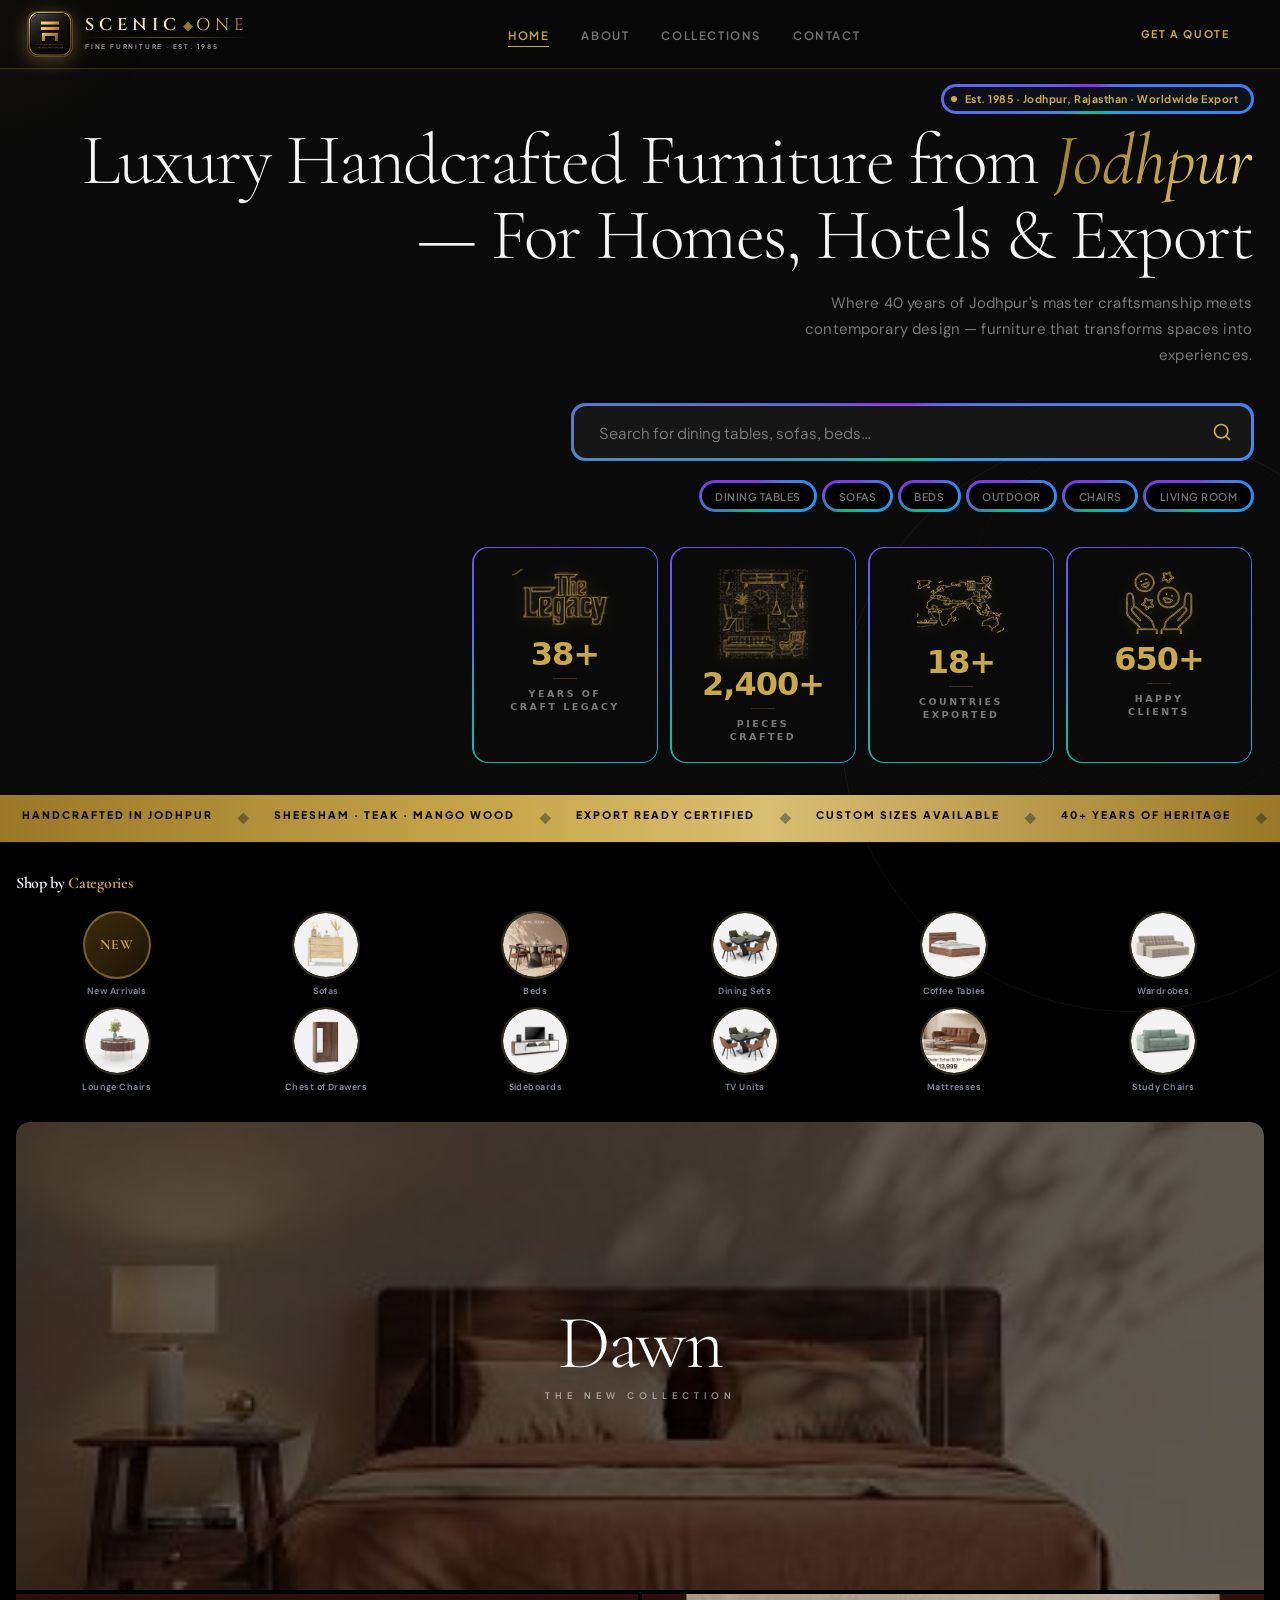
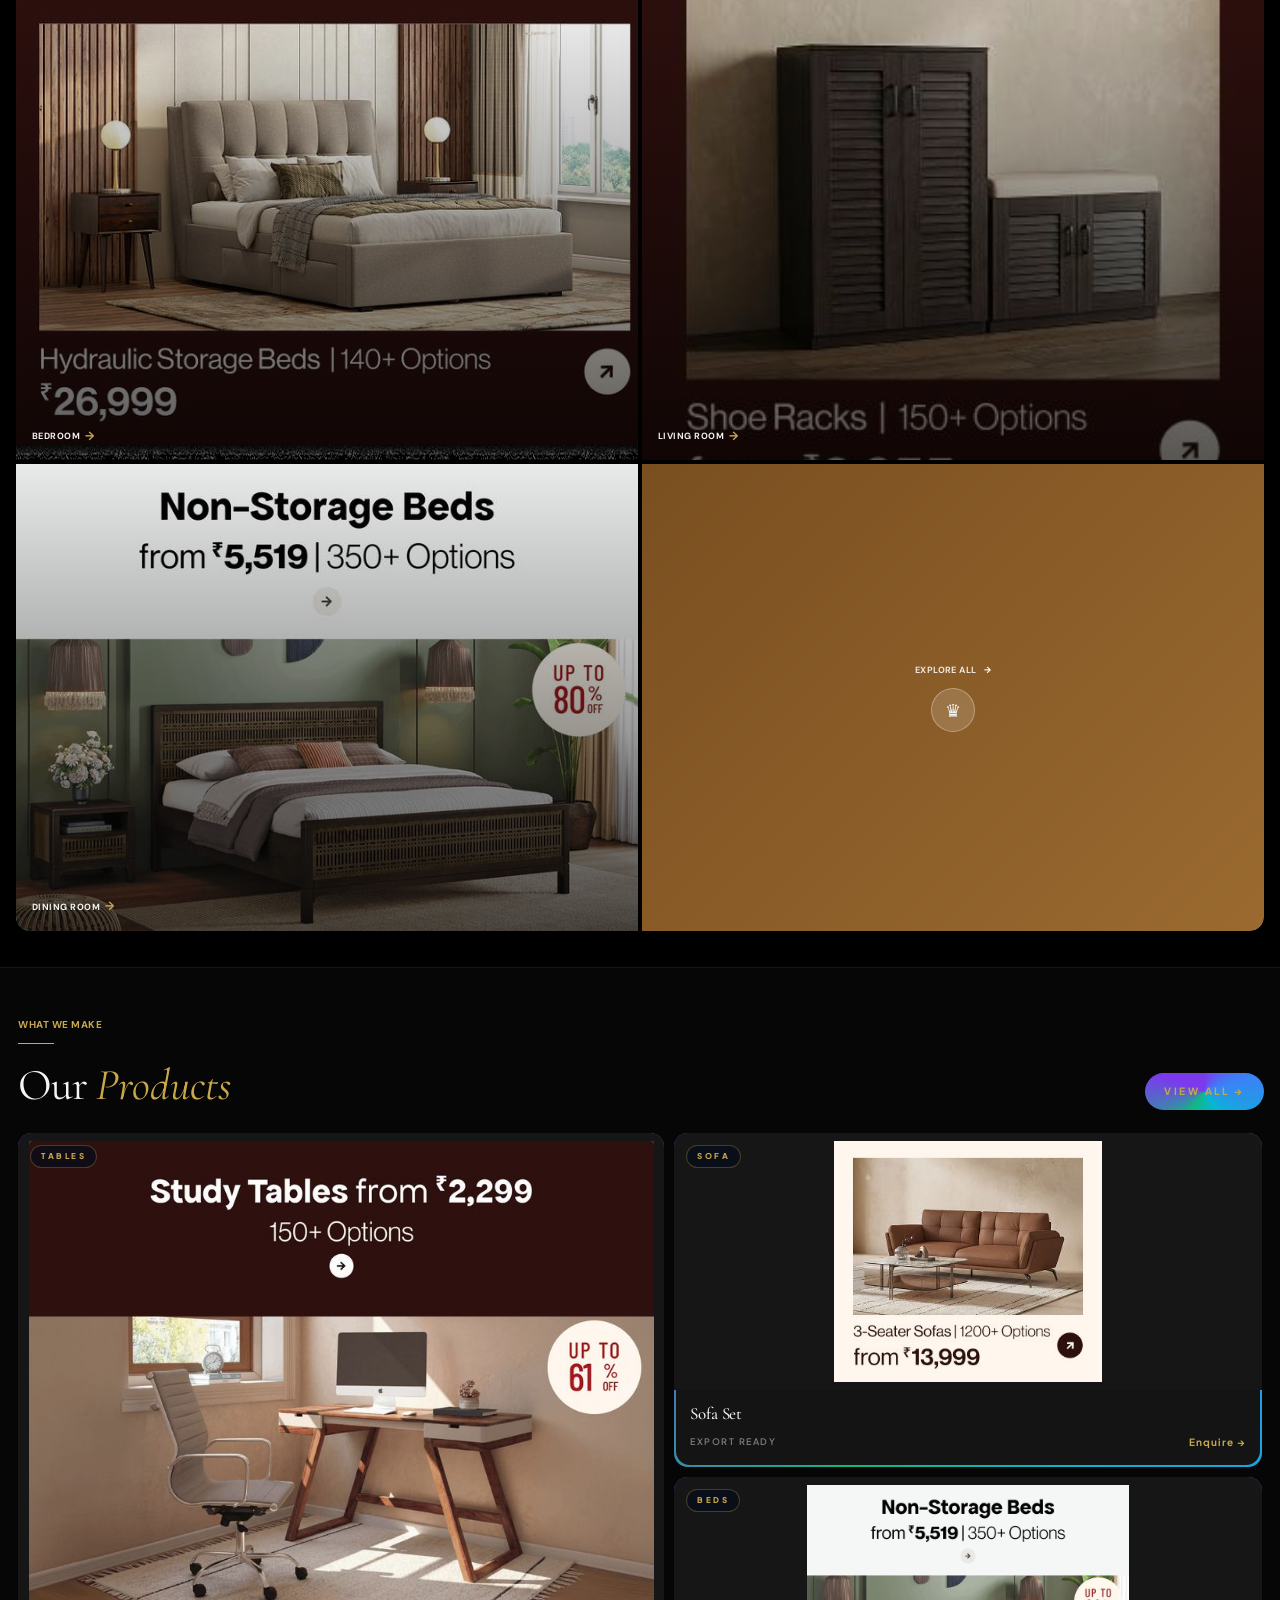
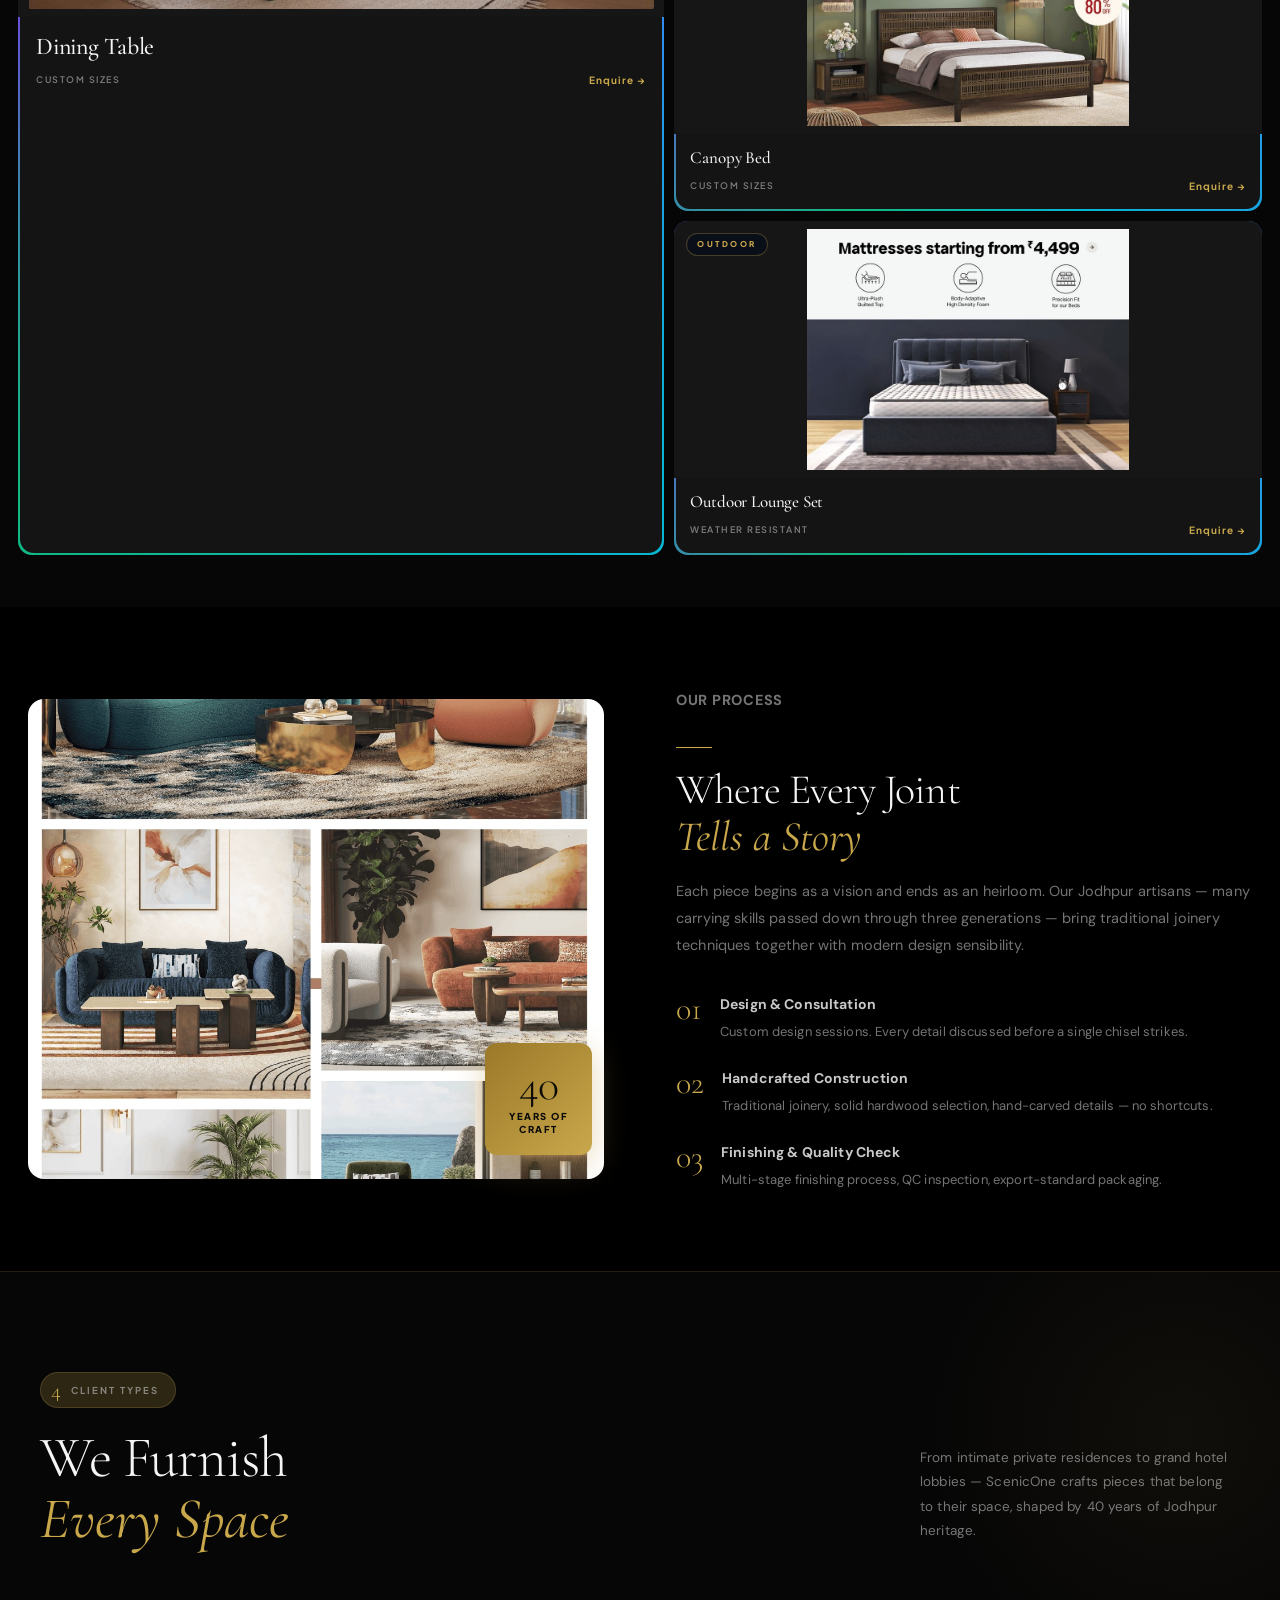
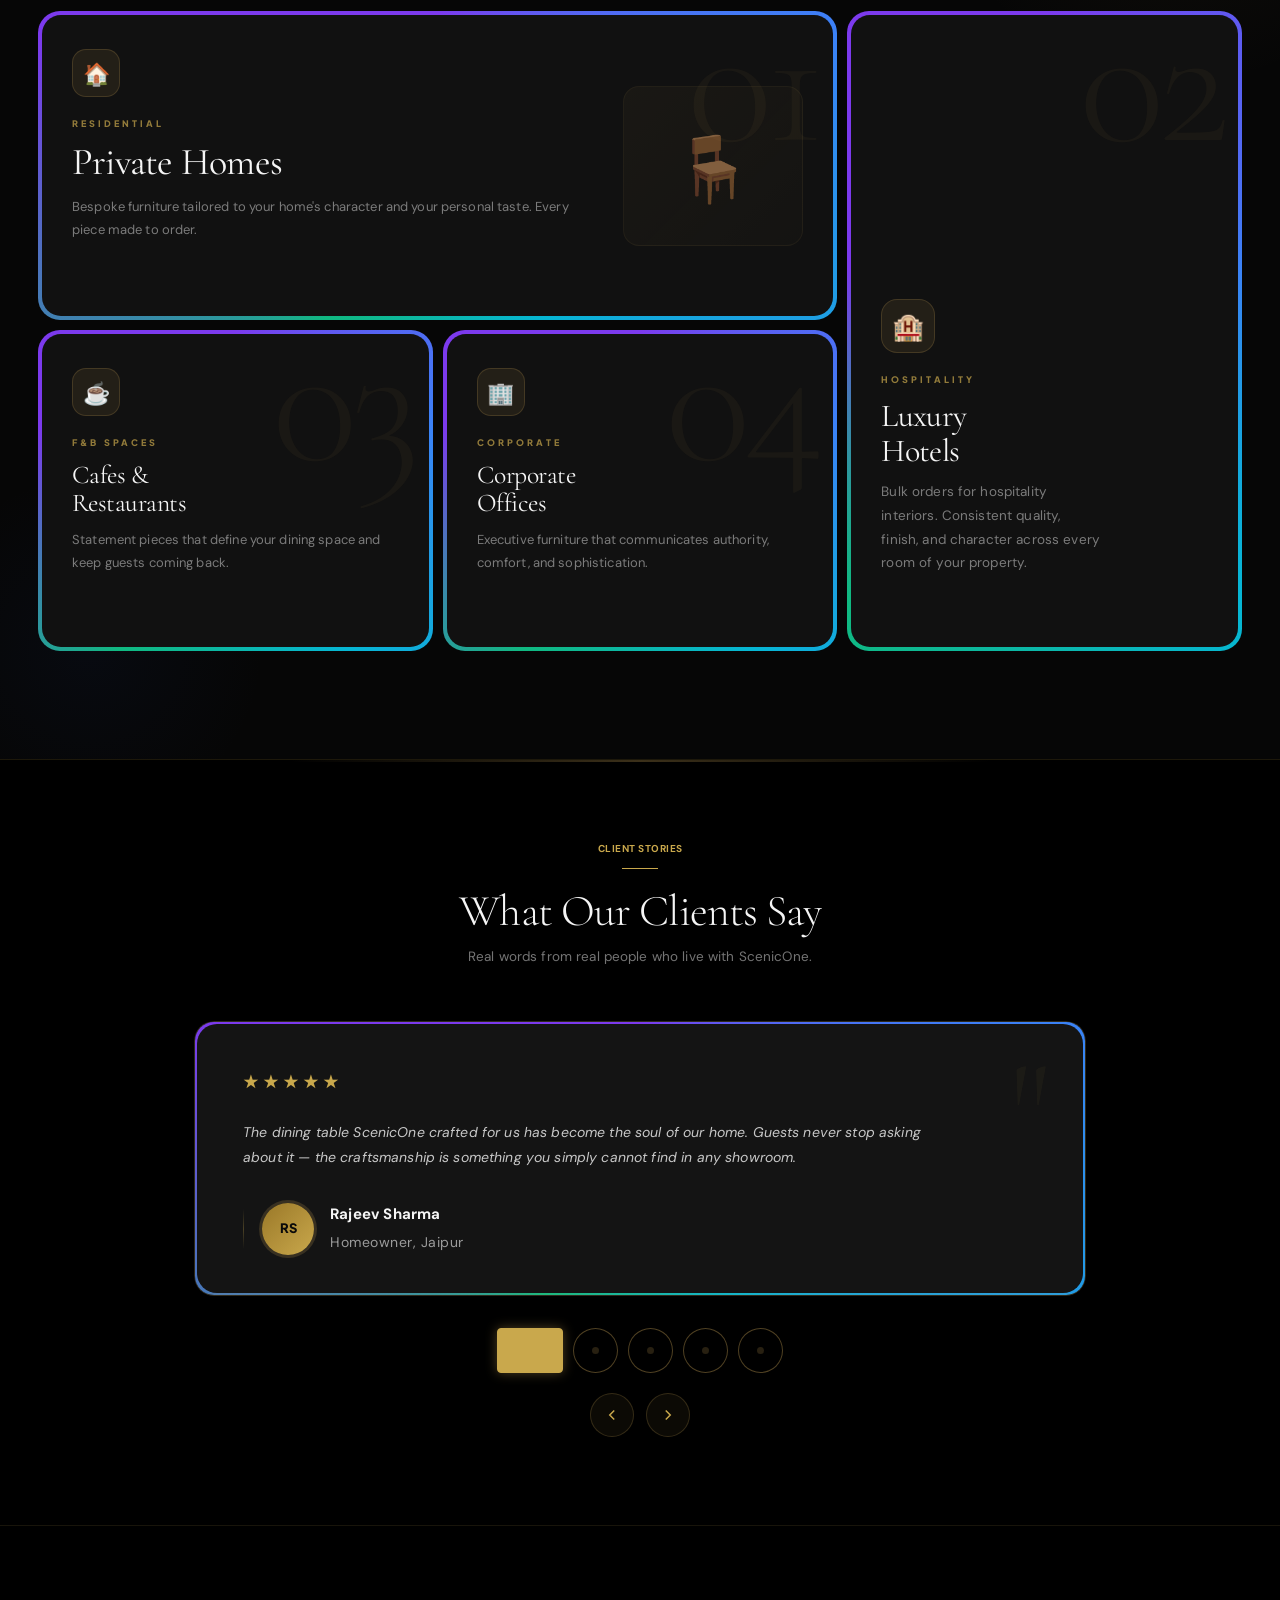
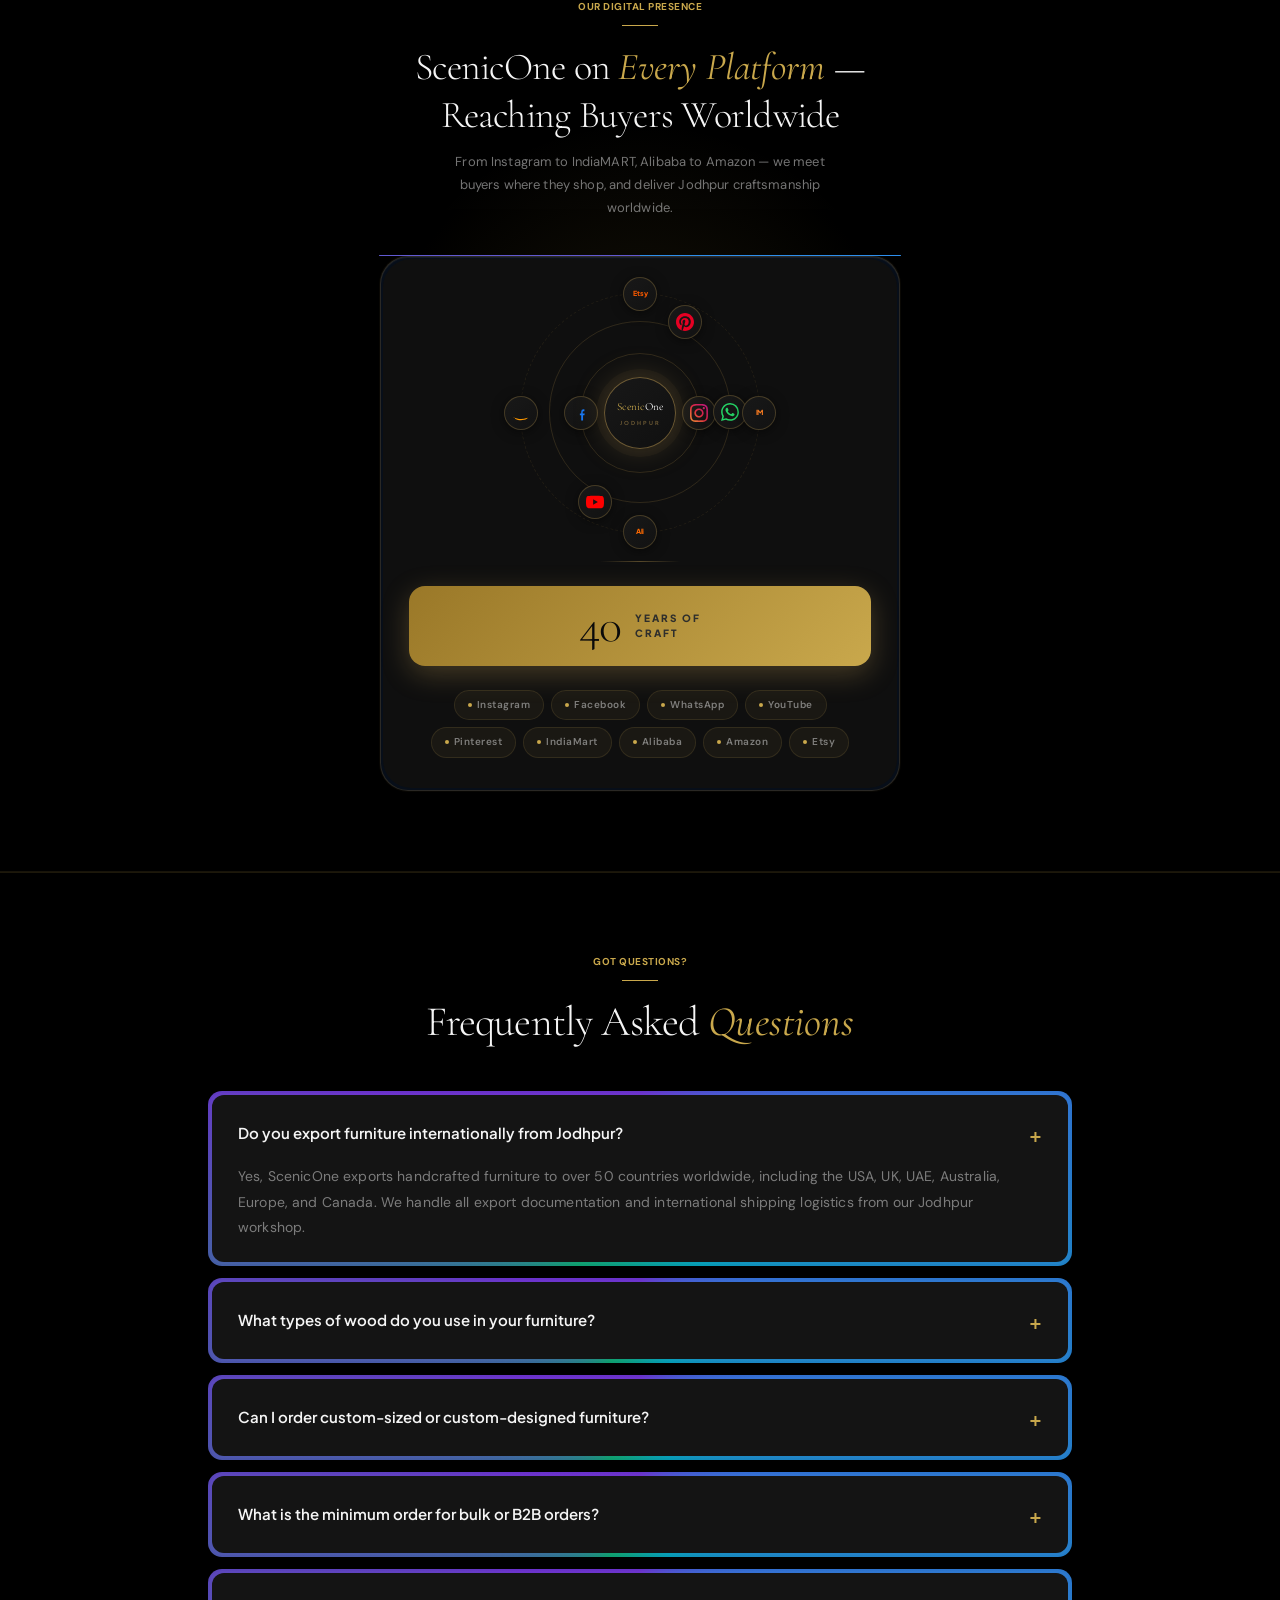
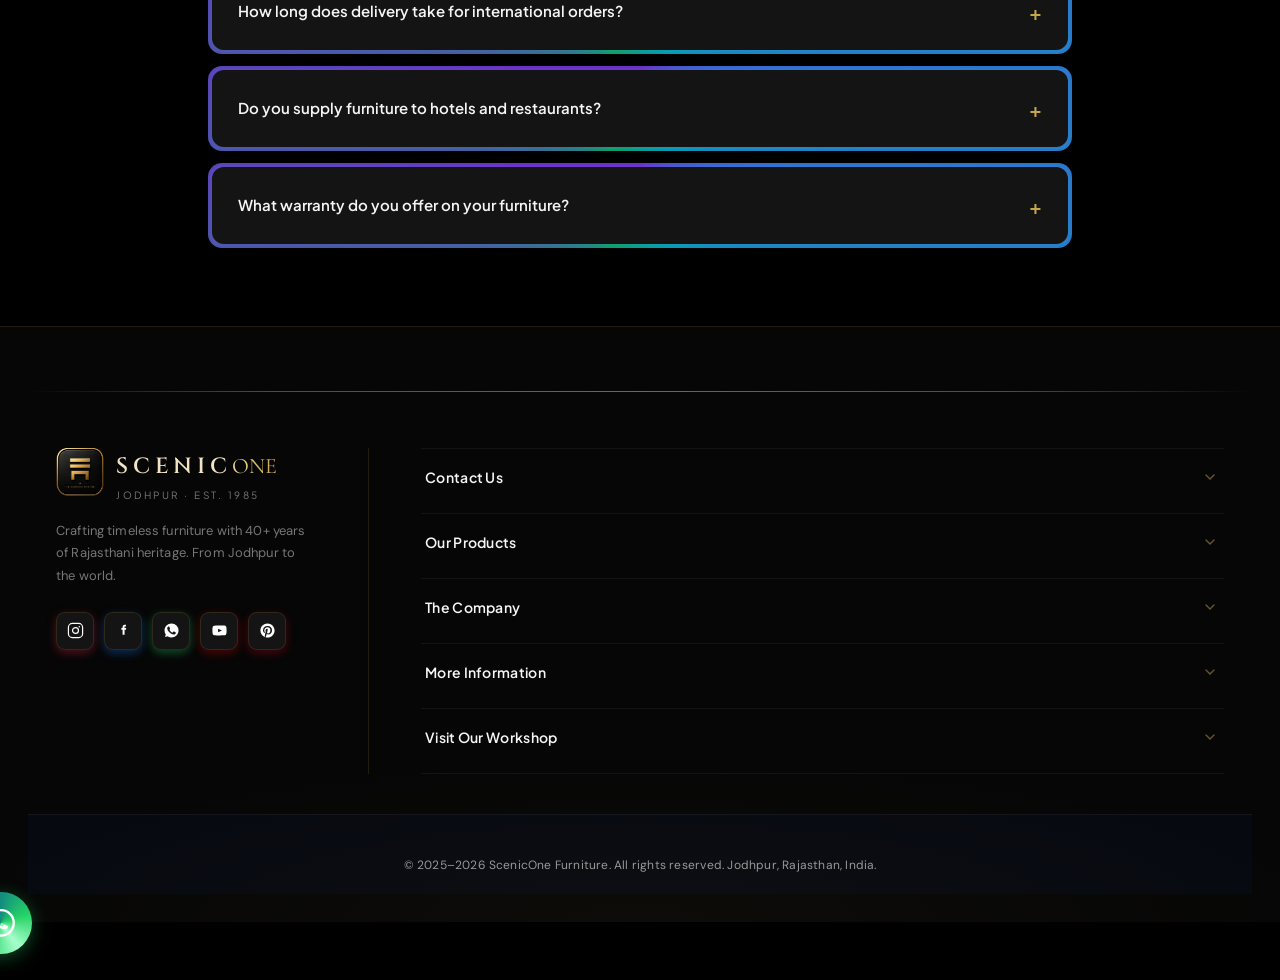
<file: index.html>
<!DOCTYPE html>
<html lang="en-IN">
<meta charset="UTF-8"/>
<!-- AGENT-MAP: scenicone-v10 | Theme: Midnight Navy + Gold -->
<head>
<meta name="viewport" content="width=device-width, initial-scale=1.0"/>
<title>ScenicOne Furniture — Luxury Handcrafted Furniture, Jodhpur</title>
<meta name="description" content="ScenicOne — Jodhpur's finest luxury handcrafted furniture since 1985. Tables, beds, sofas, dining sets & outdoor furniture. B2B export worldwide. Request a free quote today."/>
<meta name="keywords" content="luxury furniture jodhpur, handcrafted furniture india, furniture manufacturer jodhpur, luxury furniture manufacturer india, export furniture jodhpur, scenicone furniture, wooden furniture jodhpur, hotel furniture manufacturer india, restaurant furniture jodhpur, solid wood furniture india, sheesham furniture, teak furniture india, custom furniture manufacturer, b2b furniture india, furniture exporter rajasthan"/>
<meta name="author" content="ScenicOne Furniture"/>
<meta name="robots" content="index, follow, max-snippet:-1, max-image-preview:large, max-video-preview:-1"/>
<!-- GEO SEO -->
<meta name="geo.region" content="IN-RJ"/>
<meta name="geo.placename" content="Jodhpur, Rajasthan, India"/>
<meta name="geo.position" content="26.2389;73.0243"/>
<meta name="ICBM" content="26.2389, 73.0243"/>
<!-- DNS Prefetch & Resource Hints -->
<link rel="dns-prefetch" href="//fonts.googleapis.com"/>
<link rel="dns-prefetch" href="//fonts.gstatic.com"/>
<link rel="dns-prefetch" href="//wa.me"/>
<link rel="preconnect" href="https://www.scenicone.com"/>
<meta property="og:title" content="ScenicOne Furniture — Luxury Handcrafted Furniture"/>
<meta property="og:description" content="40+ years of Jodhpur craftsmanship. Premium furniture for homes, hotels, restaurants & offices. Worldwide export."/>
<meta property="og:type" content="website"/>
<meta property="og:url" content="https://www.scenicone.com"/>
<meta name="theme-color" content="#c5a055"/>
<link rel="canonical" href="https://www.scenicone.com/"/>
<link rel="sitemap" type="application/xml" title="Sitemap" href="https://www.scenicone.com/sitemap.xml"/>
<link rel="alternate" hreflang="en-IN" href="https://www.scenicone.com/"/>
<link rel="alternate" hreflang="en-GB" href="https://www.scenicone.com/"/>
<link rel="alternate" hreflang="en-AE" href="https://www.scenicone.com/"/>
<link rel="alternate" hreflang="en-US" href="https://www.scenicone.com/"/>
<link rel="alternate" hreflang="en-AU" href="https://www.scenicone.com/"/>
<link rel="alternate" hreflang="en-CA" href="https://www.scenicone.com/"/>
<link rel="alternate" hreflang="x-default" href="https://www.scenicone.com/"/>
<meta property="og:image" content="https://www.scenicone.com/assets/og-image.jpg"/>
<meta property="og:image:width" content="1200"/>
<meta property="og:image:height" content="630"/>
<meta property="og:image:alt" content="ScenicOne — Luxury Handcrafted Furniture from Jodhpur"/>
<meta property="og:site_name" content="ScenicOne Furniture"/>
<meta property="og:locale" content="en_IN"/>
<meta property="og:locale:alternate" content="en_US"/>
<meta property="og:locale:alternate" content="en_GB"/>
<meta property="og:locale:alternate" content="en_AE"/>
<meta name="twitter:card" content="summary_large_image"/>
<meta name="twitter:site" content="@scenicone"/>
<meta name="twitter:creator" content="@scenicone"/>
<meta name="twitter:label1" content="Est."/>
<meta name="twitter:data1" content="1985 — Jodhpur, India"/>
<meta name="twitter:label2" content="Export"/>
<meta name="twitter:data2" content="50+ Countries Worldwide"/>
<meta name="twitter:title" content="ScenicOne — Luxury Handcrafted Furniture, Jodhpur"/>
<meta name="twitter:description" content="40+ years of Jodhpur craftsmanship. Premium furniture for homes, hotels, restaurants & offices. Worldwide export."/>
<meta name="twitter:image" content="https://www.scenicone.com/assets/og-image.jpg"/>
<link rel="icon" type="image/x-icon" href="/favicon.ico"/>
<link rel="icon" type="image/png" sizes="32x32" href="/favicon-32x32.png"/>
<link rel="apple-touch-icon" sizes="180x180" href="/apple-touch-icon.png"/>
<link rel="manifest" href="/site.webmanifest"/>
<meta http-equiv="X-Content-Type-Options" content="nosniff"/>
<meta http-equiv="Referrer-Policy" content="strict-origin-when-cross-origin"/>
<link rel="preconnect" href="https://fonts.googleapis.com"/>
<link rel="preconnect" href="https://fonts.gstatic.com" crossorigin/>
<link rel="preload" as="style" fetchpriority="high" href="https://fonts.googleapis.com/css2?family=Cormorant+Garamond:ital,wght@0,300;0,400;1,300;1,400&family=DM+Sans:wght@400;600&family=Plus+Jakarta+Sans:wght@400;600;700&family=Cinzel:wght@400;500;600;700&family=Cinzel+Decorative:wght@400;700&display=swap"/>
<link rel="stylesheet" href="https://fonts.googleapis.com/css2?family=Cormorant+Garamond:ital,wght@0,300;0,400;1,300;1,400&family=DM+Sans:wght@400;600&family=Plus+Jakarta+Sans:wght@400;600;700&family=Cinzel:wght@400;500;600;700&family=Cinzel+Decorative:wght@400;700&display=swap" media="print" onload="this.media='all'"/>
<style>
/* @section:root-vars ═══════════════════
   ROOT — Midnight Navy + Warm Gold
═══════════════════════════════════════ */
:root{

  --divider:rgba(255,255,255,0.05);
  --radius:12px;
  --radius-lg:16px;
  --shadow:0 4px 24px rgba(0,0,0,0.45);
  --shadow-lg:0 12px 48px rgba(0,0,0,0.55);
  --shadow-gold:0 4px 28px rgba(201,168,76,0.28);
  --gold: #c9a84c;
  --gold-mid: #d9be72;
  --gold-light: #edd894;
  --gold-deep: #9a7828;
  --gold-pale: rgba(201,168,76,0.10);
  --gold-pale2: rgba(201,168,76,0.20);
  --gold-dim: rgba(201,168,76,0.5);
  --bg: #000000;
  --bg2: #060606;
  --bg3: #111111;
  --bg4: #0d0d0d;
  --card: #141414;
  --card2: #0f0f0f;
  --text: #f5f5f5;
  --text2: #c8c8c8;
  --muted: rgba(200,200,200,0.58);
  --muted2: rgba(200,200,200,0.32);
  --border: rgba(201,168,76,0.14);
  --border2: rgba(255,255,255,0.08);
}
*{margin:0;padding:0;box-sizing:border-box;}
html{
  overflow-x:hidden;
  -webkit-text-size-adjust:100%;
  text-size-adjust:100%;
}

/* Accessibility: Respect reduced motion preference */
@media (prefers-reduced-motion: reduce) {
  html { scroll-behavior: auto; }
  .marquee-track { animation: none; }
  .hero-ring-1, .hero-ring-2 { animation: none; }
  .search-hero-top h1 em { animation: none; }
  .hero-pill .pdot { animation: none; }
  * { transition-duration: 0.01ms !important; animation-duration: 0.01ms !important; }
}
body{
  background:#000000;color:var(--text);
  font-family:'Plus Jakarta Sans',sans-serif;
  font-size:15px;line-height:1.65;
  overflow-x:hidden;
  -webkit-font-smoothing:antialiased;
}

/* Grain overlay */
body::before{
  content:'';position:fixed;inset:0;
  /* pattern removed */
  opacity:0.055;pointer-events:none;z-index:9998;
}

/* Scroll bar */
::-webkit-scrollbar{width:4px;}
::-webkit-scrollbar-track{background:var(--bg2);}
::-webkit-scrollbar-thumb{background:rgba(197,160,85,0.35);border-radius:2px;}
::-webkit-scrollbar-thumb:hover{background:var(--gold);}

/* Progress bar */
#scroll-bar{
  position:fixed;top:0;left:0;height:2px;
  background:linear-gradient(90deg,var(--gold-deep),var(--gold),var(--gold-light));
  width:0%;z-index:9999;
  box-shadow:0 0 8px rgba(197,160,85,0.5);
}

/* @section:utilities ═══════════════════ */
.label-caps{font-size:10px;letter-spacing:3.5px;text-transform:uppercase;color:var(--gold);font-weight:700;display:block;}
.gold-line{width:36px;height:1px;background:var(--gold);margin:10px 0 18px;}
.gold-line.center{margin:10px auto 18px;}
em{font-style:italic;color:var(--gold);}
.serif{font-family:'Cormorant Garamond',serif;}

/* @section:reveal ══════════════════════ */
.reveal{opacity:1;transform:none;transition:opacity 0.65s ease,transform 0.65s ease;}
.reveal.visible{opacity:1;transform:none;}
.reveal-delay-1{transition-delay:0.11s;}
.reveal-delay-2{transition-delay:0.22s;}
.reveal-delay-3{transition-delay:0.33s;}

/* Cursor glow - desktop only */
#cursor-glow{
  position:fixed;width:320px;height:320px;border-radius:50%;
  background:radial-gradient(circle,rgba(197,160,85,0.05) 0%,transparent 70%);
  pointer-events:none;z-index:9990;
  transform:translate(-50%,-50%);
  transition:left 0.12s ease,top 0.12s ease;
  display:none; /* hidden by default, shown only on desktop */
}
@media(hover:hover) and (pointer:fine){
  #cursor-glow{display:block;}
}

/* @section:nav ═════════════════════════
   NAV
════════════════════════════════════════ */
#navbar{
  position:fixed;top:0;left:0;right:0;z-index:1000;
  background:rgba(8,8,8,0.95);
  backdrop-filter:blur(22px) saturate(1.1);
  -webkit-backdrop-filter:blur(22px) saturate(1.1);
  border-bottom:1px solid rgba(201,168,76,0.22);
  box-shadow:0 1px 0 rgba(201,168,76,0.08);
  transition:background 0.3s,box-shadow 0.3s;
  /* Prevent repaint jitter on mobile Chrome */
  will-change:transform;
  transform:translateZ(0);
  -webkit-transform:translateZ(0);
}
#navbar .container{
  max-width:1280px;margin:0 auto;padding:0 28px;
  display:flex;align-items:center;justify-content:space-between;height:68px;
}
#navbar.scrolled{background:rgba(5,5,5,0.99);box-shadow:0 2px 28px rgba(0,0,0,0.7),0 1px 0 rgba(201,168,76,0.15);}

/* Logo */
.nav-logo{display:flex;align-items:center;gap:13px;text-decoration:none;}
.logo-icon{
  width:44px;height:44px;border-radius:10px;flex-shrink:0;
  display:flex;align-items:center;justify-content:center;
  box-shadow:0 0 0 1px rgba(197,160,85,0.3), 0 4px 20px rgba(197,160,85,0.4);
  overflow:hidden;
  background:#0a0a0a;
}
.logo-icon img{width:100%;height:100%;object-fit:cover;border-radius:10px;}
.logo-text-wrap{display:flex;flex-direction:column;gap:0px;}

/* Main brand name row */
.logo-name-row{
  display:flex;align-items:baseline;gap:0;line-height:1;
}
.logo-scenic{
  font-family:'Cinzel',serif;
  font-size:17px;font-weight:600;
  letter-spacing:5px;
  text-transform:uppercase;
  color:#f0e4c4;
}
.logo-sep{
  font-family:'Cinzel',serif;
  font-size:13px;font-weight:400;
  color:var(--gold);
  letter-spacing:0;
  margin:0 3px 0 2px;
  opacity:0.7;
}
.logo-one{
  font-family:'Cinzel',serif;
  font-size:17px;font-weight:400;
  letter-spacing:5px;
  text-transform:uppercase;
  background:linear-gradient(90deg,var(--gold-light) 0%,var(--gold) 60%,var(--gold-deep) 100%);
  -webkit-background-clip:text;-webkit-text-fill-color:transparent;
  background-clip:text;
}

/* Thin gold rule below brand name */
.logo-rule{
  width:100%;height:1px;
  background:linear-gradient(90deg,transparent,var(--gold-dim),transparent);
  margin:4px 0 3px;
}

.logo-sub{
  font-family:'Plus Jakarta Sans',sans-serif;
  font-size:6.5px;font-weight:700;letter-spacing:1.8px;
  text-transform:uppercase;
  color:rgba(200,200,200,0.75);
  white-space:nowrap;
}

/* Keep old .logo-text for anything else that uses it */
.logo-text{color:var(--text);}
.logo-text span{color:var(--gold);}

.nav-links{display:flex;gap:32px;list-style:none;}
.nav-links a{
  font-size:11.5px;font-weight:600;letter-spacing:1.6px;
  text-transform:uppercase;text-decoration:none;
  color:var(--muted);transition:color 0.2s;
  position:relative;padding-bottom:2px;
}
.nav-links a::after{content:'';position:absolute;bottom:-2px;left:0;width:0;height:1px;background:var(--gold);transition:width 0.25s;}
.nav-links a:hover,.nav-links a.active{color:var(--gold);}
.nav-links a:hover::after,.nav-links a.active::after{width:100%;}

.nav-right{display:flex;align-items:center;gap:12px;}
.btn-nav-cta{
  padding:9px 22px;border:1.5px solid var(--gold);color:var(--gold);
  background:transparent;font-family:'Plus Jakarta Sans',sans-serif;
  font-size:10.5px;font-weight:700;letter-spacing:1.8px;
  text-transform:uppercase;text-decoration:none;border-radius:6px;
  transition:all 0.22s;
}
.btn-nav-cta:hover{background:var(--gold);color:#0a0a0a;}

.nav-hamburger{display:none;flex-direction:column;gap:5px;background:none;border:none;cursor:pointer;padding:4px;}
.nav-hamburger span{display:block;width:22px;height:1.5px;background:var(--text);border-radius:2px;transition:all 0.3s;}

.nav-mobile-menu{
  display:none;position:fixed;top:68px;left:0;right:0;
  background:rgba(5,5,5,0.99);backdrop-filter:blur(24px);
  border-bottom:1px solid var(--border);
  padding:12px 28px 24px;z-index:999;flex-direction:column;gap:2px;
}
.nav-mobile-menu.open{display:flex;}
.nav-mobile-menu a{
  color:var(--text);text-decoration:none;
  font-size:15px;padding:13px 0;
  border-bottom:1px solid var(--divider);transition:color 0.2s;
}
.nav-mobile-menu a:hover{color:var(--gold);}

/* @section:search-hero ═════════════════
   SEARCH HERO
═══════════════════════════════════════ */
#search-hero{
  margin-top:68px;
  background:#0a0a0a;
  padding:0px 28px 32px;position:relative;
  overflow:visible;
}
#search-hero::before{
  content:'';position:absolute;inset:0;
  background:none;
  pointer-events:none;
}
/* Star-dot pattern */
#search-hero::after{
  content:'';position:absolute;inset:0;
  background-image:radial-gradient(rgba(197,160,85,0.22) 1px,transparent 1px);
  background-size:52px 52px;opacity:0.06;pointer-events:none;
}
/* Spinning rings in hero */
.hero-ring{
  position:absolute;border-radius:50%;pointer-events:none;
  will-change:transform;
  backface-visibility:hidden;
  -webkit-backface-visibility:hidden;
}
.hero-ring-1{
  right:-140px;top:50%;width:580px;height:580px;
  border:1px solid rgba(197,160,85,0.09);
  animation:spin-slow 48s linear infinite;
}
.hero-ring-2{
  right:-60px;top:50%;width:380px;height:380px;
  border:1px dashed rgba(197,160,85,0.06);
  animation:spin-slow 30s linear infinite reverse;
}
@keyframes spin-slow{
  from{transform:translateY(-50%) rotate(0deg);}
  to{transform:translateY(-50%) rotate(360deg);}
}

.search-hero-inner{max-width:1280px;margin:0 auto;position:relative;z-index:1;overflow:visible;}
.search-hero-top{text-align:right;margin-bottom:20px;padding-top:16px;overflow:visible;}
.search-hero-top .label-caps{margin-bottom:16px;}
.search-hero-top h1{
  font-family:'Cormorant Garamond',serif;
  font-size:clamp(38px,6vw,72px);
  font-weight:300;line-height:1.05;letter-spacing:-1.5px;
  color:var(--text);margin-bottom:16px;
}
.search-hero-top h1 em{
  background:linear-gradient(120deg,var(--gold-deep) 0%,var(--gold) 35%,var(--gold-light) 55%,var(--gold) 100%);
  background-size:200% auto;
  -webkit-background-clip:text;-webkit-text-fill-color:transparent;background-clip:text;
  font-style:italic;animation:shine 4s linear infinite;
}
@keyframes shine{0%{background-position:0% center;}100%{background-position:200% center;}}
.search-hero-top p{font-size:15px;color:var(--muted);max-width:480px;margin:0 0 0 auto;line-height:1.75;}

/* Pill badge */
.hero-pill{
  display:inline-flex;align-items:center;gap:8px;
  background:var(--gold-pale2);border:1px solid rgba(197,160,85,0.28);
  padding:5px 14px 5px 8px;border-radius:100px;margin-bottom:10px;
}
.hero-pill .pdot{width:6px;height:6px;background:var(--gold);border-radius:50%;animation:pulse 1.8s infinite;}
@keyframes pulse{0%,100%{opacity:1;}50%{opacity:0.3;}}
.hero-pill .ptxt{font-size:10.5px;font-weight:700;color:var(--gold);letter-spacing:0.5px;}

/* Stats row in hero — Figma Editorial Style */
.hero-stats-bar{
  display:grid;grid-template-columns:repeat(4,1fr);gap:12px;
  max-width:780px;margin:36px 0 0 auto;
}
.hstat{
  position:relative;
  isolation:isolate;
  padding:22px 20px 20px;
  background:#0a0a0a;
  border:none;
  border-radius:16px;
  text-align:center;
  backdrop-filter:blur(16px);
  -webkit-backdrop-filter:blur(16px);
  transition:transform 0.28s;
  overflow:hidden;
}
/* Glow border layer — always visible */
.hstat::before{
  content:'';
  position:absolute;
  inset:-1.5px;
  border-radius:17.5px;
  background:conic-gradient(
    from var(--glow-angle),
    #7c3aed 0%,
    #3b82f6 20%,
    #06b6d4 38%,
    #10b981 52%,
    #14b8a6 65%,
    #6366f1 80%,
    #7c3aed 100%
  );
  animation:glow-spin 4s linear infinite;
  z-index:-2;
  opacity:1;
}
/* Dark fill layer */
.hstat::after{
  content:'';
  position:absolute;
  inset:1.5px;
  border-radius:14.5px;
  background:#0a0a0a;
  z-index:-1;
}
.hstat:hover{
  transform:translateY(-3px);
  box-shadow:0 8px 28px rgba(0,0,0,0.35);
}
.hstat-icon{
  font-size:16px;margin-bottom:10px;display:block;opacity:0.7;
}
.hstat .hnum{
  font-family:-apple-system,'SF Pro Display','SF Pro Text',BlinkMacSystemFont,'Segoe UI',system-ui,sans-serif;
  font-size:32px;font-weight:700;
  color:var(--gold);line-height:1;
  margin-bottom:7px;
  letter-spacing:-1px;
  font-variant-numeric:tabular-nums;
}
.hstat .hlbl{
  font-family:-apple-system,'SF Pro Text',BlinkMacSystemFont,'Segoe UI',system-ui,sans-serif;
  font-size:9.5px;color:var(--muted);
  font-weight:700;letter-spacing:2.5px;
  text-transform:uppercase;line-height:1.4;
}
.hstat-divider{
  width:24px;height:1px;background:rgba(197,160,85,0.25);
  margin:8px auto;
}

/* Search bar */
.search-bar-wrap{max-width:680px;margin:36px 0 22px auto;position:relative;}
.search-bar-wrap input{
  width:100%;padding:17px 58px 17px 26px;
  background:rgba(255,255,255,0.04);
  border:1.5px solid rgba(197,160,85,0.22);
  border-radius:14px;color:var(--text);
  font-family:'Plus Jakarta Sans',sans-serif;font-size:15px;outline:none;
  transition:border-color 0.25s,background 0.25s,box-shadow 0.25s;
}
.search-bar-wrap input::placeholder{color:var(--muted);}
.search-bar-wrap input:focus{
  border-color:var(--gold);
  background:rgba(197,160,85,0.04);
  box-shadow:0 0 0 3px rgba(197,160,85,0.1),0 4px 28px rgba(0,0,0,0.35);
}
.search-bar-wrap .search-icon{
  position:absolute;right:20px;top:50%;transform:translateY(-50%);
  color:var(--gold);display:flex;align-items:center;pointer-events:none;
}
.search-suggestions{display:flex;flex-wrap:wrap;gap:8px;justify-content:flex-end;}
.search-suggestions a{
  padding:6px 15px;border:1px solid rgba(197,160,85,0.15);
  border-radius:100px;color:var(--muted);
  font-size:10.5px;font-weight:600;letter-spacing:0.5px;
  text-decoration:none;text-transform:uppercase;transition:all 0.2s;
}
.search-suggestions a:hover{border-color:var(--gold);color:var(--gold);background:var(--gold-pale);}

/* @section:marquee ═════════════════════
   MARQUEE BAND
═══════════════════════════════════════ */
.marquee-band{
  background:linear-gradient(90deg,var(--gold-deep),var(--gold) 40%,var(--gold-mid) 60%,var(--gold-deep));
  padding:11px 0;overflow:hidden;
  width:100%;max-width:100%;
}
.marquee-track{
  display:flex;white-space:nowrap;
  animation:mq 30s linear infinite;
  will-change:transform;
}
@keyframes mq{from{transform:translateX(0);}to{transform:translateX(-50%);}}
.mq-item{font-size:10.5px;font-weight:800;color:#0a0a0a;padding:0 22px;letter-spacing:2px;text-transform:uppercase;}
.mq-dot{color:rgba(13,21,40,0.4);margin:0 2px;}

/* @section:section-header ══════════════
   SECTION HEADER
═══════════════════════════════════════ */
.section-header{
  max-width:1280px;margin:0 auto 28px;padding:0 28px;
  display:flex;align-items:flex-end;justify-content:space-between;
}
.section-header-left .label-caps{margin-bottom:7px;}
.section-header-left h2{
  font-family:'Cormorant Garamond',serif;
  font-size:clamp(22px,3vw,34px);font-weight:300;color:var(--text);
}
.section-header-right a{
  font-size:10.5px;letter-spacing:1.8px;text-transform:uppercase;
  color:var(--gold);text-decoration:none;font-weight:700;
  padding:8px 18px;border:1px solid rgba(197,160,85,0.25);
  border-radius:6px;transition:all 0.2s;
}
.section-header-right a:hover{background:var(--gold-pale);border-color:var(--gold-dim);}

/* @section:categories ══════════════════
   CATEGORIES SCROLL
═══════════════════════════════════════ */
#categories-scroll{padding:56px 0 44px;background:var(--bg);position:relative;}
.cats-scroll-wrap{position:relative;}
.cats-scroll-track{
  display:flex;gap:22px;overflow-x:auto;scroll-snap-type:x mandatory;
  padding:8px 28px 20px;-webkit-overflow-scrolling:touch;scrollbar-width:none;
}
.cats-scroll-track::-webkit-scrollbar{display:none;}
.cat-pill{
  flex-shrink:0;scroll-snap-align:start;
  display:flex;flex-direction:column;align-items:center;gap:12px;
  text-decoration:none;cursor:pointer;transition:transform 0.2s;
}
.cat-pill:hover{transform:translateY(-5px);}
.cat-pill-circle{
  width:100px;height:100px;border-radius:50%;
  background:var(--card);border:1.5px solid rgba(197,160,85,0.14);
  display:flex;align-items:center;justify-content:center;
  overflow:hidden;position:relative;
  transition:border-color 0.25s,box-shadow 0.25s;
}
.cat-pill:hover .cat-pill-circle{
  border-color:rgba(197,160,85,0.5);
  box-shadow:0 0 24px rgba(197,160,85,0.16);
}
.cat-emoji{font-size:36px;}
.cat-pill-label{
  font-size:11.5px;font-weight:600;letter-spacing:0.3px;
  color:var(--muted);white-space:nowrap;transition:color 0.2s;
}
.cat-pill:hover .cat-pill-label{color:var(--text);}
.scroll-arrow{
  position:absolute;top:50%;transform:translateY(-60%);
  width:38px;height:38px;border-radius:50%;
  background:var(--card);border:1px solid rgba(197,160,85,0.22);
  color:var(--gold);display:flex;align-items:center;justify-content:center;
  cursor:pointer;z-index:10;transition:all 0.2s;user-select:none;
}
.scroll-arrow:hover{background:var(--gold-pale);border-color:var(--gold);box-shadow:0 0 16px rgba(197,160,85,0.22);}
.scroll-arrow.left{left:6px;}
.scroll-arrow.right{right:6px;}

/* @section:collection ══════════════════
   COLLECTION HERO GRID
═══════════════════════════════════════ */
#collection-hero-wrap{padding:0 28px 72px;background:var(--bg);}
#collection-hero-wrap .inner{max-width:1280px;margin:0 auto;}
.coll-hero-grid{display:grid;grid-template-rows:auto auto;gap:4px;}
.coll-hero-main{
  position:relative;width:100%;aspect-ratio:16/7;min-height:280px;
  border-radius:16px 16px 0 0;overflow:hidden;
  background:linear-gradient(135deg,#121212 0%,#1e1e1e 40%,#0e0e0e 100%);
  display:flex;align-items:center;justify-content:center;
}
/* Gold shimmer lines in main hero */
.coll-hero-main::before{
  content:'';position:absolute;inset:0;
  background:
    linear-gradient(45deg,transparent 40%,rgba(197,160,85,0.04) 50%,transparent 60%),
    radial-gradient(ellipse at 50% 50%,rgba(197,160,85,0.07) 0%,transparent 60%);
  pointer-events:none;
}
.coll-hero-main-content{text-align:center;z-index:2;position:relative;}
.coll-title-main{
  font-family:'Cormorant Garamond',serif;
  font-size:clamp(44px,7.5vw,88px);font-weight:300;
  color:#fff;line-height:0.92;letter-spacing:-2px;
  text-shadow:0 2px 30px rgba(0,0,0,0.4);
}
.coll-crown{display:inline-block;width:28px;height:20px;margin-bottom:4px;vertical-align:middle;}
.coll-sub{font-size:11px;letter-spacing:5px;text-transform:uppercase;color:rgba(255,255,255,0.55);margin-top:12px;font-weight:600;}
.coll-hero-bottom{display:grid;grid-template-columns:1fr 1fr;grid-template-rows:1fr 1fr;gap:4px;}
.coll-sub-card{
  position:relative;overflow:hidden;aspect-ratio:4/3;cursor:pointer;
  transition:transform 0.3s;
}
.coll-sub-card:hover{transform:scale(1.01);}
.coll-sub-card:nth-child(3){border-radius:0 0 0 16px;}
.coll-sub-overlay{position:absolute;inset:0;background:linear-gradient(to bottom,rgba(8,12,26,0.05) 0%,rgba(8,12,26,0.7) 100%);}
.coll-sub-content{position:absolute;bottom:20px;left:22px;z-index:2;}
.coll-room-label{
  font-size:11px;letter-spacing:3px;text-transform:uppercase;
  color:rgba(255,255,255,0.92);font-weight:700;
  display:flex;align-items:center;gap:6px;
  transition:color 0.2s;
}
.coll-room-label::after{content:'→';font-size:14px;color:var(--gold);}
.coll-sub-card:hover .coll-room-label{color:var(--gold);}
.bg-bedroom{background:linear-gradient(135deg,#16101e 0%,#241638 100%);}
.bg-living{background:linear-gradient(135deg,#1c1409 0%,#2d2010 100%);}
.bg-dining{background:linear-gradient(135deg,#0f1a10 0%,#1a2c1a 100%);}
.coll-explore-card{
  position:relative;overflow:hidden;aspect-ratio:4/3;
  background:linear-gradient(135deg,#1e2a14,#2d3d1a);
  display:flex;align-items:center;justify-content:center;
  cursor:pointer;border-radius:0 0 16px 0;transition:background 0.3s;
}
.coll-explore-card:hover{background:linear-gradient(135deg,#253516,#374a20);}
.coll-explore-inner{text-align:center;}
.explore-label{
  font-size:10.5px;letter-spacing:3.5px;text-transform:uppercase;
  color:rgba(255,255,255,0.75);font-weight:700;
  display:flex;align-items:center;justify-content:center;gap:8px;
}
.explore-label::after{content:'→';color:var(--gold);}
.coll-explore-icon{
  width:52px;height:52px;border-radius:50%;background:var(--gold);
  display:flex;align-items:center;justify-content:center;
  margin:12px auto 0;font-size:22px;
}

/* ═══════════════════════════════════════
   FEATURED PRODUCTS
═══════════════════════════════════════ */
#featured{padding:60px 28px;background:var(--bg2);border-top:1px solid var(--border);}
#featured .inner{max-width:1280px;margin:0 auto;}
.products-row{display:grid;grid-template-columns:repeat(4,1fr);gap:20px;margin-top:32px;}
.product-card{
  background:var(--card);border:1px solid var(--border);
  border-radius:var(--radius-lg);overflow:hidden;
  transition:border-color 0.25s,box-shadow 0.25s,transform 0.25s;cursor:pointer;
}
.product-card:hover{
  border-color:var(--gold-dim);
  box-shadow:0 8px 32px rgba(0,0,0,0.4),0 0 20px rgba(197,160,85,0.09);
  transform:translateY(-4px);
}
.product-card-img{
  aspect-ratio:4/3;overflow:hidden;background:var(--card2);
  display:flex;align-items:center;justify-content:center;position:relative;
}
.product-card-img::after{
  content:attr(data-label);
  position:absolute;inset:0;display:flex;align-items:center;justify-content:center;
  font-family:'Cormorant Garamond',serif;font-size:38px;
  color:rgba(197,160,85,0.22);letter-spacing:2px;
}
.product-card-img img{
  width:100%;height:100%;object-fit:cover;
  transition:transform 0.4s ease;position:relative;z-index:1;
}
.product-card:hover .product-card-img img{transform:scale(1.05);}

/* Enquire overlay on hover */
.product-card-img-overlay{
  position:absolute;inset:0;background:rgba(8,12,26,0);
  display:flex;align-items:center;justify-content:center;
  transition:background 0.3s;z-index:2;
}
.product-card:hover .product-card-img-overlay{background:rgba(8,12,26,0.4);}
.product-card-enquire{
  background:var(--gold);color:#0a0a0a;
  padding:9px 20px;border-radius:7px;
  font-size:10.5px;font-weight:800;letter-spacing:1px;text-transform:uppercase;
  opacity:0;transform:translateY(10px);
  transition:all 0.26s;cursor:pointer;border:none;text-decoration:none;
  display:inline-block;
}
.product-card:hover .product-card-enquire{opacity:1;transform:translateY(0);}

.product-card-body{padding:18px;}
.product-card-category{font-size:9.5px;letter-spacing:2.5px;text-transform:uppercase;color:var(--gold);margin-bottom:7px;font-weight:700;}
.product-card-name{font-family:'Cormorant Garamond',serif;font-size:19px;font-weight:400;color:var(--text);margin-bottom:14px;}
.product-card-footer{display:flex;align-items:center;justify-content:space-between;}
.btn-enquire{
  font-size:9.5px;font-weight:700;letter-spacing:1.5px;
  text-transform:uppercase;color:var(--gold);
  border:1px solid rgba(197,160,85,0.28);
  padding:7px 14px;border-radius:5px;
  cursor:pointer;transition:all 0.2s;text-decoration:none;
}
.btn-enquire:hover{background:var(--gold-pale);border-color:var(--gold);}
.product-meta{font-size:10.5px;color:var(--muted);}

/* ═══════════════════════════════════════
   CRAFTSMANSHIP
═══════════════════════════════════════ */
#craftsmanship{padding:80px 28px;background:var(--bg);overflow:hidden;}
#craftsmanship .inner{max-width:1280px;margin:0 auto;}
.craft-grid{display:grid;grid-template-columns:1fr 1fr;gap:72px;align-items:center;}
.craft-image{position:relative;border-radius:var(--radius-lg);overflow:visible;min-height:380px;}
.craft-image-placeholder{
  width:100%;min-height:380px;border-radius:var(--radius-lg);
  background:linear-gradient(135deg,#121212 0%,#1e1e1e 50%,#121212 100%);
  display:flex;flex-direction:column;align-items:center;justify-content:center;gap:16px;
  border:1px solid var(--border);
}
.craft-image-placeholder .craft-icon{font-size:56px;opacity:0.45;}
.craft-image-placeholder p{font-family:'Cormorant Garamond',serif;font-size:18px;color:rgba(197,160,85,0.4);letter-spacing:2px;}
.craft-image>img{width:100%;height:100%;object-fit:cover;border-radius:var(--radius-lg);position:absolute;inset:0;}
.craft-image-badge{
  position:absolute;bottom:24px;right:12px;
  background:linear-gradient(135deg,var(--gold-deep),var(--gold));
  padding:20px 24px;border-radius:12px;
  color:#0a0a0a;text-align:center;
  box-shadow:0 8px 32px rgba(197,160,85,0.4);
}
.craft-image-badge .big-num{font-family:'Cormorant Garamond',serif;font-size:44px;font-weight:300;line-height:1;}
.craft-image-badge .small-label{font-size:9.5px;font-weight:800;letter-spacing:1.5px;text-transform:uppercase;margin-top:3px;line-height:1.3;}
.craft-content h2{font-family:'Cormorant Garamond',serif;font-size:clamp(28px,3.5vw,42px);font-weight:300;color:var(--text);line-height:1.12;margin-bottom:18px;}
.craft-content>p{color:var(--muted);font-size:14.5px;line-height:1.85;margin-bottom:34px;}
.craft-steps{display:flex;flex-direction:column;gap:24px;}
.craft-step{display:flex;gap:18px;align-items:flex-start;}
.craft-step-num{
  font-family:'Cormorant Garamond',serif;
  font-size:32px;font-weight:300;color:var(--gold);flex-shrink:0;line-height:1;
}
.craft-step-text h4{font-size:14px;font-weight:700;color:var(--text2);margin-bottom:5px;}
.craft-step-text p{font-size:13px;color:var(--muted);line-height:1.7;}

/* @section:serve ═══════════════════════
   WHO WE SERVE — Figma Editorial Layout
═══════════════════════════════════════ */
#serve{
  padding:100px 28px 110px;
  background:var(--bg2);
  border-top:1px solid var(--border);
  position:relative;overflow:hidden;
}
#serve::before{
  content:'';position:absolute;
  top:-120px;right:-180px;
  width:560px;height:560px;border-radius:50%;
  background:radial-gradient(circle,rgba(197,160,85,0.06) 0%,transparent 65%);
  pointer-events:none;
}
#serve::after{
  content:'';position:absolute;
  bottom:-80px;left:-100px;
  width:380px;height:380px;border-radius:50%;
  background:radial-gradient(circle,rgba(30,60,140,0.08) 0%,transparent 65%);
  pointer-events:none;
}
#serve .inner{max-width:1200px;margin:0 auto;position:relative;z-index:1;}

/* Header layout - left aligned editorial style */
.serve-header{
  display:flex;align-items:flex-end;justify-content:space-between;
  gap:40px;margin-bottom:64px;
}
.serve-header-right{
  max-width:320px;flex-shrink:0;
  padding-bottom:6px;
}
.serve-header-right p{
  font-size:13.5px;color:var(--muted);line-height:1.8;
}
.serve-count-badge{
  display:inline-flex;align-items:center;gap:10px;
  background:var(--gold-pale2);border:1px solid rgba(197,160,85,0.22);
  padding:6px 16px 6px 10px;border-radius:100px;margin-bottom:20px;
}
.serve-count-badge .num{
  font-family:'Cormorant Garamond',serif;
  font-size:22px;font-weight:300;color:var(--gold);line-height:1;
}
.serve-count-badge .lbl{
  font-size:9.5px;font-weight:700;color:var(--muted);
  letter-spacing:2px;text-transform:uppercase;
}
#serve .serve-title{
  font-family:'Cormorant Garamond',serif;
  font-size:clamp(34px,4.5vw,58px);
  font-weight:300;line-height:1.05;
  color:var(--text);margin:0;
}
#serve .serve-title em{
  font-style:italic;color:var(--gold);
}

/* Main bento grid */
.serve-bento{
  display:grid;
  grid-template-columns:1fr 1fr 1fr;
  grid-template-rows:auto auto;
  gap:14px;
}

/* Card base */
.sc-serve-card{
  border-radius:20px;
  border:none;
  background:var(--card);
  padding:36px 32px;
  position:relative;overflow:visible;
  cursor:default;
  transition:box-shadow 0.3s,transform 0.3s;
}
.sc-serve-card:hover{
  box-shadow:0 8px 40px rgba(0,0,0,0.35),0 0 24px rgba(197,160,85,0.07);
  transform:translateY(-4px);
}

/* Card A — Private Homes — large featured card */
.sc-serve-card-a{
  grid-column:1 / 3;
  grid-row:1;
  background:linear-gradient(130deg,#161616 0%,#121212 55%,#1a1a1a 100%);
  display:grid;grid-template-columns:1fr auto;align-items:end;gap:24px;
  min-height:220px;
}
.sc-serve-card-a .sc-serve-content{align-self:flex-end;}

/* Card B — Luxury Hotels — tall right card */
.sc-serve-card-b{
  grid-column:3;
  grid-row:1 / 3;
  background:linear-gradient(160deg,#111111 0%,#1c1c1c 50%,#0c0c0c 100%);
  display:flex;flex-direction:column;justify-content:flex-end;
  min-height:460px;
}

/* Card C — Cafes */
.sc-serve-card-c{
  grid-column:1;grid-row:2;
  background:linear-gradient(140deg,#141414 0%,#161410 100%);
  min-height:200px;display:flex;flex-direction:column;justify-content:flex-end;
}

/* Card D — Corporate */
.sc-serve-card-d{
  grid-column:2;grid-row:2;
  background:linear-gradient(140deg,#121212 0%,#0f0f0f 100%);
  min-height:200px;display:flex;flex-direction:column;justify-content:flex-end;
}

/* Big decorative number */
.sc-serve-bg-num{
  position:absolute;top:-20px;right:16px;
  font-family:'Cormorant Garamond',serif;
  font-size:clamp(100px,14vw,180px);
  font-weight:300;
  color:rgba(197,160,85,0.05);
  line-height:1;letter-spacing:-6px;
  pointer-events:none;user-select:none;
  transition:color 0.3s;
}
.sc-serve-card:hover .sc-serve-bg-num{color:rgba(197,160,85,0.09);}

/* Icon pill */
.sc-serve-icon{
  display:inline-flex;align-items:center;justify-content:center;
  width:48px;height:48px;border-radius:14px;
  background:rgba(197,160,85,0.1);
  border:1px solid rgba(197,160,85,0.2);
  font-size:22px;margin-bottom:20px;
  transition:background 0.3s,border-color 0.3s;
}
.sc-serve-card:hover .sc-serve-icon{
  background:rgba(197,160,85,0.16);
  border-color:rgba(197,160,85,0.38);
}

/* Card B icon slightly bigger */
.sc-serve-card-b .sc-serve-icon{width:54px;height:54px;font-size:26px;border-radius:16px;}

/* Type tag */
.sc-serve-type{
  font-size:9px;font-weight:800;letter-spacing:3px;
  text-transform:uppercase;color:var(--gold);
  opacity:0.7;margin-bottom:10px;display:block;
}

.sc-serve-card h3{
  font-family:'Cormorant Garamond',serif;
  font-weight:400;color:var(--text);
  margin-bottom:12px;line-height:1.1;
}
.sc-serve-card-a h3{font-size:clamp(26px,3vw,38px);}
.sc-serve-card-b h3{font-size:clamp(24px,2.5vw,34px);}
.sc-serve-card-c h3,.sc-serve-card-d h3{font-size:clamp(20px,2vw,26px);}

.sc-serve-card p{
  font-size:13px;color:var(--muted);line-height:1.75;
}
.sc-serve-card-b p{font-size:13.5px;max-width:220px;}

/* Hover arrow link feel */
.sc-serve-arrow{
  display:inline-flex;align-items:center;gap:8px;
  margin-top:22px;font-size:10px;font-weight:700;
  letter-spacing:1.5px;text-transform:uppercase;
  color:var(--gold);opacity:0;
  transform:translateX(-8px);
  transition:opacity 0.3s,transform 0.3s;
}
.sc-serve-card:hover .sc-serve-arrow{opacity:1;transform:translateX(0);}
.sc-serve-arrow svg{width:14px;height:14px;transition:transform 0.2s;}
.sc-serve-card:hover .sc-serve-arrow svg{transform:translateX(3px);}

/* Card A decorative image-like panel */
.sc-serve-visual-a{
  width:180px;height:160px;border-radius:16px;
  background:linear-gradient(135deg,rgba(197,160,85,0.1) 0%,rgba(197,160,85,0.04) 100%);
  border:1px solid rgba(197,160,85,0.14);
  display:flex;align-items:center;justify-content:center;
  font-size:64px;opacity:0.5;
  flex-shrink:0;align-self:center;
}

/* Responsive */
@media(max-width:900px){
  .serve-bento{grid-template-columns:1fr 1fr;}
  .sc-serve-card-a{grid-column:1/3;}
  .sc-serve-card-b{grid-column:1;grid-row:2;min-height:280px;}
  .sc-serve-card-c{grid-column:2;grid-row:2;}
  .sc-serve-card-d{grid-column:1/3;grid-row:3;min-height:180px;}
  .serve-header{flex-direction:column;gap:16px;}
  .serve-header-right{max-width:100%;}
}
@media(max-width:580px){
  .serve-bento{grid-template-columns:1fr;}
  .sc-serve-card-a,.sc-serve-card-b,.sc-serve-card-c,.sc-serve-card-d{grid-column:1;grid-row:auto;min-height:unset;}
  .sc-serve-card-a{display:flex;flex-direction:column;}
  .sc-serve-visual-a{display:none;}
  #serve{padding:64px 18px 72px;}
}

/* @section:testimonials ════════════════
   TESTIMONIALS — PREMIUM CAROUSEL
═══════════════════════════════════════ */
#testimonials{
  padding:80px 28px 88px;
  background:var(--bg);
  border-top:1px solid var(--border);
  position:relative;overflow:hidden;
}
#testimonials::before{
  content:'';position:absolute;top:0;left:50%;transform:translateX(-50%);
  width:700px;height:2px;
  background:linear-gradient(90deg,transparent,rgba(197,160,85,0.3),transparent);
}
#testimonials .inner{max-width:900px;margin:0 auto;}

/* Carousel wrapper */
.testi-carousel{
  position:relative;
  margin-top:52px;
  padding:0 4px;
}

/* Track — holds all cards side by side */
.testi-track-outer{
  overflow:hidden;
  border-radius:20px;
  position:relative;
}
.testi-track{
  display:flex;
  transition:transform 0.65s cubic-bezier(0.77,0,0.175,1);
  will-change:transform;
}

/* Each slide */
.testimonial-card{
  min-width:100%;
  box-sizing:border-box;
  background:linear-gradient(145deg,#141414,#0f0f0f);
  border:1px solid rgba(201,168,76,0.16);
  border-radius:20px;
  padding:44px 48px 40px;
  position:relative;
  overflow:hidden;
}
.testimonial-card::before{
  content:'';position:absolute;inset:0;
  background:radial-gradient(ellipse at 10% 0%,rgba(197,160,85,0.07) 0%,transparent 55%);
  pointer-events:none;
}

/* Giant decorative quote */
.testi-quote-mark{
  position:absolute;top:20px;right:36px;
  font-family:'Cormorant Garamond',serif;
  font-size:140px;font-weight:300;
  color:var(--gold);line-height:1;
  opacity:0.05;pointer-events:none;
  user-select:none;
}

/* Stars */
.testimonial-stars{
  display:flex;gap:4px;margin-bottom:24px;
}
.testimonial-stars span{
  font-size:18px;color:var(--gold);
  animation:star-glow 2.4s ease-in-out infinite;
}
.testimonial-stars span:nth-child(1){animation-delay:0s;}
.testimonial-stars span:nth-child(2){animation-delay:0.12s;}
.testimonial-stars span:nth-child(3){animation-delay:0.24s;}
.testimonial-stars span:nth-child(4){animation-delay:0.36s;}
.testimonial-stars span:nth-child(5){animation-delay:0.48s;}
@keyframes star-glow{
  0%,100%{opacity:1;text-shadow:none;}
  50%{opacity:0.75;text-shadow:0 0 12px rgba(197,160,85,0.6);}
}

/* Quote text */
.testimonial-card>p{
  font-family:'Cormorant Garamond',serif;
  font-size:clamp(17px,2.2vw,22px);
  color:var(--text2);
  line-height:1.78;
  font-style:italic;
  font-weight:400;
  margin-bottom:32px;
  position:relative;z-index:1;
  max-width:680px;
}

/* Author row */
.testimonial-author{
  display:flex;align-items:center;gap:16px;
  position:relative;z-index:1;
}
.testimonial-avatar{
  width:52px;height:52px;border-radius:50%;
  background:linear-gradient(135deg,var(--gold-deep),var(--gold));
  display:flex;align-items:center;justify-content:center;
  font-size:13px;font-weight:800;color:#0a0a0a;flex-shrink:0;
  box-shadow:0 0 0 3px rgba(197,160,85,0.2);
}
.testimonial-author-info h4{
  font-size:15px;font-weight:700;color:var(--text);
  letter-spacing:0.2px;
}
.testimonial-author-info p{
  font-size:12px;color:var(--gold);
  margin-top:3px;letter-spacing:0.5px;
  opacity:0.75;
}

/* Gold divider line in author */
.testimonial-author::before{
  content:'';display:block;
  width:1px;height:40px;
  background:linear-gradient(to bottom,transparent,var(--gold),transparent);
  margin-right:2px;opacity:0.3;
}

/* ── Navigation dots ── */
.testi-dots{
  display:flex;justify-content:center;
  align-items:center;gap:10px;
  margin-top:32px;
}
.testi-dot{
  width:7px;height:7px;border-radius:50%;
  background:rgba(197,160,85,0.2);
  border:1px solid rgba(197,160,85,0.4);
  cursor:pointer;transition:all 0.3s;padding:18px;
  box-sizing:content-box;
  background-clip:content-box;
}
.testi-dot.active{
  width:28px;border-radius:4px;
  background:var(--gold);
  border-color:var(--gold);
  box-shadow:0 0 12px rgba(197,160,85,0.4);
}

/* ── Prev / Next arrows ── */
.testi-arrows{
  display:flex;justify-content:center;gap:12px;margin-top:20px;
}
.testi-arrow{
  width:44px;height:44px;border-radius:50%;
  background:rgba(197,160,85,0.06);
  border:1px solid rgba(197,160,85,0.22);
  color:var(--gold);
  display:flex;align-items:center;justify-content:center;
  cursor:pointer;transition:all 0.22s;
  outline:none;
}
.testi-arrow:hover{
  background:rgba(197,160,85,0.14);
  border-color:var(--gold);
  box-shadow:0 0 16px rgba(197,160,85,0.22);
  transform:scale(1.08);
}
.testi-arrow svg{width:18px;height:18px;stroke:currentColor;stroke-width:2;fill:none;}

/* ── Progress bar ── */
.testi-progress{
  position:absolute;bottom:0;left:0;right:0;height:2px;
  background:rgba(197,160,85,0.08);
  border-radius:0 0 20px 20px;
  overflow:hidden;
}
.testi-progress-bar{
  height:100%;width:0%;
  background:linear-gradient(90deg,var(--gold-deep),var(--gold));
  border-radius:2px;
  transition:width linear;
}

/* Responsive */
@media(max-width:600px){
  .testimonial-card{padding:32px 24px 28px;}
  .testimonial-card>p{font-size:16px;}
  .testi-quote-mark{font-size:90px;}
}

/* @section:cta-banner ══════════════════
   CTA BANNER
═══════════════════════════════════════ */
#cta-banner{
  padding:90px 28px;
  background:#070707;
  border-top:1px solid var(--border);
  text-align:center;position:relative;overflow:hidden;
}
#cta-banner::before{
  content:'';position:absolute;inset:0;
  background:radial-gradient(ellipse at 50% -5%,rgba(201,168,76,0.26) 0%,transparent 58%);
  pointer-events:none;
}
#cta-banner h2{
  font-family:'Cormorant Garamond',serif;
  font-size:clamp(30px,4.5vw,56px);font-weight:300;
  color:var(--text);margin-bottom:14px;position:relative;
}
#cta-banner>p{font-size:14.5px;color:var(--muted);margin-bottom:36px;position:relative;}
.btn-group{display:flex;gap:14px;justify-content:center;flex-wrap:wrap;position:relative;}
.btn-gold{
  padding:15px 36px;background:var(--gold);color:#0a0a0a;
  border:none;border-radius:8px;
  font-family:'Plus Jakarta Sans',sans-serif;font-size:11.5px;font-weight:800;
  letter-spacing:1.8px;text-transform:uppercase;text-decoration:none;
  cursor:pointer;transition:all 0.22s;
  box-shadow:0 4px 24px rgba(197,160,85,0.35);
}
.btn-gold:hover{background:var(--gold-mid);box-shadow:0 0 32px rgba(197,160,85,0.45);transform:translateY(-2px);}
.btn-outline-gold{
  padding:15px 36px;border:1.5px solid var(--gold);color:var(--gold);
  background:transparent;border-radius:8px;
  font-family:'Plus Jakarta Sans',sans-serif;font-size:11.5px;font-weight:800;
  letter-spacing:1.8px;text-transform:uppercase;text-decoration:none;
  cursor:pointer;transition:all 0.22s;
}
.btn-outline-gold:hover{background:var(--gold-pale);transform:translateY(-2px);}

/* @section:footer ═══════════════════════
   FOOTER
═══════════════════════════════════════ */
footer{background:#000000;border-top:1px solid var(--border);padding:64px 28px 28px;}
.footer-grid{
  max-width:1280px;margin:0 auto;
  display:grid;grid-template-columns:2fr 1fr 1fr 1.5fr;
  gap:52px;margin-bottom:52px;
}
.footer-brand .logo-text{font-family:'Cormorant Garamond',serif;font-size:22px;color:var(--text);}
.footer-brand .logo-text span{color:var(--gold);}
.footer-brand p{font-size:13px;color:var(--muted);line-height:1.75;margin-top:12px;max-width:260px;}
.footer-socials{display:flex;gap:10px;margin-top:22px;}
.footer-socials a{
  width:38px;height:38px;border-radius:9px;
  background:var(--card);border:1px solid var(--border);
  display:flex;align-items:center;justify-content:center;
  color:var(--muted);transition:all 0.2s;
}
.footer-socials a:hover{color:var(--gold);border-color:var(--gold);background:var(--gold-pale);}
.footer-col h4{font-size:10.5px;letter-spacing:2.5px;text-transform:uppercase;color:var(--text2);font-weight:700;margin-bottom:18px;}
.footer-col ul{list-style:none;display:flex;flex-direction:column;gap:11px;}
.footer-col ul a{font-size:13px;color:var(--muted);text-decoration:none;transition:color 0.2s;}
.footer-col ul a:hover{color:var(--gold);}
.footer-contact-item{display:flex;gap:10px;align-items:flex-start;margin-bottom:12px;}
.footer-contact-item .icon{font-size:14px;flex-shrink:0;margin-top:1px;}
.footer-contact-item span,.footer-contact-item a{font-size:13px;color:var(--muted);text-decoration:none;line-height:1.55;transition:color 0.2s;}
.footer-contact-item a:hover{color:var(--gold);}
.footer-map iframe{
  width:100%;height:120px;border-radius:9px;border:none;display:block;
  filter:grayscale(1) brightness(0.5) hue-rotate(200deg);
  transition:filter 0.3s;
}
.footer-map iframe:hover{filter:grayscale(0.4) brightness(0.7);}
.footer-bottom{
  max-width:1280px;margin:0 auto;
  padding-top:22px;border-top:1px solid var(--border);
  display:flex;justify-content:space-between;align-items:center;
  flex-wrap:wrap;gap:8px;font-size:12px;color:rgba(200,200,200,0.75);
}

/* ═══════════════════════════════════════
   WHATSAPP FLOAT
═══════════════════════════════════════ */
#wa-float{
  position:fixed;bottom:28px;right:28px;z-index:999;
  width:54px;height:54px;border-radius:50%;
  background:#25D366;display:flex;align-items:center;justify-content:center;
  cursor:pointer;box-shadow:0 4px 24px rgba(37,211,102,0.44);
  transition:transform 0.2s,box-shadow 0.2s;
}
#wa-float:hover{transform:scale(1.09);box-shadow:0 6px 32px rgba(37,211,102,0.6);}
#wa-float svg{width:27px;height:27px;fill:#fff;}
.wa-tooltip{
  position:absolute;right:64px;top:50%;transform:translateY(-50%);
  background:var(--card);color:var(--text);
  font-size:12px;font-weight:600;white-space:nowrap;
  padding:7px 13px;border-radius:8px;
  border:1px solid var(--border);
  opacity:0;pointer-events:none;transition:opacity 0.2s;
  box-shadow:var(--shadow);
}
#wa-float:hover .wa-tooltip{opacity:1;}

/* Back to top */
.back-top{
  position:fixed;bottom:92px;right:28px;z-index:998;
  width:40px;height:40px;border-radius:10px;
  background:var(--card);border:1px solid var(--border);
  display:none;align-items:center;justify-content:center;
  cursor:pointer;color:var(--muted);transition:all 0.2s;
}
.back-top.show{display:flex;}
.back-top:hover{border-color:var(--gold);color:var(--gold);}

/* ═══════════════════════════════════════
   RESPONSIVE
═══════════════════════════════════════ */
@media(max-width:1024px){
  .products-row{grid-template-columns:repeat(2,1fr);}
  .craft-grid{grid-template-columns:1fr;}
  .craft-image-badge{right:16px;}
  .footer-grid{grid-template-columns:1fr 1fr;gap:36px;}
  .hero-stats-bar{grid-template-columns:repeat(2,1fr);}
}
@media(max-width:900px){
  .nav-links,.btn-nav-cta{display:none;}
  .nav-hamburger{display:flex;}
  .serve-grid{grid-template-columns:repeat(2,1fr);}
  /* testimonials now carousel, no grid override needed */
  .coll-hero-bottom{grid-template-columns:1fr 1fr;}
  #stats .container{grid-template-columns:repeat(2,1fr);}
}
@media(max-width:600px){
  .products-row{grid-template-columns:1fr 1fr;gap:12px;}
  .serve-grid{grid-template-columns:1fr 1fr;}
  .footer-grid{grid-template-columns:1fr;}
  /* testimonials carousel is already single-column */
  .coll-hero-main{aspect-ratio:4/3;}
  .coll-hero-bottom{grid-template-columns:1fr;}
  .cat-pill-circle{width:82px;height:82px;}
  #search-hero{padding:0px 18px 24px;}
  .hero-stats-bar{grid-template-columns:repeat(2,1fr);gap:8px;max-width:100%;}
  .hstat .hnum{font-size:24px;}
  .hstat{padding:16px 12px 14px;border-radius:12px;}

  .btn-group{flex-direction:column;align-items:center;}
  .btn-gold,.btn-outline-gold{width:100%;max-width:300px;text-align:center;}
  .footer-bottom{flex-direction:column;text-align:center;}
}

/* ══ CATEGORY GRID ══ */
#shop-cats{background:#000000;padding:32px 0 28px;border-top:1px solid rgba(197,160,85,0.1);}
.sc2-inner{max-width:1280px;margin:0 auto;padding:0 16px;}
.sc2-title{font-size:16px;font-weight:700;color:#eef0f8;margin-bottom:18px;}
.sc2-title span{color:#c5a055;}
.sc2-grid{display:grid;grid-template-columns:repeat(6,1fr);gap:10px 8px;}
@media(max-width:700px){.sc2-grid{grid-template-columns:repeat(4,1fr);}}
@media(max-width:380px){.sc2-grid{grid-template-columns:repeat(3,1fr);}}
.sc2-item{display:flex;flex-direction:column;align-items:center;gap:7px;text-decoration:none;transition:transform 0.2s;}
.sc2-item:hover{transform:translateY(-3px);}
.sc2-item:hover .sc2-circle{border-color:rgba(197,160,85,0.7);box-shadow:0 0 18px rgba(197,160,85,0.2);}
.sc2-circle{width:68px;height:68px;border-radius:50%;background:#161616;border:2px solid rgba(197,160,85,0.15);overflow:hidden;transition:all 0.22s;}
@media(max-width:480px){.sc2-circle,.sc2-new-badge{width:58px;height:58px;}}
.sc2-circle img{width:100%;height:100%;object-fit:cover;border-radius:50%;}
.sc2-new-badge{width:68px;height:68px;border-radius:50%;background:linear-gradient(135deg,#3d2a0c,#1e1406);border:2px solid rgba(197,160,85,0.5);display:flex;align-items:center;justify-content:center;font-family:'Cormorant Garamond',serif;font-size:14px;font-weight:700;color:#c5a055;letter-spacing:1px;transition:all 0.22s;}
.sc2-item p{font-size:9px;font-weight:600;color:rgba(180,195,225,0.7);text-align:center;line-height:1.3;}

/* ══ COLLECTION HERO ══ */
#collection-hero-wrap{padding:0 16px 36px;background:var(--bg);}
.coll-hero-grid{display:grid;grid-template-rows:auto auto;gap:4px;border-radius:14px;overflow:hidden;}
.coll-hero-main{position:relative;width:100%;aspect-ratio:16/6;min-height:180px;border-radius:14px 14px 0 0;overflow:hidden;background:#121212;display:flex;align-items:center;justify-content:center;}
.coll-hero-main-bg{position:absolute;inset:0;background-size:cover;background-position:center;filter:brightness(0.4);}
.coll-hero-main-content{text-align:center;z-index:2;position:relative;}
.coll-title-main{font-family:'Cormorant Garamond',serif;font-size:clamp(36px,7vw,76px);font-weight:300;color:#fff;line-height:0.92;letter-spacing:-2px;text-shadow:0 2px 30px rgba(0,0,0,0.6);}
.coll-sub{font-size:9px;letter-spacing:5px;text-transform:uppercase;color:rgba(255,255,255,0.55);margin-top:10px;font-weight:600;}
.coll-hero-bottom{display:grid;grid-template-columns:1fr 1fr;grid-template-rows:auto auto;gap:4px;}
.coll-sub-card{position:relative;overflow:hidden;aspect-ratio:4/3;cursor:pointer;transition:transform 0.3s;text-decoration:none;display:block;}
.coll-sub-card:hover{transform:scale(1.015);}
.coll-sub-card-bg{position:absolute;inset:0;background-size:cover;background-position:center;transition:transform 0.4s;}
.coll-sub-card:hover .coll-sub-card-bg{transform:scale(1.06);}
.coll-sub-overlay{position:absolute;inset:0;background:linear-gradient(to bottom,rgba(0,0,0,0.05) 0%,rgba(0,0,0,0.65) 100%);}
.coll-sub-content{position:absolute;bottom:14px;left:16px;z-index:2;}
.coll-room-label{font-size:9px;letter-spacing:3px;text-transform:uppercase;color:rgba(255,255,255,0.95);font-weight:700;display:flex;align-items:center;gap:5px;}
.coll-room-label::after{content:'→';font-size:12px;color:#c5a055;}
.coll-sub-card:nth-child(3){border-radius:0 0 0 14px;}
.coll-explore-card{position:relative;overflow:hidden;aspect-ratio:4/3;background:linear-gradient(135deg,#7a4f20,#9a6a30);display:flex;align-items:center;justify-content:center;cursor:pointer;border-radius:0 0 14px 0;transition:filter 0.3s;}
.coll-explore-card:hover{filter:brightness(1.12);}
.coll-explore-inner{text-align:center;}
.explore-label{font-size:9px;letter-spacing:3px;text-transform:uppercase;color:rgba(255,255,255,0.85);font-weight:700;display:flex;align-items:center;justify-content:center;gap:7px;}
.explore-label::after{content:'→';color:#fff;}
.coll-explore-icon{width:44px;height:44px;border-radius:50%;background:rgba(255,255,255,0.15);border:1.5px solid rgba(255,255,255,0.3);display:flex;align-items:center;justify-content:center;margin:10px auto 0;font-size:18px;}

/* ══ PRODUCT CARDS MOBILE FIX ══ */
#featured{padding:36px 16px;background:var(--bg2);border-top:1px solid var(--border);}
.products-row{display:grid;grid-template-columns:repeat(2,1fr);gap:10px;margin-top:20px;}
@media(min-width:900px){.products-row{grid-template-columns:repeat(4,1fr);gap:20px;}}
.product-card{background:var(--card);border:1px solid var(--border);border-radius:12px;overflow:hidden;transition:border-color 0.25s,box-shadow 0.25s,transform 0.25s;}
.product-card:hover{border-color:rgba(197,160,85,0.4);box-shadow:0 6px 24px rgba(0,0,0,0.35);transform:translateY(-3px);}
.product-card-img{aspect-ratio:1/1;overflow:hidden;background:var(--card2);position:relative;}
.product-card-img::after{content:attr(data-label);position:absolute;inset:0;display:flex;align-items:center;justify-content:center;font-size:36px;color:rgba(197,160,85,0.12);z-index:0;}
.product-card-img img{width:100%;height:100%;object-fit:cover;position:relative;z-index:1;transition:transform 0.4s ease;}
.product-card:hover .product-card-img img{transform:scale(1.06);}
.product-card-img-overlay{position:absolute;inset:0;background:rgba(8,12,26,0);display:flex;align-items:center;justify-content:center;transition:background 0.3s;z-index:2;}
.product-card:hover .product-card-img-overlay{background:rgba(8,12,26,0.38);}
.product-card-enquire{background:var(--gold);color:#0a0a0a;padding:7px 14px;border-radius:6px;font-size:9px;font-weight:800;letter-spacing:1px;text-transform:uppercase;opacity:0;transform:translateY(8px);transition:all 0.25s;text-decoration:none;display:inline-block;}
.product-card:hover .product-card-enquire{opacity:1;transform:translateY(0);}
.product-card-body{padding:10px 12px 13px;}
.product-card-category{font-size:8px;letter-spacing:2px;text-transform:uppercase;color:var(--gold);margin-bottom:4px;font-weight:700;}
.product-card-name{font-family:'Cormorant Garamond',serif;font-size:15px;font-weight:400;color:var(--text);margin-bottom:10px;line-height:1.2;}
.product-card-footer{display:flex;align-items:center;justify-content:space-between;gap:4px;flex-wrap:wrap;}
.btn-enquire{font-size:8px;font-weight:700;letter-spacing:1px;text-transform:uppercase;color:var(--gold);border:1px solid rgba(197,160,85,0.3);padding:5px 10px;border-radius:5px;transition:all 0.2s;text-decoration:none;white-space:nowrap;}
.product-meta{font-size:8.5px;color:var(--muted);}

/* @section:orbit ═══════════════════════
   ORBIT — GLASSMORPHISM CARD LAYOUT
══════════════════════════════════════ */
#sc-orbit{
  padding:72px 20px 80px;
  background:var(--bg);
  border-top:1px solid rgba(197,160,85,0.12);
  border-bottom:1px solid rgba(197,160,85,0.12);
  position:relative;
  overflow:hidden;
}
/* Ambient background glow */
#sc-orbit::before{
  content:'';position:absolute;top:50%;left:50%;
  transform:translate(-50%,-50%);
  width:600px;height:600px;border-radius:50%;
  background:radial-gradient(circle,rgba(201,168,76,0.12) 0%,transparent 65%);
  pointer-events:none;animation:sc-breathe 5s ease-in-out infinite;z-index:0;
}
@keyframes sc-breathe{
  0%,100%{opacity:0.5;transform:translate(-50%,-50%) scale(1);}
  50%{opacity:1;transform:translate(-50%,-50%) scale(1.15);}
}

/* Section header — outside the card */
.sc-orbit-header{
  text-align:center;
  margin-bottom:36px;
  position:relative;z-index:2;
}
.sc-orbit-title{
  font-family:'Cormorant Garamond',serif;
  font-size:clamp(22px,4.5vw,38px);
  font-weight:300;color:var(--text);
  line-height:1.25;margin:8px 0 12px;
}
.sc-orbit-title em{color:var(--gold);font-style:italic;}
.sc-orbit-sub{
  font-size:13px;color:var(--muted);
  max-width:380px;margin:0 auto;line-height:1.75;
}

/* ── THE MAIN GLASS CARD ── */
.sc-orbit-card{
  position:relative;z-index:2;
  max-width:520px;
  margin:0 auto;
  background:rgba(14,26,46,0.55);
  backdrop-filter:blur(24px);
  -webkit-backdrop-filter:blur(24px);
  border:1px solid rgba(197,160,85,0.18);
  border-radius:28px;
  padding:36px 28px 32px;
  box-shadow:
    0 24px 64px rgba(0,0,0,0.45),
    inset 0 1px 0 rgba(255,255,255,0.05),
    0 0 0 1px rgba(197,160,85,0.06);
  overflow:visible;
}
/* Subtle top shimmer on card */
.sc-orbit-card::before{
  content:'';position:absolute;top:0;left:10%;right:10%;
  height:1px;
  background:linear-gradient(90deg,transparent,rgba(197,160,85,0.4),transparent);
  border-radius:100%;
}

/* ── ORBIT STAGE inside card ── */
.sc-orbit-stage{
  position:relative;
  width:min(240px,68vw);
  height:min(240px,68vw);
  margin:0 auto 28px;
  flex-shrink:0;
  overflow:visible;
}

/* ── RINGS ── */
.sc-orbit-ring{
  position:absolute;border-radius:50%;
  border:1px solid rgba(197,160,85,0.18);
  overflow:visible;
  will-change:transform;
  transform-origin:center center;
  backface-visibility:hidden;
  -webkit-backface-visibility:hidden;
}
.sc-orbit-ring-1{width:50%;height:50%;top:25%;left:25%;animation:ring-spin 18s linear infinite;}
.sc-orbit-ring-2{width:76%;height:76%;top:12%;left:12%;animation:ring-spin 30s linear infinite reverse;}
.sc-orbit-ring-3{width:100%;height:100%;top:0;left:0;border-style:dashed;border-color:rgba(197,160,85,0.1);animation:ring-spin 48s linear infinite;}
@keyframes ring-spin{from{transform:rotate(0deg);}to{transform:rotate(360deg);}}

/* ── HUB ── */
.sc-hub{
  position:absolute;top:50%;left:50%;
  transform:translate(-50%,-50%);
  width:72px;height:72px;
  background:linear-gradient(135deg,#181818,#101010);
  border:1.5px solid rgba(197,160,85,0.5);
  border-radius:50%;
  display:flex;flex-direction:column;align-items:center;justify-content:center;
  z-index:10;
  box-shadow:0 0 0 8px rgba(197,160,85,0.05),0 0 32px rgba(197,160,85,0.25);
}
.sc-hub-name{font-family:'Cormorant Garamond',serif;font-size:11px;color:var(--text);}
.sc-hub-name span{color:var(--gold);}
.sc-hub-sub{font-size:5.5px;font-weight:700;letter-spacing:2px;color:rgba(197,160,85,0.5);text-transform:uppercase;margin-top:2px;}

/* ── PLANETS ── */
.sc-planet{position:absolute;overflow:visible;}
.sc-planet-r1-a{top:50%;left:100%;transform:translate(-50%,-50%);animation:counter-18 18s linear infinite;}
.sc-planet-r1-b{top:50%;left:0%;transform:translate(-50%,-50%);animation:counter-18 18s linear infinite;}
.sc-planet-r2-a{top:50%;left:100%;transform:translate(-50%,-50%);animation:counter-30r 30s linear infinite;}
.sc-planet-r2-b{top:100%;left:25%;transform:translate(-50%,-50%);animation:counter-30r 30s linear infinite;}
.sc-planet-r2-c{top:0%;left:75%;transform:translate(-50%,-50%);animation:counter-30r 30s linear infinite;}
.sc-planet-r3-a{top:50%;left:100%;transform:translate(-50%,-50%);animation:counter-48 48s linear infinite;}
.sc-planet-r3-b{top:100%;left:50%;transform:translate(-50%,-50%);animation:counter-48 48s linear infinite;}
.sc-planet-r3-c{top:50%;left:0%;transform:translate(-50%,-50%);animation:counter-48 48s linear infinite;}
.sc-planet-r3-d{top:0%;left:50%;transform:translate(-50%,-50%);animation:counter-48 48s linear infinite;}
@keyframes counter-18{from{transform:translate(-50%,-50%) rotate(0deg);}to{transform:translate(-50%,-50%) rotate(-360deg);}}
@keyframes counter-30r{from{transform:translate(-50%,-50%) rotate(0deg);}to{transform:translate(-50%,-50%) rotate(360deg);}}
@keyframes counter-48{from{transform:translate(-50%,-50%) rotate(0deg);}to{transform:translate(-50%,-50%) rotate(-360deg);}}
.sc-planet-inner{
  width:34px;height:34px;border-radius:50%;
  background:linear-gradient(135deg,#181818,#121212);
  border:1px solid rgba(197,160,85,0.28);
  display:flex;align-items:center;justify-content:center;
  box-shadow:0 2px 12px rgba(0,0,0,0.5);
  transition:border-color 0.3s,box-shadow 0.3s;
}
.sc-planet:hover .sc-planet-inner{
  border-color:rgba(197,160,85,0.85);
  box-shadow:0 0 16px rgba(197,160,85,0.3);
}

/* ── 40 YEARS BADGE — inside card, below orbit ── */
.sc-years-badge-inner{
  display:flex;align-items:center;justify-content:center;gap:14px;
  background:linear-gradient(135deg,var(--gold-deep),var(--gold));
  padding:16px 28px;border-radius:16px;
  margin-bottom:24px;
  box-shadow:0 8px 28px rgba(197,160,85,0.3);
}
.sc-years-badge-inner .big-num{
  font-family:'Cormorant Garamond',serif;
  font-size:48px;font-weight:300;color:#0a0a0a;line-height:1;
}
.sc-years-badge-inner .badge-label{
  font-size:10px;font-weight:800;letter-spacing:2px;
  text-transform:uppercase;color:rgba(13,21,40,0.8);line-height:1.5;
}

/* ── TAGS inside card ── */
.sc-tags{
  display:flex;flex-wrap:wrap;justify-content:center;
  gap:7px;
}
.sc-tag{
  display:inline-flex;align-items:center;gap:5px;
  background:rgba(197,160,85,0.06);
  border:1px solid rgba(197,160,85,0.14);
  padding:6px 13px;border-radius:100px;
  font-size:10px;font-weight:600;color:var(--muted);
  transition:all 0.2s;
}
.sc-tag:hover{background:rgba(197,160,85,0.12);border-color:rgba(197,160,85,0.4);color:var(--gold);}
.sc-tag-dot{width:4px;height:4px;border-radius:50%;background:var(--gold);flex-shrink:0;}

/* @section:typography ══════════════════
   TYPOGRAPHY SYSTEM — Premium Smooth Fonts
════════════════════════════════════════ */

/* All headings — Cormorant Garamond (luxury serif) */
h1, h2, h3 {
  font-family: 'Cormorant Garamond', 'Playfair Display', Georgia, 'Times New Roman', serif !important;
  font-weight: 400;
  letter-spacing: -0.02em;
  line-height: 1.1;
  -webkit-font-smoothing: antialiased;
  color: var(--text);
}

h1 {
  font-size: clamp(38px, 7.5vw, 88px);
  font-weight: 300;
  letter-spacing: -0.03em;
}

h2 {
  font-size: clamp(26px, 4vw, 48px);
  font-weight: 400;
  letter-spacing: -0.02em;
}

h3 {
  font-size: clamp(18px, 2.5vw, 26px);
  font-weight: 500;
}

h4 {
  font-family: 'DM Sans', sans-serif !important;
  font-size: 14px;
  font-weight: 700;
  letter-spacing: 0.01em;
  color: var(--text);
}

/* Italic/em — always Cormorant */
em, i {
  font-family: 'Cormorant Garamond', 'Playfair Display', Georgia, serif !important;
  font-style: italic;
  font-weight: 400;
  color: var(--gold);
  letter-spacing: 0;
}

/* Paragraphs */
p {
  font-family: 'DM Sans', 'Plus Jakarta Sans', sans-serif !important;
  font-size: 14px;
  line-height: 1.75;
  color: var(--text2);
  font-weight: 400;
  letter-spacing: 0.01em;
}

/* Buttons & UI labels */
.btn-enquire, 
.nav-link, .label-caps, .sc2-item p,
.product-card-category, .product-meta,
.sc-tag, .coll-room-label, .explore-label {
  font-family: 'DM Sans', 'Plus Jakarta Sans', sans-serif !important;
  -webkit-font-smoothing: antialiased;
  letter-spacing: 0.05em;
}

/* Hero h1 override */
.coll-title-main {
  font-family: 'Cormorant Garamond', 'Playfair Display', Georgia, serif !important;
  font-weight: 300;
  letter-spacing: -0.03em;
  line-height: 0.92;
}

/* Stats numbers */
.big-num {
  font-family: 'Cormorant Garamond', 'Playfair Display', Georgia, serif !important;
  font-weight: 300;
  letter-spacing: -0.03em;
}

/* Product card names */
.product-card-name {
  font-family: 'Cormorant Garamond', 'Playfair Display', Georgia, serif !important;
  font-size: 18px !important;
  font-weight: 500 !important;
  letter-spacing: -0.01em;
  line-height: 1.2;
  color: var(--text) !important;
}

/* Orbit title */
.sc-orbit-title {
  font-family: 'Cormorant Garamond', 'Playfair Display', Georgia, serif !important;
  font-weight: 300;
  letter-spacing: -0.02em;
}

/* Testimonials */
.testimonial-card p {
  font-family: 'DM Sans', sans-serif !important;
  font-size: 14px;
  line-height: 1.8;
  color: var(--text2);
}

/* ── SMOOTH SCROLLING & SELECTION ── */
::selection {
  background: rgba(201,168,76,0.25);
  color: #f2f4fc;
}

/* @section:featured ════════════════════
   HANDPICKED / FEATURED — New Layout
════════════════════════════════════════ */
#featured {
  padding: 48px 18px 52px;
  background: var(--bg2);
  border-top: 1px solid rgba(201,168,76,0.1);
}
#featured .inner { max-width: 1280px; margin: 0 auto; }

.fp-header {
  display: flex;
  align-items: flex-end;
  justify-content: space-between;
  margin-bottom: 24px;
  gap: 12px;
}
.fp-title {
  font-family: 'Cormorant Garamond', Georgia, serif !important;
  font-size: clamp(28px, 5vw, 44px);
  font-weight: 400;
  color: var(--text);
  line-height: 1.05;
  margin-top: 4px;
}
.fp-title em {
  color: var(--gold);
  font-style: italic;
}
.fp-view-all {
  font-size: 10px;
  font-weight: 700;
  letter-spacing: 2.5px;
  color: var(--gold);
  text-decoration: none;
  border: 1px solid rgba(201,168,76,0.3);
  padding: 9px 18px;
  border-radius: 100px;
  white-space: nowrap;
  transition: all 0.2s;
  flex-shrink: 0;
}
.fp-view-all:hover {
  background: rgba(201,168,76,0.1);
  border-color: var(--gold);
}

/* Grid — big left + 3 right */
.fp-grid {
  display: grid;
  grid-template-columns: 1.1fr 1fr;
  gap: 10px;
}
@media (max-width: 640px) {
  .fp-grid { grid-template-columns: 1fr; }
}

.fp-right {
  display: flex;
  flex-direction: column;
  gap: 10px;
}

/* Cards */
.fp-card {
  display: block;
  text-decoration: none;
  background: var(--card);
  border: 1px solid var(--border);
  border-radius: 14px;
  overflow: hidden;
  transition: transform 0.25s, border-color 0.25s, box-shadow 0.25s;
}
.fp-card:hover {
  transform: translateY(-4px);
  border-color: rgba(201,168,76,0.4);
  box-shadow: 0 12px 36px rgba(0,0,0,0.4), 0 0 20px rgba(201,168,76,0.08);
}

/* Big card image */

/* Small card image */

@media (max-width: 640px) {
  .fp-card-sm .fp-img-wrap { aspect-ratio: 16/9; }
}

.fp-img-wrap img {
  width: 100%;
  height: 100%;
  object-fit: cover;
  transition: transform 0.5s ease;
  display: block;
}
.fp-card:hover .fp-img-wrap img { transform: scale(1.06); }

.fp-img-overlay {
  position: absolute;
  inset: 0;
  background: linear-gradient(to bottom, transparent 50%, rgba(7,13,26,0.65) 100%);
}

.fp-badge {
  position: absolute;
  top: 12px;
  left: 12px;
  font-size: 8px;
  font-weight: 800;
  letter-spacing: 2.5px;
  color: var(--gold);
  background: rgba(7,13,26,0.75);
  backdrop-filter: blur(8px);
  border: 1px solid rgba(201,168,76,0.3);
  padding: 4px 10px;
  border-radius: 100px;
}

.fp-body {
  padding: 14px 16px 16px;
}
.fp-card-big .fp-body { padding: 16px 18px 18px; }

.fp-name {
  font-family: 'Cormorant Garamond', Georgia, serif !important;
  font-size: 20px;
  font-weight: 500;
  color: var(--text);
  line-height: 1.2;
  margin-bottom: 10px;
  letter-spacing: -0.01em;
}
.fp-card-big .fp-name { font-size: 24px; }
.fp-card-sm .fp-name { font-size: 17px; }

.fp-footer {
  display: flex;
  align-items: center;
  justify-content: space-between;
}
.fp-tag {
  font-size: 9px;
  font-weight: 600;
  letter-spacing: 1.5px;
  color: var(--muted);
  text-transform: uppercase;
}
.fp-enquire {
  font-size: 10px;
  font-weight: 700;
  letter-spacing: 1px;
  color: var(--gold);
  transition: letter-spacing 0.2s;
}
.fp-card:hover .fp-enquire { letter-spacing: 2px; }

/* ── FP Image Contain Fix ── */
.fp-img-wrap {
  position: relative;
  overflow: hidden;
  background: #121212;
}
.fp-img-contain {
  background: #161616;
  display: flex;
  align-items: center;
  justify-content: center;
}
.fp-img-contain img {
  width: 100%;
  height: 100%;
  object-fit: contain !important;
  object-position: center;
  padding: 8px;
  transition: transform 0.5s ease;
}
.fp-card:hover .fp-img-contain img {
  transform: scale(1.04);
}
.fp-card-big .fp-img-wrap {
  aspect-ratio: 4/3;
}
.fp-card-sm .fp-img-wrap {
  aspect-ratio: 16/7;
}
@media (max-width: 640px) {
  .fp-card-sm .fp-img-wrap { aspect-ratio: 4/3; }
}

/* ── Floating WhatsApp Button ── */
.whatsapp-float{
  position:fixed;bottom:28px;right:28px;z-index:9997;
  width:58px;height:58px;border-radius:50%;
  background:#25D366;
  display:flex;align-items:center;justify-content:center;
  box-shadow:0 4px 20px rgba(37,211,102,0.45);
  transition:transform 0.2s,box-shadow 0.2s;
}
.whatsapp-float:hover{
  transform:scale(1.1);
  box-shadow:0 8px 28px rgba(37,211,102,0.55);
}
@media(max-width:480px){
  .whatsapp-float{bottom:20px;right:16px;width:52px;height:52px;}
}

/* ── FAQ Section ── */
.faq-item:hover{border-color:rgba(197,160,85,0.32) !important;}
.faq-item summary::-webkit-details-marker{display:none;}
.faq-item[open]{border-color:rgba(197,160,85,0.3) !important;}

</style>
<!-- ═══ STRUCTURED DATA V10 — ENTITY SEO + AI SEARCH + KNOWLEDGE GRAPH ═══ -->

<!-- 1. Organization + LocalBusiness + FurnitureStore (Primary Entity) -->
<script type="application/ld+json">
{
  "@context": "https://schema.org",
  "@graph": [
    {
      "@type": ["Organization","LocalBusiness","FurnitureStore"],
      "@id": "https://www.scenicone.com/#organization",
      "name": "ScenicOne Furniture",
      "alternateName": ["ScenicOne","Scenic One Furniture","ScenicOne Jodhpur"],
      "legalName": "ScenicOne Furniture",
      "url": "https://www.scenicone.com",
      "logo": {
        "@type": "ImageObject",
        "@id": "https://www.scenicone.com/#logo",
        "url": "https://www.scenicone.com/assets/logo.png",
        "width": 400,
        "height": 120,
        "caption": "ScenicOne Furniture — Luxury Handcrafted Furniture, Jodhpur India"
      },
      "image": {
        "@type": "ImageObject",
        "@id": "https://www.scenicone.com/#primaryimage",
        "url": "https://www.scenicone.com/assets/og-image.jpg",
        "width": 1200,
        "height": 630,
        "caption": "ScenicOne Luxury Handcrafted Furniture Manufacturer Jodhpur India"
      },
      "description": "ScenicOne is India's premier luxury handcrafted furniture manufacturer based in Jodhpur, Rajasthan. Founded in 1985, ScenicOne produces premium solid wood furniture — including dining tables, beds, sofas, outdoor furniture, hotel furniture, and restaurant furniture — crafted by master artisans and exported to over 50 countries worldwide.",
      "foundingDate": "1985",
      "numberOfEmployees": {"@type": "QuantitativeValue","value": 200},
      "address": {
        "@type": "PostalAddress",
        "@id": "https://www.scenicone.com/#address",
        "streetAddress": "Furniture Market, Jodhpur",
        "addressLocality": "Jodhpur",
        "addressRegion": "Rajasthan",
        "postalCode": "342001",
        "addressCountry": "IN"
      },
      "geo": {
        "@type": "GeoCoordinates",
        "@id": "https://www.scenicone.com/#geocoordinates",
        "latitude": 26.2389,
        "longitude": 73.0243
      },
      "hasMap": "https://maps.google.com/?q=ScenicOne+Furniture+Jodhpur",
      "telephone": "+91-XXXXXXXXXX",
      "email": "info@scenicone.com",
      "priceRange": "\u20b9\u20b9\u20b9",
      "currenciesAccepted": "INR, USD, GBP, AED, EUR",
      "paymentAccepted": "Bank Transfer, Wire Transfer, Letter of Credit",
      "openingHoursSpecification": [
        {
          "@type": "OpeningHoursSpecification",
          "dayOfWeek": ["Monday","Tuesday","Wednesday","Thursday","Friday","Saturday"],
          "opens": "09:00",
          "closes": "18:00"
        }
      ],
      "areaServed": [
        {"@type": "Country","name": "India"},
        {"@type": "Country","name": "United States"},
        {"@type": "Country","name": "United Kingdom"},
        {"@type": "Country","name": "United Arab Emirates"},
        {"@type": "Country","name": "Australia"},
        {"@type": "Country","name": "Canada"},
        {"@type": "Country","name": "Germany"},
        {"@type": "Country","name": "France"},
        {"@type": "Country","name": "Netherlands"}
      ],
      "serviceArea": {"@type": "GeoShape","name": "Worldwide — Jodhpur Furniture Export"},
      "brand": {
        "@type": "Brand",
        "@id": "https://www.scenicone.com/#brand",
        "name": "ScenicOne",
        "description": "ScenicOne is a luxury furniture brand from Jodhpur, India, known for handcrafted solid wood furniture combining traditional Rajasthani craftsmanship with contemporary design.",
        "logo": {"@id": "https://www.scenicone.com/#logo"}
      },
      "founder": {
        "@type": "Person",
        "@id": "https://www.scenicone.com/#founder",
        "name": "ScenicOne Founder",
        "jobTitle": "Founder & Master Craftsman",
        "worksFor": {"@id": "https://www.scenicone.com/#organization"}
      },
      "knowsAbout": [
        "Luxury Furniture Manufacturing","Solid Wood Furniture","Handcrafted Furniture India",
        "Furniture Export from India","Hotel Furniture Manufacturer","Restaurant Furniture Manufacturer",
        "Custom Furniture Manufacturing","Jodhpur Furniture Industry","Sheesham Wood Furniture",
        "Teak Wood Furniture","Mango Wood Furniture","Rajasthani Craftsmanship",
        "B2B Furniture Export","Premium Wooden Furniture"
      ],
      "hasOfferCatalog": {
        "@type": "OfferCatalog",
        "@id": "https://www.scenicone.com/#offercatalog",
        "name": "ScenicOne Furniture Collections",
        "itemListElement": [
          {"@type": "OfferCatalog","name": "Luxury Bedroom Furniture","url": "https://www.scenicone.com/products/beds"},
          {"@type": "OfferCatalog","name": "Dining Tables & Chairs","url": "https://www.scenicone.com/products/dining-tables"},
          {"@type": "OfferCatalog","name": "Sofas & Living Room Furniture","url": "https://www.scenicone.com/products/sofas"},
          {"@type": "OfferCatalog","name": "Outdoor & Garden Furniture","url": "https://www.scenicone.com/products/outdoor"},
          {"@type": "OfferCatalog","name": "Hotel & Hospitality Furniture","url": "https://www.scenicone.com/products/hotel-furniture"},
          {"@type": "OfferCatalog","name": "Restaurant Furniture","url": "https://www.scenicone.com/products/restaurant-furniture"},
          {"@type": "OfferCatalog","name": "Office Furniture","url": "https://www.scenicone.com/products/office-furniture"},
          {"@type": "OfferCatalog","name": "Custom Furniture Orders","url": "https://www.scenicone.com/enquiry"}
        ]
      },
      "aggregateRating": {
        "@type": "AggregateRating",
        "@id": "https://www.scenicone.com/#aggregaterating",
        "itemReviewed": {"@id": "https://www.scenicone.com/#organization"},
        "ratingValue": "4.9","reviewCount": "47","bestRating": "5","worstRating": "1"
      },
      "review": [
        {
          "@type": "Review",
          "author": {"@type": "Person","name": "James H."},
          "reviewRating": {"@type": "Rating","ratingValue": "5","bestRating": "5"},
          "reviewBody": "Exceptional quality. The sheesham dining table we ordered from ScenicOne is stunning — solid, well-finished, and arrived exactly as described. Highly recommend for B2B buyers.",
          "datePublished": "2024-09-12"
        },
        {
          "@type": "Review",
          "author": {"@type": "Person","name": "Priya M."},
          "reviewRating": {"@type": "Rating","ratingValue": "5","bestRating": "5"},
          "reviewBody": "We furnished our boutique hotel with ScenicOne furniture. The custom bedroom sets are beautiful and delivered on time. Their export process is very professional.",
          "datePublished": "2024-11-05"
        }
      ],
      "contactPoint": [
        {
          "@type": "ContactPoint",
          "@id": "https://www.scenicone.com/#contactpoint-general",
          "contactType": "customer service",
          "telephone": "+91-XXXXXXXXXX",
          "email": "info@scenicone.com",
          "availableLanguage": ["English","Hindi"],
          "areaServed": "Worldwide"
        },
        {
          "@type": "ContactPoint",
          "@id": "https://www.scenicone.com/#contactpoint-export",
          "contactType": "sales",
          "telephone": "+91-XXXXXXXXXX",
          "email": "export@scenicone.com",
          "availableLanguage": ["English"],
          "areaServed": ["US","GB","AE","AU","CA","DE","FR","NL"]
        },
        {
          "@type": "ContactPoint",
          "@id": "https://www.scenicone.com/#contactpoint-whatsapp",
          "contactType": "customer support",
          "url": "https://wa.me/919999999999",
          "availableLanguage": ["English","Hindi"],
          "areaServed": "Worldwide"
        }
      ],
      "sameAs": [
        "https://www.instagram.com/scenicone",
        "https://www.facebook.com/scenicone",
        "https://www.youtube.com/@scenicone",
        "https://www.pinterest.com/scenicone",
        "https://www.linkedin.com/company/scenicone"
      ]
    }
  ]
}
</script>

<!-- 2. WebSite + SearchAction -->
<script type="application/ld+json">
{
  "@context": "https://schema.org",
  "@type": "WebSite",
  "@id": "https://www.scenicone.com/#website",
  "url": "https://www.scenicone.com/",
  "name": "ScenicOne Furniture",
  "description": "Luxury handcrafted furniture manufacturer from Jodhpur, India. Premium solid wood furniture for homes, hotels, restaurants. Worldwide export since 1985.",
  "publisher": {"@id": "https://www.scenicone.com/#organization"},
  "inLanguage": "en-IN",
  "potentialAction": {
    "@type": "SearchAction",
    "target": {"@type": "EntryPoint","urlTemplate": "https://www.scenicone.com/products?q={search_term_string}"},
    "query-input": "required name=search_term_string"
  }
}
</script>

<!-- 3. WebPage (HomePage) -->
<script type="application/ld+json">
{
  "@context": "https://schema.org",
  "@type": "WebPage",
  "@id": "https://www.scenicone.com/#webpage",
  "url": "https://www.scenicone.com/",
  "name": "ScenicOne Furniture — Luxury Handcrafted Furniture, Jodhpur India",
  "description": "ScenicOne — Jodhpur's finest luxury handcrafted furniture since 1985. Tables, beds, sofas, dining sets & outdoor furniture. B2B export worldwide.",
  "isPartOf": {"@id": "https://www.scenicone.com/#website"},
  "about": {"@id": "https://www.scenicone.com/#organization"},
  "primaryImageOfPage": {"@id": "https://www.scenicone.com/#primaryimage"},
  "datePublished": "2024-01-01",
  "dateModified": "2025-06-01",
  "inLanguage": "en-IN",
  "breadcrumb": {
    "@type": "BreadcrumbList",
    "@id": "https://www.scenicone.com/#breadcrumb",
    "itemListElement": [{"@type": "ListItem","position": 1,"name": "Home","item": "https://www.scenicone.com/"}]
  },
  "speakable": {
    "@type": "SpeakableSpecification",
    "cssSelector": [".search-hero-top h1",".search-hero-top p",".label-caps"]
  }
}
</script>

<!-- 4. FAQPage -->
<script type="application/ld+json">
{
  "@context": "https://schema.org",
  "@type": "FAQPage",
  "@id": "https://www.scenicone.com/#faqpage",
  "mainEntity": [
    {
      "@type": "Question",
      "name": "Do you export furniture internationally from Jodhpur?",
      "acceptedAnswer": {"@type": "Answer","text": "Yes, ScenicOne exports handcrafted furniture to over 50 countries worldwide, including the USA, UK, UAE, Australia, Europe, and Canada. We handle all export documentation and international shipping logistics from our Jodhpur, Rajasthan workshop."}
    },
    {
      "@type": "Question",
      "name": "What types of wood do you use in your furniture?",
      "acceptedAnswer": {"@type": "Answer","text": "We primarily use Sheesham (Indian Rosewood), Teak, Mango Wood, and Acacia — all sustainably sourced solid hardwoods known for their durability, beauty, and rich grain character. Each piece is crafted from hand-selected timber by our master craftsmen in Jodhpur."}
    },
    {
      "@type": "Question",
      "name": "Can I order custom-sized or custom-designed furniture?",
      "acceptedAnswer": {"@type": "Answer","text": "Absolutely. Custom orders are a core part of what we do at ScenicOne. You can specify dimensions, wood type, finish colour, leg style, and upholstery. Our team will provide a detailed quote within 48 hours of your enquiry."}
    },
    {
      "@type": "Question",
      "name": "What is the minimum order for bulk or B2B orders?",
      "acceptedAnswer": {"@type": "Answer","text": "For hotel, restaurant, and commercial B2B orders, the minimum order value is typically \u20b92,00,000 (approx. USD 2,400). For export container orders, we can fill 20-foot and 40-foot containers with mixed product selections from Jodhpur."}
    },
    {
      "@type": "Question",
      "name": "How long does delivery take for international orders?",
      "acceptedAnswer": {"@type": "Answer","text": "Standard production time is 4\u20138 weeks depending on order size and customisation. International sea freight from Jodhpur takes 4\u20136 additional weeks to European and American destinations, and 2\u20133 weeks to Middle Eastern destinations."}
    },
    {
      "@type": "Question",
      "name": "Do you supply furniture to hotels and restaurants?",
      "acceptedAnswer": {"@type": "Answer","text": "Yes, hospitality furniture is one of ScenicOne's specialities. We have furnished boutique hotels, resorts, restaurants, and cafés across India, the Middle East, Europe, and the USA. We provide custom hotel furniture packages including dining, bedroom, lobby, and outdoor furniture sets."}
    },
    {
      "@type": "Question",
      "name": "What warranty do you offer on your furniture?",
      "acceptedAnswer": {"@type": "Answer","text": "All ScenicOne furniture comes with a 2-year manufacturer warranty covering structural defects. Our solid wood pieces are built to last generations with proper care. We provide detailed care instructions with every order."}
    },
    {
      "@type": "Question",
      "name": "What is ScenicOne Furniture?",
      "acceptedAnswer": {"@type": "Answer","text": "ScenicOne Furniture is a luxury handcrafted furniture manufacturer based in Jodhpur, Rajasthan, India. Founded in 1985, ScenicOne specialises in premium solid wood furniture including dining tables, beds, sofas, outdoor furniture, hotel furniture, and custom pieces. ScenicOne exports to over 50 countries and is trusted by hotels, restaurants, interior designers, and homeowners worldwide."}
    },
    {
      "@type": "Question",
      "name": "Where is ScenicOne Furniture located?",
      "acceptedAnswer": {"@type": "Answer","text": "ScenicOne Furniture is located in Jodhpur, Rajasthan, India — the world-renowned furniture manufacturing hub. Jodhpur is famous for its skilled artisans and centuries-old furniture-making tradition."}
    },
    {
      "@type": "Question",
      "name": "Is ScenicOne furniture sustainable?",
      "acceptedAnswer": {"@type": "Answer","text": "Yes, ScenicOne is committed to sustainable furniture manufacturing. We source timber from certified suppliers, use eco-friendly finishes where possible, and follow responsible manufacturing practices. Our solid wood furniture is built to last decades, reducing waste compared to mass-produced alternatives."}
    }
  ]
}
</script>

<!-- 5. Products ItemList -->
<script type="application/ld+json">
{
  "@context": "https://schema.org",
  "@type": "ItemList",
  "@id": "https://www.scenicone.com/#productlist",
  "name": "ScenicOne Furniture Collections",
  "description": "Luxury handcrafted furniture collections by ScenicOne — manufacturer in Jodhpur, India",
  "url": "https://www.scenicone.com/",
  "numberOfItems": 8,
  "itemListElement": [
    {
      "@type": "ListItem","position": 1,
      "item": {
        "@type": "Product",
        "@id": "https://www.scenicone.com/products/dining-table",
        "name": "Luxury Handcrafted Dining Table",
        "description": "Premium solid Sheesham wood dining table handcrafted by master artisans in Jodhpur, India. Available in custom sizes for home, hotel, and restaurant use.",
        "brand": {"@id": "https://www.scenicone.com/#brand"},
        "manufacturer": {"@id": "https://www.scenicone.com/#organization"},
        "material": "Solid Sheesham Wood","countryOfOrigin": "IN",
        "offers": {"@type": "Offer","availability": "https://schema.org/InStock","priceCurrency": "INR","seller": {"@id": "https://www.scenicone.com/#organization"}}
      }
    },
    {
      "@type": "ListItem","position": 2,
      "item": {
        "@type": "Product",
        "@id": "https://www.scenicone.com/products/bed",
        "name": "Luxury Solid Wood Bed",
        "description": "Handcrafted solid wood bed with intricate Rajasthani detailing. Available in single, double, queen, and king sizes with custom headboard designs.",
        "brand": {"@id": "https://www.scenicone.com/#brand"},
        "manufacturer": {"@id": "https://www.scenicone.com/#organization"},
        "material": "Solid Teak / Sheesham Wood","countryOfOrigin": "IN",
        "offers": {"@type": "Offer","availability": "https://schema.org/InStock","priceCurrency": "INR","seller": {"@id": "https://www.scenicone.com/#organization"}}
      }
    },
    {
      "@type": "ListItem","position": 3,
      "item": {
        "@type": "Product",
        "@id": "https://www.scenicone.com/products/sofa",
        "name": "Luxury Handcrafted Sofa",
        "description": "Premium solid wood frame sofa with custom upholstery options. Handcrafted in Jodhpur for hotels, homes, and commercial spaces.",
        "brand": {"@id": "https://www.scenicone.com/#brand"},
        "manufacturer": {"@id": "https://www.scenicone.com/#organization"},
        "material": "Solid Wood Frame, Premium Upholstery","countryOfOrigin": "IN",
        "offers": {"@type": "Offer","availability": "https://schema.org/InStock","priceCurrency": "INR","seller": {"@id": "https://www.scenicone.com/#organization"}}
      }
    },
    {
      "@type": "ListItem","position": 4,
      "item": {
        "@type": "Product",
        "@id": "https://www.scenicone.com/products/hotel-furniture",
        "name": "Hotel Furniture Packages — Jodhpur",
        "description": "Complete hotel furniture packages manufactured in Jodhpur. Includes bedroom sets, dining furniture, lobby seating, and outdoor furniture for hotels, resorts, and boutique properties.",
        "brand": {"@id": "https://www.scenicone.com/#brand"},
        "manufacturer": {"@id": "https://www.scenicone.com/#organization"},
        "material": "Solid Wood","countryOfOrigin": "IN",
        "offers": {"@type": "Offer","availability": "https://schema.org/InStock","priceCurrency": "INR","seller": {"@id": "https://www.scenicone.com/#organization"}}
      }
    }
  ]
}
</script>

<!-- 6. Service Schema -->
<script type="application/ld+json">
{
  "@context": "https://schema.org",
  "@type": "Service",
  "@id": "https://www.scenicone.com/#service-export",
  "name": "Furniture Export from Jodhpur India",
  "serviceType": "Furniture Manufacturing & Export",
  "description": "ScenicOne provides end-to-end luxury furniture manufacturing and worldwide export services from Jodhpur, India. Services include custom design, production, quality control, packing, documentation, and international shipping to 50+ countries.",
  "provider": {"@id": "https://www.scenicone.com/#organization"},
  "areaServed": "Worldwide",
  "hasOfferCatalog": {"@id": "https://www.scenicone.com/#offercatalog"}
}
</script>
</head>
<body itemscope itemtype="https://schema.org/WebPage">
<script>
// ── Reveal animations (instant on mobile, scroll-based on desktop) ──
function revealAll(){
  document.querySelectorAll('.reveal').forEach(function(el){el.classList.add('visible');});
}
if(window.matchMedia('(hover:none)').matches){
  // Mobile: reveal everything immediately, no IntersectionObserver overhead
  document.addEventListener('DOMContentLoaded',revealAll);
  window.addEventListener('load',revealAll);
} else {
  // Desktop: scroll-reveal
  window.addEventListener('load',function(){
    if('IntersectionObserver' in window){
      var io=new IntersectionObserver(function(entries){
        entries.forEach(function(e){if(e.isIntersecting)e.target.classList.add('visible');});
      },{threshold:0.12});
      document.querySelectorAll('.reveal').forEach(function(el){io.observe(el);});
    } else { revealAll(); }
  });
}

// ── Scroll progress bar (rAF-based, no layout thrash) ──
(function(){
  var bar=null;
  var ticking=false;
  function update(){
    if(!bar)bar=document.getElementById('scroll-bar');
    if(bar){
      var pct=(window.scrollY/(document.documentElement.scrollHeight-window.innerHeight))*100;
      bar.style.width=Math.min(pct,100)+'%';
    }
    ticking=false;
  }
  window.addEventListener('scroll',function(){if(!ticking){requestAnimationFrame(update);ticking=true;}},{passive:true});
})();

// ── Cursor glow (desktop only, pointer:fine) ──
(function(){
  if(!window.matchMedia('(hover:hover) and (pointer:fine)').matches)return;
  var glow=document.getElementById('cursor-glow');
  if(!glow)return;
  var mx=0,my=0,ticking=false;
  document.addEventListener('mousemove',function(e){
    mx=e.clientX;my=e.clientY;
    if(!ticking){requestAnimationFrame(function(){
      glow.style.left=mx+'px';glow.style.top=my+'px';ticking=false;
    });ticking=true;}
  },{passive:true});
})();

// ── DOM-dependent listeners (navbar, hamburger, search, back-to-top) ──
document.addEventListener('DOMContentLoaded',function(){

  // Navbar scroll class
  var nav=document.getElementById('navbar');
  if(nav){
    window.addEventListener('scroll',function(){
      nav.classList.toggle('scrolled',window.scrollY>60);
    },{passive:true});
  }

  // Mobile hamburger
  var btn=document.getElementById('hamburger');
  var menu=document.getElementById('mobileMenu');
  if(btn&&menu){
    btn.addEventListener('click',function(){menu.classList.toggle('open');});
    menu.querySelectorAll('a').forEach(function(a){
      a.addEventListener('click',function(){menu.classList.remove('open');});
    });
  }

  // ── Footer Accordions — proper init ──
  document.querySelectorAll('.footer-acc-trigger').forEach(function(trigger){
    trigger.addEventListener('click',function(){
      var item = trigger.closest('.footer-acc-item');
      var body = item.querySelector('.footer-acc-body');
      var isOpen = trigger.getAttribute('aria-expanded') === 'true';
      // Close all
      document.querySelectorAll('.footer-acc-trigger').forEach(function(t){
        t.setAttribute('aria-expanded','false');
        var b = t.closest('.footer-acc-item').querySelector('.footer-acc-body');
        if(b) b.classList.remove('open');
      });
      // Toggle open
      if(!isOpen){
        trigger.setAttribute('aria-expanded','true');
        body.classList.add('open');
      }
    });
  });

  // Search input filter
  var inp=document.getElementById('searchInput');
  if(inp){
    inp.addEventListener('input',function(){
      var q=inp.value.toLowerCase().trim();
      document.querySelectorAll('.product-card').forEach(function(c){
        var name=(c.querySelector('.product-card-name')||c.querySelector('.fp-name')||{textContent:''}).textContent.toLowerCase();
        var cat=(c.querySelector('.product-card-category')||c.querySelector('.fp-tag')||{textContent:''}).textContent.toLowerCase();
        c.style.display=(q===''||name.includes(q)||cat.includes(q))?'':'none';
      });
    });
  }

  // Back to top
  var backBtn=document.querySelector('.back-top');
  if(backBtn){
    window.addEventListener('scroll',function(){backBtn.classList.toggle('show',window.scrollY>400);},{passive:true});
    backBtn.addEventListener('click',function(){window.scrollTo({top:0,behavior:'smooth'});});
  }

});

// ── Testimonials Carousel ──
(function(){
  var track=document.getElementById('testiTrack');
  var dots=document.querySelectorAll('.testi-dot');
  var prevBtn=document.getElementById('testiPrev');
  var nextBtn=document.getElementById('testiNext');
  var carousel=document.getElementById('testiCarousel');
  var bars=document.querySelectorAll('.testi-progress-bar');
  if(!track)return;

  var total=dots.length;
  var current=0;
  var timer=null;
  var DURATION=3800; // ms per slide

  function goTo(idx,fromAuto){
    // Clamp + wrap
    idx=(idx+total)%total;
    current=idx;

    // Move track
    track.style.transform='translateX(-'+idx+'00%)';

    // Update dots
    dots.forEach(function(d,i){d.classList.toggle('active',i===idx);});

    // Reset all progress bars
    bars.forEach(function(b){
      b.style.transition='none';
      b.style.width='0%';
    });

    // Animate only active bar
    var activeBar=bars[idx];
    if(activeBar){
      // Force reflow so transition resets
      void activeBar.offsetWidth;
      activeBar.style.transition='width '+DURATION+'ms linear';
      activeBar.style.width='100%';
    }

    // Restart auto-play unless called from inside the timer
    if(!fromAuto){
      clearInterval(timer);
      timer=setInterval(autoPlay,DURATION);
    }
  }

  function autoPlay(){
    goTo(current+1,true);
  }

  // Prev / Next
  if(prevBtn)prevBtn.addEventListener('click',function(){goTo(current-1);});
  if(nextBtn)nextBtn.addEventListener('click',function(){goTo(current+1);});

  // Dots
  dots.forEach(function(d){
    d.addEventListener('click',function(){
      goTo(parseInt(d.getAttribute('data-idx')));
    });
  });

  // Pause on hover
  if(carousel){
    carousel.addEventListener('mouseenter',function(){clearInterval(timer);});
    carousel.addEventListener('mouseleave',function(){
      timer=setInterval(autoPlay,DURATION);
    });
    // Touch swipe
    var startX=0;
    carousel.addEventListener('touchstart',function(e){
      startX=e.touches[0].clientX;
      clearInterval(timer);
    },{passive:true});
    carousel.addEventListener('touchend',function(e){
      var diff=startX-e.changedTouches[0].clientX;
      if(Math.abs(diff)>40)goTo(diff>0?current+1:current-1);
      timer=setInterval(autoPlay,DURATION);
    },{passive:true});
  }

  // Kick off
  goTo(0);
  timer=setInterval(autoPlay,DURATION);
})();
</script>

<div id="scroll-bar"></div>
<div id="cursor-glow"></div>

<!-- ════════════════════ NAV ════════════════════ -->
<!-- SECTION:nav | id=navbar | editable: links, logo, cta-button -->
<nav id="navbar" data-agent="nav" data-section="nav">
  <div class="container">
    <a href="index.html" class="nav-logo">
      <div class="logo-icon">
        <img src="assets/images/photo-1.jpg" alt="ScenicOne Logo" width="44" height="44"/>
      </div>
      <div class="logo-text-wrap">
        <div class="logo-name-row">
          <span class="logo-scenic">Scenic</span><span class="logo-sep">◆</span><span class="logo-one">One</span>
        </div>
        <div class="logo-rule"></div>
        <span class="logo-sub">Fine Furniture · Est. 1985</span>
      </div>
    </a>
    <ul class="nav-links">
      <li><a href="index.html" class="active">Home</a></li>
      <li><a href="about.html">About</a></li>
      <li><a href="products.html">Collections</a></li>
      <li><a href="contact.html">Contact</a></li>
    </ul>
    <div class="nav-right">
      <a href="enquiry.html" class="btn-nav-cta">Get a Quote</a>
      <button class="nav-hamburger" id="hamburger" aria-label="Open menu">
        <span></span><span></span><span></span>
      </button>
    </div>
  </div>
</nav>

<main id="main-content">
<div class="nav-mobile-menu" id="mobileMenu">
  <a href="index.html">Home</a>
  <a href="about.html">About</a>
  <a href="products.html">Collections</a>
  <a href="enquiry.html">Get a Quote</a>
  <a href="contact.html">Contact</a>
</div>

<!-- /SECTION:nav -->
<!-- SECTION:search-hero | id=search-hero | editable: headline, subtext, stats, search-suggestions -->
<section id="search-hero" data-agent="search-hero" data-section="search-hero">
  <div class="hero-ring hero-ring-1"></div>
  <div class="hero-ring hero-ring-2"></div>
  <div class="search-hero-inner">
    <div class="search-hero-top reveal">
      <div class="hero-pill">
        <span class="pdot"></span>
        <span class="ptxt">Est. 1985 · Jodhpur, Rajasthan · Worldwide Export</span>
      </div>
      <h1>Luxury Handcrafted Furniture from <em>Jodhpur</em> — For Homes, Hotels & Export</h1>
      <p>Where 40 years of Jodhpur's master craftsmanship meets contemporary design — furniture that transforms spaces into experiences.</p>
    </div>
    <div class="search-bar-wrap reveal reveal-delay-1">
      <input type="text" id="searchInput" placeholder="Search for dining tables, sofas, beds…" autocomplete="off"/>
      <span class="search-icon">
        <svg width="20" height="20" viewBox="0 0 24 24" fill="none" stroke="currentColor" stroke-width="2" stroke-linecap="round" stroke-linejoin="round">
          <circle cx="11" cy="11" r="8"/><path d="m21 21-4.35-4.35"/>
        </svg>
      </span>
    </div>
    <div class="search-suggestions reveal reveal-delay-2">
      <a href="products.html?category=dining">Dining Tables</a>
      <a href="products.html?category=sofa">Sofas</a>
      <a href="products.html?category=beds">Beds</a>
      <a href="products.html?category=outdoor">Outdoor</a>
      <a href="products.html?category=chairs">Chairs</a>
      <a href="products.html?category=living">Living Room</a>
    </div>
    <div class="hero-stats-bar reveal reveal-delay-3">
      <div class="hstat">
        <img loading="lazy" decoding="async" src="assets/images/photo-2.png" style="width:106px;height:60px;object-fit:contain;margin-bottom:2px;filter:drop-shadow(0 2px 8px rgba(197,160,85,0.4));" alt="Legacy"/>
        <div class="hnum">38+</div>
        <div class="hstat-divider"></div>
        <div class="hlbl">Years of<br>Craft Legacy</div>
      </div>
      <div class="hstat">
        <img loading="lazy" decoding="async" src="assets/images/photo-3.png" style="width:90px;height:90px;object-fit:contain;margin-bottom:2px;filter:drop-shadow(0 2px 8px rgba(197,160,85,0.4));" alt="Crafted"/>
        <div class="hnum">2,400+</div>
        <div class="hstat-divider"></div>
        <div class="hlbl">Pieces<br>Crafted</div>
      </div>
      <div class="hstat">
        <img loading="lazy" decoding="async" src="assets/images/photo-4.png" style="width:88px;height:68px;object-fit:contain;margin-bottom:2px;filter:drop-shadow(0 2px 6px rgba(197,160,85,0.3));" alt="Map"/>
        <div class="hnum">18+</div>
        <div class="hstat-divider"></div>
        <div class="hlbl">Countries<br>Exported</div>
      </div>
      <div class="hstat">
        <img src="assets/images/photo-5.png" style="width:68px;height:65px;object-fit:contain;margin-bottom:2px;filter:drop-shadow(0 2px 6px rgba(197,160,85,0.35));" alt="Clients"/>
        <div class="hnum">650+</div>
        <div class="hstat-divider"></div>
        <div class="hlbl">Happy<br>Clients</div>
      </div>
    </div>
  </div>
</section>

<!-- /SECTION:search-hero -->
<!-- SECTION:marquee | id=.marquee-band | editable: ticker-items -->
<div class="marquee-band">
  <div class="marquee-track">
    <span class="mq-item">Handcrafted in Jodhpur</span><span class="mq-dot">◆</span>
    <span class="mq-item">Sheesham · Teak · Mango Wood</span><span class="mq-dot">◆</span>
    <span class="mq-item">Export Ready Certified</span><span class="mq-dot">◆</span>
    <span class="mq-item">Custom Sizes Available</span><span class="mq-dot">◆</span>
    <span class="mq-item">40+ Years of Heritage</span><span class="mq-dot">◆</span>
    <span class="mq-item">20+ Countries Served</span><span class="mq-dot">◆</span>
    <span class="mq-item">Luxury Hotels &amp; Homes</span><span class="mq-dot">◆</span>
    <span class="mq-item">B2B Bulk Orders Welcome</span><span class="mq-dot">◆</span>
    <span class="mq-item">Handcrafted in Jodhpur</span><span class="mq-dot">◆</span>
    <span class="mq-item">Sheesham · Teak · Mango Wood</span><span class="mq-dot">◆</span>
    <span class="mq-item">Export Ready Certified</span><span class="mq-dot">◆</span>
    <span class="mq-item">Custom Sizes Available</span><span class="mq-dot">◆</span>
    <span class="mq-item">40+ Years of Heritage</span><span class="mq-dot">◆</span>
    <span class="mq-item">20+ Countries Served</span><span class="mq-dot">◆</span>
    <span class="mq-item">Luxury Hotels &amp; Homes</span><span class="mq-dot">◆</span>
    <span class="mq-item">B2B Bulk Orders Welcome</span><span class="mq-dot">◆</span>
  </div>
</div>


<!-- /SECTION:marquee -->
<!-- SECTION:categories | id=categories-scroll | editable: cat-pill items -->
<section id="shop-cats">
  <div class="sc2-inner">
    <h2 class="sc2-title">Shop by <span>Categories</span></h2>
    <div class="sc2-grid">
      <a href="products.html?category=new" class="sc2-item">
        <div class="sc2-new-badge">NEW</div><p>New Arrivals</p>
      </a>
      <a href="products.html?category=sofa" class="sc2-item">
        <div class="sc2-circle"><img src="assets/images/photo-6.jpg" alt="Sofas"/></div><p>Sofas</p>
      </a>
      <a href="products.html?category=beds" class="sc2-item">
        <div class="sc2-circle"><img src="assets/images/photo-7.jpg" alt="Beds"/></div><p>Beds</p>
      </a>
      <a href="products.html?category=dining" class="sc2-item">
        <div class="sc2-circle"><img src="assets/images/photo-8.jpg" alt="Dining Sets"/></div><p>Dining Sets</p>
      </a>
      <a href="products.html?category=coffee" class="sc2-item">
        <div class="sc2-circle"><img src="assets/images/photo-9.jpg" alt="Coffee Tables"/></div><p>Coffee Tables</p>
      </a>
      <a href="products.html?category=wardrobe" class="sc2-item">
        <div class="sc2-circle"><img src="assets/images/photo-10.jpg" alt="Wardrobes"/></div><p>Wardrobes</p>
      </a>
      <a href="products.html?category=lounge" class="sc2-item">
        <div class="sc2-circle"><img src="assets/images/photo-11.jpg" alt="Lounge Chairs"/></div><p>Lounge Chairs</p>
      </a>
      <a href="products.html?category=chest" class="sc2-item">
        <div class="sc2-circle"><img src="assets/images/photo-12.jpg" alt="Chest of Drawers"/></div><p>Chest of Drawers</p>
      </a>
      <a href="products.html?category=sideboard" class="sc2-item">
        <div class="sc2-circle"><img src="assets/images/photo-13.jpg" alt="Sideboards"/></div><p>Sideboards</p>
      </a>
      <a href="products.html?category=tvunit" class="sc2-item">
        <div class="sc2-circle"><img src="assets/images/photo-14.jpg" alt="TV Units"/></div><p>TV Units</p>
      </a>
      <a href="products.html?category=mattress" class="sc2-item">
        <div class="sc2-circle"><img src="assets/images/photo-15.jpg" alt="Mattresses"/></div><p>Mattresses</p>
      </a>
      <a href="products.html?category=office" class="sc2-item">
        <div class="sc2-circle"><img src="assets/images/photo-16.jpg" alt="Study Chairs"/></div><p>Study Chairs</p>
      </a>
    </div>
  </div>
</section>

<!-- /SECTION:categories -->
<!-- SECTION:collection-hero | id=collection-hero-wrap | editable: room cards, labels -->
<section id="collection-hero-wrap">
  <div class="inner">
    <div class="coll-hero-grid">
      <div class="coll-hero-main">
        <div class="coll-hero-main-bg" style="background-image:url('assets/images/bg-1.jpg');"></div>
        <div class="coll-hero-main-content">
          <div class="coll-title-main">Dawn</div>
          <div class="coll-sub">The New Collection</div>
        </div>
      </div>
      <div class="coll-hero-bottom">
        <a href="products.html?category=bedroom" class="coll-sub-card">
          <div class="coll-sub-card-bg" style="background-image:url('assets/images/bg-2.jpg');"></div>
          <div class="coll-sub-overlay"></div>
          <div class="coll-sub-content"><span class="coll-room-label">Bedroom</span></div>
        </a>
        <a href="products.html?category=living" class="coll-sub-card">
          <div class="coll-sub-card-bg" style="background-image:url('assets/images/bg-3.jpg');"></div>
          <div class="coll-sub-overlay"></div>
          <div class="coll-sub-content"><span class="coll-room-label">Living Room</span></div>
        </a>
        <a href="products.html?category=dining" class="coll-sub-card">
          <div class="coll-sub-card-bg" style="background-image:url('assets/images/bg-4.jpg');"></div>
          <div class="coll-sub-overlay"></div>
          <div class="coll-sub-content"><span class="coll-room-label">Dining Room</span></div>
        </a>
        <div class="coll-explore-card" onclick="window.location='products.html'">
          <div class="coll-explore-inner">
            <span class="explore-label">Explore All</span>
            <div class="coll-explore-icon">♛</div>
          </div>
        </div>
      </div>
    </div>
  </div>
</section>

<!-- /SECTION:collection-hero -->
<!-- SECTION:featured-products | id=featured | editable: fp-card items, images, names, badges -->
<section id="featured" data-agent="featured-products" data-section="featured-products">
  <div class="inner">

    <div class="fp-header">
      <div class="fp-header-left">
        <p class="label-caps">What We Make</p>
        <div class="gold-line"></div>
        <h2 class="fp-title">Our <em>Products</em></h2>
      </div>
      <a href="products.html" class="fp-view-all">VIEW ALL →</a>
    </div>

    <div class="fp-grid">

      <!-- Card 1 — Big Hero Card -->
      <a href="enquiry.html" class="fp-card fp-card-big">
        <div class="fp-img-wrap fp-img-contain">
          <img src="assets/images/photo-17.jpg" alt="Dining Table"/>
          <span class="fp-badge">TABLES</span>
        </div>
        <div class="fp-body">
          <h3 class="fp-name">Dining Table</h3>
          <div class="fp-footer">
            <span class="fp-tag">Custom Sizes</span>
            <span class="fp-enquire">Enquire →</span>
          </div>
        </div>
      </a>

      <!-- Right column — 3 cards -->
      <div class="fp-right">

        <a href="enquiry.html" class="fp-card fp-card-sm">
          <div class="fp-img-wrap fp-img-contain">
            <img src="assets/images/photo-18.jpg" alt="Sofa Set"/>
            <span class="fp-badge">SOFA</span>
          </div>
          <div class="fp-body">
            <h3 class="fp-name">Sofa Set</h3>
            <div class="fp-footer">
              <span class="fp-tag">Export Ready</span>
              <span class="fp-enquire">Enquire →</span>
            </div>
          </div>
        </a>

        <a href="enquiry.html" class="fp-card fp-card-sm">
          <div class="fp-img-wrap fp-img-contain">
            <img src="assets/images/photo-19.jpg" alt="Canopy Bed"/>
            <span class="fp-badge">BEDS</span>
          </div>
          <div class="fp-body">
            <h3 class="fp-name">Canopy Bed</h3>
            <div class="fp-footer">
              <span class="fp-tag">Custom Sizes</span>
              <span class="fp-enquire">Enquire →</span>
            </div>
          </div>
        </a>

        <a href="enquiry.html" class="fp-card fp-card-sm">
          <div class="fp-img-wrap fp-img-contain">
            <img src="assets/images/photo-20.jpg" alt="Outdoor Lounge Set"/>
            <span class="fp-badge">OUTDOOR</span>
          </div>
          <div class="fp-body">
            <h3 class="fp-name">Outdoor Lounge Set</h3>
            <div class="fp-footer">
              <span class="fp-tag">Weather Resistant</span>
              <span class="fp-enquire">Enquire →</span>
            </div>
          </div>
        </a>

      </div>
    </div>

  </div>
</section>

<!-- /SECTION:featured-products -->
<!-- SECTION:craftsmanship | id=craftsmanship | editable: steps, heritage text -->
<section id="craftsmanship">
  <div class="inner">
    <div class="craft-grid">
      <div class="craft-image reveal" style="min-height:480px;position:relative;">
        <img src="assets/images/photo-21.jpg" alt="ScenicOne Furniture Collection" style="width:100%;height:100%;object-fit:cover;border-radius:16px;position:absolute;inset:0;box-shadow:0 12px 48px rgba(0,0,0,0.45);"/>
        <div class="craft-image-badge">
          <div class="big-num">40</div>
          <div class="small-label">Years of<br/>Craft</div>
        </div>
      </div>
      <div class="craft-content reveal reveal-delay-2">
        <p class="label-caps">Our Process</p>
        <div class="gold-line"></div>
        <h2>Where Every Joint<br/><em>Tells a Story</em></h2>
        <p>Each piece begins as a vision and ends as an heirloom. Our Jodhpur artisans — many carrying skills passed down through three generations — bring traditional joinery techniques together with modern design sensibility.</p>
        <div class="craft-steps">
          <div class="craft-step">
            <span class="craft-step-num">01</span>
            <div class="craft-step-text">
              <h4>Design &amp; Consultation</h4>
              <p>Custom design sessions. Every detail discussed before a single chisel strikes.</p>
            </div>
          </div>
          <div class="craft-step">
            <span class="craft-step-num">02</span>
            <div class="craft-step-text">
              <h4>Handcrafted Construction</h4>
              <p>Traditional joinery, solid hardwood selection, hand-carved details — no shortcuts.</p>
            </div>
          </div>
          <div class="craft-step">
            <span class="craft-step-num">03</span>
            <div class="craft-step-text">
              <h4>Finishing &amp; Quality Check</h4>
              <p>Multi-stage finishing process, QC inspection, export-standard packaging.</p>
            </div>
          </div>
        </div>
      </div>
    </div>
  </div>
</section>

<!-- /SECTION:craftsmanship -->

<!-- ═══ ENTITY SEO — AI Search Quick Facts (visually minimal, semantically rich) ═══ -->
<section aria-label="About ScenicOne Furniture" style="padding:0;overflow:hidden;max-height:0;visibility:hidden;" aria-hidden="true">
  <div itemscope itemtype="https://schema.org/FurnitureStore">
    <h2 itemprop="name">ScenicOne Furniture</h2>
    <p>ScenicOne Furniture is a luxury furniture manufacturer based in <span itemprop="addressLocality">Jodhpur</span>, <span itemprop="addressRegion">Rajasthan</span>, India — India's furniture capital. Founded in <span itemprop="foundingDate">1985</span>, ScenicOne crafts premium solid wood furniture using traditional Rajasthani woodworking techniques. Our pieces are exported worldwide, serving homeowners, interior designers, hoteliers, and hospitality businesses in the USA, UK, UAE, Europe, Australia, and beyond.</p>
    <dl>
      <dt>Founded</dt><dd>1985 in Jodhpur, Rajasthan, India</dd>
      <dt>Speciality</dt><dd>Luxury handcrafted solid wood furniture</dd>
      <dt>Materials</dt><dd itemprop="description">Sheesham (Indian Rosewood), Teak, Mango Wood, Acacia</dd>
      <dt>Export Markets</dt><dd>USA, UK, UAE, Europe, Australia, Canada</dd>
      <dt>Product Range</dt><dd>Dining sets, beds, sofas, chairs, outdoor furniture, hotel furniture, custom orders</dd>
      <dt>Location</dt><dd>Jodhpur, Rajasthan, India — 342001</dd>
      <dt>Contact</dt><dd itemprop="email">info@scenicone.com</dd>
    </dl>
  </div>
</section>
<!-- SECTION:who-we-serve | id=serve | editable: serve-cards A/B/C/D, icons, descriptions -->
<section id="serve" data-agent="who-we-serve" data-section="who-we-serve">
  <div class="inner">

    <!-- Editorial header -->
    <div class="serve-header reveal">
      <div class="serve-header-left">
        <div class="serve-count-badge">
          <span class="num">4</span>
          <span class="lbl">Client Types</span>
        </div>
        <h2 class="serve-title">We Furnish<br><em>Every Space</em></h2>
      </div>
      <div class="serve-header-right">
        <p>From intimate private residences to grand hotel lobbies — ScenicOne crafts pieces that belong to their space, shaped by 40 years of Jodhpur heritage.</p>
      </div>
    </div>

    <!-- Bento grid -->
    <div class="serve-bento">

      <!-- A: Private Homes — wide featured -->
      <div class="sc-serve-card sc-serve-card-a reveal">
        <span class="sc-serve-bg-num">01</span>
        <div class="sc-serve-content">
          <div class="sc-serve-icon">🏠</div>
          <span class="sc-serve-type">Residential</span>
          <h3>Private Homes</h3>
          <p>Bespoke furniture tailored to your home's character and your personal taste. Every piece made to order.</p>
          <div class="sc-serve-arrow">
            Enquire
            <svg viewBox="0 0 16 16" fill="none" stroke="currentColor" stroke-width="2"><path d="M3 8h10M9 4l4 4-4 4"/></svg>
          </div>
        </div>
        <div class="sc-serve-visual-a">🪑</div>
      </div>

      <!-- B: Luxury Hotels — tall right -->
      <div class="sc-serve-card sc-serve-card-b reveal reveal-delay-1">
        <span class="sc-serve-bg-num">02</span>
        <div class="sc-serve-icon">🏨</div>
        <span class="sc-serve-type">Hospitality</span>
        <h3>Luxury<br>Hotels</h3>
        <p>Bulk orders for hospitality interiors. Consistent quality, finish, and character across every room of your property.</p>
        <div class="sc-serve-arrow">
          Enquire
          <svg viewBox="0 0 16 16" fill="none" stroke="currentColor" stroke-width="2"><path d="M3 8h10M9 4l4 4-4 4"/></svg>
        </div>
      </div>

      <!-- C: Cafes & Restaurants -->
      <div class="sc-serve-card sc-serve-card-c reveal reveal-delay-2">
        <span class="sc-serve-bg-num">03</span>
        <div class="sc-serve-icon">☕</div>
        <span class="sc-serve-type">F&B Spaces</span>
        <h3>Cafes &amp;<br>Restaurants</h3>
        <p>Statement pieces that define your dining space and keep guests coming back.</p>
        <div class="sc-serve-arrow">
          Enquire
          <svg viewBox="0 0 16 16" fill="none" stroke="currentColor" stroke-width="2"><path d="M3 8h10M9 4l4 4-4 4"/></svg>
        </div>
      </div>

      <!-- D: Corporate Offices -->
      <div class="sc-serve-card sc-serve-card-d reveal reveal-delay-3">
        <span class="sc-serve-bg-num">04</span>
        <div class="sc-serve-icon">🏢</div>
        <span class="sc-serve-type">Corporate</span>
        <h3>Corporate<br>Offices</h3>
        <p>Executive furniture that communicates authority, comfort, and sophistication.</p>
        <div class="sc-serve-arrow">
          Enquire
          <svg viewBox="0 0 16 16" fill="none" stroke="currentColor" stroke-width="2"><path d="M3 8h10M9 4l4 4-4 4"/></svg>
        </div>
      </div>

    </div>
  </div>
</section>

<!-- /SECTION:who-we-serve -->
<!-- SECTION:testimonials | id=testimonials | editable: testimonial-card items, author, quote -->
<section id="testimonials" data-agent="testimonials" data-section="testimonials">
  <div class="inner">
    <div class="reveal" style="text-align:center;margin-bottom:0;">
      <p class="label-caps">Client Stories</p>
      <div class="gold-line center"></div>
      <h2 style="font-family:'Cormorant Garamond',serif;font-size:clamp(26px,3.5vw,44px);font-weight:300;color:var(--text);">What Our Clients Say</h2>
      <p style="font-size:13.5px;color:var(--muted);margin-top:10px;">Real words from real people who live with ScenicOne.</p>
    </div>

    <div class="testi-carousel reveal" id="testiCarousel">
      <div class="testi-track-outer">
        <div class="testi-track" id="testiTrack">

          <!-- Slide 1 -->
          <div class="testimonial-card">
            <div class="testi-quote-mark">"</div>
            <div class="testimonial-stars">
              <span>★</span><span>★</span><span>★</span><span>★</span><span>★</span>
            </div>
            <p>The dining table ScenicOne crafted for us has become the soul of our home. Guests never stop asking about it — the craftsmanship is something you simply cannot find in any showroom.</p>
            <div class="testimonial-author">
              <div class="testimonial-avatar">RS</div>
              <div class="testimonial-author-info">
                <h4>Rajeev Sharma</h4>
                <p>Homeowner, Jaipur</p>
              </div>
            </div>
            <div class="testi-progress"><div class="testi-progress-bar" id="testiBar"></div></div>
          </div>

          <!-- Slide 2 -->
          <div class="testimonial-card">
            <div class="testi-quote-mark">"</div>
            <div class="testimonial-stars">
              <span>★</span><span>★</span><span>★</span><span>★</span><span>★</span>
            </div>
            <p>We furnished our entire boutique hotel with ScenicOne. The export-quality finishing, on-time delivery, and the sheer beauty of every piece exceeded our expectations — exceptional value.</p>
            <div class="testimonial-author">
              <div class="testimonial-avatar">PM</div>
              <div class="testimonial-author-info">
                <h4>Priya Malhotra</h4>
                <p>Hotel Owner, Udaipur</p>
              </div>
            </div>
            <div class="testi-progress"><div class="testi-progress-bar"></div></div>
          </div>

          <!-- Slide 3 -->
          <div class="testimonial-card">
            <div class="testi-quote-mark">"</div>
            <div class="testimonial-stars">
              <span>★</span><span>★</span><span>★</span><span>★</span><span>★</span>
            </div>
            <p>Our café in Dubai is furnished entirely with ScenicOne pieces. Every customer compliments the warmth and character they bring to the space. Truly remarkable work from a remarkable team.</p>
            <div class="testimonial-author">
              <div class="testimonial-avatar">AK</div>
              <div class="testimonial-author-info">
                <h4>Arjun Kapoor</h4>
                <p>Café Owner, Dubai</p>
              </div>
            </div>
            <div class="testi-progress"><div class="testi-progress-bar"></div></div>
          </div>

          <!-- Slide 4 -->
          <div class="testimonial-card">
            <div class="testi-quote-mark">"</div>
            <div class="testimonial-stars">
              <span>★</span><span>★</span><span>★</span><span>★</span><span>★</span>
            </div>
            <p>From Jodhpur to London — our office furniture arrived in perfect condition, better than photographed. ScenicOne's attention to detail and communication throughout the process was impeccable.</p>
            <div class="testimonial-author">
              <div class="testimonial-avatar">NP</div>
              <div class="testimonial-author-info">
                <h4>Nikhil Patel</h4>
                <p>Interior Designer, London</p>
              </div>
            </div>
            <div class="testi-progress"><div class="testi-progress-bar"></div></div>
          </div>

          <!-- Slide 5 -->
          <div class="testimonial-card">
            <div class="testi-quote-mark">"</div>
            <div class="testimonial-stars">
              <span>★</span><span>★</span><span>★</span><span>★</span><span>★</span>
            </div>
            <p>We've ordered from ScenicOne three times for our resort properties. Consistent quality, beautiful finishing, and pieces that photograph better than any luxury brand we've tried. Our go-to forever.</p>
            <div class="testimonial-author">
              <div class="testimonial-avatar">SK</div>
              <div class="testimonial-author-info">
                <h4>Suresh Kumar</h4>
                <p>Resort Owner, Goa</p>
              </div>
            </div>
            <div class="testi-progress"><div class="testi-progress-bar"></div></div>
          </div>

        </div><!-- /testi-track -->
      </div><!-- /testi-track-outer -->

      <!-- Dots -->
      <div class="testi-dots" id="testiDots">
        <button class="testi-dot active" data-idx="0" aria-label="Go to testimonial 1"></button>
        <button class="testi-dot" data-idx="1" aria-label="Go to testimonial 2"></button>
        <button class="testi-dot" data-idx="2" aria-label="Go to testimonial 3"></button>
        <button class="testi-dot" data-idx="3" aria-label="Go to testimonial 4"></button>
        <button class="testi-dot" data-idx="4" aria-label="Go to testimonial 5"></button>
      </div>

      <!-- Arrows -->
      <div class="testi-arrows">
        <button class="testi-arrow" id="testiPrev" aria-label="Previous">
          <svg viewBox="0 0 24 24"><polyline points="15 18 9 12 15 6"/></svg>
        </button>
        <button class="testi-arrow" id="testiNext" aria-label="Next">
          <svg viewBox="0 0 24 24"><polyline points="9 6 15 12 9 18"/></svg>
        </button>
      </div>
    </div>
  </div>
</section>

<!-- /SECTION:testimonials -->
<!-- SECTION:orbit | id=sc-orbit | editable: orbit tags, years badge, hub text -->
<section id="sc-orbit" data-agent="orbit" data-section="orbit">

  <!-- Section header — outside card -->
  <div class="sc-orbit-header reveal">
    <p class="label-caps" style="text-align:center;margin-bottom:8px;">Our Digital Presence</p>
    <div class="gold-line center"></div>
    <h2 class="sc-orbit-title">ScenicOne on <em>Every Platform</em> —<br>Reaching Buyers Worldwide</h2>
    <p class="sc-orbit-sub">From Instagram to IndiaMART, Alibaba to Amazon — we meet buyers where they shop, and deliver Jodhpur craftsmanship worldwide.</p>
  </div>

  <!-- Glass card — contains orbit + badge + tags -->
  <div class="sc-orbit-card reveal">

    <!-- Orbit stage -->
    <div class="sc-orbit-stage">
      <!-- Rings -->
      <div class="sc-orbit-ring sc-orbit-ring-1">
        <div class="sc-planet sc-planet-r1-a"><div class="sc-planet-inner">
          <svg width="18" height="18" viewBox="0 0 24 24"><defs><linearGradient id="ig2" x1="0%" y1="100%" x2="100%" y2="0%"><stop offset="0%" stop-color="#f09433"/><stop offset="50%" stop-color="#dc2743"/><stop offset="100%" stop-color="#bc1888"/></linearGradient></defs><path fill="url(#ig2)" d="M12 2.163c3.204 0 3.584.012 4.85.07 3.252.148 4.771 1.691 4.919 4.919.058 1.265.069 1.645.069 4.849 0 3.205-.012 3.584-.069 4.849-.149 3.225-1.664 4.771-4.919 4.919-1.266.058-1.644.07-4.85.07-3.204 0-3.584-.012-4.849-.07-3.26-.149-4.771-1.699-4.919-4.92-.058-1.265-.07-1.644-.07-4.849 0-3.204.013-3.583.07-4.849.149-3.227 1.664-4.771 4.919-4.919 1.266-.057 1.645-.069 4.849-.069zm0-2.163c-3.259 0-3.667.014-4.947.072-4.358.2-6.78 2.618-6.98 6.98-.059 1.281-.073 1.689-.073 4.948 0 3.259.014 3.668.072 4.948.2 4.358 2.618 6.78 6.98 6.98 1.281.058 1.689.072 4.948.072 3.259 0 3.668-.014 4.948-.072 4.354-.2 6.782-2.618 6.979-6.98.059-1.28.073-1.689.073-4.948 0-3.259-.014-3.667-.072-4.947-.196-4.354-2.617-6.78-6.979-6.98-1.281-.059-1.69-.073-4.949-.073zm0 5.838c-3.403 0-6.162 2.759-6.162 6.162s2.759 6.163 6.162 6.163 6.162-2.759 6.162-6.163c0-3.403-2.759-6.162-6.162-6.162zm0 10.162c-2.209 0-4-1.79-4-4 0-2.209 1.791-4 4-4s4 1.791 4 4c0 2.21-1.791 4-4 4zm6.406-11.845c-.796 0-1.441.645-1.441 1.44s.645 1.44 1.441 1.44c.795 0 1.439-.645 1.439-1.44s-.644-1.44-1.439-1.44z"/></svg>
        </div></div>
        <div class="sc-planet sc-planet-r1-b"><div class="sc-planet-inner">
          <svg width="18" height="18" viewBox="0 0 24 24"><path fill="#1877F2" d="M16.5 12.5h-2.25V10.75c0-.69.56-1.25 1.25-1.25H16.5V7h-1a3.25 3.25 0 0 0-3.25 3.25V12.5H10.5v2.5h1.75V22h2.5v-7h1.75l.5-2.5Z"/></svg>
        </div></div>
      </div>
      <div class="sc-orbit-ring sc-orbit-ring-2">
        <div class="sc-planet sc-planet-r2-a"><div class="sc-planet-inner">
          <svg width="18" height="18" viewBox="0 0 24 24"><path fill="#25D366" d="M17.472 14.382c-.297-.149-1.758-.867-2.03-.967-.273-.099-.471-.148-.67.15-.197.297-.767.966-.94 1.164-.173.199-.347.223-.644.075-.297-.15-1.255-.463-2.39-1.475-.883-.788-1.48-1.761-1.653-2.059-.173-.297-.018-.458.13-.606.134-.133.298-.347.446-.52.149-.174.198-.298.298-.497.099-.198.05-.371-.025-.52-.075-.149-.669-1.612-.916-2.207-.242-.579-.487-.5-.669-.51-.173-.008-.371-.01-.57-.01-.198 0-.52.074-.792.372-.272.297-1.04 1.016-1.04 2.479 0 1.462 1.065 2.875 1.213 3.074.149.198 2.096 3.2 5.077 4.487.709.306 1.262.489 1.694.625.712.227 1.36.195 1.871.118.571-.085 1.758-.719 2.006-1.413.248-.694.248-1.289.173-1.413-.074-.124-.272-.198-.57-.347m-5.421 7.403h-.004a9.87 9.87 0 01-5.031-1.378l-.361-.214-3.741.982.998-3.648-.235-.374a9.86 9.86 0 01-1.51-5.26c.001-5.45 4.436-9.884 9.888-9.884 2.64 0 5.122 1.03 6.988 2.898a9.825 9.825 0 012.893 6.994c-.003 5.45-4.437 9.884-9.885 9.884m8.413-18.297A11.815 11.815 0 0012.05 0C5.495 0 .16 5.335.157 11.892c0 2.096.547 4.142 1.588 5.945L.057 24l6.305-1.654a11.882 11.882 0 005.683 1.448h.005c6.554 0 11.89-5.335 11.893-11.893a11.821 11.821 0 00-3.48-8.413z"/></svg>
        </div></div>
        <div class="sc-planet sc-planet-r2-b"><div class="sc-planet-inner">
          <svg width="18" height="18" viewBox="0 0 24 24"><path fill="#FF0000" d="M23.498 6.186a3.016 3.016 0 0 0-2.122-2.136C19.505 3.545 12 3.545 12 3.545s-7.505 0-9.377.505A3.017 3.017 0 0 0 .502 6.186C0 8.07 0 12 0 12s0 3.93.502 5.814a3.016 3.016 0 0 0 2.122 2.136c1.871.505 9.376.505 9.376.505s7.505 0 9.377-.505a3.015 3.015 0 0 0 2.122-2.136C24 15.93 24 12 24 12s0-3.93-.502-5.814zM9.545 15.568V8.432L15.818 12l-6.273 3.568z"/></svg>
        </div></div>
        <div class="sc-planet sc-planet-r2-c"><div class="sc-planet-inner">
          <svg width="18" height="18" viewBox="0 0 24 24"><path fill="#E60023" d="M12 0C5.373 0 0 5.373 0 12c0 5.084 3.163 9.426 7.627 11.174-.105-.949-.2-2.405.042-3.441.218-.937 1.407-5.965 1.407-5.965s-.359-.719-.359-1.782c0-1.668.967-2.914 2.171-2.914 1.023 0 1.518.769 1.518 1.69 0 1.029-.655 2.568-.994 3.995-.283 1.194.599 2.169 1.777 2.169 2.133 0 3.772-2.249 3.772-5.495 0-2.873-2.064-4.882-5.012-4.882-3.414 0-5.418 2.561-5.418 5.207 0 1.031.397 2.138.893 2.738a.36.36 0 0 1 .083.345l-.333 1.36c-.053.22-.174.267-.402.161-1.499-.698-2.436-2.889-2.436-4.649 0-3.785 2.75-7.262 7.929-7.262 4.163 0 7.398 2.967 7.398 6.931 0 4.136-2.607 7.464-6.227 7.464-1.216 0-2.359-.632-2.75-1.378l-.748 2.853c-.271 1.043-1.002 2.35-1.492 3.146C9.57 23.812 10.763 24 12 24c6.627 0 12-5.373 12-12S18.627 0 12 0z"/></svg>
        </div></div>
      </div>
      <div class="sc-orbit-ring sc-orbit-ring-3">
        <div class="sc-planet sc-planet-r3-a"><div class="sc-planet-inner"><span style="font-size:7px;font-weight:900;color:#F47920;letter-spacing:-0.5px;">IM</span></div></div>
        <div class="sc-planet sc-planet-r3-b"><div class="sc-planet-inner"><span style="font-size:7px;font-weight:900;color:#FF6A00;letter-spacing:-0.5px;">Ali</span></div></div>
        <div class="sc-planet sc-planet-r3-c"><div class="sc-planet-inner">
          <svg width="16" height="16" viewBox="0 0 24 24"><path fill="#FF9900" d="M.045 18.02c.072-.116.187-.124.348-.022 3.636 2.11 7.594 3.166 11.87 3.166 2.852 0 5.668-.533 8.447-1.595l.315-.14c.138-.06.234-.1.293-.13.226-.088.39-.046.525.13.12.174.09.336-.12.48-.256.19-.6.41-1.006.654-1.244.743-2.64 1.316-4.185 1.726a17.83 17.83 0 01-4.763.647c-2.97 0-5.69-.7-8.162-2.1-.37-.21-.575-.433-.575-.66a.443.443 0 01.013-.157z"/></svg>
        </div></div>
        <div class="sc-planet sc-planet-r3-d"><div class="sc-planet-inner"><span style="font-size:7px;font-weight:900;color:#F45800;">Etsy</span></div></div>
      </div>
      <!-- Hub -->
      <div class="sc-hub">
        <div class="sc-hub-name"><span>Scenic</span>One</div>
        <div class="sc-hub-sub">Jodhpur</div>
      </div>
    </div><!-- /sc-orbit-stage -->

    <!-- Thin gold divider -->
    <div style="width:80px;height:1px;background:linear-gradient(90deg,transparent,rgba(197,160,85,0.4),transparent);margin:0 auto 24px;"></div>

    <!-- 40 Years Badge — inside card, centered -->
    <div class="sc-years-badge-inner">
      <div class="big-num">40</div>
      <div class="badge-label">Years of<br>Craft</div>
    </div>

    <!-- Platform tags -->
    <div class="sc-tags">
      <span class="sc-tag"><span class="sc-tag-dot"></span>Instagram</span>
      <span class="sc-tag"><span class="sc-tag-dot"></span>Facebook</span>
      <span class="sc-tag"><span class="sc-tag-dot"></span>WhatsApp</span>
      <span class="sc-tag"><span class="sc-tag-dot"></span>YouTube</span>
      <span class="sc-tag"><span class="sc-tag-dot"></span>Pinterest</span>
      <span class="sc-tag"><span class="sc-tag-dot"></span>IndiaMart</span>
      <span class="sc-tag"><span class="sc-tag-dot"></span>Alibaba</span>
      <span class="sc-tag"><span class="sc-tag-dot"></span>Amazon</span>
      <span class="sc-tag"><span class="sc-tag-dot"></span>Etsy</span>
    </div>

  </div><!-- /sc-orbit-card -->

</section>

<!-- /SECTION:orbit -->

<!-- ═══ SECTION: FAQ ═══ -->
<section id="faq" aria-label="Frequently Asked Questions" style="padding:80px 28px;background:var(--bg);border-top:1px solid var(--border);">
  <div style="max-width:860px;margin:0 auto;">
    <p class="label-caps" style="text-align:center;margin-bottom:8px;">Got Questions?</p>
    <div class="gold-line center"></div>
    <h2 style="font-family:'Cormorant Garamond',serif;font-size:clamp(26px,3.5vw,42px);font-weight:300;color:var(--text);text-align:center;margin-bottom:48px;">Frequently Asked <em>Questions</em></h2>

    <div class="faq-list" style="display:flex;flex-direction:column;gap:16px;">

      <details class="faq-item" style="border:1px solid var(--border);border-radius:12px;padding:24px 28px;background:var(--card);cursor:pointer;transition:border-color 0.2s;" open>
        <summary style="font-size:15px;font-weight:600;color:var(--text);list-style:none;cursor:pointer;display:flex;justify-content:space-between;align-items:center;">
          Do you export furniture internationally from Jodhpur?
          <span style="color:var(--gold);font-size:20px;flex-shrink:0;margin-left:12px;">+</span>
        </summary>
        <p style="margin-top:14px;color:var(--muted);font-size:14px;line-height:1.8;">Yes, ScenicOne exports handcrafted furniture to over 50 countries worldwide, including the USA, UK, UAE, Australia, Europe, and Canada. We handle all export documentation and international shipping logistics from our Jodhpur workshop.</p>
      </details>

      <details class="faq-item" style="border:1px solid var(--border);border-radius:12px;padding:24px 28px;background:var(--card);cursor:pointer;transition:border-color 0.2s;">
        <summary style="font-size:15px;font-weight:600;color:var(--text);list-style:none;cursor:pointer;display:flex;justify-content:space-between;align-items:center;">
          What types of wood do you use in your furniture?
          <span style="color:var(--gold);font-size:20px;flex-shrink:0;margin-left:12px;">+</span>
        </summary>
        <p style="margin-top:14px;color:var(--muted);font-size:14px;line-height:1.8;">We primarily use Sheesham (Indian Rosewood), Teak, Mango Wood, and Acacia — all sustainably sourced solid hardwoods known for durability, beauty, and rich grain character. Each piece is crafted from hand-selected timber by our master craftsmen in Jodhpur.</p>
      </details>

      <details class="faq-item" style="border:1px solid var(--border);border-radius:12px;padding:24px 28px;background:var(--card);cursor:pointer;transition:border-color 0.2s;">
        <summary style="font-size:15px;font-weight:600;color:var(--text);list-style:none;cursor:pointer;display:flex;justify-content:space-between;align-items:center;">
          Can I order custom-sized or custom-designed furniture?
          <span style="color:var(--gold);font-size:20px;flex-shrink:0;margin-left:12px;">+</span>
        </summary>
        <p style="margin-top:14px;color:var(--muted);font-size:14px;line-height:1.8;">Absolutely. Custom orders are a core part of what we do. You can specify dimensions, wood type, finish colour, leg style, and upholstery. Our team will provide a detailed quote within 48 hours of your enquiry.</p>
      </details>

      <details class="faq-item" style="border:1px solid var(--border);border-radius:12px;padding:24px 28px;background:var(--card);cursor:pointer;transition:border-color 0.2s;">
        <summary style="font-size:15px;font-weight:600;color:var(--text);list-style:none;cursor:pointer;display:flex;justify-content:space-between;align-items:center;">
          What is the minimum order for bulk or B2B orders?
          <span style="color:var(--gold);font-size:20px;flex-shrink:0;margin-left:12px;">+</span>
        </summary>
        <p style="margin-top:14px;color:var(--muted);font-size:14px;line-height:1.8;">For hotel, restaurant, and commercial B2B orders, the minimum order value is typically ₹2,00,000 (approx. USD 2,400). For export container orders, we can fill 20-foot and 40-foot containers with mixed product selections.</p>
      </details>

      <details class="faq-item" style="border:1px solid var(--border);border-radius:12px;padding:24px 28px;background:var(--card);cursor:pointer;transition:border-color 0.2s;">
        <summary style="font-size:15px;font-weight:600;color:var(--text);list-style:none;cursor:pointer;display:flex;justify-content:space-between;align-items:center;">
          How long does delivery take for international orders?
          <span style="color:var(--gold);font-size:20px;flex-shrink:0;margin-left:12px;">+</span>
        </summary>
        <p style="margin-top:14px;color:var(--muted);font-size:14px;line-height:1.8;">Standard production time is 4–8 weeks depending on order size and customization. International sea freight from Jodhpur takes 4–6 additional weeks to European and American destinations, and 2–3 weeks to Middle Eastern destinations.</p>
      </details>

      <details class="faq-item" style="border:1px solid var(--border);border-radius:12px;padding:24px 28px;background:var(--card);cursor:pointer;transition:border-color 0.2s;">
        <summary style="font-size:15px;font-weight:600;color:var(--text);list-style:none;cursor:pointer;display:flex;justify-content:space-between;align-items:center;">
          Do you supply furniture to hotels and restaurants?
          <span style="color:var(--gold);font-size:20px;flex-shrink:0;margin-left:12px;">+</span>
        </summary>
        <p style="margin-top:14px;color:var(--muted);font-size:14px;line-height:1.8;">Yes, hospitality furniture is one of our specialities. We have furnished boutique hotels, resorts, restaurants, and cafés across India, the Middle East, Europe, and the USA. We provide custom hotel furniture packages including dining, bedroom, lobby, and outdoor furniture sets.</p>
      </details>

      <details class="faq-item" style="border:1px solid var(--border);border-radius:12px;padding:24px 28px;background:var(--card);cursor:pointer;transition:border-color 0.2s;">
        <summary style="font-size:15px;font-weight:600;color:var(--text);list-style:none;cursor:pointer;display:flex;justify-content:space-between;align-items:center;">
          What warranty do you offer on your furniture?
          <span style="color:var(--gold);font-size:20px;flex-shrink:0;margin-left:12px;">+</span>
        </summary>
        <p style="margin-top:14px;color:var(--muted);font-size:14px;line-height:1.8;">All ScenicOne furniture comes with a 2-year manufacturer warranty covering structural defects. Our solid wood pieces are built to last generations with proper care. We provide detailed care instructions with every order.</p>
      </details>

    </div><!-- /faq-list -->
  </div>
</section>
<!-- /SECTION:faq -->
<!-- SECTION:footer | id=footer | editable: accordion links, social links, payment badges -->
</main>
<footer data-agent="footer" data-section="footer" id="sc-footer">

  <!-- Top glow line -->
  <div class="footer-glow-line"></div>

  <div class="footer-inner">

    <!-- Brand block -->
    <div class="footer-brand reveal">
      <div class="footer-logo">
        <div class="footer-logo-icon">
          <img src="assets/images/photo-22.jpg" alt="ScenicOne Logo" width="48" height="48"/>
        </div>
        <div class="footer-logo-text">
          <span class="footer-logo-name">Scenic<em>One</em></span>
          <span class="footer-logo-sub">Jodhpur · Est. 1985</span>
        </div>
      </div>
      <p class="footer-tagline">Crafting timeless furniture with 40+ years of Rajasthani heritage. From Jodhpur to the world.</p>

      <!-- Social icons — Real brand colours -->
      <div class="footer-socials">

        <!-- Instagram — gradient -->
        <a href="https://www.instagram.com/scenicone" target="_blank" rel="noopener noreferrer" class="footer-social-btn fsb-instagram" aria-label="Instagram">
          <svg viewBox="0 0 24 24" width="17" height="17" xmlns="http://www.w3.org/2000/svg">
            <rect x="2" y="2" width="20" height="20" rx="5.5" fill="none" stroke="white" stroke-width="1.7"/>
            <circle cx="12" cy="12" r="4.2" fill="none" stroke="white" stroke-width="1.7"/>
            <circle cx="17.3" cy="6.7" r="1.1" fill="white"/>
          </svg>
        </a>

        <!-- Facebook — #1877F2 -->
        <a href="https://www.facebook.com/scenicone" target="_blank" rel="noopener noreferrer" class="footer-social-btn fsb-facebook" aria-label="Facebook">
          <svg viewBox="0 0 24 24" width="17" height="17" xmlns="http://www.w3.org/2000/svg">
            <path fill="white" d="M13.5 8.5h2.3l-.3 2.5H13.5V18h-2.8v-7H9V8.5h1.7V7.2A3.2 3.2 0 0 1 13 4h2.5v2.4h-1.5c-.6 0-.5.3-.5.7v1.4z"/>
          </svg>
        </a>

        <!-- WhatsApp — #25D366 -->
        <a href="https://wa.me/919999999999" target="_blank" rel="noopener noreferrer" class="footer-social-btn fsb-whatsapp" aria-label="WhatsApp">
          <svg viewBox="0 0 24 24" width="17" height="17" xmlns="http://www.w3.org/2000/svg">
            <path fill="white" d="M17.472 14.382c-.297-.149-1.758-.867-2.03-.967-.273-.099-.471-.148-.67.15-.197.297-.767.966-.94 1.164-.173.199-.347.223-.644.075-.297-.15-1.255-.463-2.39-1.475-.883-.788-1.48-1.761-1.653-2.059-.173-.297-.018-.458.13-.606.134-.133.298-.347.446-.52.149-.174.198-.298.298-.497.099-.198.05-.371-.025-.52-.075-.149-.669-1.612-.916-2.207-.242-.579-.487-.5-.669-.51-.173-.008-.371-.01-.57-.01-.198 0-.52.074-.792.372-.272.297-1.04 1.016-1.04 2.479 0 1.462 1.065 2.875 1.213 3.074.149.198 2.096 3.2 5.077 4.487.709.306 1.262.489 1.694.625.712.227 1.36.195 1.871.118.571-.085 1.758-.719 2.006-1.413.248-.694.248-1.289.173-1.413-.074-.124-.272-.198-.57-.347m-5.421 7.403h-.004a9.87 9.87 0 01-5.031-1.378l-.361-.214-3.741.982.998-3.648-.235-.374a9.86 9.86 0 01-1.51-5.26c.001-5.45 4.436-9.884 9.888-9.884 2.64 0 5.122 1.03 6.988 2.898a9.825 9.825 0 012.893 6.994c-.003 5.45-4.437 9.884-9.885 9.884"/>
          </svg>
        </a>

        <!-- YouTube — #FF0000 -->
        <a href="https://www.youtube.com/@scenicone" target="_blank" rel="noopener noreferrer" class="footer-social-btn fsb-youtube" aria-label="YouTube">
          <svg viewBox="0 0 24 24" width="17" height="17" xmlns="http://www.w3.org/2000/svg">
            <path fill="white" d="M21.8 8s-.2-1.4-.8-2c-.8-.8-1.7-.8-2.1-.9C16.2 5 12 5 12 5s-4.2 0-6.9.2c-.4 0-1.3.1-2.1.9-.6.6-.8 2-.8 2S2 9.6 2 11.2v1.5c0 1.6.2 3.2.2 3.2s.2 1.4.8 2c.8.8 1.8.8 2.3.8C6.8 19 12 19 12 19s4.2 0 6.9-.2c.4 0 1.3-.1 2.1-.9.6-.6.8-2 .8-2s.2-1.6.2-3.2v-1.5C22 9.6 21.8 8 21.8 8zM10 14.5v-5l5.5 2.5-5.5 2.5z"/>
          </svg>
        </a>

        <!-- Pinterest — #E60023 -->
        <a href="https://in.pinterest.com/scenicone" target="_blank" rel="noopener noreferrer" class="footer-social-btn fsb-pinterest" aria-label="Pinterest">
          <svg viewBox="0 0 24 24" width="17" height="17" xmlns="http://www.w3.org/2000/svg">
            <path fill="white" d="M12 2C6.477 2 2 6.477 2 12c0 4.237 2.636 7.855 6.356 9.312-.088-.791-.167-2.005.035-2.868.181-.78 1.172-4.97 1.172-4.97s-.299-.598-.299-1.482c0-1.388.806-2.428 1.808-2.428.853 0 1.267.641 1.267 1.408 0 .858-.546 2.141-.828 3.33-.236.995.499 1.806 1.476 1.806 1.771 0 3.132-1.867 3.132-4.563 0-2.386-1.716-4.054-4.165-4.054-2.836 0-4.5 2.127-4.5 4.326 0 .856.33 1.775.741 2.276a.3.3 0 0 1 .069.287c-.075.314-.244.995-.277 1.134-.044.183-.145.222-.335.134-1.249-.581-2.03-2.407-2.03-3.874 0-3.154 2.292-6.052 6.608-6.052 3.469 0 6.165 2.473 6.165 5.776 0 3.447-2.173 6.22-5.19 6.22-1.013 0-1.966-.527-2.292-1.148l-.623 2.378c-.226.869-.835 1.958-1.244 2.621.937.29 1.931.446 2.962.446 5.523 0 10-4.477 10-10S17.523 2 12 2z"/>
          </svg>
        </a>

      </div>
    </div>

    <!-- Divider (mobile: hidden, desktop: vertical) -->
    <div class="footer-vdivider"></div>

    <!-- Accordion columns -->
    <div class="footer-accordions">

      <!-- Contact Us accordion -->
      <div class="footer-acc-item">
        <button class="footer-acc-trigger" aria-label="Contact Us" aria-expanded="false">
          <span>Contact Us</span>
          <span class="footer-acc-icon">
            <svg viewBox="0 0 24 24" fill="none"><polyline points="6 9 12 15 18 9" stroke="currentColor" stroke-width="2" stroke-linecap="round"/></svg>
          </span>
        </button>
        <div class="footer-acc-body">
          <div class="footer-acc-inner">
          <a href="https://wa.me/919999999999" target="_blank" rel="noopener noreferrer" class="footer-acc-link">
            <svg viewBox="0 0 24 24" fill="none" width="14" height="14"><path d="M21 11.5a8.38 8.38 0 0 1-.9 3.8 8.5 8.5 0 0 1-7.6 4.7 8.38 8.38 0 0 1-3.8-.9L3 21l1.9-5.7a8.38 8.38 0 0 1-.9-3.8 8.5 8.5 0 0 1 4.7-7.6 8.38 8.38 0 0 1 3.8-.9h.5a8.48 8.48 0 0 1 8 8v.5z" stroke="currentColor" stroke-width="1.5"/></svg>
            WhatsApp Us
          </a>
          <a href="tel:+919999999999" class="footer-acc-link">
            <svg viewBox="0 0 24 24" fill="none" width="14" height="14"><path d="M22 16.92v3a2 2 0 0 1-2.18 2 19.79 19.79 0 0 1-8.63-3.07A19.5 19.5 0 0 1 4.69 12 19.79 19.79 0 0 1 1.62 3.4 2 2 0 0 1 3.6 1.22h3a2 2 0 0 1 2 1.72c.127.96.361 1.903.7 2.81a2 2 0 0 1-.45 2.11L7.91 8.9a16 16 0 0 0 6.09 6.09l.95-.95a2 2 0 0 1 2.11-.45c.907.339 1.85.573 2.81.7A2 2 0 0 1 22 16.92z" stroke="currentColor" stroke-width="1.5"/></svg>
            +91 99999 99999
          </a>
          <a href="mailto:info@scenicone.com" class="footer-acc-link">
            <svg viewBox="0 0 24 24" fill="none" width="14" height="14"><path d="M4 4h16c1.1 0 2 .9 2 2v12c0 1.1-.9 2-2 2H4c-1.1 0-2-.9-2-2V6c0-1.1.9-2 2-2z" stroke="currentColor" stroke-width="1.5"/><polyline points="22,6 12,13 2,6" stroke="currentColor" stroke-width="1.5"/></svg>
            info@scenicone.com
          </a>
          </div><!-- /footer-acc-inner -->
        </div>
      </div>

      <!-- Our Products accordion -->
      <div class="footer-acc-item">
        <button class="footer-acc-trigger" aria-label="Our Products" aria-expanded="false">
          <span>Our Products</span>
          <span class="footer-acc-icon">
            <svg viewBox="0 0 24 24" fill="none"><polyline points="6 9 12 15 18 9" stroke="currentColor" stroke-width="2" stroke-linecap="round"/></svg>
          </span>
        </button>
        <div class="footer-acc-body">
          <div class="footer-acc-inner">
          <a href="/products/dining-tables" class="footer-acc-link">Dining Tables & Chairs</a>
          <a href="/products/beds" class="footer-acc-link">Beds & Bedroom Sets</a>
          <a href="/products/sofas" class="footer-acc-link">Sofas & Seating</a>
          <a href="/products/outdoor" class="footer-acc-link">Outdoor Furniture</a>
          <a href="/products/hotel-furniture" class="footer-acc-link">Hotel & Resort Furniture</a>
          <a href="/enquiry" class="footer-acc-link">Custom Orders</a>
          </div><!-- /footer-acc-inner -->
        </div>
      </div>

      <!-- Company accordion -->
      <div class="footer-acc-item">
        <button class="footer-acc-trigger" aria-label="The Company" aria-expanded="false">
          <span>The Company</span>
          <span class="footer-acc-icon">
            <svg viewBox="0 0 24 24" fill="none"><polyline points="6 9 12 15 18 9" stroke="currentColor" stroke-width="2" stroke-linecap="round"/></svg>
          </span>
        </button>
        <div class="footer-acc-body">
          <div class="footer-acc-inner">
          <a href="/about" class="footer-acc-link">About Us</a>
          <a href="/craftsmen" class="footer-acc-link">Our Craftsmen</a>
          <a href="/export-process" class="footer-acc-link">Export Process</a>
          <a href="/sustainability" class="footer-acc-link">Sustainability</a>
          <a href="/privacy-policy" class="footer-acc-link">Privacy Policy</a>
          <a href="/terms" class="footer-acc-link">Terms & Conditions</a>
          </div><!-- /footer-acc-inner -->
        </div>
      </div>

      <!-- More Info accordion -->
      <div class="footer-acc-item">
        <button class="footer-acc-trigger" aria-label="More Information" aria-expanded="false">
          <span>More Information</span>
          <span class="footer-acc-icon">
            <svg viewBox="0 0 24 24" fill="none"><polyline points="6 9 12 15 18 9" stroke="currentColor" stroke-width="2" stroke-linecap="round"/></svg>
          </span>
        </button>
        <div class="footer-acc-body">
          <div class="footer-acc-inner">
          <a href="/shipping" class="footer-acc-link">Shipping & Delivery</a>
          <a href="/warranty" class="footer-acc-link">Warranty & Returns</a>
          <a href="/b2b" class="footer-acc-link">Bulk / B2B Orders</a>
          <a href="/faq" class="footer-acc-link">FAQ</a>
          <a href="/care" class="footer-acc-link">Care Instructions</a>
          </div><!-- /footer-acc-inner -->
        </div>
      </div>

      <!-- Address accordion -->
      <div class="footer-acc-item">
        <button class="footer-acc-trigger" aria-label="Visit Our Workshop" aria-expanded="false">
          <span>Visit Our Workshop</span>
          <span class="footer-acc-icon">
            <svg viewBox="0 0 24 24" fill="none"><polyline points="6 9 12 15 18 9" stroke="currentColor" stroke-width="2" stroke-linecap="round"/></svg>
          </span>
        </button>
        <div class="footer-acc-body">
          <div class="footer-acc-inner">
          <p class="footer-address-text">
            <svg viewBox="0 0 24 24" fill="none" width="14" height="14" style="flex-shrink:0;margin-top:2px"><path d="M21 10c0 7-9 13-9 13s-9-6-9-13a9 9 0 0 1 18 0z" stroke="currentColor" stroke-width="1.5"/><circle cx="12" cy="10" r="3" stroke="currentColor" stroke-width="1.5"/></svg>
            <address itemscope itemtype="https://schema.org/LocalBusiness" style="font-style:normal;">
              <span itemprop="name" style="display:none;">ScenicOne Furniture</span>
              ScenicOne Furniture<br>
              <span itemprop="streetAddress">Jodhpur</span>, 
              <span itemprop="addressRegion">Rajasthan</span> — 
              <span itemprop="postalCode">342001</span><br>
              <span itemprop="addressCountry">India</span>
            </address>
          </p>
          <a href="https://maps.google.com" target="_blank" rel="noopener noreferrer" class="footer-acc-link footer-map-link">
            <svg viewBox="0 0 24 24" fill="none" width="14" height="14"><path d="M21 10c0 7-9 13-9 13s-9-6-9-13a9 9 0 0 1 18 0z" stroke="currentColor" stroke-width="1.5"/><circle cx="12" cy="10" r="3" stroke="currentColor" stroke-width="1.5"/></svg>
            Open in Google Maps
          </a>
          </div><!-- /footer-acc-inner -->
        </div>
      </div>

    </div><!-- /footer-accordions -->
  </div><!-- /footer-inner -->

  <!-- Bottom bar -->
  <div class="footer-bottom">
    <div class="footer-bottom-inner">
      <p class="footer-copy">© 2025–2026 ScenicOne Furniture. All rights reserved. Jodhpur, Rajasthan, India.</p>

    </div>
  </div>

</footer>

<style>
/* ═══════════════════════════════════════
   FOOTER
═══════════════════════════════════════ */
#sc-footer{
  background:var(--bg2);
  border-top:1px solid var(--border);
  position:relative;
  overflow:hidden;
}
#sc-footer::before{
  content:'';position:absolute;inset:0;
  background:radial-gradient(ellipse 80% 40% at 50% 100%,rgba(197,160,85,0.04) 0%,transparent 70%);
  pointer-events:none;
}

.footer-glow-line{
  width:100%;height:1px;
  background:linear-gradient(90deg,transparent 0%,var(--gold-deep) 20%,var(--gold) 50%,var(--gold-deep) 80%,transparent 100%);
  opacity:0.6;
}

.footer-inner{
  max-width:1280px;margin:0 auto;
  padding:56px 28px 40px;
  display:flex;gap:48px;
  align-items:flex-start;
}

/* Brand */
.footer-brand{
  flex:0 0 260px;
  min-width:0;
}
.footer-logo{display:flex;align-items:center;gap:12px;margin-bottom:16px;}
.footer-logo-icon svg{width:36px;height:36px;}
.footer-logo-icon img{width:48px;height:48px;border-radius:10px;object-fit:cover;}
.footer-logo-name{
  display:block;
  font-family:'Cinzel',serif;
  font-size:22px;font-weight:600;
  letter-spacing:5px;text-transform:uppercase;
  color:#f0e4c4;
}
.footer-logo-name em{
  font-family:'Cinzel',serif;
  font-weight:400;font-style:normal;
  background:linear-gradient(90deg,var(--gold-light),var(--gold));
  -webkit-background-clip:text;-webkit-text-fill-color:transparent;
  background-clip:text;
}
.footer-logo-sub{
  display:block;font-size:10px;letter-spacing:2.5px;
  text-transform:uppercase;color:var(--muted);margin-top:2px;
}
.footer-tagline{
  font-size:13px;color:var(--muted);line-height:1.7;margin-bottom:24px;
}

/* Social icons — brand colours */
.footer-socials{display:flex;gap:10px;flex-wrap:wrap;}
.footer-social-btn{
  width:40px;height:40px;border-radius:50%;
  display:flex;align-items:center;justify-content:center;
  text-decoration:none;
  transition:transform 0.2s ease, box-shadow 0.2s ease;
  flex-shrink:0;
}
.footer-social-btn:hover{transform:translateY(-3px) scale(1.08);}

/* Instagram — gradient */
.fsb-instagram{
  background:linear-gradient(45deg,#f09433 0%,#e6683c 25%,#dc2743 50%,#cc2366 75%,#bc1888 100%);
  box-shadow:0 3px 10px rgba(220,39,67,0.35);
}
.fsb-instagram:hover{box-shadow:0 6px 18px rgba(220,39,67,0.5);}

/* Facebook — #1877F2 */
.fsb-facebook{
  background:#1877F2;
  box-shadow:0 3px 10px rgba(24,119,242,0.35);
}
.fsb-facebook:hover{box-shadow:0 6px 18px rgba(24,119,242,0.5);}

/* WhatsApp — #25D366 */
.fsb-whatsapp{
  background:#25D366;
  box-shadow:0 3px 10px rgba(37,211,102,0.35);
}
.fsb-whatsapp:hover{box-shadow:0 6px 18px rgba(37,211,102,0.5);}

/* YouTube — #FF0000 */
.fsb-youtube{
  background:#FF0000;
  box-shadow:0 3px 10px rgba(255,0,0,0.3);
}
.fsb-youtube:hover{box-shadow:0 6px 18px rgba(255,0,0,0.45);}

/* Pinterest — #E60023 */
.fsb-pinterest{
  background:#E60023;
  box-shadow:0 3px 10px rgba(230,0,35,0.3);
}
.fsb-pinterest:hover{box-shadow:0 6px 18px rgba(230,0,35,0.45);}

/* Vertical divider */
.footer-vdivider{
  width:1px;background:var(--border);
  align-self:stretch;flex-shrink:0;
  margin:0 4px;
}

/* Accordions */
.footer-accordions{
  flex:1;min-width:0;
  display:flex;flex-direction:column;gap:0;
}

.footer-acc-item{
  border-bottom:1px solid var(--divider);
}
.footer-acc-item:first-child{
  border-top:1px solid var(--divider);
}

.footer-acc-trigger{
  width:100%;background:none;border:none;cursor:pointer;
  padding:18px 4px;
  display:flex;align-items:center;justify-content:space-between;
  color:var(--text);font-size:14px;font-weight:600;
  font-family:inherit;letter-spacing:0.3px;
  transition:color 0.2s;
  text-align:left;
}
.footer-acc-trigger:hover{color:var(--gold);}
.footer-acc-trigger[aria-expanded="true"]{color:var(--gold);}

.footer-acc-icon{
  width:20px;height:20px;flex-shrink:0;
  color:var(--gold-dim);
  transition:transform 0.3s ease;
  display:flex;align-items:center;justify-content:center;
}
.footer-acc-icon svg{width:16px;height:16px;}
.footer-acc-trigger[aria-expanded="true"] .footer-acc-icon{
  transform:rotate(180deg);
  color:var(--gold);
}

.footer-acc-body{
  display:grid;
  grid-template-rows:0fr;
  transition:grid-template-rows 0.35s cubic-bezier(0.4,0,0.2,1);
  overflow:hidden;
  padding:0;
}
.footer-acc-body.open{grid-template-rows:1fr;}
.footer-acc-body a,.footer-acc-body p{
  display:flex;align-items:flex-start;gap:8px;
  padding:7px 4px;
  font-size:13px;color:var(--muted);
  text-decoration:none;
  transition:color 0.18s,padding-left 0.18s;
  line-height:1.5;
}
.footer-acc-body a:hover{color:var(--gold);padding-left:10px;}

.footer-address-text{
  font-size:13px;color:var(--muted);line-height:1.7;
  padding-bottom:4px !important;
}

.footer-map-link{
  display:inline-flex !important;
  color:var(--gold) !important;
  font-size:12px !important;
  padding:6px 12px !important;
  border:1px solid rgba(197,160,85,0.3) !important;
  border-radius:20px !important;
  background:var(--gold-pale) !important;
  margin-bottom:12px;width:fit-content !important;
}
.footer-map-link:hover{
  background:rgba(197,160,85,0.15) !important;
  padding-left:12px !important;
}

/* Inner overflow wrapper (grid trick) */
.footer-acc-inner{overflow:hidden;padding-bottom:8px;}

/* Bottom bar */
.footer-bottom{
  border-top:1px solid var(--divider);
  background:rgba(8,12,24,0.6);
}
.footer-bottom-inner{
  max-width:1280px;margin:0 auto;
  padding:18px 28px;
  display:flex;align-items:center;justify-content:space-between;
  gap:16px;flex-wrap:wrap;
}
.footer-copy{
  font-size:12px;color:rgba(200,200,200,0.75);letter-spacing:0.2px;
}
.footer-payment-icons{
  display:flex;align-items:center;gap:8px;flex-wrap:wrap;
}
.footer-pay-label{font-size:11px;color:rgba(200,200,200,0.75);letter-spacing:1px;text-transform:uppercase;margin-right:4px;}
.footer-pay-badge{
  display:inline-flex;align-items:center;justify-content:center;
  padding:4px 8px;border-radius:6px;
  border:1px solid rgba(255,255,255,0.12);
  background:#ffffff;
  height:30px;
  box-shadow:0 1px 4px rgba(0,0,0,0.2);
}
.fpb-amex svg text:last-child{transform:translateY(-8px);}
/* AMEX text fix — both lines visible */
.fpb-amex{padding:2px 6px;}

/* ── Responsive ── */
@media(max-width:900px){
  .footer-inner{
    flex-direction:column;gap:32px;padding:40px 20px 28px;
  }
  .footer-brand{flex:none;width:100%;}
  .footer-vdivider{display:none;}
  .footer-bottom-inner{
    flex-direction:column;align-items:flex-start;gap:12px;padding:16px 20px;
  }
}
@media(max-width:480px){
  .footer-bottom-inner{align-items:center;text-align:center;}
  .footer-copy{text-align:center;width:100%;}
}

/* ═══════════════════════════════════════════
   GLOW BORDER — Stitch/Gemini Style
   Exact: Purple → Blue → Cyan → Green → Teal
═══════════════════════════════════════════ */

@property --glow-angle {
  syntax: '<angle>';
  initial-value: 0deg;
  inherits: false;
}

@keyframes glow-spin {
  0%   { --glow-angle: 0deg; }
  100% { --glow-angle: 360deg; }
}

/* ── Reusable glow mixin via class ── */
/* Applied to: hero-pill, search-bar, buttons */

/* === HERO PILL === */
.hero-pill {
  position: relative;
  isolation: isolate;
  border: none !important;
  background: rgba(8,8,8,0.9) !important;
}
.hero-pill::before {
  content: '';
  position: absolute;
  inset: -1.5px;
  border-radius: 100px;
  background: conic-gradient(
    from var(--glow-angle),
    #7c3aed 0%,
    #6366f1 12%,
    #3b82f6 25%,
    #06b6d4 38%,
    #10b981 50%,
    #14b8a6 62%,
    #6366f1 75%,
    #7c3aed 88%,
    #7c3aed 100%
  );
  animation: glow-spin 3s linear infinite;
  z-index: -1;
}
.hero-pill::after {
  content: '';
  position: absolute;
  inset: 1.5px;
  border-radius: 100px;
  background: rgba(8,8,8,0.92);
  z-index: -1;
}

/* === SEARCH BAR === */
.search-bar-wrap {
  position: relative;
  isolation: isolate;
}
.search-bar-wrap::before {
  content: '';
  position: absolute;
  inset: -1.5px;
  border-radius: 14px;
  background: conic-gradient(
    from var(--glow-angle),
    #7c3aed 0%,
    #3b82f6 25%,
    #06b6d4 40%,
    #10b981 55%,
    #14b8a6 65%,
    #7c3aed 85%,
    #7c3aed 100%
  );
  animation: glow-spin 4s linear infinite;
  z-index: -1;
  opacity: 1;
}
.search-bar-wrap::after {
  content: '';
  position: absolute;
  inset: 1.5px;
  border-radius: 12px;
  background: #0d0d0d;
  z-index: -1;
  opacity: 1;
}

/* === BTN-GOLD (always on) === */
.btn-gold {
  position: relative;
  isolation: isolate;
}
.btn-gold::before {
  content: '';
  position: absolute;
  inset: -2px;
  border-radius: inherit;
  background: conic-gradient(
    from var(--glow-angle),
    #7c3aed 0%,
    #3b82f6 22%,
    #06b6d4 38%,
    #10b981 52%,
    #14b8a6 65%,
    #6366f1 80%,
    #7c3aed 100%
  );
  animation: glow-spin 2.5s linear infinite;
  z-index: -1;
}
.btn-gold::after {
  content: '';
  position: absolute;
  inset: 1.5px;
  border-radius: inherit;
  background: var(--gold);
  z-index: -1;
}

/* === BTN-OUTLINE-GOLD (hover) === */
.btn-outline-gold {
  position: relative;
  isolation: isolate;
  border: none !important;
}
.btn-outline-gold::before {
  content: '';
  position: absolute;
  inset: -1.5px;
  border-radius: inherit;
  background: conic-gradient(
    from var(--glow-angle),
    #7c3aed, #3b82f6, #06b6d4, #10b981, #7c3aed, #7c3aed
  );
  animation: glow-spin 3s linear infinite;
  z-index: -1;
  opacity: 0;
  transition: opacity 0.3s ease;
}
.btn-outline-gold:hover::before { opacity: 1; }
.btn-outline-gold::after {
  content: '';
  position: absolute;
  inset: 1.5px;
  border-radius: inherit;
  background: transparent;
  z-index: -1;
}

/* === NAV CTA (hover) === */
.btn-nav-cta {
  position: relative;
  isolation: isolate;
  border: none !important;
}
.btn-nav-cta::before {
  content: '';
  position: absolute;
  inset: -1.5px;
  border-radius: 8px;
  background: conic-gradient(
    from var(--glow-angle),
    #7c3aed, #3b82f6, #06b6d4, #10b981, #7c3aed, #7c3aed
  );
  animation: glow-spin 3s linear infinite;
  z-index: -1;
  opacity: 0;
  transition: opacity 0.3s ease;
}
.btn-nav-cta:hover::before { opacity: 1; }
.btn-nav-cta::after {
  content: '';
  position: absolute;
  inset: 1.5px;
  border-radius: 6px;
  background: transparent;
  z-index: -1;
}

/* === FP-VIEW-ALL (always on) === */
.fp-view-all {
  position: relative;
  isolation: isolate;
  border: none !important;
}
.fp-view-all::before {
  content: '';
  position: absolute;
  inset: -1.5px;
  border-radius: 100px;
  background: conic-gradient(
    from var(--glow-angle),
    #7c3aed, #3b82f6, #06b6d4, #10b981, #7c3aed, #7c3aed
  );
  animation: glow-spin 3s linear infinite;
  z-index: -1;
  opacity: 1;
}

/* === SEARCH SUGGESTIONS (always on) === */
.search-suggestions a {
  position: relative;
  isolation: isolate;
  border: none !important;
}
.search-suggestions a::before {
  content: '';
  position: absolute;
  inset: -1.5px;
  border-radius: 100px;
  background: conic-gradient(
    from var(--glow-angle),
    #7c3aed, #3b82f6, #06b6d4, #10b981, #7c3aed, #7c3aed
  );
  animation: glow-spin 4s linear infinite;
  z-index: -1;
  opacity: 1;
}
.search-suggestions a::after {
  content: '';
  position: absolute;
  inset: 1.5px;
  border-radius: 100px;
  background: var(--bg);
  z-index: -1;
  opacity: 1;
}

/* === WHATSAPP (green glow, always on) === */
.whatsapp-float {
  position: relative;
  isolation: isolate;
}
.whatsapp-float::before {
  content: '';
  position: absolute;
  inset: -2px;
  border-radius: 50%;
  background: conic-gradient(
    from var(--glow-angle),
    #128C7E, #25D366, #a8ffcc, #25D366, #128C7E, #128C7E
  );
  animation: glow-spin 3s linear infinite;
  z-index: -1;
}

/* === FOOTER MAP LINK === */
.footer-map-link {
  position: relative;
  isolation: isolate;
  border: none !important;
}
.footer-map-link::before {
  content: '';
  position: absolute;
  inset: -1.5px;
  border-radius: 20px;
  background: conic-gradient(
    from var(--glow-angle),
    #7c3aed, #3b82f6, #06b6d4, #10b981, #7c3aed, #7c3aed
  );
  animation: glow-spin 3.5s linear infinite;
  z-index: -1;
  opacity: 0.8;
}
.footer-map-link::after {
  content: '';
  position: absolute;
  inset: 1.5px;
  border-radius: 18px;
  background: var(--gold-pale);
  z-index: -1;
}

/* Reduced motion */
@media (prefers-reduced-motion: reduce) {
  .hero-pill::before,
  .search-bar-wrap::before,
  .btn-nav-cta::before,
  .btn-gold::before,
  .btn-outline-gold::before,
  .fp-view-all::before,
  .search-suggestions a::before,
  .footer-map-link::before,
  .whatsapp-float::before {
    animation: none !important;
    opacity: 0 !important;
  }
  .hero-pill::before { opacity: 0.6 !important; }
  .search-bar-wrap::before,
  .search-bar-wrap::after,
  .search-suggestions a::before,
  .search-suggestions a::after { opacity: 0 !important; }
}


/* ═══════════════════════════════════════
   CARD GLOW BORDERS — All card types
═══════════════════════════════════════ */

/* === FP-CARD (product cards) === */
.fp-card {
  position: relative;
  isolation: isolate;
  border: none !important;
}
.fp-card::before {
  content: '';
  position: absolute;
  inset: -2px;
  border-radius: inherit;
  background: conic-gradient(
    from var(--glow-angle),
    #7c3aed, #3b82f6, #06b6d4, #10b981, #7c3aed, #7c3aed
  );
  animation: glow-spin 4s linear infinite;
  z-index: -2;
  opacity: 1;
}
.fp-card::after {
  content: '';
  position: absolute;
  inset: 2px;
  border-radius: inherit;
  background: var(--card);
  z-index: -1;
}

/* === SC-SERVE-CARD (serve/service cards) === */
.sc-serve-card {
  position: relative;
  isolation: isolate;
  border: none;
}
.sc-serve-card::before {
  content: '';
  position: absolute;
  inset: -2px;
  border-radius: 22px;
  background: conic-gradient(
    from var(--glow-angle),
    #7c3aed, #3b82f6, #06b6d4, #10b981, #7c3aed, #7c3aed
  );
  animation: glow-spin 5s linear infinite;
  z-index: -2;
  opacity: 1;
}
.sc-serve-card::after {
  content: '';
  position: absolute;
  inset: 2px;
  border-radius: 19px;
  background: #111111;
  z-index: -1;
}

/* === TESTIMONIAL-CARD === */
.testimonial-card {
  position: relative;
  isolation: isolate;
}
.testimonial-card::before {
  content: '';
  position: absolute;
  inset: -2px;
  border-radius: inherit;
  background: conic-gradient(
    from var(--glow-angle),
    #7c3aed, #3b82f6, #06b6d4, #10b981, #7c3aed, #7c3aed
  );
  animation: glow-spin 4.5s linear infinite;
  z-index: -2;
  opacity: 1;
}
.testimonial-card::after {
  content: '';
  position: absolute;
  inset: 2px;
  border-radius: inherit;
  background: var(--card);
  z-index: -1;
  opacity: 1;
}

/* === SC-ORBIT-CARD === */
.sc-orbit-card {
  position: relative;
  isolation: isolate;
}
.sc-orbit-card::before {
  content: '';
  position: absolute;
  inset: -2px;
  border-radius: inherit;
  background: conic-gradient(
    from var(--glow-angle),
    #7c3aed, #3b82f6, #06b6d4, #10b981, #7c3aed, #7c3aed
  );
  animation: glow-spin 5s linear infinite;
  z-index: -2;
  opacity: 1;
}
.sc-orbit-card::after {
  content: '';
  position: absolute;
  inset: 2px;
  border-radius: inherit;
  background: var(--card2);
  z-index: -1;
  opacity: 1;
}

/* === FAQ ITEMS === */
.faq-item {
  position: relative;
  isolation: isolate;
  border: none !important;
}
.faq-item::before {
  content: '';
  position: absolute;
  inset: -2px;
  border-radius: 14px;
  background: conic-gradient(
    from var(--glow-angle),
    #7c3aed, #3b82f6, #06b6d4, #10b981, #7c3aed, #7c3aed
  );
  animation: glow-spin 5s linear infinite;
  z-index: -2;
  opacity: 0.85;
  pointer-events: none;
}
.faq-item::after {
  content: '';
  position: absolute;
  inset: 2px;
  border-radius: 12px;
  background: var(--card);
  z-index: -1;
  pointer-events: none;
}

/* === COLL-SUB-CARD (collection cards) === */
.coll-sub-card {
  position: relative;
  isolation: isolate;
}
.coll-sub-card::before {
  content: '';
  position: absolute;
  inset: -1.5px;
  border-radius: inherit;
  background: conic-gradient(
    from var(--glow-angle),
    #7c3aed, #3b82f6, #06b6d4, #10b981, #7c3aed, #7c3aed
  );
  animation: glow-spin 4s linear infinite;
  z-index: -1;
  opacity: 1;
}

/* Reduced motion */
@media (prefers-reduced-motion: reduce) {
  .fp-card::before, .sc-serve-card::before,
  .testimonial-card::before, .sc-orbit-card::before,
  .faq-item::before, .coll-sub-card::before {
    animation: none !important;
    opacity: 0 !important;
  }
  .fp-card::after, .sc-serve-card::after,
  .sc-orbit-card::after { opacity: 0 !important; }
}

</style>

<!-- /SECTION:footer -->
<script>
/* ═══════════════════════════════════════════════
   @autorepair — ScenicOne Self-Healing System
   Detects and fixes broken layouts automatically.
   Agent-safe: all repairs are non-destructive.
═══════════════════════════════════════════════ */
(function(){
  'use strict';

  /* ── 1. NAV REPAIR ── */
  function repairNav(){
    var nav = document.getElementById('navbar');
    if(!nav) return;
    // Ensure navbar is fixed and visible
    if(getComputedStyle(nav).position !== 'fixed'){
      nav.style.position = 'fixed';
      nav.style.top = '0';
      nav.style.left = '0';
      nav.style.right = '0';
      nav.style.zIndex = '1000';
      console.warn('[autorepair] navbar position fixed');
    }
    // Hamburger handled by DOMContentLoaded — only flag if menu element missing
    var btn = document.getElementById('hamburger');
    var menu = document.getElementById('mobileMenu');
    if(btn && !menu){
      console.warn('[autorepair] mobileMenu element missing from DOM');
    }
  }

  /* ── 2. TESTIMONIALS CAROUSEL REPAIR ── */
  function repairCarousel(){
    var track = document.getElementById('testiTrack');
    if(!track) return;
    // Check if transform is broken (NaN)
    var t = track.style.transform;
    if(t && t.includes('NaN')){
      track.style.transform = 'translateX(0%)';
      console.warn('[autorepair] carousel transform reset');
    }
    // If track has no slides, inject fallback message
    var slides = track.querySelectorAll('.testimonial-card');
    if(slides.length === 0){
      track.innerHTML = '<div class="testimonial-card" style="min-width:100%;padding:40px;text-align:center;"><p style="color:var(--muted)">Testimonials loading...</p></div>';
      console.warn('[autorepair] carousel empty — fallback injected');
    }
  }

  /* ── 3. FOOTER ACCORDION REPAIR ── (handled in main DOMContentLoaded) */
  function repairFooterAccordions(){
    // Accordion click is now initialized in main DOMContentLoaded block.
    // This repair only checks if any body is wrongly visible without .open class.
    document.querySelectorAll('.footer-acc-body').forEach(function(body){
      var trigger = body.closest('.footer-acc-item').querySelector('.footer-acc-trigger');
      if(trigger && trigger.getAttribute('aria-expanded') !== 'true'){
        body.classList.remove('open');
      }
    });
  }

  /* ── 4. CSS VARIABLE INTEGRITY CHECK ── */
  function checkCSSVars(){
    var style = getComputedStyle(document.documentElement);
    var critical = ['--gold','--bg','--card','--text','--border'];
    var broken = [];
    critical.forEach(function(v){
      if(!style.getPropertyValue(v).trim()) broken.push(v);
    });
    if(broken.length > 0){
      // Inject fallback root vars
      var fallback = document.createElement('style');
      fallback.id = 'autorepair-fallback-vars';
      fallback.textContent = ':root{--gold:#c9a84c;--bg:#000000;--card:#0d0d0d;--text:#f2f4fc;--border:rgba(201,168,76,0.14);}';
      document.head.appendChild(fallback);
      console.warn('[autorepair] CSS vars missing, fallback injected:', broken);
    }
  }

  /* ── 5. SECTION VISIBILITY CHECK ── */
  function checkSections(){
    var sections = ['navbar','search-hero','featured','testimonials','sc-orbit'];
    sections.forEach(function(id){
      var el = document.getElementById(id);
      if(el && getComputedStyle(el).display === 'none'){
        el.style.removeProperty('display');
        console.warn('[autorepair] section #' + id + ' was hidden — restored');
      }
    });
  }

  /* ── 6. SCROLL BAR REPAIR ── */
  function repairScrollBar(){
    var bar = document.getElementById('scroll-bar');
    if(!bar){
      var div = document.createElement('div');
      div.id = 'scroll-bar';
      document.body.insertBefore(div, document.body.firstChild);
      console.warn('[autorepair] scroll-bar re-created');
    }
  }

  /* ── RUN ALL REPAIRS ── */
  function runAll(){
    try { checkCSSVars(); } catch(e){}
    try { repairNav(); } catch(e){}
    try { repairCarousel(); } catch(e){}
    try { repairFooterAccordions(); } catch(e){}
    try { checkSections(); } catch(e){}
    try { repairScrollBar(); } catch(e){}
  }

  // Run after DOM ready
  if(document.readyState === 'loading'){
    document.addEventListener('DOMContentLoaded', runAll);
  } else {
    runAll();
  }

  // Re-run after full load (catches async issues)
  window.addEventListener('load', runAll);

  // Expose for agent use: window.__repair()
  window.__repair = runAll;

})();
</script>

<!-- Floating WhatsApp CTA -->
<a href="https://wa.me/919999999999?text=Hi%2C%20I'm%20interested%20in%20ScenicOne%20furniture" class="whatsapp-float" target="_blank" rel="noopener noreferrer" aria-label="Chat with us on WhatsApp" title="Chat on WhatsApp">
  <svg viewBox="0 0 24 24" width="28" height="28" xmlns="http://www.w3.org/2000/svg"><path fill="white" d="M17.472 14.382c-.297-.149-1.758-.867-2.03-.967-.273-.099-.471-.148-.67.15-.197.297-.767.966-.94 1.164-.173.199-.347.223-.644.075-.297-.15-1.255-.463-2.39-1.475-.883-.788-1.48-1.761-1.653-2.059-.173-.297-.018-.458.13-.606.134-.133.298-.347.446-.52.149-.174.198-.298.298-.497.099-.198.05-.371-.025-.52-.075-.149-.669-1.612-.916-2.207-.242-.579-.487-.5-.669-.51-.173-.008-.371-.01-.57-.01-.198 0-.52.074-.792.372-.272.297-1.04 1.016-1.04 2.479 0 1.462 1.065 2.875 1.213 3.074.149.198 2.096 3.2 5.077 4.487.709.306 1.262.489 1.694.625.712.227 1.36.195 1.871.118.571-.085 1.758-.719 2.006-1.413.248-.694.248-1.289.173-1.413-.074-.124-.272-.198-.57-.347m-5.421 7.403h-.004a9.87 9.87 0 01-5.031-1.378l-.361-.214-3.741.982.998-3.648-.235-.374a9.86 9.86 0 01-1.51-5.26c.001-5.45 4.436-9.884 9.888-9.884 2.64 0 5.122 1.03 6.988 2.898a9.825 9.825 0 012.893 6.994c-.003 5.45-4.437 9.884-9.885 9.884m8.413-18.297A11.815 11.815 0 0012.05 0C5.495 0 .16 5.335.157 11.892c0 2.096.547 4.142 1.588 5.945L.057 24l6.305-1.654a11.882 11.882 0 005.683 1.448h.005c6.554 0 11.89-5.335 11.893-11.893a11.821 11.821 0 00-3.48-8.413z"/></svg>
</a>
</body>
</html>
</file>
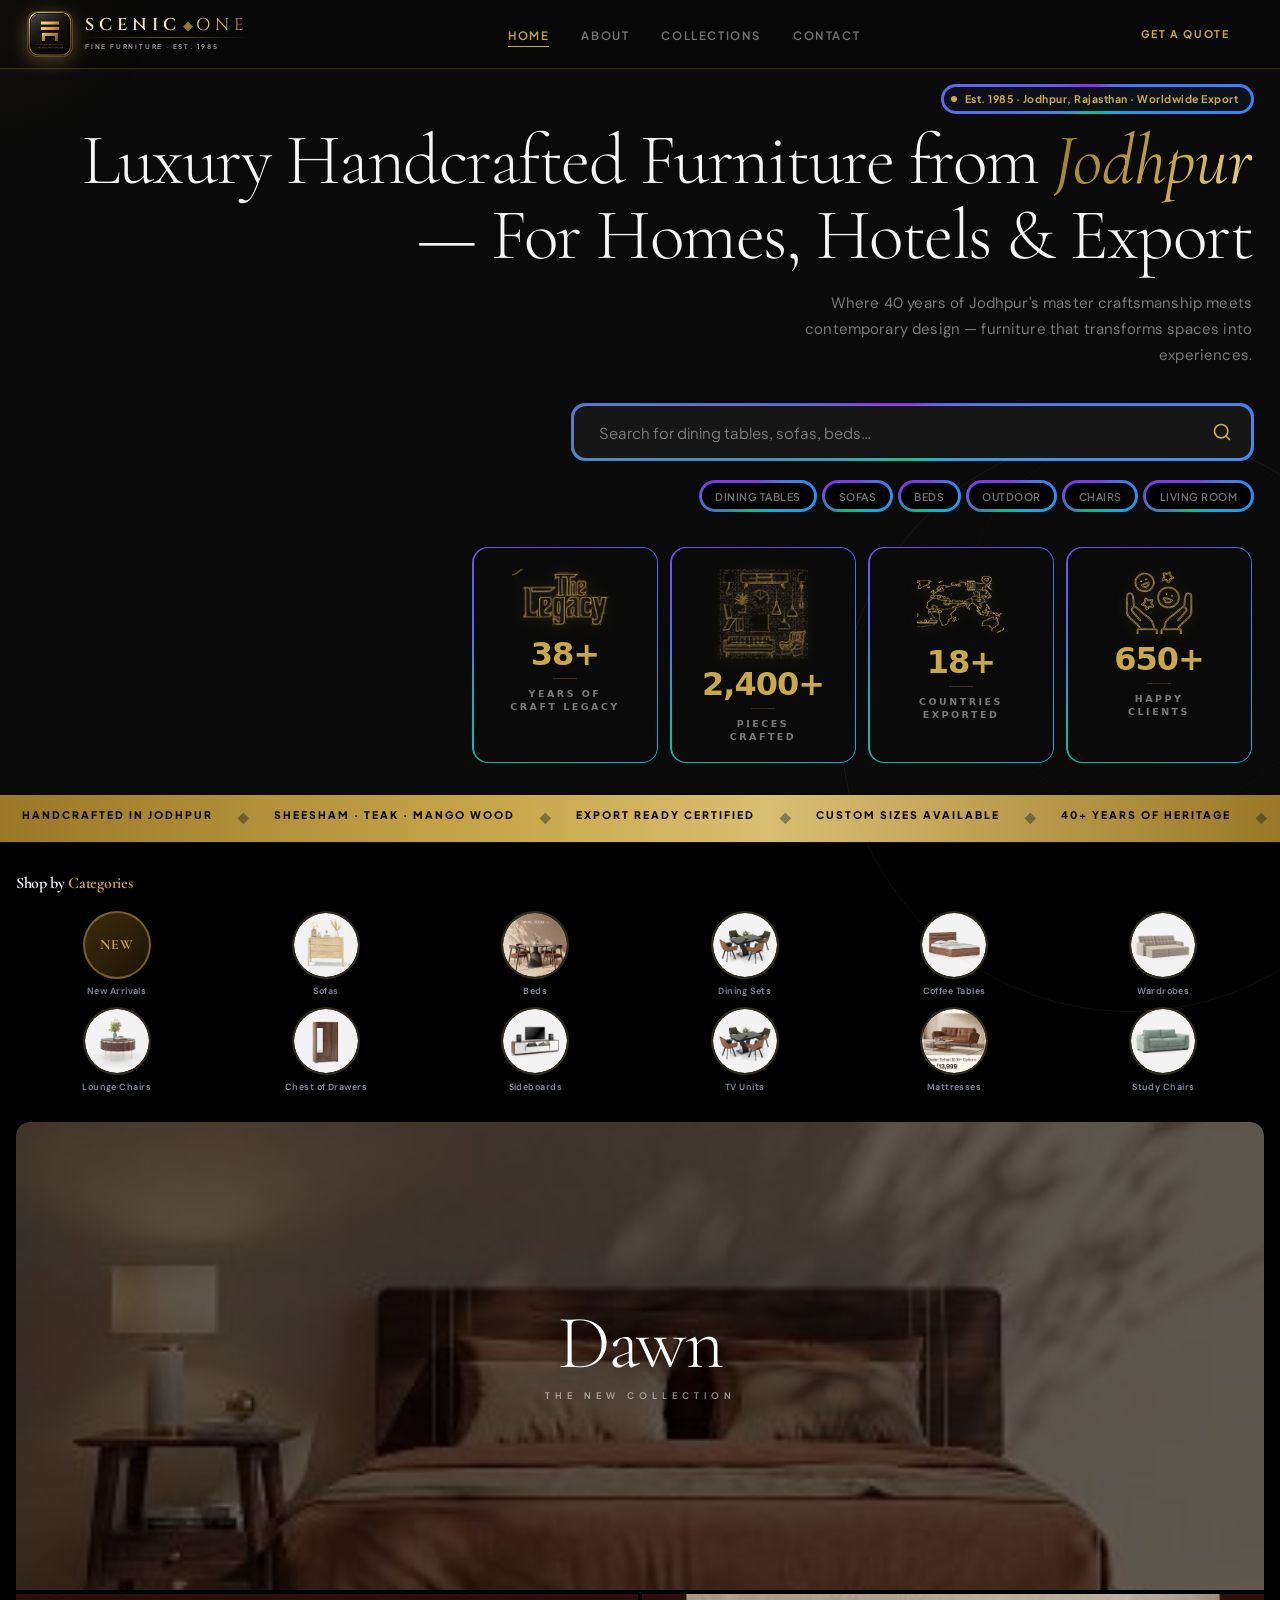
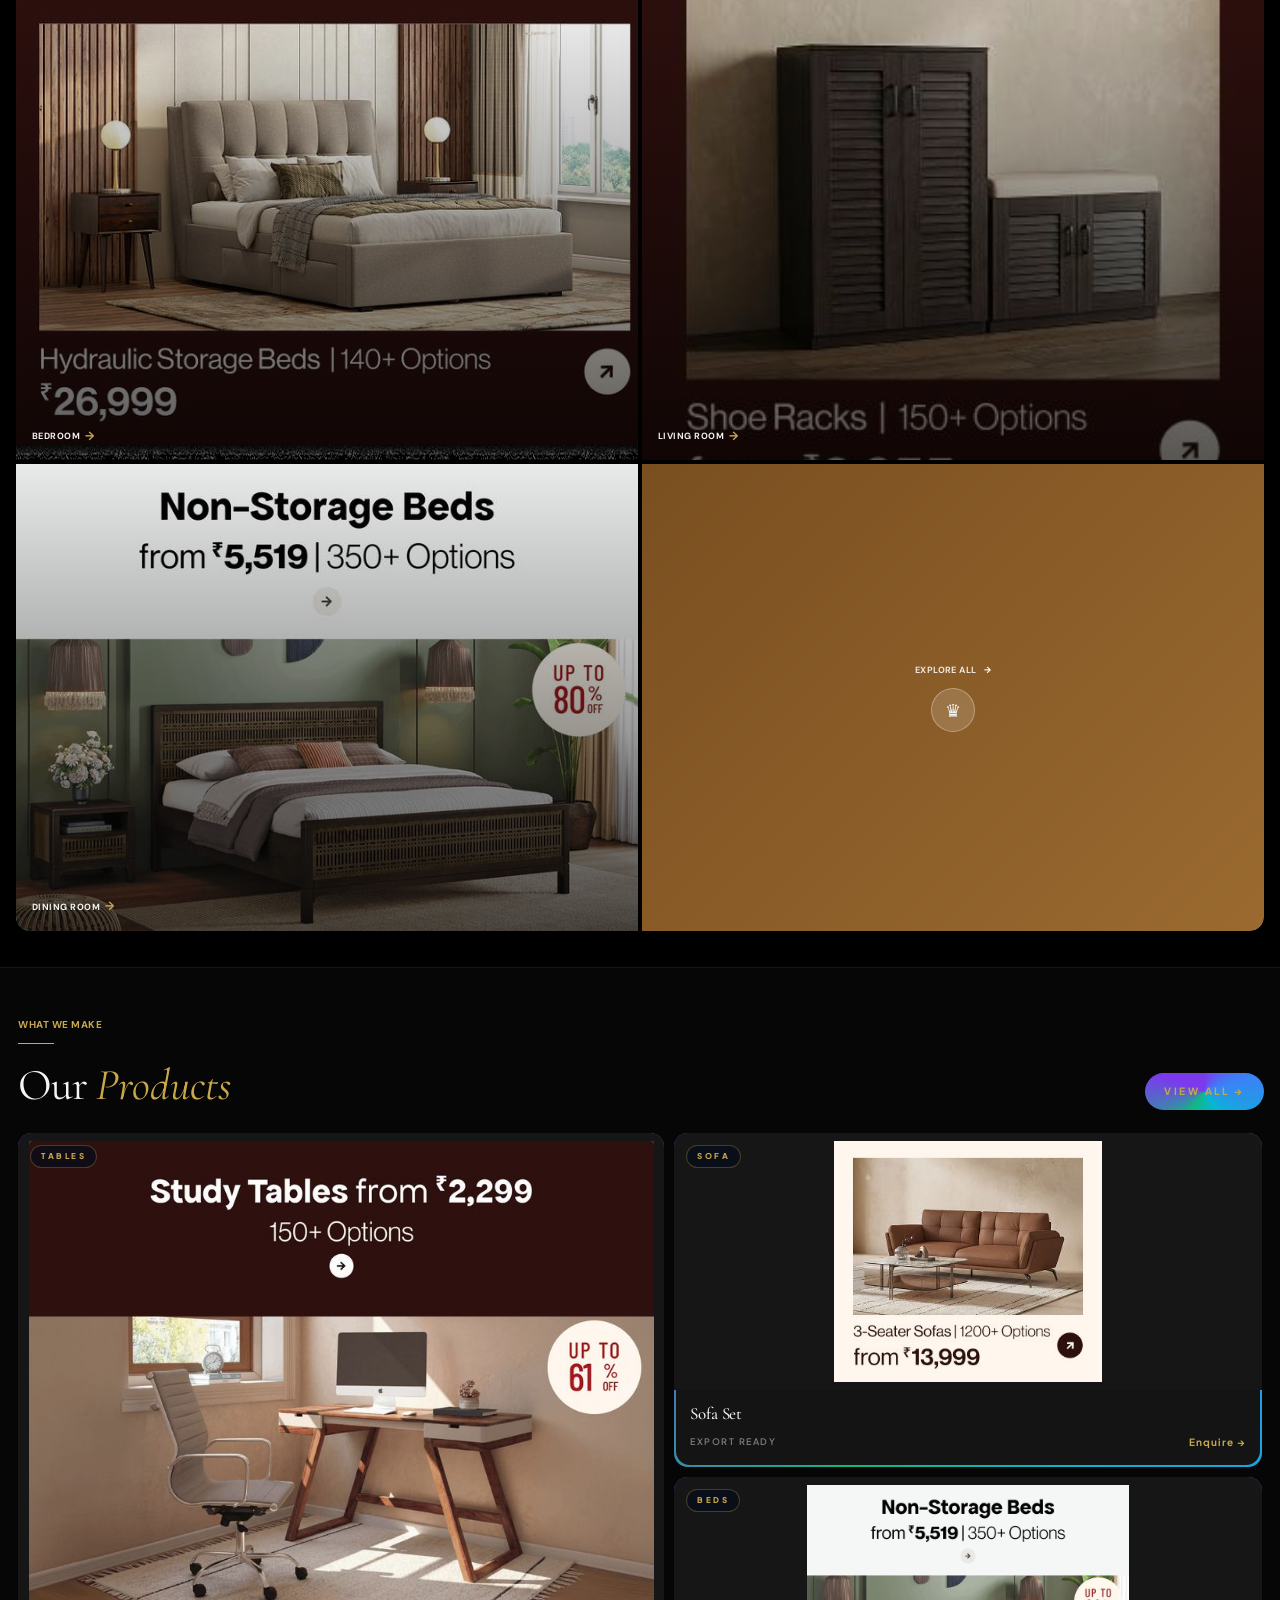
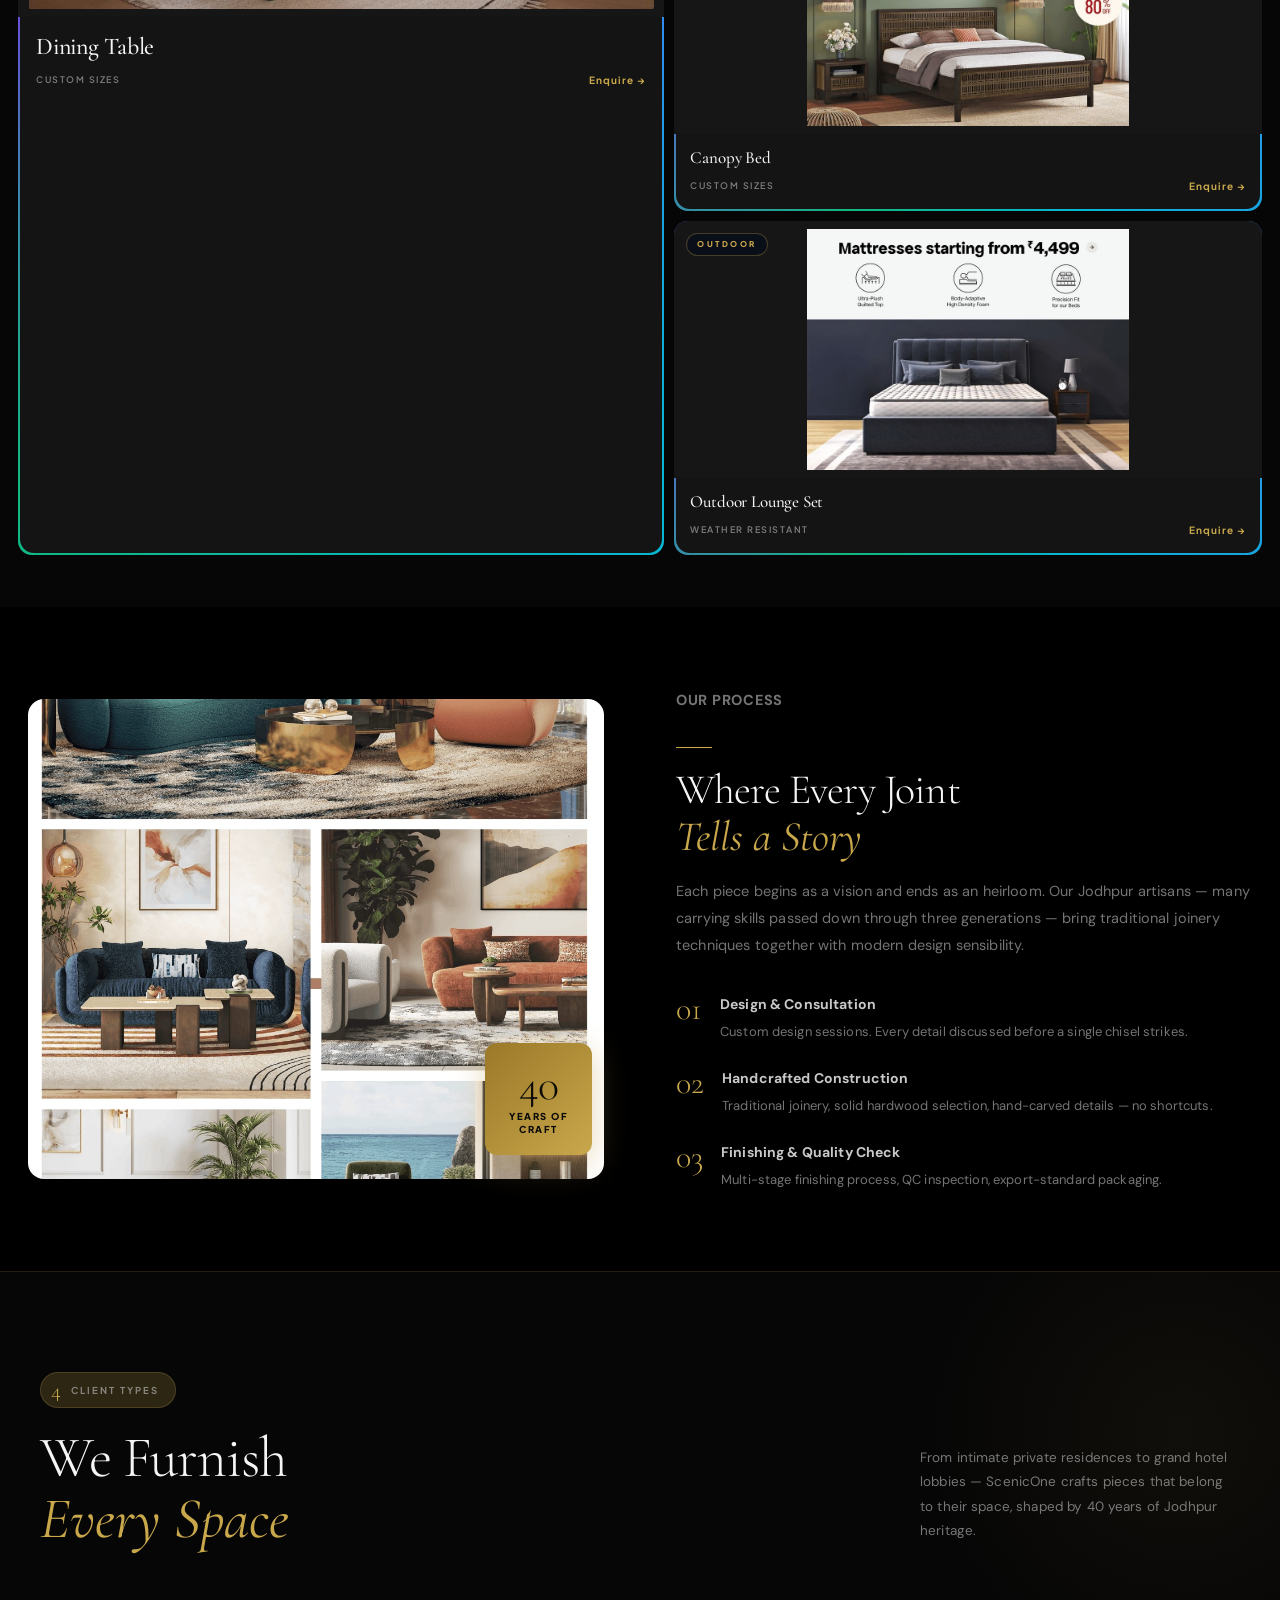
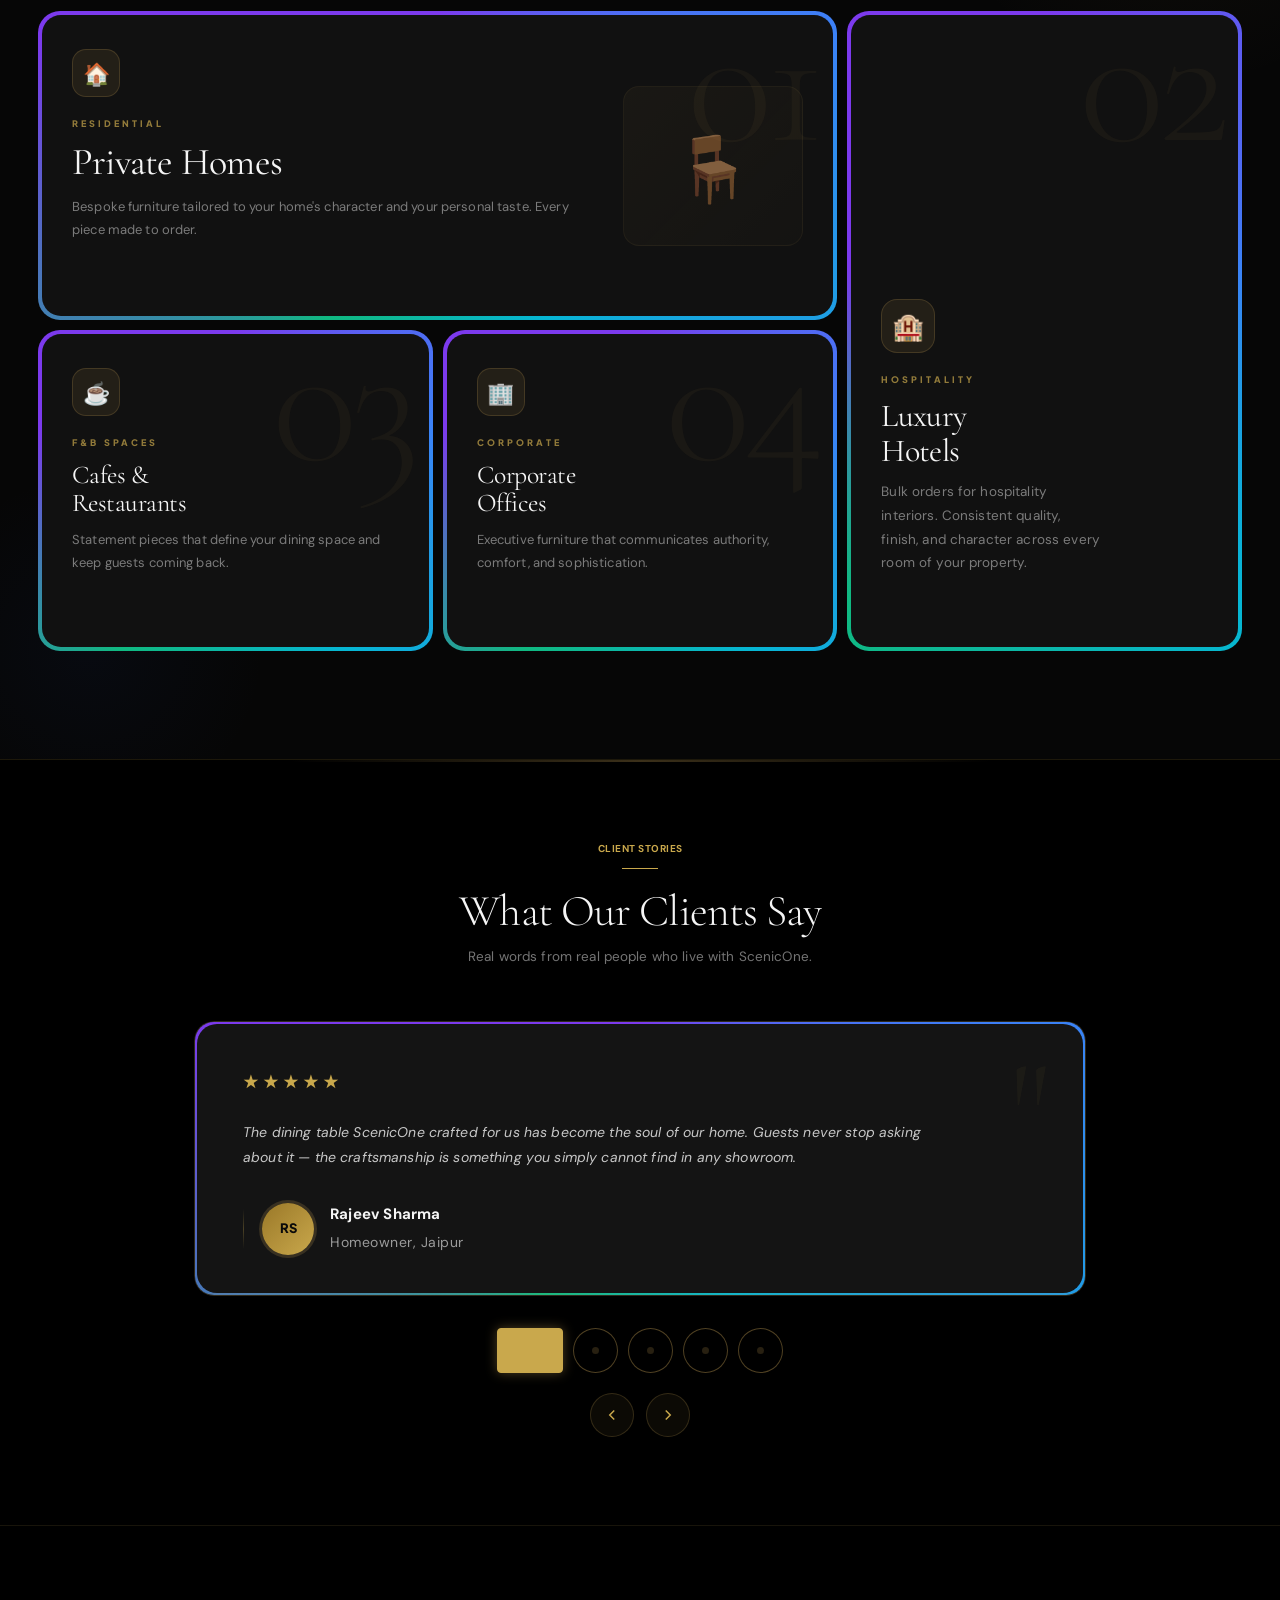
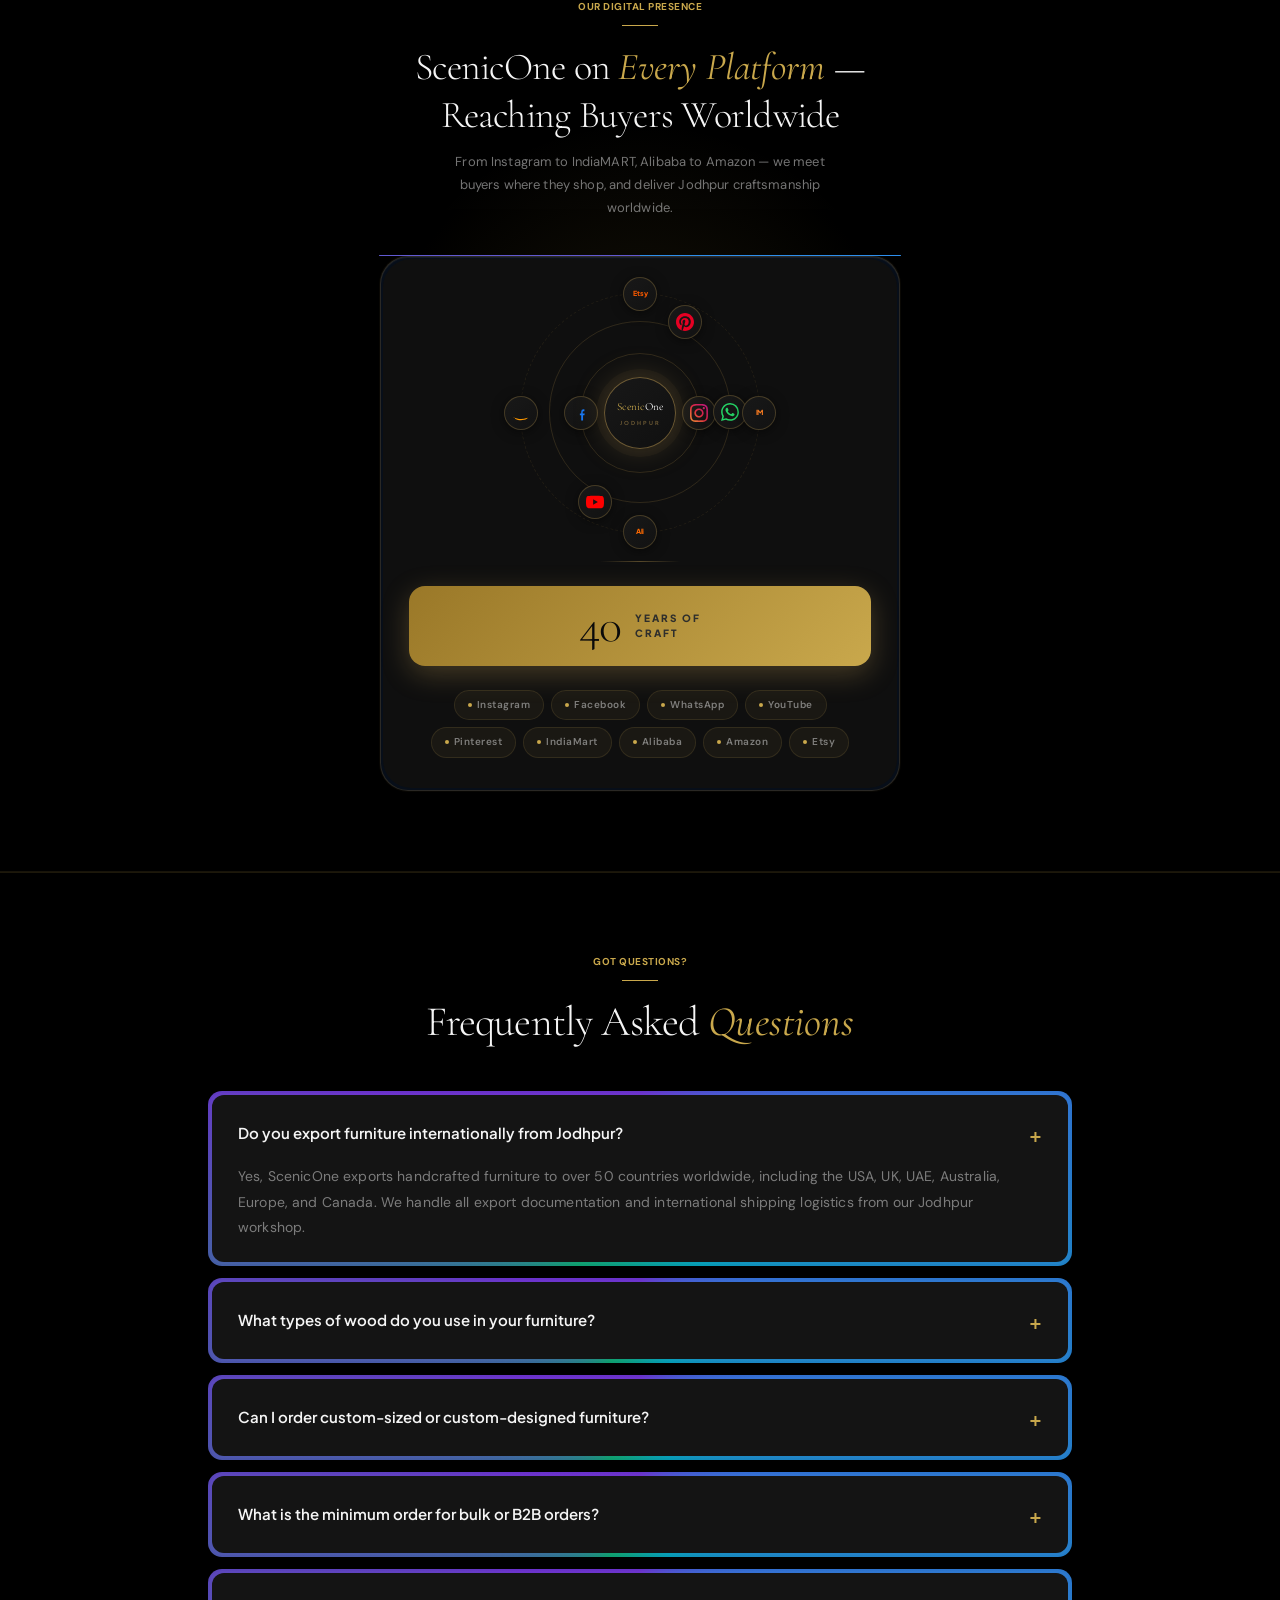
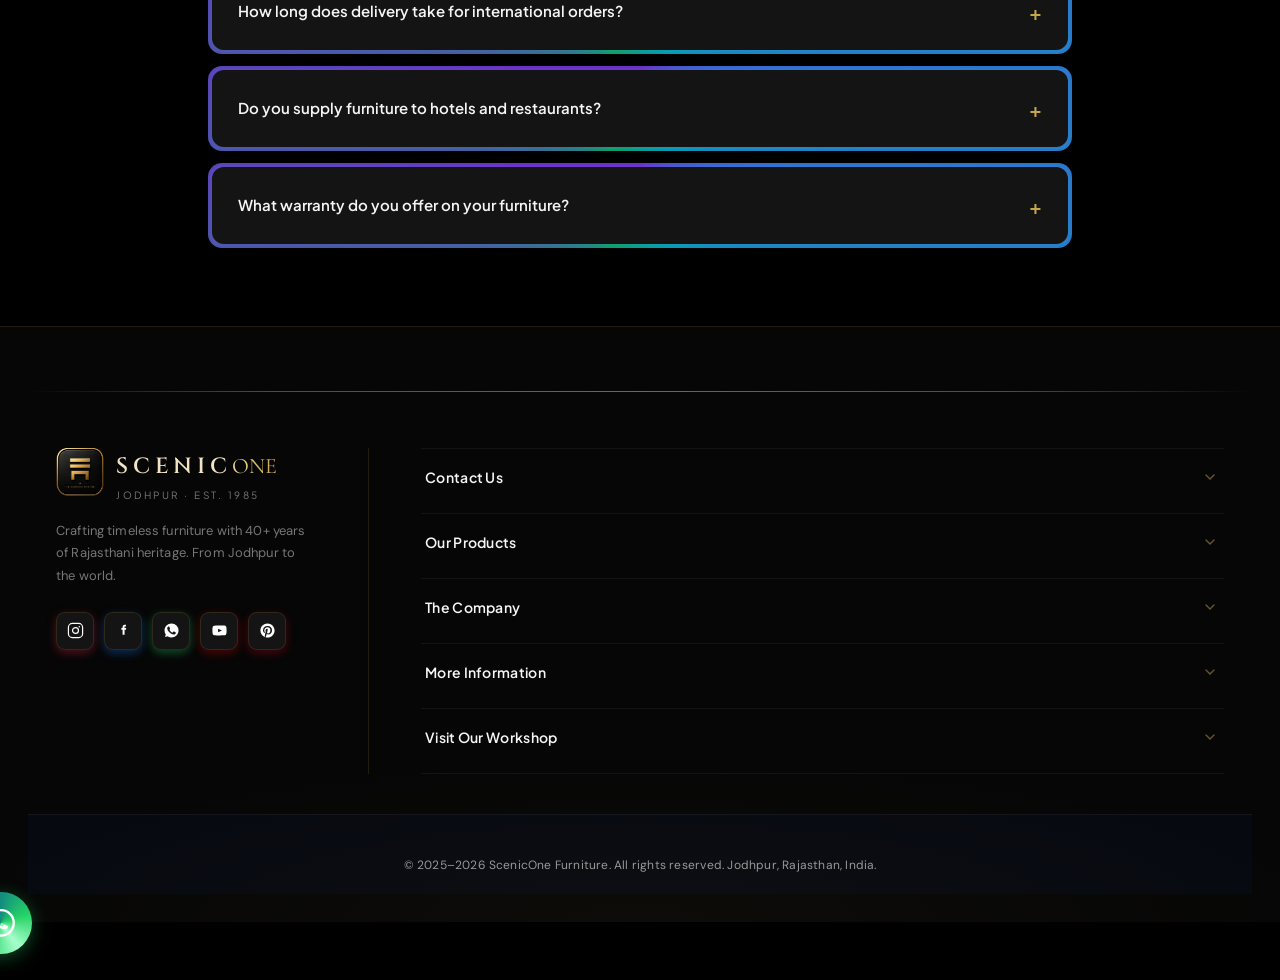
<file: scenicone-v13.html>
<!DOCTYPE html>
<html lang="en-IN">
<meta charset="UTF-8"/>
<!-- AGENT-MAP: scenicone-v10 | Theme: Midnight Navy + Gold -->
<head>
<meta name="viewport" content="width=device-width, initial-scale=1.0"/>
<title>ScenicOne Furniture — Luxury Handcrafted Furniture, Jodhpur</title>
<meta name="description" content="ScenicOne — Jodhpur's finest luxury handcrafted furniture since 1985. Tables, beds, sofas, dining sets & outdoor furniture. B2B export worldwide. Request a free quote today."/>
<meta name="keywords" content="luxury furniture jodhpur, handcrafted furniture india, furniture manufacturer jodhpur, luxury furniture manufacturer india, export furniture jodhpur, scenicone furniture, wooden furniture jodhpur, hotel furniture manufacturer india, restaurant furniture jodhpur, solid wood furniture india, sheesham furniture, teak furniture india, custom furniture manufacturer, b2b furniture india, furniture exporter rajasthan"/>
<meta name="author" content="ScenicOne Furniture"/>
<meta name="robots" content="index, follow, max-snippet:-1, max-image-preview:large, max-video-preview:-1"/>
<!-- GEO SEO -->
<meta name="geo.region" content="IN-RJ"/>
<meta name="geo.placename" content="Jodhpur, Rajasthan, India"/>
<meta name="geo.position" content="26.2389;73.0243"/>
<meta name="ICBM" content="26.2389, 73.0243"/>
<!-- DNS Prefetch & Resource Hints -->
<link rel="dns-prefetch" href="//fonts.googleapis.com"/>
<link rel="dns-prefetch" href="//fonts.gstatic.com"/>
<link rel="dns-prefetch" href="//wa.me"/>
<link rel="preconnect" href="https://www.scenicone.com"/>
<meta property="og:title" content="ScenicOne Furniture — Luxury Handcrafted Furniture"/>
<meta property="og:description" content="40+ years of Jodhpur craftsmanship. Premium furniture for homes, hotels, restaurants & offices. Worldwide export."/>
<meta property="og:type" content="website"/>
<meta property="og:url" content="https://www.scenicone.com"/>
<meta name="theme-color" content="#c5a055"/>
<link rel="canonical" href="https://www.scenicone.com/"/>
<link rel="sitemap" type="application/xml" title="Sitemap" href="https://www.scenicone.com/sitemap.xml"/>
<link rel="alternate" hreflang="en-IN" href="https://www.scenicone.com/"/>
<link rel="alternate" hreflang="en-GB" href="https://www.scenicone.com/"/>
<link rel="alternate" hreflang="en-AE" href="https://www.scenicone.com/"/>
<link rel="alternate" hreflang="en-US" href="https://www.scenicone.com/"/>
<link rel="alternate" hreflang="en-AU" href="https://www.scenicone.com/"/>
<link rel="alternate" hreflang="en-CA" href="https://www.scenicone.com/"/>
<link rel="alternate" hreflang="x-default" href="https://www.scenicone.com/"/>
<meta property="og:image" content="https://www.scenicone.com/assets/og-image.jpg"/>
<meta property="og:image:width" content="1200"/>
<meta property="og:image:height" content="630"/>
<meta property="og:image:alt" content="ScenicOne — Luxury Handcrafted Furniture from Jodhpur"/>
<meta property="og:site_name" content="ScenicOne Furniture"/>
<meta property="og:locale" content="en_IN"/>
<meta property="og:locale:alternate" content="en_US"/>
<meta property="og:locale:alternate" content="en_GB"/>
<meta property="og:locale:alternate" content="en_AE"/>
<meta name="twitter:card" content="summary_large_image"/>
<meta name="twitter:site" content="@scenicone"/>
<meta name="twitter:creator" content="@scenicone"/>
<meta name="twitter:label1" content="Est."/>
<meta name="twitter:data1" content="1985 — Jodhpur, India"/>
<meta name="twitter:label2" content="Export"/>
<meta name="twitter:data2" content="50+ Countries Worldwide"/>
<meta name="twitter:title" content="ScenicOne — Luxury Handcrafted Furniture, Jodhpur"/>
<meta name="twitter:description" content="40+ years of Jodhpur craftsmanship. Premium furniture for homes, hotels, restaurants & offices. Worldwide export."/>
<meta name="twitter:image" content="https://www.scenicone.com/assets/og-image.jpg"/>
<link rel="icon" type="image/x-icon" href="/favicon.ico"/>
<link rel="icon" type="image/png" sizes="32x32" href="/favicon-32x32.png"/>
<link rel="apple-touch-icon" sizes="180x180" href="/apple-touch-icon.png"/>
<link rel="manifest" href="/site.webmanifest"/>
<meta http-equiv="X-Content-Type-Options" content="nosniff"/>
<meta http-equiv="Referrer-Policy" content="strict-origin-when-cross-origin"/>
<link rel="preconnect" href="https://fonts.googleapis.com"/>
<link rel="preconnect" href="https://fonts.gstatic.com" crossorigin/>
<link rel="preload" as="style" fetchpriority="high" href="https://fonts.googleapis.com/css2?family=Cormorant+Garamond:ital,wght@0,300;0,400;1,300;1,400&family=DM+Sans:wght@400;600&family=Plus+Jakarta+Sans:wght@400;600;700&family=Cinzel:wght@400;500;600;700&family=Cinzel+Decorative:wght@400;700&display=swap"/>
<link rel="stylesheet" href="https://fonts.googleapis.com/css2?family=Cormorant+Garamond:ital,wght@0,300;0,400;1,300;1,400&family=DM+Sans:wght@400;600&family=Plus+Jakarta+Sans:wght@400;600;700&family=Cinzel:wght@400;500;600;700&family=Cinzel+Decorative:wght@400;700&display=swap" media="print" onload="this.media='all'"/>
<style>
/* @section:root-vars ═══════════════════
   ROOT — Midnight Navy + Warm Gold
═══════════════════════════════════════ */
:root{

  --divider:rgba(255,255,255,0.05);
  --radius:12px;
  --radius-lg:16px;
  --shadow:0 4px 24px rgba(0,0,0,0.45);
  --shadow-lg:0 12px 48px rgba(0,0,0,0.55);
  --shadow-gold:0 4px 28px rgba(201,168,76,0.28);
  --gold: #c9a84c;
  --gold-mid: #d9be72;
  --gold-light: #edd894;
  --gold-deep: #9a7828;
  --gold-pale: rgba(201,168,76,0.10);
  --gold-pale2: rgba(201,168,76,0.20);
  --gold-dim: rgba(201,168,76,0.5);
  --bg: #000000;
  --bg2: #060606;
  --bg3: #111111;
  --bg4: #0d0d0d;
  --card: #141414;
  --card2: #0f0f0f;
  --text: #f5f5f5;
  --text2: #c8c8c8;
  --muted: rgba(200,200,200,0.58);
  --muted2: rgba(200,200,200,0.32);
  --border: rgba(201,168,76,0.14);
  --border2: rgba(255,255,255,0.08);
}
*{margin:0;padding:0;box-sizing:border-box;}
html{
  overflow-x:hidden;
  -webkit-text-size-adjust:100%;
  text-size-adjust:100%;
}

/* Accessibility: Respect reduced motion preference */
@media (prefers-reduced-motion: reduce) {
  html { scroll-behavior: auto; }
  .marquee-track { animation: none; }
  .hero-ring-1, .hero-ring-2 { animation: none; }
  .search-hero-top h1 em { animation: none; }
  .hero-pill .pdot { animation: none; }
  * { transition-duration: 0.01ms !important; animation-duration: 0.01ms !important; }
}
body{
  background:#000000;color:var(--text);
  font-family:'Plus Jakarta Sans',sans-serif;
  font-size:15px;line-height:1.65;
  overflow-x:hidden;
  -webkit-font-smoothing:antialiased;
}

/* Grain overlay */
body::before{
  content:'';position:fixed;inset:0;
  /* pattern removed */
  opacity:0.055;pointer-events:none;z-index:9998;
}

/* Scroll bar */
::-webkit-scrollbar{width:4px;}
::-webkit-scrollbar-track{background:var(--bg2);}
::-webkit-scrollbar-thumb{background:rgba(197,160,85,0.35);border-radius:2px;}
::-webkit-scrollbar-thumb:hover{background:var(--gold);}

/* Progress bar */
#scroll-bar{
  position:fixed;top:0;left:0;height:2px;
  background:linear-gradient(90deg,var(--gold-deep),var(--gold),var(--gold-light));
  width:0%;z-index:9999;
  box-shadow:0 0 8px rgba(197,160,85,0.5);
}

/* @section:utilities ═══════════════════ */
.label-caps{font-size:10px;letter-spacing:3.5px;text-transform:uppercase;color:var(--gold);font-weight:700;display:block;}
.gold-line{width:36px;height:1px;background:var(--gold);margin:10px 0 18px;}
.gold-line.center{margin:10px auto 18px;}
em{font-style:italic;color:var(--gold);}
.serif{font-family:'Cormorant Garamond',serif;}

/* @section:reveal ══════════════════════ */
.reveal{opacity:1;transform:none;transition:opacity 0.65s ease,transform 0.65s ease;}
.reveal.visible{opacity:1;transform:none;}
.reveal-delay-1{transition-delay:0.11s;}
.reveal-delay-2{transition-delay:0.22s;}
.reveal-delay-3{transition-delay:0.33s;}

/* Cursor glow - desktop only */
#cursor-glow{
  position:fixed;width:320px;height:320px;border-radius:50%;
  background:radial-gradient(circle,rgba(197,160,85,0.05) 0%,transparent 70%);
  pointer-events:none;z-index:9990;
  transform:translate(-50%,-50%);
  transition:left 0.12s ease,top 0.12s ease;
  display:none; /* hidden by default, shown only on desktop */
}
@media(hover:hover) and (pointer:fine){
  #cursor-glow{display:block;}
}

/* @section:nav ═════════════════════════
   NAV
════════════════════════════════════════ */
#navbar{
  position:fixed;top:0;left:0;right:0;z-index:1000;
  background:rgba(8,8,8,0.95);
  backdrop-filter:blur(22px) saturate(1.1);
  -webkit-backdrop-filter:blur(22px) saturate(1.1);
  border-bottom:1px solid rgba(201,168,76,0.22);
  box-shadow:0 1px 0 rgba(201,168,76,0.08);
  transition:background 0.3s,box-shadow 0.3s;
  /* Prevent repaint jitter on mobile Chrome */
  will-change:transform;
  transform:translateZ(0);
  -webkit-transform:translateZ(0);
}
#navbar .container{
  max-width:1280px;margin:0 auto;padding:0 28px;
  display:flex;align-items:center;justify-content:space-between;height:68px;
}
#navbar.scrolled{background:rgba(5,5,5,0.99);box-shadow:0 2px 28px rgba(0,0,0,0.7),0 1px 0 rgba(201,168,76,0.15);}

/* Logo */
.nav-logo{display:flex;align-items:center;gap:13px;text-decoration:none;}
.logo-icon{
  width:44px;height:44px;border-radius:10px;flex-shrink:0;
  display:flex;align-items:center;justify-content:center;
  box-shadow:0 0 0 1px rgba(197,160,85,0.3), 0 4px 20px rgba(197,160,85,0.4);
  overflow:hidden;
  background:#0a0a0a;
}
.logo-icon img{width:100%;height:100%;object-fit:cover;border-radius:10px;}
.logo-text-wrap{display:flex;flex-direction:column;gap:0px;}

/* Main brand name row */
.logo-name-row{
  display:flex;align-items:baseline;gap:0;line-height:1;
}
.logo-scenic{
  font-family:'Cinzel',serif;
  font-size:17px;font-weight:600;
  letter-spacing:5px;
  text-transform:uppercase;
  color:#f0e4c4;
}
.logo-sep{
  font-family:'Cinzel',serif;
  font-size:13px;font-weight:400;
  color:var(--gold);
  letter-spacing:0;
  margin:0 3px 0 2px;
  opacity:0.7;
}
.logo-one{
  font-family:'Cinzel',serif;
  font-size:17px;font-weight:400;
  letter-spacing:5px;
  text-transform:uppercase;
  background:linear-gradient(90deg,var(--gold-light) 0%,var(--gold) 60%,var(--gold-deep) 100%);
  -webkit-background-clip:text;-webkit-text-fill-color:transparent;
  background-clip:text;
}

/* Thin gold rule below brand name */
.logo-rule{
  width:100%;height:1px;
  background:linear-gradient(90deg,transparent,var(--gold-dim),transparent);
  margin:4px 0 3px;
}

.logo-sub{
  font-family:'Plus Jakarta Sans',sans-serif;
  font-size:6.5px;font-weight:700;letter-spacing:1.8px;
  text-transform:uppercase;
  color:rgba(200,200,200,0.75);
  white-space:nowrap;
}

/* Keep old .logo-text for anything else that uses it */
.logo-text{color:var(--text);}
.logo-text span{color:var(--gold);}

.nav-links{display:flex;gap:32px;list-style:none;}
.nav-links a{
  font-size:11.5px;font-weight:600;letter-spacing:1.6px;
  text-transform:uppercase;text-decoration:none;
  color:var(--muted);transition:color 0.2s;
  position:relative;padding-bottom:2px;
}
.nav-links a::after{content:'';position:absolute;bottom:-2px;left:0;width:0;height:1px;background:var(--gold);transition:width 0.25s;}
.nav-links a:hover,.nav-links a.active{color:var(--gold);}
.nav-links a:hover::after,.nav-links a.active::after{width:100%;}

.nav-right{display:flex;align-items:center;gap:12px;}
.btn-nav-cta{
  padding:9px 22px;border:1.5px solid var(--gold);color:var(--gold);
  background:transparent;font-family:'Plus Jakarta Sans',sans-serif;
  font-size:10.5px;font-weight:700;letter-spacing:1.8px;
  text-transform:uppercase;text-decoration:none;border-radius:6px;
  transition:all 0.22s;
}
.btn-nav-cta:hover{background:var(--gold);color:#0a0a0a;}

.nav-hamburger{display:none;flex-direction:column;gap:5px;background:none;border:none;cursor:pointer;padding:4px;}
.nav-hamburger span{display:block;width:22px;height:1.5px;background:var(--text);border-radius:2px;transition:all 0.3s;}

.nav-mobile-menu{
  display:none;position:fixed;top:68px;left:0;right:0;
  background:rgba(5,5,5,0.99);backdrop-filter:blur(24px);
  border-bottom:1px solid var(--border);
  padding:12px 28px 24px;z-index:999;flex-direction:column;gap:2px;
}
.nav-mobile-menu.open{display:flex;}
.nav-mobile-menu a{
  color:var(--text);text-decoration:none;
  font-size:15px;padding:13px 0;
  border-bottom:1px solid var(--divider);transition:color 0.2s;
}
.nav-mobile-menu a:hover{color:var(--gold);}

/* @section:search-hero ═════════════════
   SEARCH HERO
═══════════════════════════════════════ */
#search-hero{
  margin-top:68px;
  background:#0a0a0a;
  padding:0px 28px 32px;position:relative;
  overflow:visible;
}
#search-hero::before{
  content:'';position:absolute;inset:0;
  background:none;
  pointer-events:none;
}
/* Star-dot pattern */
#search-hero::after{
  content:'';position:absolute;inset:0;
  background-image:radial-gradient(rgba(197,160,85,0.22) 1px,transparent 1px);
  background-size:52px 52px;opacity:0.06;pointer-events:none;
}
/* Spinning rings in hero */
.hero-ring{
  position:absolute;border-radius:50%;pointer-events:none;
  will-change:transform;
  backface-visibility:hidden;
  -webkit-backface-visibility:hidden;
}
.hero-ring-1{
  right:-140px;top:50%;width:580px;height:580px;
  border:1px solid rgba(197,160,85,0.09);
  animation:spin-slow 48s linear infinite;
}
.hero-ring-2{
  right:-60px;top:50%;width:380px;height:380px;
  border:1px dashed rgba(197,160,85,0.06);
  animation:spin-slow 30s linear infinite reverse;
}
@keyframes spin-slow{
  from{transform:translateY(-50%) rotate(0deg);}
  to{transform:translateY(-50%) rotate(360deg);}
}

.search-hero-inner{max-width:1280px;margin:0 auto;position:relative;z-index:1;overflow:visible;}
.search-hero-top{text-align:right;margin-bottom:20px;padding-top:16px;overflow:visible;}
.search-hero-top .label-caps{margin-bottom:16px;}
.search-hero-top h1{
  font-family:'Cormorant Garamond',serif;
  font-size:clamp(38px,6vw,72px);
  font-weight:300;line-height:1.05;letter-spacing:-1.5px;
  color:var(--text);margin-bottom:16px;
}
.search-hero-top h1 em{
  background:linear-gradient(120deg,var(--gold-deep) 0%,var(--gold) 35%,var(--gold-light) 55%,var(--gold) 100%);
  background-size:200% auto;
  -webkit-background-clip:text;-webkit-text-fill-color:transparent;background-clip:text;
  font-style:italic;animation:shine 4s linear infinite;
}
@keyframes shine{0%{background-position:0% center;}100%{background-position:200% center;}}
.search-hero-top p{font-size:15px;color:var(--muted);max-width:480px;margin:0 0 0 auto;line-height:1.75;}

/* Pill badge */
.hero-pill{
  display:inline-flex;align-items:center;gap:8px;
  background:var(--gold-pale2);border:1px solid rgba(197,160,85,0.28);
  padding:5px 14px 5px 8px;border-radius:100px;margin-bottom:10px;
}
.hero-pill .pdot{width:6px;height:6px;background:var(--gold);border-radius:50%;animation:pulse 1.8s infinite;}
@keyframes pulse{0%,100%{opacity:1;}50%{opacity:0.3;}}
.hero-pill .ptxt{font-size:10.5px;font-weight:700;color:var(--gold);letter-spacing:0.5px;}

/* Stats row in hero — Figma Editorial Style */
.hero-stats-bar{
  display:grid;grid-template-columns:repeat(4,1fr);gap:12px;
  max-width:780px;margin:36px 0 0 auto;
}
.hstat{
  position:relative;
  isolation:isolate;
  padding:22px 20px 20px;
  background:#0a0a0a;
  border:none;
  border-radius:16px;
  text-align:center;
  backdrop-filter:blur(16px);
  -webkit-backdrop-filter:blur(16px);
  transition:transform 0.28s;
  overflow:hidden;
}
/* Glow border layer — always visible */
.hstat::before{
  content:'';
  position:absolute;
  inset:-1.5px;
  border-radius:17.5px;
  background:conic-gradient(
    from var(--glow-angle),
    #7c3aed 0%,
    #3b82f6 20%,
    #06b6d4 38%,
    #10b981 52%,
    #14b8a6 65%,
    #6366f1 80%,
    #7c3aed 100%
  );
  animation:glow-spin 4s linear infinite;
  z-index:-2;
  opacity:1;
}
/* Dark fill layer */
.hstat::after{
  content:'';
  position:absolute;
  inset:1.5px;
  border-radius:14.5px;
  background:#0a0a0a;
  z-index:-1;
}
.hstat:hover{
  transform:translateY(-3px);
  box-shadow:0 8px 28px rgba(0,0,0,0.35);
}
.hstat-icon{
  font-size:16px;margin-bottom:10px;display:block;opacity:0.7;
}
.hstat .hnum{
  font-family:-apple-system,'SF Pro Display','SF Pro Text',BlinkMacSystemFont,'Segoe UI',system-ui,sans-serif;
  font-size:32px;font-weight:700;
  color:var(--gold);line-height:1;
  margin-bottom:7px;
  letter-spacing:-1px;
  font-variant-numeric:tabular-nums;
}
.hstat .hlbl{
  font-family:-apple-system,'SF Pro Text',BlinkMacSystemFont,'Segoe UI',system-ui,sans-serif;
  font-size:9.5px;color:var(--muted);
  font-weight:700;letter-spacing:2.5px;
  text-transform:uppercase;line-height:1.4;
}
.hstat-divider{
  width:24px;height:1px;background:rgba(197,160,85,0.25);
  margin:8px auto;
}

/* Search bar */
.search-bar-wrap{max-width:680px;margin:36px 0 22px auto;position:relative;}
.search-bar-wrap input{
  width:100%;padding:17px 58px 17px 26px;
  background:rgba(255,255,255,0.04);
  border:1.5px solid rgba(197,160,85,0.22);
  border-radius:14px;color:var(--text);
  font-family:'Plus Jakarta Sans',sans-serif;font-size:15px;outline:none;
  transition:border-color 0.25s,background 0.25s,box-shadow 0.25s;
}
.search-bar-wrap input::placeholder{color:var(--muted);}
.search-bar-wrap input:focus{
  border-color:var(--gold);
  background:rgba(197,160,85,0.04);
  box-shadow:0 0 0 3px rgba(197,160,85,0.1),0 4px 28px rgba(0,0,0,0.35);
}
.search-bar-wrap .search-icon{
  position:absolute;right:20px;top:50%;transform:translateY(-50%);
  color:var(--gold);display:flex;align-items:center;pointer-events:none;
}
.search-suggestions{display:flex;flex-wrap:wrap;gap:8px;justify-content:flex-end;}
.search-suggestions a{
  padding:6px 15px;border:1px solid rgba(197,160,85,0.15);
  border-radius:100px;color:var(--muted);
  font-size:10.5px;font-weight:600;letter-spacing:0.5px;
  text-decoration:none;text-transform:uppercase;transition:all 0.2s;
}
.search-suggestions a:hover{border-color:var(--gold);color:var(--gold);background:var(--gold-pale);}

/* @section:marquee ═════════════════════
   MARQUEE BAND
═══════════════════════════════════════ */
.marquee-band{
  background:linear-gradient(90deg,var(--gold-deep),var(--gold) 40%,var(--gold-mid) 60%,var(--gold-deep));
  padding:11px 0;overflow:hidden;
  width:100%;max-width:100%;
}
.marquee-track{
  display:flex;white-space:nowrap;
  animation:mq 30s linear infinite;
  will-change:transform;
}
@keyframes mq{from{transform:translateX(0);}to{transform:translateX(-50%);}}
.mq-item{font-size:10.5px;font-weight:800;color:#0a0a0a;padding:0 22px;letter-spacing:2px;text-transform:uppercase;}
.mq-dot{color:rgba(13,21,40,0.4);margin:0 2px;}

/* @section:section-header ══════════════
   SECTION HEADER
═══════════════════════════════════════ */
.section-header{
  max-width:1280px;margin:0 auto 28px;padding:0 28px;
  display:flex;align-items:flex-end;justify-content:space-between;
}
.section-header-left .label-caps{margin-bottom:7px;}
.section-header-left h2{
  font-family:'Cormorant Garamond',serif;
  font-size:clamp(22px,3vw,34px);font-weight:300;color:var(--text);
}
.section-header-right a{
  font-size:10.5px;letter-spacing:1.8px;text-transform:uppercase;
  color:var(--gold);text-decoration:none;font-weight:700;
  padding:8px 18px;border:1px solid rgba(197,160,85,0.25);
  border-radius:6px;transition:all 0.2s;
}
.section-header-right a:hover{background:var(--gold-pale);border-color:var(--gold-dim);}

/* @section:categories ══════════════════
   CATEGORIES SCROLL
═══════════════════════════════════════ */
#categories-scroll{padding:56px 0 44px;background:var(--bg);position:relative;}
.cats-scroll-wrap{position:relative;}
.cats-scroll-track{
  display:flex;gap:22px;overflow-x:auto;scroll-snap-type:x mandatory;
  padding:8px 28px 20px;-webkit-overflow-scrolling:touch;scrollbar-width:none;
}
.cats-scroll-track::-webkit-scrollbar{display:none;}
.cat-pill{
  flex-shrink:0;scroll-snap-align:start;
  display:flex;flex-direction:column;align-items:center;gap:12px;
  text-decoration:none;cursor:pointer;transition:transform 0.2s;
}
.cat-pill:hover{transform:translateY(-5px);}
.cat-pill-circle{
  width:100px;height:100px;border-radius:50%;
  background:var(--card);border:1.5px solid rgba(197,160,85,0.14);
  display:flex;align-items:center;justify-content:center;
  overflow:hidden;position:relative;
  transition:border-color 0.25s,box-shadow 0.25s;
}
.cat-pill:hover .cat-pill-circle{
  border-color:rgba(197,160,85,0.5);
  box-shadow:0 0 24px rgba(197,160,85,0.16);
}
.cat-emoji{font-size:36px;}
.cat-pill-label{
  font-size:11.5px;font-weight:600;letter-spacing:0.3px;
  color:var(--muted);white-space:nowrap;transition:color 0.2s;
}
.cat-pill:hover .cat-pill-label{color:var(--text);}
.scroll-arrow{
  position:absolute;top:50%;transform:translateY(-60%);
  width:38px;height:38px;border-radius:50%;
  background:var(--card);border:1px solid rgba(197,160,85,0.22);
  color:var(--gold);display:flex;align-items:center;justify-content:center;
  cursor:pointer;z-index:10;transition:all 0.2s;user-select:none;
}
.scroll-arrow:hover{background:var(--gold-pale);border-color:var(--gold);box-shadow:0 0 16px rgba(197,160,85,0.22);}
.scroll-arrow.left{left:6px;}
.scroll-arrow.right{right:6px;}

/* @section:collection ══════════════════
   COLLECTION HERO GRID
═══════════════════════════════════════ */
#collection-hero-wrap{padding:0 28px 72px;background:var(--bg);}
#collection-hero-wrap .inner{max-width:1280px;margin:0 auto;}
.coll-hero-grid{display:grid;grid-template-rows:auto auto;gap:4px;}
.coll-hero-main{
  position:relative;width:100%;aspect-ratio:16/7;min-height:280px;
  border-radius:16px 16px 0 0;overflow:hidden;
  background:linear-gradient(135deg,#121212 0%,#1e1e1e 40%,#0e0e0e 100%);
  display:flex;align-items:center;justify-content:center;
}
/* Gold shimmer lines in main hero */
.coll-hero-main::before{
  content:'';position:absolute;inset:0;
  background:
    linear-gradient(45deg,transparent 40%,rgba(197,160,85,0.04) 50%,transparent 60%),
    radial-gradient(ellipse at 50% 50%,rgba(197,160,85,0.07) 0%,transparent 60%);
  pointer-events:none;
}
.coll-hero-main-content{text-align:center;z-index:2;position:relative;}
.coll-title-main{
  font-family:'Cormorant Garamond',serif;
  font-size:clamp(44px,7.5vw,88px);font-weight:300;
  color:#fff;line-height:0.92;letter-spacing:-2px;
  text-shadow:0 2px 30px rgba(0,0,0,0.4);
}
.coll-crown{display:inline-block;width:28px;height:20px;margin-bottom:4px;vertical-align:middle;}
.coll-sub{font-size:11px;letter-spacing:5px;text-transform:uppercase;color:rgba(255,255,255,0.55);margin-top:12px;font-weight:600;}
.coll-hero-bottom{display:grid;grid-template-columns:1fr 1fr;grid-template-rows:1fr 1fr;gap:4px;}
.coll-sub-card{
  position:relative;overflow:hidden;aspect-ratio:4/3;cursor:pointer;
  transition:transform 0.3s;
}
.coll-sub-card:hover{transform:scale(1.01);}
.coll-sub-card:nth-child(3){border-radius:0 0 0 16px;}
.coll-sub-overlay{position:absolute;inset:0;background:linear-gradient(to bottom,rgba(8,12,26,0.05) 0%,rgba(8,12,26,0.7) 100%);}
.coll-sub-content{position:absolute;bottom:20px;left:22px;z-index:2;}
.coll-room-label{
  font-size:11px;letter-spacing:3px;text-transform:uppercase;
  color:rgba(255,255,255,0.92);font-weight:700;
  display:flex;align-items:center;gap:6px;
  transition:color 0.2s;
}
.coll-room-label::after{content:'→';font-size:14px;color:var(--gold);}
.coll-sub-card:hover .coll-room-label{color:var(--gold);}
.bg-bedroom{background:linear-gradient(135deg,#16101e 0%,#241638 100%);}
.bg-living{background:linear-gradient(135deg,#1c1409 0%,#2d2010 100%);}
.bg-dining{background:linear-gradient(135deg,#0f1a10 0%,#1a2c1a 100%);}
.coll-explore-card{
  position:relative;overflow:hidden;aspect-ratio:4/3;
  background:linear-gradient(135deg,#1e2a14,#2d3d1a);
  display:flex;align-items:center;justify-content:center;
  cursor:pointer;border-radius:0 0 16px 0;transition:background 0.3s;
}
.coll-explore-card:hover{background:linear-gradient(135deg,#253516,#374a20);}
.coll-explore-inner{text-align:center;}
.explore-label{
  font-size:10.5px;letter-spacing:3.5px;text-transform:uppercase;
  color:rgba(255,255,255,0.75);font-weight:700;
  display:flex;align-items:center;justify-content:center;gap:8px;
}
.explore-label::after{content:'→';color:var(--gold);}
.coll-explore-icon{
  width:52px;height:52px;border-radius:50%;background:var(--gold);
  display:flex;align-items:center;justify-content:center;
  margin:12px auto 0;font-size:22px;
}

/* ═══════════════════════════════════════
   FEATURED PRODUCTS
═══════════════════════════════════════ */
#featured{padding:60px 28px;background:var(--bg2);border-top:1px solid var(--border);}
#featured .inner{max-width:1280px;margin:0 auto;}
.products-row{display:grid;grid-template-columns:repeat(4,1fr);gap:20px;margin-top:32px;}
.product-card{
  background:var(--card);border:1px solid var(--border);
  border-radius:var(--radius-lg);overflow:hidden;
  transition:border-color 0.25s,box-shadow 0.25s,transform 0.25s;cursor:pointer;
}
.product-card:hover{
  border-color:var(--gold-dim);
  box-shadow:0 8px 32px rgba(0,0,0,0.4),0 0 20px rgba(197,160,85,0.09);
  transform:translateY(-4px);
}
.product-card-img{
  aspect-ratio:4/3;overflow:hidden;background:var(--card2);
  display:flex;align-items:center;justify-content:center;position:relative;
}
.product-card-img::after{
  content:attr(data-label);
  position:absolute;inset:0;display:flex;align-items:center;justify-content:center;
  font-family:'Cormorant Garamond',serif;font-size:38px;
  color:rgba(197,160,85,0.22);letter-spacing:2px;
}
.product-card-img img{
  width:100%;height:100%;object-fit:cover;
  transition:transform 0.4s ease;position:relative;z-index:1;
}
.product-card:hover .product-card-img img{transform:scale(1.05);}

/* Enquire overlay on hover */
.product-card-img-overlay{
  position:absolute;inset:0;background:rgba(8,12,26,0);
  display:flex;align-items:center;justify-content:center;
  transition:background 0.3s;z-index:2;
}
.product-card:hover .product-card-img-overlay{background:rgba(8,12,26,0.4);}
.product-card-enquire{
  background:var(--gold);color:#0a0a0a;
  padding:9px 20px;border-radius:7px;
  font-size:10.5px;font-weight:800;letter-spacing:1px;text-transform:uppercase;
  opacity:0;transform:translateY(10px);
  transition:all 0.26s;cursor:pointer;border:none;text-decoration:none;
  display:inline-block;
}
.product-card:hover .product-card-enquire{opacity:1;transform:translateY(0);}

.product-card-body{padding:18px;}
.product-card-category{font-size:9.5px;letter-spacing:2.5px;text-transform:uppercase;color:var(--gold);margin-bottom:7px;font-weight:700;}
.product-card-name{font-family:'Cormorant Garamond',serif;font-size:19px;font-weight:400;color:var(--text);margin-bottom:14px;}
.product-card-footer{display:flex;align-items:center;justify-content:space-between;}
.btn-enquire{
  font-size:9.5px;font-weight:700;letter-spacing:1.5px;
  text-transform:uppercase;color:var(--gold);
  border:1px solid rgba(197,160,85,0.28);
  padding:7px 14px;border-radius:5px;
  cursor:pointer;transition:all 0.2s;text-decoration:none;
}
.btn-enquire:hover{background:var(--gold-pale);border-color:var(--gold);}
.product-meta{font-size:10.5px;color:var(--muted);}

/* ═══════════════════════════════════════
   CRAFTSMANSHIP
═══════════════════════════════════════ */
#craftsmanship{padding:80px 28px;background:var(--bg);overflow:hidden;}
#craftsmanship .inner{max-width:1280px;margin:0 auto;}
.craft-grid{display:grid;grid-template-columns:1fr 1fr;gap:72px;align-items:center;}
.craft-image{position:relative;border-radius:var(--radius-lg);overflow:visible;min-height:380px;}
.craft-image-placeholder{
  width:100%;min-height:380px;border-radius:var(--radius-lg);
  background:linear-gradient(135deg,#121212 0%,#1e1e1e 50%,#121212 100%);
  display:flex;flex-direction:column;align-items:center;justify-content:center;gap:16px;
  border:1px solid var(--border);
}
.craft-image-placeholder .craft-icon{font-size:56px;opacity:0.45;}
.craft-image-placeholder p{font-family:'Cormorant Garamond',serif;font-size:18px;color:rgba(197,160,85,0.4);letter-spacing:2px;}
.craft-image>img{width:100%;height:100%;object-fit:cover;border-radius:var(--radius-lg);position:absolute;inset:0;}
.craft-image-badge{
  position:absolute;bottom:24px;right:12px;
  background:linear-gradient(135deg,var(--gold-deep),var(--gold));
  padding:20px 24px;border-radius:12px;
  color:#0a0a0a;text-align:center;
  box-shadow:0 8px 32px rgba(197,160,85,0.4);
}
.craft-image-badge .big-num{font-family:'Cormorant Garamond',serif;font-size:44px;font-weight:300;line-height:1;}
.craft-image-badge .small-label{font-size:9.5px;font-weight:800;letter-spacing:1.5px;text-transform:uppercase;margin-top:3px;line-height:1.3;}
.craft-content h2{font-family:'Cormorant Garamond',serif;font-size:clamp(28px,3.5vw,42px);font-weight:300;color:var(--text);line-height:1.12;margin-bottom:18px;}
.craft-content>p{color:var(--muted);font-size:14.5px;line-height:1.85;margin-bottom:34px;}
.craft-steps{display:flex;flex-direction:column;gap:24px;}
.craft-step{display:flex;gap:18px;align-items:flex-start;}
.craft-step-num{
  font-family:'Cormorant Garamond',serif;
  font-size:32px;font-weight:300;color:var(--gold);flex-shrink:0;line-height:1;
}
.craft-step-text h4{font-size:14px;font-weight:700;color:var(--text2);margin-bottom:5px;}
.craft-step-text p{font-size:13px;color:var(--muted);line-height:1.7;}

/* @section:serve ═══════════════════════
   WHO WE SERVE — Figma Editorial Layout
═══════════════════════════════════════ */
#serve{
  padding:100px 28px 110px;
  background:var(--bg2);
  border-top:1px solid var(--border);
  position:relative;overflow:hidden;
}
#serve::before{
  content:'';position:absolute;
  top:-120px;right:-180px;
  width:560px;height:560px;border-radius:50%;
  background:radial-gradient(circle,rgba(197,160,85,0.06) 0%,transparent 65%);
  pointer-events:none;
}
#serve::after{
  content:'';position:absolute;
  bottom:-80px;left:-100px;
  width:380px;height:380px;border-radius:50%;
  background:radial-gradient(circle,rgba(30,60,140,0.08) 0%,transparent 65%);
  pointer-events:none;
}
#serve .inner{max-width:1200px;margin:0 auto;position:relative;z-index:1;}

/* Header layout - left aligned editorial style */
.serve-header{
  display:flex;align-items:flex-end;justify-content:space-between;
  gap:40px;margin-bottom:64px;
}
.serve-header-right{
  max-width:320px;flex-shrink:0;
  padding-bottom:6px;
}
.serve-header-right p{
  font-size:13.5px;color:var(--muted);line-height:1.8;
}
.serve-count-badge{
  display:inline-flex;align-items:center;gap:10px;
  background:var(--gold-pale2);border:1px solid rgba(197,160,85,0.22);
  padding:6px 16px 6px 10px;border-radius:100px;margin-bottom:20px;
}
.serve-count-badge .num{
  font-family:'Cormorant Garamond',serif;
  font-size:22px;font-weight:300;color:var(--gold);line-height:1;
}
.serve-count-badge .lbl{
  font-size:9.5px;font-weight:700;color:var(--muted);
  letter-spacing:2px;text-transform:uppercase;
}
#serve .serve-title{
  font-family:'Cormorant Garamond',serif;
  font-size:clamp(34px,4.5vw,58px);
  font-weight:300;line-height:1.05;
  color:var(--text);margin:0;
}
#serve .serve-title em{
  font-style:italic;color:var(--gold);
}

/* Main bento grid */
.serve-bento{
  display:grid;
  grid-template-columns:1fr 1fr 1fr;
  grid-template-rows:auto auto;
  gap:14px;
}

/* Card base */
.sc-serve-card{
  border-radius:20px;
  border:none;
  background:var(--card);
  padding:36px 32px;
  position:relative;overflow:visible;
  cursor:default;
  transition:box-shadow 0.3s,transform 0.3s;
}
.sc-serve-card:hover{
  box-shadow:0 8px 40px rgba(0,0,0,0.35),0 0 24px rgba(197,160,85,0.07);
  transform:translateY(-4px);
}

/* Card A — Private Homes — large featured card */
.sc-serve-card-a{
  grid-column:1 / 3;
  grid-row:1;
  background:linear-gradient(130deg,#161616 0%,#121212 55%,#1a1a1a 100%);
  display:grid;grid-template-columns:1fr auto;align-items:end;gap:24px;
  min-height:220px;
}
.sc-serve-card-a .sc-serve-content{align-self:flex-end;}

/* Card B — Luxury Hotels — tall right card */
.sc-serve-card-b{
  grid-column:3;
  grid-row:1 / 3;
  background:linear-gradient(160deg,#111111 0%,#1c1c1c 50%,#0c0c0c 100%);
  display:flex;flex-direction:column;justify-content:flex-end;
  min-height:460px;
}

/* Card C — Cafes */
.sc-serve-card-c{
  grid-column:1;grid-row:2;
  background:linear-gradient(140deg,#141414 0%,#161410 100%);
  min-height:200px;display:flex;flex-direction:column;justify-content:flex-end;
}

/* Card D — Corporate */
.sc-serve-card-d{
  grid-column:2;grid-row:2;
  background:linear-gradient(140deg,#121212 0%,#0f0f0f 100%);
  min-height:200px;display:flex;flex-direction:column;justify-content:flex-end;
}

/* Big decorative number */
.sc-serve-bg-num{
  position:absolute;top:-20px;right:16px;
  font-family:'Cormorant Garamond',serif;
  font-size:clamp(100px,14vw,180px);
  font-weight:300;
  color:rgba(197,160,85,0.05);
  line-height:1;letter-spacing:-6px;
  pointer-events:none;user-select:none;
  transition:color 0.3s;
}
.sc-serve-card:hover .sc-serve-bg-num{color:rgba(197,160,85,0.09);}

/* Icon pill */
.sc-serve-icon{
  display:inline-flex;align-items:center;justify-content:center;
  width:48px;height:48px;border-radius:14px;
  background:rgba(197,160,85,0.1);
  border:1px solid rgba(197,160,85,0.2);
  font-size:22px;margin-bottom:20px;
  transition:background 0.3s,border-color 0.3s;
}
.sc-serve-card:hover .sc-serve-icon{
  background:rgba(197,160,85,0.16);
  border-color:rgba(197,160,85,0.38);
}

/* Card B icon slightly bigger */
.sc-serve-card-b .sc-serve-icon{width:54px;height:54px;font-size:26px;border-radius:16px;}

/* Type tag */
.sc-serve-type{
  font-size:9px;font-weight:800;letter-spacing:3px;
  text-transform:uppercase;color:var(--gold);
  opacity:0.7;margin-bottom:10px;display:block;
}

.sc-serve-card h3{
  font-family:'Cormorant Garamond',serif;
  font-weight:400;color:var(--text);
  margin-bottom:12px;line-height:1.1;
}
.sc-serve-card-a h3{font-size:clamp(26px,3vw,38px);}
.sc-serve-card-b h3{font-size:clamp(24px,2.5vw,34px);}
.sc-serve-card-c h3,.sc-serve-card-d h3{font-size:clamp(20px,2vw,26px);}

.sc-serve-card p{
  font-size:13px;color:var(--muted);line-height:1.75;
}
.sc-serve-card-b p{font-size:13.5px;max-width:220px;}

/* Hover arrow link feel */
.sc-serve-arrow{
  display:inline-flex;align-items:center;gap:8px;
  margin-top:22px;font-size:10px;font-weight:700;
  letter-spacing:1.5px;text-transform:uppercase;
  color:var(--gold);opacity:0;
  transform:translateX(-8px);
  transition:opacity 0.3s,transform 0.3s;
}
.sc-serve-card:hover .sc-serve-arrow{opacity:1;transform:translateX(0);}
.sc-serve-arrow svg{width:14px;height:14px;transition:transform 0.2s;}
.sc-serve-card:hover .sc-serve-arrow svg{transform:translateX(3px);}

/* Card A decorative image-like panel */
.sc-serve-visual-a{
  width:180px;height:160px;border-radius:16px;
  background:linear-gradient(135deg,rgba(197,160,85,0.1) 0%,rgba(197,160,85,0.04) 100%);
  border:1px solid rgba(197,160,85,0.14);
  display:flex;align-items:center;justify-content:center;
  font-size:64px;opacity:0.5;
  flex-shrink:0;align-self:center;
}

/* Responsive */
@media(max-width:900px){
  .serve-bento{grid-template-columns:1fr 1fr;}
  .sc-serve-card-a{grid-column:1/3;}
  .sc-serve-card-b{grid-column:1;grid-row:2;min-height:280px;}
  .sc-serve-card-c{grid-column:2;grid-row:2;}
  .sc-serve-card-d{grid-column:1/3;grid-row:3;min-height:180px;}
  .serve-header{flex-direction:column;gap:16px;}
  .serve-header-right{max-width:100%;}
}
@media(max-width:580px){
  .serve-bento{grid-template-columns:1fr;}
  .sc-serve-card-a,.sc-serve-card-b,.sc-serve-card-c,.sc-serve-card-d{grid-column:1;grid-row:auto;min-height:unset;}
  .sc-serve-card-a{display:flex;flex-direction:column;}
  .sc-serve-visual-a{display:none;}
  #serve{padding:64px 18px 72px;}
}

/* @section:testimonials ════════════════
   TESTIMONIALS — PREMIUM CAROUSEL
═══════════════════════════════════════ */
#testimonials{
  padding:80px 28px 88px;
  background:var(--bg);
  border-top:1px solid var(--border);
  position:relative;overflow:hidden;
}
#testimonials::before{
  content:'';position:absolute;top:0;left:50%;transform:translateX(-50%);
  width:700px;height:2px;
  background:linear-gradient(90deg,transparent,rgba(197,160,85,0.3),transparent);
}
#testimonials .inner{max-width:900px;margin:0 auto;}

/* Carousel wrapper */
.testi-carousel{
  position:relative;
  margin-top:52px;
  padding:0 4px;
}

/* Track — holds all cards side by side */
.testi-track-outer{
  overflow:hidden;
  border-radius:20px;
  position:relative;
}
.testi-track{
  display:flex;
  transition:transform 0.65s cubic-bezier(0.77,0,0.175,1);
  will-change:transform;
}

/* Each slide */
.testimonial-card{
  min-width:100%;
  box-sizing:border-box;
  background:linear-gradient(145deg,#141414,#0f0f0f);
  border:1px solid rgba(201,168,76,0.16);
  border-radius:20px;
  padding:44px 48px 40px;
  position:relative;
  overflow:hidden;
}
.testimonial-card::before{
  content:'';position:absolute;inset:0;
  background:radial-gradient(ellipse at 10% 0%,rgba(197,160,85,0.07) 0%,transparent 55%);
  pointer-events:none;
}

/* Giant decorative quote */
.testi-quote-mark{
  position:absolute;top:20px;right:36px;
  font-family:'Cormorant Garamond',serif;
  font-size:140px;font-weight:300;
  color:var(--gold);line-height:1;
  opacity:0.05;pointer-events:none;
  user-select:none;
}

/* Stars */
.testimonial-stars{
  display:flex;gap:4px;margin-bottom:24px;
}
.testimonial-stars span{
  font-size:18px;color:var(--gold);
  animation:star-glow 2.4s ease-in-out infinite;
}
.testimonial-stars span:nth-child(1){animation-delay:0s;}
.testimonial-stars span:nth-child(2){animation-delay:0.12s;}
.testimonial-stars span:nth-child(3){animation-delay:0.24s;}
.testimonial-stars span:nth-child(4){animation-delay:0.36s;}
.testimonial-stars span:nth-child(5){animation-delay:0.48s;}
@keyframes star-glow{
  0%,100%{opacity:1;text-shadow:none;}
  50%{opacity:0.75;text-shadow:0 0 12px rgba(197,160,85,0.6);}
}

/* Quote text */
.testimonial-card>p{
  font-family:'Cormorant Garamond',serif;
  font-size:clamp(17px,2.2vw,22px);
  color:var(--text2);
  line-height:1.78;
  font-style:italic;
  font-weight:400;
  margin-bottom:32px;
  position:relative;z-index:1;
  max-width:680px;
}

/* Author row */
.testimonial-author{
  display:flex;align-items:center;gap:16px;
  position:relative;z-index:1;
}
.testimonial-avatar{
  width:52px;height:52px;border-radius:50%;
  background:linear-gradient(135deg,var(--gold-deep),var(--gold));
  display:flex;align-items:center;justify-content:center;
  font-size:13px;font-weight:800;color:#0a0a0a;flex-shrink:0;
  box-shadow:0 0 0 3px rgba(197,160,85,0.2);
}
.testimonial-author-info h4{
  font-size:15px;font-weight:700;color:var(--text);
  letter-spacing:0.2px;
}
.testimonial-author-info p{
  font-size:12px;color:var(--gold);
  margin-top:3px;letter-spacing:0.5px;
  opacity:0.75;
}

/* Gold divider line in author */
.testimonial-author::before{
  content:'';display:block;
  width:1px;height:40px;
  background:linear-gradient(to bottom,transparent,var(--gold),transparent);
  margin-right:2px;opacity:0.3;
}

/* ── Navigation dots ── */
.testi-dots{
  display:flex;justify-content:center;
  align-items:center;gap:10px;
  margin-top:32px;
}
.testi-dot{
  width:7px;height:7px;border-radius:50%;
  background:rgba(197,160,85,0.2);
  border:1px solid rgba(197,160,85,0.4);
  cursor:pointer;transition:all 0.3s;padding:18px;
  box-sizing:content-box;
  background-clip:content-box;
}
.testi-dot.active{
  width:28px;border-radius:4px;
  background:var(--gold);
  border-color:var(--gold);
  box-shadow:0 0 12px rgba(197,160,85,0.4);
}

/* ── Prev / Next arrows ── */
.testi-arrows{
  display:flex;justify-content:center;gap:12px;margin-top:20px;
}
.testi-arrow{
  width:44px;height:44px;border-radius:50%;
  background:rgba(197,160,85,0.06);
  border:1px solid rgba(197,160,85,0.22);
  color:var(--gold);
  display:flex;align-items:center;justify-content:center;
  cursor:pointer;transition:all 0.22s;
  outline:none;
}
.testi-arrow:hover{
  background:rgba(197,160,85,0.14);
  border-color:var(--gold);
  box-shadow:0 0 16px rgba(197,160,85,0.22);
  transform:scale(1.08);
}
.testi-arrow svg{width:18px;height:18px;stroke:currentColor;stroke-width:2;fill:none;}

/* ── Progress bar ── */
.testi-progress{
  position:absolute;bottom:0;left:0;right:0;height:2px;
  background:rgba(197,160,85,0.08);
  border-radius:0 0 20px 20px;
  overflow:hidden;
}
.testi-progress-bar{
  height:100%;width:0%;
  background:linear-gradient(90deg,var(--gold-deep),var(--gold));
  border-radius:2px;
  transition:width linear;
}

/* Responsive */
@media(max-width:600px){
  .testimonial-card{padding:32px 24px 28px;}
  .testimonial-card>p{font-size:16px;}
  .testi-quote-mark{font-size:90px;}
}

/* @section:cta-banner ══════════════════
   CTA BANNER
═══════════════════════════════════════ */
#cta-banner{
  padding:90px 28px;
  background:#070707;
  border-top:1px solid var(--border);
  text-align:center;position:relative;overflow:hidden;
}
#cta-banner::before{
  content:'';position:absolute;inset:0;
  background:radial-gradient(ellipse at 50% -5%,rgba(201,168,76,0.26) 0%,transparent 58%);
  pointer-events:none;
}
#cta-banner h2{
  font-family:'Cormorant Garamond',serif;
  font-size:clamp(30px,4.5vw,56px);font-weight:300;
  color:var(--text);margin-bottom:14px;position:relative;
}
#cta-banner>p{font-size:14.5px;color:var(--muted);margin-bottom:36px;position:relative;}
.btn-group{display:flex;gap:14px;justify-content:center;flex-wrap:wrap;position:relative;}
.btn-gold{
  padding:15px 36px;background:var(--gold);color:#0a0a0a;
  border:none;border-radius:8px;
  font-family:'Plus Jakarta Sans',sans-serif;font-size:11.5px;font-weight:800;
  letter-spacing:1.8px;text-transform:uppercase;text-decoration:none;
  cursor:pointer;transition:all 0.22s;
  box-shadow:0 4px 24px rgba(197,160,85,0.35);
}
.btn-gold:hover{background:var(--gold-mid);box-shadow:0 0 32px rgba(197,160,85,0.45);transform:translateY(-2px);}
.btn-outline-gold{
  padding:15px 36px;border:1.5px solid var(--gold);color:var(--gold);
  background:transparent;border-radius:8px;
  font-family:'Plus Jakarta Sans',sans-serif;font-size:11.5px;font-weight:800;
  letter-spacing:1.8px;text-transform:uppercase;text-decoration:none;
  cursor:pointer;transition:all 0.22s;
}
.btn-outline-gold:hover{background:var(--gold-pale);transform:translateY(-2px);}

/* @section:footer ═══════════════════════
   FOOTER
═══════════════════════════════════════ */
footer{background:#000000;border-top:1px solid var(--border);padding:64px 28px 28px;}
.footer-grid{
  max-width:1280px;margin:0 auto;
  display:grid;grid-template-columns:2fr 1fr 1fr 1.5fr;
  gap:52px;margin-bottom:52px;
}
.footer-brand .logo-text{font-family:'Cormorant Garamond',serif;font-size:22px;color:var(--text);}
.footer-brand .logo-text span{color:var(--gold);}
.footer-brand p{font-size:13px;color:var(--muted);line-height:1.75;margin-top:12px;max-width:260px;}
.footer-socials{display:flex;gap:10px;margin-top:22px;}
.footer-socials a{
  width:38px;height:38px;border-radius:9px;
  background:var(--card);border:1px solid var(--border);
  display:flex;align-items:center;justify-content:center;
  color:var(--muted);transition:all 0.2s;
}
.footer-socials a:hover{color:var(--gold);border-color:var(--gold);background:var(--gold-pale);}
.footer-col h4{font-size:10.5px;letter-spacing:2.5px;text-transform:uppercase;color:var(--text2);font-weight:700;margin-bottom:18px;}
.footer-col ul{list-style:none;display:flex;flex-direction:column;gap:11px;}
.footer-col ul a{font-size:13px;color:var(--muted);text-decoration:none;transition:color 0.2s;}
.footer-col ul a:hover{color:var(--gold);}
.footer-contact-item{display:flex;gap:10px;align-items:flex-start;margin-bottom:12px;}
.footer-contact-item .icon{font-size:14px;flex-shrink:0;margin-top:1px;}
.footer-contact-item span,.footer-contact-item a{font-size:13px;color:var(--muted);text-decoration:none;line-height:1.55;transition:color 0.2s;}
.footer-contact-item a:hover{color:var(--gold);}
.footer-map iframe{
  width:100%;height:120px;border-radius:9px;border:none;display:block;
  filter:grayscale(1) brightness(0.5) hue-rotate(200deg);
  transition:filter 0.3s;
}
.footer-map iframe:hover{filter:grayscale(0.4) brightness(0.7);}
.footer-bottom{
  max-width:1280px;margin:0 auto;
  padding-top:22px;border-top:1px solid var(--border);
  display:flex;justify-content:space-between;align-items:center;
  flex-wrap:wrap;gap:8px;font-size:12px;color:rgba(200,200,200,0.75);
}

/* ═══════════════════════════════════════
   WHATSAPP FLOAT
═══════════════════════════════════════ */
#wa-float{
  position:fixed;bottom:28px;right:28px;z-index:999;
  width:54px;height:54px;border-radius:50%;
  background:#25D366;display:flex;align-items:center;justify-content:center;
  cursor:pointer;box-shadow:0 4px 24px rgba(37,211,102,0.44);
  transition:transform 0.2s,box-shadow 0.2s;
}
#wa-float:hover{transform:scale(1.09);box-shadow:0 6px 32px rgba(37,211,102,0.6);}
#wa-float svg{width:27px;height:27px;fill:#fff;}
.wa-tooltip{
  position:absolute;right:64px;top:50%;transform:translateY(-50%);
  background:var(--card);color:var(--text);
  font-size:12px;font-weight:600;white-space:nowrap;
  padding:7px 13px;border-radius:8px;
  border:1px solid var(--border);
  opacity:0;pointer-events:none;transition:opacity 0.2s;
  box-shadow:var(--shadow);
}
#wa-float:hover .wa-tooltip{opacity:1;}

/* Back to top */
.back-top{
  position:fixed;bottom:92px;right:28px;z-index:998;
  width:40px;height:40px;border-radius:10px;
  background:var(--card);border:1px solid var(--border);
  display:none;align-items:center;justify-content:center;
  cursor:pointer;color:var(--muted);transition:all 0.2s;
}
.back-top.show{display:flex;}
.back-top:hover{border-color:var(--gold);color:var(--gold);}

/* ═══════════════════════════════════════
   RESPONSIVE
═══════════════════════════════════════ */
@media(max-width:1024px){
  .products-row{grid-template-columns:repeat(2,1fr);}
  .craft-grid{grid-template-columns:1fr;}
  .craft-image-badge{right:16px;}
  .footer-grid{grid-template-columns:1fr 1fr;gap:36px;}
  .hero-stats-bar{grid-template-columns:repeat(2,1fr);}
}
@media(max-width:900px){
  .nav-links,.btn-nav-cta{display:none;}
  .nav-hamburger{display:flex;}
  .serve-grid{grid-template-columns:repeat(2,1fr);}
  /* testimonials now carousel, no grid override needed */
  .coll-hero-bottom{grid-template-columns:1fr 1fr;}
  #stats .container{grid-template-columns:repeat(2,1fr);}
}
@media(max-width:600px){
  .products-row{grid-template-columns:1fr 1fr;gap:12px;}
  .serve-grid{grid-template-columns:1fr 1fr;}
  .footer-grid{grid-template-columns:1fr;}
  /* testimonials carousel is already single-column */
  .coll-hero-main{aspect-ratio:4/3;}
  .coll-hero-bottom{grid-template-columns:1fr;}
  .cat-pill-circle{width:82px;height:82px;}
  #search-hero{padding:0px 18px 24px;}
  .hero-stats-bar{grid-template-columns:repeat(2,1fr);gap:8px;max-width:100%;}
  .hstat .hnum{font-size:24px;}
  .hstat{padding:16px 12px 14px;border-radius:12px;}

  .btn-group{flex-direction:column;align-items:center;}
  .btn-gold,.btn-outline-gold{width:100%;max-width:300px;text-align:center;}
  .footer-bottom{flex-direction:column;text-align:center;}
}

/* ══ CATEGORY GRID ══ */
#shop-cats{background:#000000;padding:32px 0 28px;border-top:1px solid rgba(197,160,85,0.1);}
.sc2-inner{max-width:1280px;margin:0 auto;padding:0 16px;}
.sc2-title{font-size:16px;font-weight:700;color:#eef0f8;margin-bottom:18px;}
.sc2-title span{color:#c5a055;}
.sc2-grid{display:grid;grid-template-columns:repeat(6,1fr);gap:10px 8px;}
@media(max-width:700px){.sc2-grid{grid-template-columns:repeat(4,1fr);}}
@media(max-width:380px){.sc2-grid{grid-template-columns:repeat(3,1fr);}}
.sc2-item{display:flex;flex-direction:column;align-items:center;gap:7px;text-decoration:none;transition:transform 0.2s;}
.sc2-item:hover{transform:translateY(-3px);}
.sc2-item:hover .sc2-circle{border-color:rgba(197,160,85,0.7);box-shadow:0 0 18px rgba(197,160,85,0.2);}
.sc2-circle{width:68px;height:68px;border-radius:50%;background:#161616;border:2px solid rgba(197,160,85,0.15);overflow:hidden;transition:all 0.22s;}
@media(max-width:480px){.sc2-circle,.sc2-new-badge{width:58px;height:58px;}}
.sc2-circle img{width:100%;height:100%;object-fit:cover;border-radius:50%;}
.sc2-new-badge{width:68px;height:68px;border-radius:50%;background:linear-gradient(135deg,#3d2a0c,#1e1406);border:2px solid rgba(197,160,85,0.5);display:flex;align-items:center;justify-content:center;font-family:'Cormorant Garamond',serif;font-size:14px;font-weight:700;color:#c5a055;letter-spacing:1px;transition:all 0.22s;}
.sc2-item p{font-size:9px;font-weight:600;color:rgba(180,195,225,0.7);text-align:center;line-height:1.3;}

/* ══ COLLECTION HERO ══ */
#collection-hero-wrap{padding:0 16px 36px;background:var(--bg);}
.coll-hero-grid{display:grid;grid-template-rows:auto auto;gap:4px;border-radius:14px;overflow:hidden;}
.coll-hero-main{position:relative;width:100%;aspect-ratio:16/6;min-height:180px;border-radius:14px 14px 0 0;overflow:hidden;background:#121212;display:flex;align-items:center;justify-content:center;}
.coll-hero-main-bg{position:absolute;inset:0;background-size:cover;background-position:center;filter:brightness(0.4);}
.coll-hero-main-content{text-align:center;z-index:2;position:relative;}
.coll-title-main{font-family:'Cormorant Garamond',serif;font-size:clamp(36px,7vw,76px);font-weight:300;color:#fff;line-height:0.92;letter-spacing:-2px;text-shadow:0 2px 30px rgba(0,0,0,0.6);}
.coll-sub{font-size:9px;letter-spacing:5px;text-transform:uppercase;color:rgba(255,255,255,0.55);margin-top:10px;font-weight:600;}
.coll-hero-bottom{display:grid;grid-template-columns:1fr 1fr;grid-template-rows:auto auto;gap:4px;}
.coll-sub-card{position:relative;overflow:hidden;aspect-ratio:4/3;cursor:pointer;transition:transform 0.3s;text-decoration:none;display:block;}
.coll-sub-card:hover{transform:scale(1.015);}
.coll-sub-card-bg{position:absolute;inset:0;background-size:cover;background-position:center;transition:transform 0.4s;}
.coll-sub-card:hover .coll-sub-card-bg{transform:scale(1.06);}
.coll-sub-overlay{position:absolute;inset:0;background:linear-gradient(to bottom,rgba(0,0,0,0.05) 0%,rgba(0,0,0,0.65) 100%);}
.coll-sub-content{position:absolute;bottom:14px;left:16px;z-index:2;}
.coll-room-label{font-size:9px;letter-spacing:3px;text-transform:uppercase;color:rgba(255,255,255,0.95);font-weight:700;display:flex;align-items:center;gap:5px;}
.coll-room-label::after{content:'→';font-size:12px;color:#c5a055;}
.coll-sub-card:nth-child(3){border-radius:0 0 0 14px;}
.coll-explore-card{position:relative;overflow:hidden;aspect-ratio:4/3;background:linear-gradient(135deg,#7a4f20,#9a6a30);display:flex;align-items:center;justify-content:center;cursor:pointer;border-radius:0 0 14px 0;transition:filter 0.3s;}
.coll-explore-card:hover{filter:brightness(1.12);}
.coll-explore-inner{text-align:center;}
.explore-label{font-size:9px;letter-spacing:3px;text-transform:uppercase;color:rgba(255,255,255,0.85);font-weight:700;display:flex;align-items:center;justify-content:center;gap:7px;}
.explore-label::after{content:'→';color:#fff;}
.coll-explore-icon{width:44px;height:44px;border-radius:50%;background:rgba(255,255,255,0.15);border:1.5px solid rgba(255,255,255,0.3);display:flex;align-items:center;justify-content:center;margin:10px auto 0;font-size:18px;}

/* ══ PRODUCT CARDS MOBILE FIX ══ */
#featured{padding:36px 16px;background:var(--bg2);border-top:1px solid var(--border);}
.products-row{display:grid;grid-template-columns:repeat(2,1fr);gap:10px;margin-top:20px;}
@media(min-width:900px){.products-row{grid-template-columns:repeat(4,1fr);gap:20px;}}
.product-card{background:var(--card);border:1px solid var(--border);border-radius:12px;overflow:hidden;transition:border-color 0.25s,box-shadow 0.25s,transform 0.25s;}
.product-card:hover{border-color:rgba(197,160,85,0.4);box-shadow:0 6px 24px rgba(0,0,0,0.35);transform:translateY(-3px);}
.product-card-img{aspect-ratio:1/1;overflow:hidden;background:var(--card2);position:relative;}
.product-card-img::after{content:attr(data-label);position:absolute;inset:0;display:flex;align-items:center;justify-content:center;font-size:36px;color:rgba(197,160,85,0.12);z-index:0;}
.product-card-img img{width:100%;height:100%;object-fit:cover;position:relative;z-index:1;transition:transform 0.4s ease;}
.product-card:hover .product-card-img img{transform:scale(1.06);}
.product-card-img-overlay{position:absolute;inset:0;background:rgba(8,12,26,0);display:flex;align-items:center;justify-content:center;transition:background 0.3s;z-index:2;}
.product-card:hover .product-card-img-overlay{background:rgba(8,12,26,0.38);}
.product-card-enquire{background:var(--gold);color:#0a0a0a;padding:7px 14px;border-radius:6px;font-size:9px;font-weight:800;letter-spacing:1px;text-transform:uppercase;opacity:0;transform:translateY(8px);transition:all 0.25s;text-decoration:none;display:inline-block;}
.product-card:hover .product-card-enquire{opacity:1;transform:translateY(0);}
.product-card-body{padding:10px 12px 13px;}
.product-card-category{font-size:8px;letter-spacing:2px;text-transform:uppercase;color:var(--gold);margin-bottom:4px;font-weight:700;}
.product-card-name{font-family:'Cormorant Garamond',serif;font-size:15px;font-weight:400;color:var(--text);margin-bottom:10px;line-height:1.2;}
.product-card-footer{display:flex;align-items:center;justify-content:space-between;gap:4px;flex-wrap:wrap;}
.btn-enquire{font-size:8px;font-weight:700;letter-spacing:1px;text-transform:uppercase;color:var(--gold);border:1px solid rgba(197,160,85,0.3);padding:5px 10px;border-radius:5px;transition:all 0.2s;text-decoration:none;white-space:nowrap;}
.product-meta{font-size:8.5px;color:var(--muted);}

/* @section:orbit ═══════════════════════
   ORBIT — GLASSMORPHISM CARD LAYOUT
══════════════════════════════════════ */
#sc-orbit{
  padding:72px 20px 80px;
  background:var(--bg);
  border-top:1px solid rgba(197,160,85,0.12);
  border-bottom:1px solid rgba(197,160,85,0.12);
  position:relative;
  overflow:hidden;
}
/* Ambient background glow */
#sc-orbit::before{
  content:'';position:absolute;top:50%;left:50%;
  transform:translate(-50%,-50%);
  width:600px;height:600px;border-radius:50%;
  background:radial-gradient(circle,rgba(201,168,76,0.12) 0%,transparent 65%);
  pointer-events:none;animation:sc-breathe 5s ease-in-out infinite;z-index:0;
}
@keyframes sc-breathe{
  0%,100%{opacity:0.5;transform:translate(-50%,-50%) scale(1);}
  50%{opacity:1;transform:translate(-50%,-50%) scale(1.15);}
}

/* Section header — outside the card */
.sc-orbit-header{
  text-align:center;
  margin-bottom:36px;
  position:relative;z-index:2;
}
.sc-orbit-title{
  font-family:'Cormorant Garamond',serif;
  font-size:clamp(22px,4.5vw,38px);
  font-weight:300;color:var(--text);
  line-height:1.25;margin:8px 0 12px;
}
.sc-orbit-title em{color:var(--gold);font-style:italic;}
.sc-orbit-sub{
  font-size:13px;color:var(--muted);
  max-width:380px;margin:0 auto;line-height:1.75;
}

/* ── THE MAIN GLASS CARD ── */
.sc-orbit-card{
  position:relative;z-index:2;
  max-width:520px;
  margin:0 auto;
  background:rgba(14,26,46,0.55);
  backdrop-filter:blur(24px);
  -webkit-backdrop-filter:blur(24px);
  border:1px solid rgba(197,160,85,0.18);
  border-radius:28px;
  padding:36px 28px 32px;
  box-shadow:
    0 24px 64px rgba(0,0,0,0.45),
    inset 0 1px 0 rgba(255,255,255,0.05),
    0 0 0 1px rgba(197,160,85,0.06);
  overflow:visible;
}
/* Subtle top shimmer on card */
.sc-orbit-card::before{
  content:'';position:absolute;top:0;left:10%;right:10%;
  height:1px;
  background:linear-gradient(90deg,transparent,rgba(197,160,85,0.4),transparent);
  border-radius:100%;
}

/* ── ORBIT STAGE inside card ── */
.sc-orbit-stage{
  position:relative;
  width:min(240px,68vw);
  height:min(240px,68vw);
  margin:0 auto 28px;
  flex-shrink:0;
  overflow:visible;
}

/* ── RINGS ── */
.sc-orbit-ring{
  position:absolute;border-radius:50%;
  border:1px solid rgba(197,160,85,0.18);
  overflow:visible;
  will-change:transform;
  transform-origin:center center;
  backface-visibility:hidden;
  -webkit-backface-visibility:hidden;
}
.sc-orbit-ring-1{width:50%;height:50%;top:25%;left:25%;animation:ring-spin 18s linear infinite;}
.sc-orbit-ring-2{width:76%;height:76%;top:12%;left:12%;animation:ring-spin 30s linear infinite reverse;}
.sc-orbit-ring-3{width:100%;height:100%;top:0;left:0;border-style:dashed;border-color:rgba(197,160,85,0.1);animation:ring-spin 48s linear infinite;}
@keyframes ring-spin{from{transform:rotate(0deg);}to{transform:rotate(360deg);}}

/* ── HUB ── */
.sc-hub{
  position:absolute;top:50%;left:50%;
  transform:translate(-50%,-50%);
  width:72px;height:72px;
  background:linear-gradient(135deg,#181818,#101010);
  border:1.5px solid rgba(197,160,85,0.5);
  border-radius:50%;
  display:flex;flex-direction:column;align-items:center;justify-content:center;
  z-index:10;
  box-shadow:0 0 0 8px rgba(197,160,85,0.05),0 0 32px rgba(197,160,85,0.25);
}
.sc-hub-name{font-family:'Cormorant Garamond',serif;font-size:11px;color:var(--text);}
.sc-hub-name span{color:var(--gold);}
.sc-hub-sub{font-size:5.5px;font-weight:700;letter-spacing:2px;color:rgba(197,160,85,0.5);text-transform:uppercase;margin-top:2px;}

/* ── PLANETS ── */
.sc-planet{position:absolute;overflow:visible;}
.sc-planet-r1-a{top:50%;left:100%;transform:translate(-50%,-50%);animation:counter-18 18s linear infinite;}
.sc-planet-r1-b{top:50%;left:0%;transform:translate(-50%,-50%);animation:counter-18 18s linear infinite;}
.sc-planet-r2-a{top:50%;left:100%;transform:translate(-50%,-50%);animation:counter-30r 30s linear infinite;}
.sc-planet-r2-b{top:100%;left:25%;transform:translate(-50%,-50%);animation:counter-30r 30s linear infinite;}
.sc-planet-r2-c{top:0%;left:75%;transform:translate(-50%,-50%);animation:counter-30r 30s linear infinite;}
.sc-planet-r3-a{top:50%;left:100%;transform:translate(-50%,-50%);animation:counter-48 48s linear infinite;}
.sc-planet-r3-b{top:100%;left:50%;transform:translate(-50%,-50%);animation:counter-48 48s linear infinite;}
.sc-planet-r3-c{top:50%;left:0%;transform:translate(-50%,-50%);animation:counter-48 48s linear infinite;}
.sc-planet-r3-d{top:0%;left:50%;transform:translate(-50%,-50%);animation:counter-48 48s linear infinite;}
@keyframes counter-18{from{transform:translate(-50%,-50%) rotate(0deg);}to{transform:translate(-50%,-50%) rotate(-360deg);}}
@keyframes counter-30r{from{transform:translate(-50%,-50%) rotate(0deg);}to{transform:translate(-50%,-50%) rotate(360deg);}}
@keyframes counter-48{from{transform:translate(-50%,-50%) rotate(0deg);}to{transform:translate(-50%,-50%) rotate(-360deg);}}
.sc-planet-inner{
  width:34px;height:34px;border-radius:50%;
  background:linear-gradient(135deg,#181818,#121212);
  border:1px solid rgba(197,160,85,0.28);
  display:flex;align-items:center;justify-content:center;
  box-shadow:0 2px 12px rgba(0,0,0,0.5);
  transition:border-color 0.3s,box-shadow 0.3s;
}
.sc-planet:hover .sc-planet-inner{
  border-color:rgba(197,160,85,0.85);
  box-shadow:0 0 16px rgba(197,160,85,0.3);
}

/* ── 40 YEARS BADGE — inside card, below orbit ── */
.sc-years-badge-inner{
  display:flex;align-items:center;justify-content:center;gap:14px;
  background:linear-gradient(135deg,var(--gold-deep),var(--gold));
  padding:16px 28px;border-radius:16px;
  margin-bottom:24px;
  box-shadow:0 8px 28px rgba(197,160,85,0.3);
}
.sc-years-badge-inner .big-num{
  font-family:'Cormorant Garamond',serif;
  font-size:48px;font-weight:300;color:#0a0a0a;line-height:1;
}
.sc-years-badge-inner .badge-label{
  font-size:10px;font-weight:800;letter-spacing:2px;
  text-transform:uppercase;color:rgba(13,21,40,0.8);line-height:1.5;
}

/* ── TAGS inside card ── */
.sc-tags{
  display:flex;flex-wrap:wrap;justify-content:center;
  gap:7px;
}
.sc-tag{
  display:inline-flex;align-items:center;gap:5px;
  background:rgba(197,160,85,0.06);
  border:1px solid rgba(197,160,85,0.14);
  padding:6px 13px;border-radius:100px;
  font-size:10px;font-weight:600;color:var(--muted);
  transition:all 0.2s;
}
.sc-tag:hover{background:rgba(197,160,85,0.12);border-color:rgba(197,160,85,0.4);color:var(--gold);}
.sc-tag-dot{width:4px;height:4px;border-radius:50%;background:var(--gold);flex-shrink:0;}

/* @section:typography ══════════════════
   TYPOGRAPHY SYSTEM — Premium Smooth Fonts
════════════════════════════════════════ */

/* All headings — Cormorant Garamond (luxury serif) */
h1, h2, h3 {
  font-family: 'Cormorant Garamond', 'Playfair Display', Georgia, 'Times New Roman', serif !important;
  font-weight: 400;
  letter-spacing: -0.02em;
  line-height: 1.1;
  -webkit-font-smoothing: antialiased;
  color: var(--text);
}

h1 {
  font-size: clamp(38px, 7.5vw, 88px);
  font-weight: 300;
  letter-spacing: -0.03em;
}

h2 {
  font-size: clamp(26px, 4vw, 48px);
  font-weight: 400;
  letter-spacing: -0.02em;
}

h3 {
  font-size: clamp(18px, 2.5vw, 26px);
  font-weight: 500;
}

h4 {
  font-family: 'DM Sans', sans-serif !important;
  font-size: 14px;
  font-weight: 700;
  letter-spacing: 0.01em;
  color: var(--text);
}

/* Italic/em — always Cormorant */
em, i {
  font-family: 'Cormorant Garamond', 'Playfair Display', Georgia, serif !important;
  font-style: italic;
  font-weight: 400;
  color: var(--gold);
  letter-spacing: 0;
}

/* Paragraphs */
p {
  font-family: 'DM Sans', 'Plus Jakarta Sans', sans-serif !important;
  font-size: 14px;
  line-height: 1.75;
  color: var(--text2);
  font-weight: 400;
  letter-spacing: 0.01em;
}

/* Buttons & UI labels */
.btn-enquire, 
.nav-link, .label-caps, .sc2-item p,
.product-card-category, .product-meta,
.sc-tag, .coll-room-label, .explore-label {
  font-family: 'DM Sans', 'Plus Jakarta Sans', sans-serif !important;
  -webkit-font-smoothing: antialiased;
  letter-spacing: 0.05em;
}

/* Hero h1 override */
.coll-title-main {
  font-family: 'Cormorant Garamond', 'Playfair Display', Georgia, serif !important;
  font-weight: 300;
  letter-spacing: -0.03em;
  line-height: 0.92;
}

/* Stats numbers */
.big-num {
  font-family: 'Cormorant Garamond', 'Playfair Display', Georgia, serif !important;
  font-weight: 300;
  letter-spacing: -0.03em;
}

/* Product card names */
.product-card-name {
  font-family: 'Cormorant Garamond', 'Playfair Display', Georgia, serif !important;
  font-size: 18px !important;
  font-weight: 500 !important;
  letter-spacing: -0.01em;
  line-height: 1.2;
  color: var(--text) !important;
}

/* Orbit title */
.sc-orbit-title {
  font-family: 'Cormorant Garamond', 'Playfair Display', Georgia, serif !important;
  font-weight: 300;
  letter-spacing: -0.02em;
}

/* Testimonials */
.testimonial-card p {
  font-family: 'DM Sans', sans-serif !important;
  font-size: 14px;
  line-height: 1.8;
  color: var(--text2);
}

/* ── SMOOTH SCROLLING & SELECTION ── */
::selection {
  background: rgba(201,168,76,0.25);
  color: #f2f4fc;
}

/* @section:featured ════════════════════
   HANDPICKED / FEATURED — New Layout
════════════════════════════════════════ */
#featured {
  padding: 48px 18px 52px;
  background: var(--bg2);
  border-top: 1px solid rgba(201,168,76,0.1);
}
#featured .inner { max-width: 1280px; margin: 0 auto; }

.fp-header {
  display: flex;
  align-items: flex-end;
  justify-content: space-between;
  margin-bottom: 24px;
  gap: 12px;
}
.fp-title {
  font-family: 'Cormorant Garamond', Georgia, serif !important;
  font-size: clamp(28px, 5vw, 44px);
  font-weight: 400;
  color: var(--text);
  line-height: 1.05;
  margin-top: 4px;
}
.fp-title em {
  color: var(--gold);
  font-style: italic;
}
.fp-view-all {
  font-size: 10px;
  font-weight: 700;
  letter-spacing: 2.5px;
  color: var(--gold);
  text-decoration: none;
  border: 1px solid rgba(201,168,76,0.3);
  padding: 9px 18px;
  border-radius: 100px;
  white-space: nowrap;
  transition: all 0.2s;
  flex-shrink: 0;
}
.fp-view-all:hover {
  background: rgba(201,168,76,0.1);
  border-color: var(--gold);
}

/* Grid — big left + 3 right */
.fp-grid {
  display: grid;
  grid-template-columns: 1.1fr 1fr;
  gap: 10px;
}
@media (max-width: 640px) {
  .fp-grid { grid-template-columns: 1fr; }
}

.fp-right {
  display: flex;
  flex-direction: column;
  gap: 10px;
}

/* Cards */
.fp-card {
  display: block;
  text-decoration: none;
  background: var(--card);
  border: 1px solid var(--border);
  border-radius: 14px;
  overflow: hidden;
  transition: transform 0.25s, border-color 0.25s, box-shadow 0.25s;
}
.fp-card:hover {
  transform: translateY(-4px);
  border-color: rgba(201,168,76,0.4);
  box-shadow: 0 12px 36px rgba(0,0,0,0.4), 0 0 20px rgba(201,168,76,0.08);
}

/* Big card image */

/* Small card image */

@media (max-width: 640px) {
  .fp-card-sm .fp-img-wrap { aspect-ratio: 16/9; }
}

.fp-img-wrap img {
  width: 100%;
  height: 100%;
  object-fit: cover;
  transition: transform 0.5s ease;
  display: block;
}
.fp-card:hover .fp-img-wrap img { transform: scale(1.06); }

.fp-img-overlay {
  position: absolute;
  inset: 0;
  background: linear-gradient(to bottom, transparent 50%, rgba(7,13,26,0.65) 100%);
}

.fp-badge {
  position: absolute;
  top: 12px;
  left: 12px;
  font-size: 8px;
  font-weight: 800;
  letter-spacing: 2.5px;
  color: var(--gold);
  background: rgba(7,13,26,0.75);
  backdrop-filter: blur(8px);
  border: 1px solid rgba(201,168,76,0.3);
  padding: 4px 10px;
  border-radius: 100px;
}

.fp-body {
  padding: 14px 16px 16px;
}
.fp-card-big .fp-body { padding: 16px 18px 18px; }

.fp-name {
  font-family: 'Cormorant Garamond', Georgia, serif !important;
  font-size: 20px;
  font-weight: 500;
  color: var(--text);
  line-height: 1.2;
  margin-bottom: 10px;
  letter-spacing: -0.01em;
}
.fp-card-big .fp-name { font-size: 24px; }
.fp-card-sm .fp-name { font-size: 17px; }

.fp-footer {
  display: flex;
  align-items: center;
  justify-content: space-between;
}
.fp-tag {
  font-size: 9px;
  font-weight: 600;
  letter-spacing: 1.5px;
  color: var(--muted);
  text-transform: uppercase;
}
.fp-enquire {
  font-size: 10px;
  font-weight: 700;
  letter-spacing: 1px;
  color: var(--gold);
  transition: letter-spacing 0.2s;
}
.fp-card:hover .fp-enquire { letter-spacing: 2px; }

/* ── FP Image Contain Fix ── */
.fp-img-wrap {
  position: relative;
  overflow: hidden;
  background: #121212;
}
.fp-img-contain {
  background: #161616;
  display: flex;
  align-items: center;
  justify-content: center;
}
.fp-img-contain img {
  width: 100%;
  height: 100%;
  object-fit: contain !important;
  object-position: center;
  padding: 8px;
  transition: transform 0.5s ease;
}
.fp-card:hover .fp-img-contain img {
  transform: scale(1.04);
}
.fp-card-big .fp-img-wrap {
  aspect-ratio: 4/3;
}
.fp-card-sm .fp-img-wrap {
  aspect-ratio: 16/7;
}
@media (max-width: 640px) {
  .fp-card-sm .fp-img-wrap { aspect-ratio: 4/3; }
}

/* ── Floating WhatsApp Button ── */
.whatsapp-float{
  position:fixed;bottom:28px;right:28px;z-index:9997;
  width:58px;height:58px;border-radius:50%;
  background:#25D366;
  display:flex;align-items:center;justify-content:center;
  box-shadow:0 4px 20px rgba(37,211,102,0.45);
  transition:transform 0.2s,box-shadow 0.2s;
}
.whatsapp-float:hover{
  transform:scale(1.1);
  box-shadow:0 8px 28px rgba(37,211,102,0.55);
}
@media(max-width:480px){
  .whatsapp-float{bottom:20px;right:16px;width:52px;height:52px;}
}

/* ── FAQ Section ── */
.faq-item:hover{border-color:rgba(197,160,85,0.32) !important;}
.faq-item summary::-webkit-details-marker{display:none;}
.faq-item[open]{border-color:rgba(197,160,85,0.3) !important;}

</style>
<!-- ═══ STRUCTURED DATA V10 — ENTITY SEO + AI SEARCH + KNOWLEDGE GRAPH ═══ -->

<!-- 1. Organization + LocalBusiness + FurnitureStore (Primary Entity) -->
<script type="application/ld+json">
{
  "@context": "https://schema.org",
  "@graph": [
    {
      "@type": ["Organization","LocalBusiness","FurnitureStore"],
      "@id": "https://www.scenicone.com/#organization",
      "name": "ScenicOne Furniture",
      "alternateName": ["ScenicOne","Scenic One Furniture","ScenicOne Jodhpur"],
      "legalName": "ScenicOne Furniture",
      "url": "https://www.scenicone.com",
      "logo": {
        "@type": "ImageObject",
        "@id": "https://www.scenicone.com/#logo",
        "url": "https://www.scenicone.com/assets/logo.png",
        "width": 400,
        "height": 120,
        "caption": "ScenicOne Furniture — Luxury Handcrafted Furniture, Jodhpur India"
      },
      "image": {
        "@type": "ImageObject",
        "@id": "https://www.scenicone.com/#primaryimage",
        "url": "https://www.scenicone.com/assets/og-image.jpg",
        "width": 1200,
        "height": 630,
        "caption": "ScenicOne Luxury Handcrafted Furniture Manufacturer Jodhpur India"
      },
      "description": "ScenicOne is India's premier luxury handcrafted furniture manufacturer based in Jodhpur, Rajasthan. Founded in 1985, ScenicOne produces premium solid wood furniture — including dining tables, beds, sofas, outdoor furniture, hotel furniture, and restaurant furniture — crafted by master artisans and exported to over 50 countries worldwide.",
      "foundingDate": "1985",
      "numberOfEmployees": {"@type": "QuantitativeValue","value": 200},
      "address": {
        "@type": "PostalAddress",
        "@id": "https://www.scenicone.com/#address",
        "streetAddress": "Furniture Market, Jodhpur",
        "addressLocality": "Jodhpur",
        "addressRegion": "Rajasthan",
        "postalCode": "342001",
        "addressCountry": "IN"
      },
      "geo": {
        "@type": "GeoCoordinates",
        "@id": "https://www.scenicone.com/#geocoordinates",
        "latitude": 26.2389,
        "longitude": 73.0243
      },
      "hasMap": "https://maps.google.com/?q=ScenicOne+Furniture+Jodhpur",
      "telephone": "+91-XXXXXXXXXX",
      "email": "info@scenicone.com",
      "priceRange": "\u20b9\u20b9\u20b9",
      "currenciesAccepted": "INR, USD, GBP, AED, EUR",
      "paymentAccepted": "Bank Transfer, Wire Transfer, Letter of Credit",
      "openingHoursSpecification": [
        {
          "@type": "OpeningHoursSpecification",
          "dayOfWeek": ["Monday","Tuesday","Wednesday","Thursday","Friday","Saturday"],
          "opens": "09:00",
          "closes": "18:00"
        }
      ],
      "areaServed": [
        {"@type": "Country","name": "India"},
        {"@type": "Country","name": "United States"},
        {"@type": "Country","name": "United Kingdom"},
        {"@type": "Country","name": "United Arab Emirates"},
        {"@type": "Country","name": "Australia"},
        {"@type": "Country","name": "Canada"},
        {"@type": "Country","name": "Germany"},
        {"@type": "Country","name": "France"},
        {"@type": "Country","name": "Netherlands"}
      ],
      "serviceArea": {"@type": "GeoShape","name": "Worldwide — Jodhpur Furniture Export"},
      "brand": {
        "@type": "Brand",
        "@id": "https://www.scenicone.com/#brand",
        "name": "ScenicOne",
        "description": "ScenicOne is a luxury furniture brand from Jodhpur, India, known for handcrafted solid wood furniture combining traditional Rajasthani craftsmanship with contemporary design.",
        "logo": {"@id": "https://www.scenicone.com/#logo"}
      },
      "founder": {
        "@type": "Person",
        "@id": "https://www.scenicone.com/#founder",
        "name": "ScenicOne Founder",
        "jobTitle": "Founder & Master Craftsman",
        "worksFor": {"@id": "https://www.scenicone.com/#organization"}
      },
      "knowsAbout": [
        "Luxury Furniture Manufacturing","Solid Wood Furniture","Handcrafted Furniture India",
        "Furniture Export from India","Hotel Furniture Manufacturer","Restaurant Furniture Manufacturer",
        "Custom Furniture Manufacturing","Jodhpur Furniture Industry","Sheesham Wood Furniture",
        "Teak Wood Furniture","Mango Wood Furniture","Rajasthani Craftsmanship",
        "B2B Furniture Export","Premium Wooden Furniture"
      ],
      "hasOfferCatalog": {
        "@type": "OfferCatalog",
        "@id": "https://www.scenicone.com/#offercatalog",
        "name": "ScenicOne Furniture Collections",
        "itemListElement": [
          {"@type": "OfferCatalog","name": "Luxury Bedroom Furniture","url": "https://www.scenicone.com/products/beds"},
          {"@type": "OfferCatalog","name": "Dining Tables & Chairs","url": "https://www.scenicone.com/products/dining-tables"},
          {"@type": "OfferCatalog","name": "Sofas & Living Room Furniture","url": "https://www.scenicone.com/products/sofas"},
          {"@type": "OfferCatalog","name": "Outdoor & Garden Furniture","url": "https://www.scenicone.com/products/outdoor"},
          {"@type": "OfferCatalog","name": "Hotel & Hospitality Furniture","url": "https://www.scenicone.com/products/hotel-furniture"},
          {"@type": "OfferCatalog","name": "Restaurant Furniture","url": "https://www.scenicone.com/products/restaurant-furniture"},
          {"@type": "OfferCatalog","name": "Office Furniture","url": "https://www.scenicone.com/products/office-furniture"},
          {"@type": "OfferCatalog","name": "Custom Furniture Orders","url": "https://www.scenicone.com/enquiry"}
        ]
      },
      "aggregateRating": {
        "@type": "AggregateRating",
        "@id": "https://www.scenicone.com/#aggregaterating",
        "itemReviewed": {"@id": "https://www.scenicone.com/#organization"},
        "ratingValue": "4.9","reviewCount": "47","bestRating": "5","worstRating": "1"
      },
      "review": [
        {
          "@type": "Review",
          "author": {"@type": "Person","name": "James H."},
          "reviewRating": {"@type": "Rating","ratingValue": "5","bestRating": "5"},
          "reviewBody": "Exceptional quality. The sheesham dining table we ordered from ScenicOne is stunning — solid, well-finished, and arrived exactly as described. Highly recommend for B2B buyers.",
          "datePublished": "2024-09-12"
        },
        {
          "@type": "Review",
          "author": {"@type": "Person","name": "Priya M."},
          "reviewRating": {"@type": "Rating","ratingValue": "5","bestRating": "5"},
          "reviewBody": "We furnished our boutique hotel with ScenicOne furniture. The custom bedroom sets are beautiful and delivered on time. Their export process is very professional.",
          "datePublished": "2024-11-05"
        }
      ],
      "contactPoint": [
        {
          "@type": "ContactPoint",
          "@id": "https://www.scenicone.com/#contactpoint-general",
          "contactType": "customer service",
          "telephone": "+91-XXXXXXXXXX",
          "email": "info@scenicone.com",
          "availableLanguage": ["English","Hindi"],
          "areaServed": "Worldwide"
        },
        {
          "@type": "ContactPoint",
          "@id": "https://www.scenicone.com/#contactpoint-export",
          "contactType": "sales",
          "telephone": "+91-XXXXXXXXXX",
          "email": "export@scenicone.com",
          "availableLanguage": ["English"],
          "areaServed": ["US","GB","AE","AU","CA","DE","FR","NL"]
        },
        {
          "@type": "ContactPoint",
          "@id": "https://www.scenicone.com/#contactpoint-whatsapp",
          "contactType": "customer support",
          "url": "https://wa.me/919999999999",
          "availableLanguage": ["English","Hindi"],
          "areaServed": "Worldwide"
        }
      ],
      "sameAs": [
        "https://www.instagram.com/scenicone",
        "https://www.facebook.com/scenicone",
        "https://www.youtube.com/@scenicone",
        "https://www.pinterest.com/scenicone",
        "https://www.linkedin.com/company/scenicone"
      ]
    }
  ]
}
</script>

<!-- 2. WebSite + SearchAction -->
<script type="application/ld+json">
{
  "@context": "https://schema.org",
  "@type": "WebSite",
  "@id": "https://www.scenicone.com/#website",
  "url": "https://www.scenicone.com/",
  "name": "ScenicOne Furniture",
  "description": "Luxury handcrafted furniture manufacturer from Jodhpur, India. Premium solid wood furniture for homes, hotels, restaurants. Worldwide export since 1985.",
  "publisher": {"@id": "https://www.scenicone.com/#organization"},
  "inLanguage": "en-IN",
  "potentialAction": {
    "@type": "SearchAction",
    "target": {"@type": "EntryPoint","urlTemplate": "https://www.scenicone.com/products?q={search_term_string}"},
    "query-input": "required name=search_term_string"
  }
}
</script>

<!-- 3. WebPage (HomePage) -->
<script type="application/ld+json">
{
  "@context": "https://schema.org",
  "@type": "WebPage",
  "@id": "https://www.scenicone.com/#webpage",
  "url": "https://www.scenicone.com/",
  "name": "ScenicOne Furniture — Luxury Handcrafted Furniture, Jodhpur India",
  "description": "ScenicOne — Jodhpur's finest luxury handcrafted furniture since 1985. Tables, beds, sofas, dining sets & outdoor furniture. B2B export worldwide.",
  "isPartOf": {"@id": "https://www.scenicone.com/#website"},
  "about": {"@id": "https://www.scenicone.com/#organization"},
  "primaryImageOfPage": {"@id": "https://www.scenicone.com/#primaryimage"},
  "datePublished": "2024-01-01",
  "dateModified": "2025-06-01",
  "inLanguage": "en-IN",
  "breadcrumb": {
    "@type": "BreadcrumbList",
    "@id": "https://www.scenicone.com/#breadcrumb",
    "itemListElement": [{"@type": "ListItem","position": 1,"name": "Home","item": "https://www.scenicone.com/"}]
  },
  "speakable": {
    "@type": "SpeakableSpecification",
    "cssSelector": [".search-hero-top h1",".search-hero-top p",".label-caps"]
  }
}
</script>

<!-- 4. FAQPage -->
<script type="application/ld+json">
{
  "@context": "https://schema.org",
  "@type": "FAQPage",
  "@id": "https://www.scenicone.com/#faqpage",
  "mainEntity": [
    {
      "@type": "Question",
      "name": "Do you export furniture internationally from Jodhpur?",
      "acceptedAnswer": {"@type": "Answer","text": "Yes, ScenicOne exports handcrafted furniture to over 50 countries worldwide, including the USA, UK, UAE, Australia, Europe, and Canada. We handle all export documentation and international shipping logistics from our Jodhpur, Rajasthan workshop."}
    },
    {
      "@type": "Question",
      "name": "What types of wood do you use in your furniture?",
      "acceptedAnswer": {"@type": "Answer","text": "We primarily use Sheesham (Indian Rosewood), Teak, Mango Wood, and Acacia — all sustainably sourced solid hardwoods known for their durability, beauty, and rich grain character. Each piece is crafted from hand-selected timber by our master craftsmen in Jodhpur."}
    },
    {
      "@type": "Question",
      "name": "Can I order custom-sized or custom-designed furniture?",
      "acceptedAnswer": {"@type": "Answer","text": "Absolutely. Custom orders are a core part of what we do at ScenicOne. You can specify dimensions, wood type, finish colour, leg style, and upholstery. Our team will provide a detailed quote within 48 hours of your enquiry."}
    },
    {
      "@type": "Question",
      "name": "What is the minimum order for bulk or B2B orders?",
      "acceptedAnswer": {"@type": "Answer","text": "For hotel, restaurant, and commercial B2B orders, the minimum order value is typically \u20b92,00,000 (approx. USD 2,400). For export container orders, we can fill 20-foot and 40-foot containers with mixed product selections from Jodhpur."}
    },
    {
      "@type": "Question",
      "name": "How long does delivery take for international orders?",
      "acceptedAnswer": {"@type": "Answer","text": "Standard production time is 4\u20138 weeks depending on order size and customisation. International sea freight from Jodhpur takes 4\u20136 additional weeks to European and American destinations, and 2\u20133 weeks to Middle Eastern destinations."}
    },
    {
      "@type": "Question",
      "name": "Do you supply furniture to hotels and restaurants?",
      "acceptedAnswer": {"@type": "Answer","text": "Yes, hospitality furniture is one of ScenicOne's specialities. We have furnished boutique hotels, resorts, restaurants, and cafés across India, the Middle East, Europe, and the USA. We provide custom hotel furniture packages including dining, bedroom, lobby, and outdoor furniture sets."}
    },
    {
      "@type": "Question",
      "name": "What warranty do you offer on your furniture?",
      "acceptedAnswer": {"@type": "Answer","text": "All ScenicOne furniture comes with a 2-year manufacturer warranty covering structural defects. Our solid wood pieces are built to last generations with proper care. We provide detailed care instructions with every order."}
    },
    {
      "@type": "Question",
      "name": "What is ScenicOne Furniture?",
      "acceptedAnswer": {"@type": "Answer","text": "ScenicOne Furniture is a luxury handcrafted furniture manufacturer based in Jodhpur, Rajasthan, India. Founded in 1985, ScenicOne specialises in premium solid wood furniture including dining tables, beds, sofas, outdoor furniture, hotel furniture, and custom pieces. ScenicOne exports to over 50 countries and is trusted by hotels, restaurants, interior designers, and homeowners worldwide."}
    },
    {
      "@type": "Question",
      "name": "Where is ScenicOne Furniture located?",
      "acceptedAnswer": {"@type": "Answer","text": "ScenicOne Furniture is located in Jodhpur, Rajasthan, India — the world-renowned furniture manufacturing hub. Jodhpur is famous for its skilled artisans and centuries-old furniture-making tradition."}
    },
    {
      "@type": "Question",
      "name": "Is ScenicOne furniture sustainable?",
      "acceptedAnswer": {"@type": "Answer","text": "Yes, ScenicOne is committed to sustainable furniture manufacturing. We source timber from certified suppliers, use eco-friendly finishes where possible, and follow responsible manufacturing practices. Our solid wood furniture is built to last decades, reducing waste compared to mass-produced alternatives."}
    }
  ]
}
</script>

<!-- 5. Products ItemList -->
<script type="application/ld+json">
{
  "@context": "https://schema.org",
  "@type": "ItemList",
  "@id": "https://www.scenicone.com/#productlist",
  "name": "ScenicOne Furniture Collections",
  "description": "Luxury handcrafted furniture collections by ScenicOne — manufacturer in Jodhpur, India",
  "url": "https://www.scenicone.com/",
  "numberOfItems": 8,
  "itemListElement": [
    {
      "@type": "ListItem","position": 1,
      "item": {
        "@type": "Product",
        "@id": "https://www.scenicone.com/products/dining-table",
        "name": "Luxury Handcrafted Dining Table",
        "description": "Premium solid Sheesham wood dining table handcrafted by master artisans in Jodhpur, India. Available in custom sizes for home, hotel, and restaurant use.",
        "brand": {"@id": "https://www.scenicone.com/#brand"},
        "manufacturer": {"@id": "https://www.scenicone.com/#organization"},
        "material": "Solid Sheesham Wood","countryOfOrigin": "IN",
        "offers": {"@type": "Offer","availability": "https://schema.org/InStock","priceCurrency": "INR","seller": {"@id": "https://www.scenicone.com/#organization"}}
      }
    },
    {
      "@type": "ListItem","position": 2,
      "item": {
        "@type": "Product",
        "@id": "https://www.scenicone.com/products/bed",
        "name": "Luxury Solid Wood Bed",
        "description": "Handcrafted solid wood bed with intricate Rajasthani detailing. Available in single, double, queen, and king sizes with custom headboard designs.",
        "brand": {"@id": "https://www.scenicone.com/#brand"},
        "manufacturer": {"@id": "https://www.scenicone.com/#organization"},
        "material": "Solid Teak / Sheesham Wood","countryOfOrigin": "IN",
        "offers": {"@type": "Offer","availability": "https://schema.org/InStock","priceCurrency": "INR","seller": {"@id": "https://www.scenicone.com/#organization"}}
      }
    },
    {
      "@type": "ListItem","position": 3,
      "item": {
        "@type": "Product",
        "@id": "https://www.scenicone.com/products/sofa",
        "name": "Luxury Handcrafted Sofa",
        "description": "Premium solid wood frame sofa with custom upholstery options. Handcrafted in Jodhpur for hotels, homes, and commercial spaces.",
        "brand": {"@id": "https://www.scenicone.com/#brand"},
        "manufacturer": {"@id": "https://www.scenicone.com/#organization"},
        "material": "Solid Wood Frame, Premium Upholstery","countryOfOrigin": "IN",
        "offers": {"@type": "Offer","availability": "https://schema.org/InStock","priceCurrency": "INR","seller": {"@id": "https://www.scenicone.com/#organization"}}
      }
    },
    {
      "@type": "ListItem","position": 4,
      "item": {
        "@type": "Product",
        "@id": "https://www.scenicone.com/products/hotel-furniture",
        "name": "Hotel Furniture Packages — Jodhpur",
        "description": "Complete hotel furniture packages manufactured in Jodhpur. Includes bedroom sets, dining furniture, lobby seating, and outdoor furniture for hotels, resorts, and boutique properties.",
        "brand": {"@id": "https://www.scenicone.com/#brand"},
        "manufacturer": {"@id": "https://www.scenicone.com/#organization"},
        "material": "Solid Wood","countryOfOrigin": "IN",
        "offers": {"@type": "Offer","availability": "https://schema.org/InStock","priceCurrency": "INR","seller": {"@id": "https://www.scenicone.com/#organization"}}
      }
    }
  ]
}
</script>

<!-- 6. Service Schema -->
<script type="application/ld+json">
{
  "@context": "https://schema.org",
  "@type": "Service",
  "@id": "https://www.scenicone.com/#service-export",
  "name": "Furniture Export from Jodhpur India",
  "serviceType": "Furniture Manufacturing & Export",
  "description": "ScenicOne provides end-to-end luxury furniture manufacturing and worldwide export services from Jodhpur, India. Services include custom design, production, quality control, packing, documentation, and international shipping to 50+ countries.",
  "provider": {"@id": "https://www.scenicone.com/#organization"},
  "areaServed": "Worldwide",
  "hasOfferCatalog": {"@id": "https://www.scenicone.com/#offercatalog"}
}
</script>
</head>
<body itemscope itemtype="https://schema.org/WebPage">
<script>
// ── Reveal animations (instant on mobile, scroll-based on desktop) ──
function revealAll(){
  document.querySelectorAll('.reveal').forEach(function(el){el.classList.add('visible');});
}
if(window.matchMedia('(hover:none)').matches){
  // Mobile: reveal everything immediately, no IntersectionObserver overhead
  document.addEventListener('DOMContentLoaded',revealAll);
  window.addEventListener('load',revealAll);
} else {
  // Desktop: scroll-reveal
  window.addEventListener('load',function(){
    if('IntersectionObserver' in window){
      var io=new IntersectionObserver(function(entries){
        entries.forEach(function(e){if(e.isIntersecting)e.target.classList.add('visible');});
      },{threshold:0.12});
      document.querySelectorAll('.reveal').forEach(function(el){io.observe(el);});
    } else { revealAll(); }
  });
}

// ── Scroll progress bar (rAF-based, no layout thrash) ──
(function(){
  var bar=null;
  var ticking=false;
  function update(){
    if(!bar)bar=document.getElementById('scroll-bar');
    if(bar){
      var pct=(window.scrollY/(document.documentElement.scrollHeight-window.innerHeight))*100;
      bar.style.width=Math.min(pct,100)+'%';
    }
    ticking=false;
  }
  window.addEventListener('scroll',function(){if(!ticking){requestAnimationFrame(update);ticking=true;}},{passive:true});
})();

// ── Cursor glow (desktop only, pointer:fine) ──
(function(){
  if(!window.matchMedia('(hover:hover) and (pointer:fine)').matches)return;
  var glow=document.getElementById('cursor-glow');
  if(!glow)return;
  var mx=0,my=0,ticking=false;
  document.addEventListener('mousemove',function(e){
    mx=e.clientX;my=e.clientY;
    if(!ticking){requestAnimationFrame(function(){
      glow.style.left=mx+'px';glow.style.top=my+'px';ticking=false;
    });ticking=true;}
  },{passive:true});
})();

// ── DOM-dependent listeners (navbar, hamburger, search, back-to-top) ──
document.addEventListener('DOMContentLoaded',function(){

  // Navbar scroll class
  var nav=document.getElementById('navbar');
  if(nav){
    window.addEventListener('scroll',function(){
      nav.classList.toggle('scrolled',window.scrollY>60);
    },{passive:true});
  }

  // Mobile hamburger
  var btn=document.getElementById('hamburger');
  var menu=document.getElementById('mobileMenu');
  if(btn&&menu){
    btn.addEventListener('click',function(){menu.classList.toggle('open');});
    menu.querySelectorAll('a').forEach(function(a){
      a.addEventListener('click',function(){menu.classList.remove('open');});
    });
  }

  // ── Footer Accordions — proper init ──
  document.querySelectorAll('.footer-acc-trigger').forEach(function(trigger){
    trigger.addEventListener('click',function(){
      var item = trigger.closest('.footer-acc-item');
      var body = item.querySelector('.footer-acc-body');
      var isOpen = trigger.getAttribute('aria-expanded') === 'true';
      // Close all
      document.querySelectorAll('.footer-acc-trigger').forEach(function(t){
        t.setAttribute('aria-expanded','false');
        var b = t.closest('.footer-acc-item').querySelector('.footer-acc-body');
        if(b) b.classList.remove('open');
      });
      // Toggle open
      if(!isOpen){
        trigger.setAttribute('aria-expanded','true');
        body.classList.add('open');
      }
    });
  });

  // Search input filter
  var inp=document.getElementById('searchInput');
  if(inp){
    inp.addEventListener('input',function(){
      var q=inp.value.toLowerCase().trim();
      document.querySelectorAll('.product-card').forEach(function(c){
        var name=(c.querySelector('.product-card-name')||c.querySelector('.fp-name')||{textContent:''}).textContent.toLowerCase();
        var cat=(c.querySelector('.product-card-category')||c.querySelector('.fp-tag')||{textContent:''}).textContent.toLowerCase();
        c.style.display=(q===''||name.includes(q)||cat.includes(q))?'':'none';
      });
    });
  }

  // Back to top
  var backBtn=document.querySelector('.back-top');
  if(backBtn){
    window.addEventListener('scroll',function(){backBtn.classList.toggle('show',window.scrollY>400);},{passive:true});
    backBtn.addEventListener('click',function(){window.scrollTo({top:0,behavior:'smooth'});});
  }

});

// ── Testimonials Carousel ──
(function(){
  var track=document.getElementById('testiTrack');
  var dots=document.querySelectorAll('.testi-dot');
  var prevBtn=document.getElementById('testiPrev');
  var nextBtn=document.getElementById('testiNext');
  var carousel=document.getElementById('testiCarousel');
  var bars=document.querySelectorAll('.testi-progress-bar');
  if(!track)return;

  var total=dots.length;
  var current=0;
  var timer=null;
  var DURATION=3800; // ms per slide

  function goTo(idx,fromAuto){
    // Clamp + wrap
    idx=(idx+total)%total;
    current=idx;

    // Move track
    track.style.transform='translateX(-'+idx+'00%)';

    // Update dots
    dots.forEach(function(d,i){d.classList.toggle('active',i===idx);});

    // Reset all progress bars
    bars.forEach(function(b){
      b.style.transition='none';
      b.style.width='0%';
    });

    // Animate only active bar
    var activeBar=bars[idx];
    if(activeBar){
      // Force reflow so transition resets
      void activeBar.offsetWidth;
      activeBar.style.transition='width '+DURATION+'ms linear';
      activeBar.style.width='100%';
    }

    // Restart auto-play unless called from inside the timer
    if(!fromAuto){
      clearInterval(timer);
      timer=setInterval(autoPlay,DURATION);
    }
  }

  function autoPlay(){
    goTo(current+1,true);
  }

  // Prev / Next
  if(prevBtn)prevBtn.addEventListener('click',function(){goTo(current-1);});
  if(nextBtn)nextBtn.addEventListener('click',function(){goTo(current+1);});

  // Dots
  dots.forEach(function(d){
    d.addEventListener('click',function(){
      goTo(parseInt(d.getAttribute('data-idx')));
    });
  });

  // Pause on hover
  if(carousel){
    carousel.addEventListener('mouseenter',function(){clearInterval(timer);});
    carousel.addEventListener('mouseleave',function(){
      timer=setInterval(autoPlay,DURATION);
    });
    // Touch swipe
    var startX=0;
    carousel.addEventListener('touchstart',function(e){
      startX=e.touches[0].clientX;
      clearInterval(timer);
    },{passive:true});
    carousel.addEventListener('touchend',function(e){
      var diff=startX-e.changedTouches[0].clientX;
      if(Math.abs(diff)>40)goTo(diff>0?current+1:current-1);
      timer=setInterval(autoPlay,DURATION);
    },{passive:true});
  }

  // Kick off
  goTo(0);
  timer=setInterval(autoPlay,DURATION);
})();
</script>

<div id="scroll-bar"></div>
<div id="cursor-glow"></div>

<!-- ════════════════════ NAV ════════════════════ -->
<!-- SECTION:nav | id=navbar | editable: links, logo, cta-button -->
<nav id="navbar" data-agent="nav" data-section="nav">
  <div class="container">
    <a href="index.html" class="nav-logo">
      <div class="logo-icon">
        <img src="assets/images/photo-1.jpg" alt="ScenicOne Logo" width="44" height="44"/>
      </div>
      <div class="logo-text-wrap">
        <div class="logo-name-row">
          <span class="logo-scenic">Scenic</span><span class="logo-sep">◆</span><span class="logo-one">One</span>
        </div>
        <div class="logo-rule"></div>
        <span class="logo-sub">Fine Furniture · Est. 1985</span>
      </div>
    </a>
    <ul class="nav-links">
      <li><a href="index.html" class="active">Home</a></li>
      <li><a href="about.html">About</a></li>
      <li><a href="products.html">Collections</a></li>
      <li><a href="contact.html">Contact</a></li>
    </ul>
    <div class="nav-right">
      <a href="enquiry.html" class="btn-nav-cta">Get a Quote</a>
      <button class="nav-hamburger" id="hamburger" aria-label="Open menu">
        <span></span><span></span><span></span>
      </button>
    </div>
  </div>
</nav>

<main id="main-content">
<div class="nav-mobile-menu" id="mobileMenu">
  <a href="index.html">Home</a>
  <a href="about.html">About</a>
  <a href="products.html">Collections</a>
  <a href="enquiry.html">Get a Quote</a>
  <a href="contact.html">Contact</a>
</div>

<!-- /SECTION:nav -->
<!-- SECTION:search-hero | id=search-hero | editable: headline, subtext, stats, search-suggestions -->
<section id="search-hero" data-agent="search-hero" data-section="search-hero">
  <div class="hero-ring hero-ring-1"></div>
  <div class="hero-ring hero-ring-2"></div>
  <div class="search-hero-inner">
    <div class="search-hero-top reveal">
      <div class="hero-pill">
        <span class="pdot"></span>
        <span class="ptxt">Est. 1985 · Jodhpur, Rajasthan · Worldwide Export</span>
      </div>
      <h1>Luxury Handcrafted Furniture from <em>Jodhpur</em> — For Homes, Hotels & Export</h1>
      <p>Where 40 years of Jodhpur's master craftsmanship meets contemporary design — furniture that transforms spaces into experiences.</p>
    </div>
    <div class="search-bar-wrap reveal reveal-delay-1">
      <input type="text" id="searchInput" placeholder="Search for dining tables, sofas, beds…" autocomplete="off"/>
      <span class="search-icon">
        <svg width="20" height="20" viewBox="0 0 24 24" fill="none" stroke="currentColor" stroke-width="2" stroke-linecap="round" stroke-linejoin="round">
          <circle cx="11" cy="11" r="8"/><path d="m21 21-4.35-4.35"/>
        </svg>
      </span>
    </div>
    <div class="search-suggestions reveal reveal-delay-2">
      <a href="products.html?category=dining">Dining Tables</a>
      <a href="products.html?category=sofa">Sofas</a>
      <a href="products.html?category=beds">Beds</a>
      <a href="products.html?category=outdoor">Outdoor</a>
      <a href="products.html?category=chairs">Chairs</a>
      <a href="products.html?category=living">Living Room</a>
    </div>
    <div class="hero-stats-bar reveal reveal-delay-3">
      <div class="hstat">
        <img loading="lazy" decoding="async" src="assets/images/photo-2.png" style="width:106px;height:60px;object-fit:contain;margin-bottom:2px;filter:drop-shadow(0 2px 8px rgba(197,160,85,0.4));" alt="Legacy"/>
        <div class="hnum">38+</div>
        <div class="hstat-divider"></div>
        <div class="hlbl">Years of<br>Craft Legacy</div>
      </div>
      <div class="hstat">
        <img loading="lazy" decoding="async" src="assets/images/photo-3.png" style="width:90px;height:90px;object-fit:contain;margin-bottom:2px;filter:drop-shadow(0 2px 8px rgba(197,160,85,0.4));" alt="Crafted"/>
        <div class="hnum">2,400+</div>
        <div class="hstat-divider"></div>
        <div class="hlbl">Pieces<br>Crafted</div>
      </div>
      <div class="hstat">
        <img loading="lazy" decoding="async" src="assets/images/photo-4.png" style="width:88px;height:68px;object-fit:contain;margin-bottom:2px;filter:drop-shadow(0 2px 6px rgba(197,160,85,0.3));" alt="Map"/>
        <div class="hnum">18+</div>
        <div class="hstat-divider"></div>
        <div class="hlbl">Countries<br>Exported</div>
      </div>
      <div class="hstat">
        <img src="assets/images/photo-5.png" style="width:68px;height:65px;object-fit:contain;margin-bottom:2px;filter:drop-shadow(0 2px 6px rgba(197,160,85,0.35));" alt="Clients"/>
        <div class="hnum">650+</div>
        <div class="hstat-divider"></div>
        <div class="hlbl">Happy<br>Clients</div>
      </div>
    </div>
  </div>
</section>

<!-- /SECTION:search-hero -->
<!-- SECTION:marquee | id=.marquee-band | editable: ticker-items -->
<div class="marquee-band">
  <div class="marquee-track">
    <span class="mq-item">Handcrafted in Jodhpur</span><span class="mq-dot">◆</span>
    <span class="mq-item">Sheesham · Teak · Mango Wood</span><span class="mq-dot">◆</span>
    <span class="mq-item">Export Ready Certified</span><span class="mq-dot">◆</span>
    <span class="mq-item">Custom Sizes Available</span><span class="mq-dot">◆</span>
    <span class="mq-item">40+ Years of Heritage</span><span class="mq-dot">◆</span>
    <span class="mq-item">20+ Countries Served</span><span class="mq-dot">◆</span>
    <span class="mq-item">Luxury Hotels &amp; Homes</span><span class="mq-dot">◆</span>
    <span class="mq-item">B2B Bulk Orders Welcome</span><span class="mq-dot">◆</span>
    <span class="mq-item">Handcrafted in Jodhpur</span><span class="mq-dot">◆</span>
    <span class="mq-item">Sheesham · Teak · Mango Wood</span><span class="mq-dot">◆</span>
    <span class="mq-item">Export Ready Certified</span><span class="mq-dot">◆</span>
    <span class="mq-item">Custom Sizes Available</span><span class="mq-dot">◆</span>
    <span class="mq-item">40+ Years of Heritage</span><span class="mq-dot">◆</span>
    <span class="mq-item">20+ Countries Served</span><span class="mq-dot">◆</span>
    <span class="mq-item">Luxury Hotels &amp; Homes</span><span class="mq-dot">◆</span>
    <span class="mq-item">B2B Bulk Orders Welcome</span><span class="mq-dot">◆</span>
  </div>
</div>


<!-- /SECTION:marquee -->
<!-- SECTION:categories | id=categories-scroll | editable: cat-pill items -->
<section id="shop-cats">
  <div class="sc2-inner">
    <h2 class="sc2-title">Shop by <span>Categories</span></h2>
    <div class="sc2-grid">
      <a href="products.html?category=new" class="sc2-item">
        <div class="sc2-new-badge">NEW</div><p>New Arrivals</p>
      </a>
      <a href="products.html?category=sofa" class="sc2-item">
        <div class="sc2-circle"><img src="assets/images/photo-6.jpg" alt="Sofas"/></div><p>Sofas</p>
      </a>
      <a href="products.html?category=beds" class="sc2-item">
        <div class="sc2-circle"><img src="assets/images/photo-7.jpg" alt="Beds"/></div><p>Beds</p>
      </a>
      <a href="products.html?category=dining" class="sc2-item">
        <div class="sc2-circle"><img src="assets/images/photo-8.jpg" alt="Dining Sets"/></div><p>Dining Sets</p>
      </a>
      <a href="products.html?category=coffee" class="sc2-item">
        <div class="sc2-circle"><img src="assets/images/photo-9.jpg" alt="Coffee Tables"/></div><p>Coffee Tables</p>
      </a>
      <a href="products.html?category=wardrobe" class="sc2-item">
        <div class="sc2-circle"><img src="assets/images/photo-10.jpg" alt="Wardrobes"/></div><p>Wardrobes</p>
      </a>
      <a href="products.html?category=lounge" class="sc2-item">
        <div class="sc2-circle"><img src="assets/images/photo-11.jpg" alt="Lounge Chairs"/></div><p>Lounge Chairs</p>
      </a>
      <a href="products.html?category=chest" class="sc2-item">
        <div class="sc2-circle"><img src="assets/images/photo-12.jpg" alt="Chest of Drawers"/></div><p>Chest of Drawers</p>
      </a>
      <a href="products.html?category=sideboard" class="sc2-item">
        <div class="sc2-circle"><img src="assets/images/photo-13.jpg" alt="Sideboards"/></div><p>Sideboards</p>
      </a>
      <a href="products.html?category=tvunit" class="sc2-item">
        <div class="sc2-circle"><img src="assets/images/photo-14.jpg" alt="TV Units"/></div><p>TV Units</p>
      </a>
      <a href="products.html?category=mattress" class="sc2-item">
        <div class="sc2-circle"><img src="assets/images/photo-15.jpg" alt="Mattresses"/></div><p>Mattresses</p>
      </a>
      <a href="products.html?category=office" class="sc2-item">
        <div class="sc2-circle"><img src="assets/images/photo-16.jpg" alt="Study Chairs"/></div><p>Study Chairs</p>
      </a>
    </div>
  </div>
</section>

<!-- /SECTION:categories -->
<!-- SECTION:collection-hero | id=collection-hero-wrap | editable: room cards, labels -->
<section id="collection-hero-wrap">
  <div class="inner">
    <div class="coll-hero-grid">
      <div class="coll-hero-main">
        <div class="coll-hero-main-bg" style="background-image:url('assets/images/bg-1.jpg');"></div>
        <div class="coll-hero-main-content">
          <div class="coll-title-main">Dawn</div>
          <div class="coll-sub">The New Collection</div>
        </div>
      </div>
      <div class="coll-hero-bottom">
        <a href="products.html?category=bedroom" class="coll-sub-card">
          <div class="coll-sub-card-bg" style="background-image:url('assets/images/bg-2.jpg');"></div>
          <div class="coll-sub-overlay"></div>
          <div class="coll-sub-content"><span class="coll-room-label">Bedroom</span></div>
        </a>
        <a href="products.html?category=living" class="coll-sub-card">
          <div class="coll-sub-card-bg" style="background-image:url('assets/images/bg-3.jpg');"></div>
          <div class="coll-sub-overlay"></div>
          <div class="coll-sub-content"><span class="coll-room-label">Living Room</span></div>
        </a>
        <a href="products.html?category=dining" class="coll-sub-card">
          <div class="coll-sub-card-bg" style="background-image:url('assets/images/bg-4.jpg');"></div>
          <div class="coll-sub-overlay"></div>
          <div class="coll-sub-content"><span class="coll-room-label">Dining Room</span></div>
        </a>
        <div class="coll-explore-card" onclick="window.location='products.html'">
          <div class="coll-explore-inner">
            <span class="explore-label">Explore All</span>
            <div class="coll-explore-icon">♛</div>
          </div>
        </div>
      </div>
    </div>
  </div>
</section>

<!-- /SECTION:collection-hero -->
<!-- SECTION:featured-products | id=featured | editable: fp-card items, images, names, badges -->
<section id="featured" data-agent="featured-products" data-section="featured-products">
  <div class="inner">

    <div class="fp-header">
      <div class="fp-header-left">
        <p class="label-caps">What We Make</p>
        <div class="gold-line"></div>
        <h2 class="fp-title">Our <em>Products</em></h2>
      </div>
      <a href="products.html" class="fp-view-all">VIEW ALL →</a>
    </div>

    <div class="fp-grid">

      <!-- Card 1 — Big Hero Card -->
      <a href="enquiry.html" class="fp-card fp-card-big">
        <div class="fp-img-wrap fp-img-contain">
          <img src="assets/images/photo-17.jpg" alt="Dining Table"/>
          <span class="fp-badge">TABLES</span>
        </div>
        <div class="fp-body">
          <h3 class="fp-name">Dining Table</h3>
          <div class="fp-footer">
            <span class="fp-tag">Custom Sizes</span>
            <span class="fp-enquire">Enquire →</span>
          </div>
        </div>
      </a>

      <!-- Right column — 3 cards -->
      <div class="fp-right">

        <a href="enquiry.html" class="fp-card fp-card-sm">
          <div class="fp-img-wrap fp-img-contain">
            <img src="assets/images/photo-18.jpg" alt="Sofa Set"/>
            <span class="fp-badge">SOFA</span>
          </div>
          <div class="fp-body">
            <h3 class="fp-name">Sofa Set</h3>
            <div class="fp-footer">
              <span class="fp-tag">Export Ready</span>
              <span class="fp-enquire">Enquire →</span>
            </div>
          </div>
        </a>

        <a href="enquiry.html" class="fp-card fp-card-sm">
          <div class="fp-img-wrap fp-img-contain">
            <img src="assets/images/photo-19.jpg" alt="Canopy Bed"/>
            <span class="fp-badge">BEDS</span>
          </div>
          <div class="fp-body">
            <h3 class="fp-name">Canopy Bed</h3>
            <div class="fp-footer">
              <span class="fp-tag">Custom Sizes</span>
              <span class="fp-enquire">Enquire →</span>
            </div>
          </div>
        </a>

        <a href="enquiry.html" class="fp-card fp-card-sm">
          <div class="fp-img-wrap fp-img-contain">
            <img src="assets/images/photo-20.jpg" alt="Outdoor Lounge Set"/>
            <span class="fp-badge">OUTDOOR</span>
          </div>
          <div class="fp-body">
            <h3 class="fp-name">Outdoor Lounge Set</h3>
            <div class="fp-footer">
              <span class="fp-tag">Weather Resistant</span>
              <span class="fp-enquire">Enquire →</span>
            </div>
          </div>
        </a>

      </div>
    </div>

  </div>
</section>

<!-- /SECTION:featured-products -->
<!-- SECTION:craftsmanship | id=craftsmanship | editable: steps, heritage text -->
<section id="craftsmanship">
  <div class="inner">
    <div class="craft-grid">
      <div class="craft-image reveal" style="min-height:480px;position:relative;">
        <img src="assets/images/photo-21.jpg" alt="ScenicOne Furniture Collection" style="width:100%;height:100%;object-fit:cover;border-radius:16px;position:absolute;inset:0;box-shadow:0 12px 48px rgba(0,0,0,0.45);"/>
        <div class="craft-image-badge">
          <div class="big-num">40</div>
          <div class="small-label">Years of<br/>Craft</div>
        </div>
      </div>
      <div class="craft-content reveal reveal-delay-2">
        <p class="label-caps">Our Process</p>
        <div class="gold-line"></div>
        <h2>Where Every Joint<br/><em>Tells a Story</em></h2>
        <p>Each piece begins as a vision and ends as an heirloom. Our Jodhpur artisans — many carrying skills passed down through three generations — bring traditional joinery techniques together with modern design sensibility.</p>
        <div class="craft-steps">
          <div class="craft-step">
            <span class="craft-step-num">01</span>
            <div class="craft-step-text">
              <h4>Design &amp; Consultation</h4>
              <p>Custom design sessions. Every detail discussed before a single chisel strikes.</p>
            </div>
          </div>
          <div class="craft-step">
            <span class="craft-step-num">02</span>
            <div class="craft-step-text">
              <h4>Handcrafted Construction</h4>
              <p>Traditional joinery, solid hardwood selection, hand-carved details — no shortcuts.</p>
            </div>
          </div>
          <div class="craft-step">
            <span class="craft-step-num">03</span>
            <div class="craft-step-text">
              <h4>Finishing &amp; Quality Check</h4>
              <p>Multi-stage finishing process, QC inspection, export-standard packaging.</p>
            </div>
          </div>
        </div>
      </div>
    </div>
  </div>
</section>

<!-- /SECTION:craftsmanship -->

<!-- ═══ ENTITY SEO — AI Search Quick Facts (visually minimal, semantically rich) ═══ -->
<section aria-label="About ScenicOne Furniture" style="padding:0;overflow:hidden;max-height:0;visibility:hidden;" aria-hidden="true">
  <div itemscope itemtype="https://schema.org/FurnitureStore">
    <h2 itemprop="name">ScenicOne Furniture</h2>
    <p>ScenicOne Furniture is a luxury furniture manufacturer based in <span itemprop="addressLocality">Jodhpur</span>, <span itemprop="addressRegion">Rajasthan</span>, India — India's furniture capital. Founded in <span itemprop="foundingDate">1985</span>, ScenicOne crafts premium solid wood furniture using traditional Rajasthani woodworking techniques. Our pieces are exported worldwide, serving homeowners, interior designers, hoteliers, and hospitality businesses in the USA, UK, UAE, Europe, Australia, and beyond.</p>
    <dl>
      <dt>Founded</dt><dd>1985 in Jodhpur, Rajasthan, India</dd>
      <dt>Speciality</dt><dd>Luxury handcrafted solid wood furniture</dd>
      <dt>Materials</dt><dd itemprop="description">Sheesham (Indian Rosewood), Teak, Mango Wood, Acacia</dd>
      <dt>Export Markets</dt><dd>USA, UK, UAE, Europe, Australia, Canada</dd>
      <dt>Product Range</dt><dd>Dining sets, beds, sofas, chairs, outdoor furniture, hotel furniture, custom orders</dd>
      <dt>Location</dt><dd>Jodhpur, Rajasthan, India — 342001</dd>
      <dt>Contact</dt><dd itemprop="email">info@scenicone.com</dd>
    </dl>
  </div>
</section>
<!-- SECTION:who-we-serve | id=serve | editable: serve-cards A/B/C/D, icons, descriptions -->
<section id="serve" data-agent="who-we-serve" data-section="who-we-serve">
  <div class="inner">

    <!-- Editorial header -->
    <div class="serve-header reveal">
      <div class="serve-header-left">
        <div class="serve-count-badge">
          <span class="num">4</span>
          <span class="lbl">Client Types</span>
        </div>
        <h2 class="serve-title">We Furnish<br><em>Every Space</em></h2>
      </div>
      <div class="serve-header-right">
        <p>From intimate private residences to grand hotel lobbies — ScenicOne crafts pieces that belong to their space, shaped by 40 years of Jodhpur heritage.</p>
      </div>
    </div>

    <!-- Bento grid -->
    <div class="serve-bento">

      <!-- A: Private Homes — wide featured -->
      <div class="sc-serve-card sc-serve-card-a reveal">
        <span class="sc-serve-bg-num">01</span>
        <div class="sc-serve-content">
          <div class="sc-serve-icon">🏠</div>
          <span class="sc-serve-type">Residential</span>
          <h3>Private Homes</h3>
          <p>Bespoke furniture tailored to your home's character and your personal taste. Every piece made to order.</p>
          <div class="sc-serve-arrow">
            Enquire
            <svg viewBox="0 0 16 16" fill="none" stroke="currentColor" stroke-width="2"><path d="M3 8h10M9 4l4 4-4 4"/></svg>
          </div>
        </div>
        <div class="sc-serve-visual-a">🪑</div>
      </div>

      <!-- B: Luxury Hotels — tall right -->
      <div class="sc-serve-card sc-serve-card-b reveal reveal-delay-1">
        <span class="sc-serve-bg-num">02</span>
        <div class="sc-serve-icon">🏨</div>
        <span class="sc-serve-type">Hospitality</span>
        <h3>Luxury<br>Hotels</h3>
        <p>Bulk orders for hospitality interiors. Consistent quality, finish, and character across every room of your property.</p>
        <div class="sc-serve-arrow">
          Enquire
          <svg viewBox="0 0 16 16" fill="none" stroke="currentColor" stroke-width="2"><path d="M3 8h10M9 4l4 4-4 4"/></svg>
        </div>
      </div>

      <!-- C: Cafes & Restaurants -->
      <div class="sc-serve-card sc-serve-card-c reveal reveal-delay-2">
        <span class="sc-serve-bg-num">03</span>
        <div class="sc-serve-icon">☕</div>
        <span class="sc-serve-type">F&B Spaces</span>
        <h3>Cafes &amp;<br>Restaurants</h3>
        <p>Statement pieces that define your dining space and keep guests coming back.</p>
        <div class="sc-serve-arrow">
          Enquire
          <svg viewBox="0 0 16 16" fill="none" stroke="currentColor" stroke-width="2"><path d="M3 8h10M9 4l4 4-4 4"/></svg>
        </div>
      </div>

      <!-- D: Corporate Offices -->
      <div class="sc-serve-card sc-serve-card-d reveal reveal-delay-3">
        <span class="sc-serve-bg-num">04</span>
        <div class="sc-serve-icon">🏢</div>
        <span class="sc-serve-type">Corporate</span>
        <h3>Corporate<br>Offices</h3>
        <p>Executive furniture that communicates authority, comfort, and sophistication.</p>
        <div class="sc-serve-arrow">
          Enquire
          <svg viewBox="0 0 16 16" fill="none" stroke="currentColor" stroke-width="2"><path d="M3 8h10M9 4l4 4-4 4"/></svg>
        </div>
      </div>

    </div>
  </div>
</section>

<!-- /SECTION:who-we-serve -->
<!-- SECTION:testimonials | id=testimonials | editable: testimonial-card items, author, quote -->
<section id="testimonials" data-agent="testimonials" data-section="testimonials">
  <div class="inner">
    <div class="reveal" style="text-align:center;margin-bottom:0;">
      <p class="label-caps">Client Stories</p>
      <div class="gold-line center"></div>
      <h2 style="font-family:'Cormorant Garamond',serif;font-size:clamp(26px,3.5vw,44px);font-weight:300;color:var(--text);">What Our Clients Say</h2>
      <p style="font-size:13.5px;color:var(--muted);margin-top:10px;">Real words from real people who live with ScenicOne.</p>
    </div>

    <div class="testi-carousel reveal" id="testiCarousel">
      <div class="testi-track-outer">
        <div class="testi-track" id="testiTrack">

          <!-- Slide 1 -->
          <div class="testimonial-card">
            <div class="testi-quote-mark">"</div>
            <div class="testimonial-stars">
              <span>★</span><span>★</span><span>★</span><span>★</span><span>★</span>
            </div>
            <p>The dining table ScenicOne crafted for us has become the soul of our home. Guests never stop asking about it — the craftsmanship is something you simply cannot find in any showroom.</p>
            <div class="testimonial-author">
              <div class="testimonial-avatar">RS</div>
              <div class="testimonial-author-info">
                <h4>Rajeev Sharma</h4>
                <p>Homeowner, Jaipur</p>
              </div>
            </div>
            <div class="testi-progress"><div class="testi-progress-bar" id="testiBar"></div></div>
          </div>

          <!-- Slide 2 -->
          <div class="testimonial-card">
            <div class="testi-quote-mark">"</div>
            <div class="testimonial-stars">
              <span>★</span><span>★</span><span>★</span><span>★</span><span>★</span>
            </div>
            <p>We furnished our entire boutique hotel with ScenicOne. The export-quality finishing, on-time delivery, and the sheer beauty of every piece exceeded our expectations — exceptional value.</p>
            <div class="testimonial-author">
              <div class="testimonial-avatar">PM</div>
              <div class="testimonial-author-info">
                <h4>Priya Malhotra</h4>
                <p>Hotel Owner, Udaipur</p>
              </div>
            </div>
            <div class="testi-progress"><div class="testi-progress-bar"></div></div>
          </div>

          <!-- Slide 3 -->
          <div class="testimonial-card">
            <div class="testi-quote-mark">"</div>
            <div class="testimonial-stars">
              <span>★</span><span>★</span><span>★</span><span>★</span><span>★</span>
            </div>
            <p>Our café in Dubai is furnished entirely with ScenicOne pieces. Every customer compliments the warmth and character they bring to the space. Truly remarkable work from a remarkable team.</p>
            <div class="testimonial-author">
              <div class="testimonial-avatar">AK</div>
              <div class="testimonial-author-info">
                <h4>Arjun Kapoor</h4>
                <p>Café Owner, Dubai</p>
              </div>
            </div>
            <div class="testi-progress"><div class="testi-progress-bar"></div></div>
          </div>

          <!-- Slide 4 -->
          <div class="testimonial-card">
            <div class="testi-quote-mark">"</div>
            <div class="testimonial-stars">
              <span>★</span><span>★</span><span>★</span><span>★</span><span>★</span>
            </div>
            <p>From Jodhpur to London — our office furniture arrived in perfect condition, better than photographed. ScenicOne's attention to detail and communication throughout the process was impeccable.</p>
            <div class="testimonial-author">
              <div class="testimonial-avatar">NP</div>
              <div class="testimonial-author-info">
                <h4>Nikhil Patel</h4>
                <p>Interior Designer, London</p>
              </div>
            </div>
            <div class="testi-progress"><div class="testi-progress-bar"></div></div>
          </div>

          <!-- Slide 5 -->
          <div class="testimonial-card">
            <div class="testi-quote-mark">"</div>
            <div class="testimonial-stars">
              <span>★</span><span>★</span><span>★</span><span>★</span><span>★</span>
            </div>
            <p>We've ordered from ScenicOne three times for our resort properties. Consistent quality, beautiful finishing, and pieces that photograph better than any luxury brand we've tried. Our go-to forever.</p>
            <div class="testimonial-author">
              <div class="testimonial-avatar">SK</div>
              <div class="testimonial-author-info">
                <h4>Suresh Kumar</h4>
                <p>Resort Owner, Goa</p>
              </div>
            </div>
            <div class="testi-progress"><div class="testi-progress-bar"></div></div>
          </div>

        </div><!-- /testi-track -->
      </div><!-- /testi-track-outer -->

      <!-- Dots -->
      <div class="testi-dots" id="testiDots">
        <button class="testi-dot active" data-idx="0" aria-label="Go to testimonial 1"></button>
        <button class="testi-dot" data-idx="1" aria-label="Go to testimonial 2"></button>
        <button class="testi-dot" data-idx="2" aria-label="Go to testimonial 3"></button>
        <button class="testi-dot" data-idx="3" aria-label="Go to testimonial 4"></button>
        <button class="testi-dot" data-idx="4" aria-label="Go to testimonial 5"></button>
      </div>

      <!-- Arrows -->
      <div class="testi-arrows">
        <button class="testi-arrow" id="testiPrev" aria-label="Previous">
          <svg viewBox="0 0 24 24"><polyline points="15 18 9 12 15 6"/></svg>
        </button>
        <button class="testi-arrow" id="testiNext" aria-label="Next">
          <svg viewBox="0 0 24 24"><polyline points="9 6 15 12 9 18"/></svg>
        </button>
      </div>
    </div>
  </div>
</section>

<!-- /SECTION:testimonials -->
<!-- SECTION:orbit | id=sc-orbit | editable: orbit tags, years badge, hub text -->
<section id="sc-orbit" data-agent="orbit" data-section="orbit">

  <!-- Section header — outside card -->
  <div class="sc-orbit-header reveal">
    <p class="label-caps" style="text-align:center;margin-bottom:8px;">Our Digital Presence</p>
    <div class="gold-line center"></div>
    <h2 class="sc-orbit-title">ScenicOne on <em>Every Platform</em> —<br>Reaching Buyers Worldwide</h2>
    <p class="sc-orbit-sub">From Instagram to IndiaMART, Alibaba to Amazon — we meet buyers where they shop, and deliver Jodhpur craftsmanship worldwide.</p>
  </div>

  <!-- Glass card — contains orbit + badge + tags -->
  <div class="sc-orbit-card reveal">

    <!-- Orbit stage -->
    <div class="sc-orbit-stage">
      <!-- Rings -->
      <div class="sc-orbit-ring sc-orbit-ring-1">
        <div class="sc-planet sc-planet-r1-a"><div class="sc-planet-inner">
          <svg width="18" height="18" viewBox="0 0 24 24"><defs><linearGradient id="ig2" x1="0%" y1="100%" x2="100%" y2="0%"><stop offset="0%" stop-color="#f09433"/><stop offset="50%" stop-color="#dc2743"/><stop offset="100%" stop-color="#bc1888"/></linearGradient></defs><path fill="url(#ig2)" d="M12 2.163c3.204 0 3.584.012 4.85.07 3.252.148 4.771 1.691 4.919 4.919.058 1.265.069 1.645.069 4.849 0 3.205-.012 3.584-.069 4.849-.149 3.225-1.664 4.771-4.919 4.919-1.266.058-1.644.07-4.85.07-3.204 0-3.584-.012-4.849-.07-3.26-.149-4.771-1.699-4.919-4.92-.058-1.265-.07-1.644-.07-4.849 0-3.204.013-3.583.07-4.849.149-3.227 1.664-4.771 4.919-4.919 1.266-.057 1.645-.069 4.849-.069zm0-2.163c-3.259 0-3.667.014-4.947.072-4.358.2-6.78 2.618-6.98 6.98-.059 1.281-.073 1.689-.073 4.948 0 3.259.014 3.668.072 4.948.2 4.358 2.618 6.78 6.98 6.98 1.281.058 1.689.072 4.948.072 3.259 0 3.668-.014 4.948-.072 4.354-.2 6.782-2.618 6.979-6.98.059-1.28.073-1.689.073-4.948 0-3.259-.014-3.667-.072-4.947-.196-4.354-2.617-6.78-6.979-6.98-1.281-.059-1.69-.073-4.949-.073zm0 5.838c-3.403 0-6.162 2.759-6.162 6.162s2.759 6.163 6.162 6.163 6.162-2.759 6.162-6.163c0-3.403-2.759-6.162-6.162-6.162zm0 10.162c-2.209 0-4-1.79-4-4 0-2.209 1.791-4 4-4s4 1.791 4 4c0 2.21-1.791 4-4 4zm6.406-11.845c-.796 0-1.441.645-1.441 1.44s.645 1.44 1.441 1.44c.795 0 1.439-.645 1.439-1.44s-.644-1.44-1.439-1.44z"/></svg>
        </div></div>
        <div class="sc-planet sc-planet-r1-b"><div class="sc-planet-inner">
          <svg width="18" height="18" viewBox="0 0 24 24"><path fill="#1877F2" d="M16.5 12.5h-2.25V10.75c0-.69.56-1.25 1.25-1.25H16.5V7h-1a3.25 3.25 0 0 0-3.25 3.25V12.5H10.5v2.5h1.75V22h2.5v-7h1.75l.5-2.5Z"/></svg>
        </div></div>
      </div>
      <div class="sc-orbit-ring sc-orbit-ring-2">
        <div class="sc-planet sc-planet-r2-a"><div class="sc-planet-inner">
          <svg width="18" height="18" viewBox="0 0 24 24"><path fill="#25D366" d="M17.472 14.382c-.297-.149-1.758-.867-2.03-.967-.273-.099-.471-.148-.67.15-.197.297-.767.966-.94 1.164-.173.199-.347.223-.644.075-.297-.15-1.255-.463-2.39-1.475-.883-.788-1.48-1.761-1.653-2.059-.173-.297-.018-.458.13-.606.134-.133.298-.347.446-.52.149-.174.198-.298.298-.497.099-.198.05-.371-.025-.52-.075-.149-.669-1.612-.916-2.207-.242-.579-.487-.5-.669-.51-.173-.008-.371-.01-.57-.01-.198 0-.52.074-.792.372-.272.297-1.04 1.016-1.04 2.479 0 1.462 1.065 2.875 1.213 3.074.149.198 2.096 3.2 5.077 4.487.709.306 1.262.489 1.694.625.712.227 1.36.195 1.871.118.571-.085 1.758-.719 2.006-1.413.248-.694.248-1.289.173-1.413-.074-.124-.272-.198-.57-.347m-5.421 7.403h-.004a9.87 9.87 0 01-5.031-1.378l-.361-.214-3.741.982.998-3.648-.235-.374a9.86 9.86 0 01-1.51-5.26c.001-5.45 4.436-9.884 9.888-9.884 2.64 0 5.122 1.03 6.988 2.898a9.825 9.825 0 012.893 6.994c-.003 5.45-4.437 9.884-9.885 9.884m8.413-18.297A11.815 11.815 0 0012.05 0C5.495 0 .16 5.335.157 11.892c0 2.096.547 4.142 1.588 5.945L.057 24l6.305-1.654a11.882 11.882 0 005.683 1.448h.005c6.554 0 11.89-5.335 11.893-11.893a11.821 11.821 0 00-3.48-8.413z"/></svg>
        </div></div>
        <div class="sc-planet sc-planet-r2-b"><div class="sc-planet-inner">
          <svg width="18" height="18" viewBox="0 0 24 24"><path fill="#FF0000" d="M23.498 6.186a3.016 3.016 0 0 0-2.122-2.136C19.505 3.545 12 3.545 12 3.545s-7.505 0-9.377.505A3.017 3.017 0 0 0 .502 6.186C0 8.07 0 12 0 12s0 3.93.502 5.814a3.016 3.016 0 0 0 2.122 2.136c1.871.505 9.376.505 9.376.505s7.505 0 9.377-.505a3.015 3.015 0 0 0 2.122-2.136C24 15.93 24 12 24 12s0-3.93-.502-5.814zM9.545 15.568V8.432L15.818 12l-6.273 3.568z"/></svg>
        </div></div>
        <div class="sc-planet sc-planet-r2-c"><div class="sc-planet-inner">
          <svg width="18" height="18" viewBox="0 0 24 24"><path fill="#E60023" d="M12 0C5.373 0 0 5.373 0 12c0 5.084 3.163 9.426 7.627 11.174-.105-.949-.2-2.405.042-3.441.218-.937 1.407-5.965 1.407-5.965s-.359-.719-.359-1.782c0-1.668.967-2.914 2.171-2.914 1.023 0 1.518.769 1.518 1.69 0 1.029-.655 2.568-.994 3.995-.283 1.194.599 2.169 1.777 2.169 2.133 0 3.772-2.249 3.772-5.495 0-2.873-2.064-4.882-5.012-4.882-3.414 0-5.418 2.561-5.418 5.207 0 1.031.397 2.138.893 2.738a.36.36 0 0 1 .083.345l-.333 1.36c-.053.22-.174.267-.402.161-1.499-.698-2.436-2.889-2.436-4.649 0-3.785 2.75-7.262 7.929-7.262 4.163 0 7.398 2.967 7.398 6.931 0 4.136-2.607 7.464-6.227 7.464-1.216 0-2.359-.632-2.75-1.378l-.748 2.853c-.271 1.043-1.002 2.35-1.492 3.146C9.57 23.812 10.763 24 12 24c6.627 0 12-5.373 12-12S18.627 0 12 0z"/></svg>
        </div></div>
      </div>
      <div class="sc-orbit-ring sc-orbit-ring-3">
        <div class="sc-planet sc-planet-r3-a"><div class="sc-planet-inner"><span style="font-size:7px;font-weight:900;color:#F47920;letter-spacing:-0.5px;">IM</span></div></div>
        <div class="sc-planet sc-planet-r3-b"><div class="sc-planet-inner"><span style="font-size:7px;font-weight:900;color:#FF6A00;letter-spacing:-0.5px;">Ali</span></div></div>
        <div class="sc-planet sc-planet-r3-c"><div class="sc-planet-inner">
          <svg width="16" height="16" viewBox="0 0 24 24"><path fill="#FF9900" d="M.045 18.02c.072-.116.187-.124.348-.022 3.636 2.11 7.594 3.166 11.87 3.166 2.852 0 5.668-.533 8.447-1.595l.315-.14c.138-.06.234-.1.293-.13.226-.088.39-.046.525.13.12.174.09.336-.12.48-.256.19-.6.41-1.006.654-1.244.743-2.64 1.316-4.185 1.726a17.83 17.83 0 01-4.763.647c-2.97 0-5.69-.7-8.162-2.1-.37-.21-.575-.433-.575-.66a.443.443 0 01.013-.157z"/></svg>
        </div></div>
        <div class="sc-planet sc-planet-r3-d"><div class="sc-planet-inner"><span style="font-size:7px;font-weight:900;color:#F45800;">Etsy</span></div></div>
      </div>
      <!-- Hub -->
      <div class="sc-hub">
        <div class="sc-hub-name"><span>Scenic</span>One</div>
        <div class="sc-hub-sub">Jodhpur</div>
      </div>
    </div><!-- /sc-orbit-stage -->

    <!-- Thin gold divider -->
    <div style="width:80px;height:1px;background:linear-gradient(90deg,transparent,rgba(197,160,85,0.4),transparent);margin:0 auto 24px;"></div>

    <!-- 40 Years Badge — inside card, centered -->
    <div class="sc-years-badge-inner">
      <div class="big-num">40</div>
      <div class="badge-label">Years of<br>Craft</div>
    </div>

    <!-- Platform tags -->
    <div class="sc-tags">
      <span class="sc-tag"><span class="sc-tag-dot"></span>Instagram</span>
      <span class="sc-tag"><span class="sc-tag-dot"></span>Facebook</span>
      <span class="sc-tag"><span class="sc-tag-dot"></span>WhatsApp</span>
      <span class="sc-tag"><span class="sc-tag-dot"></span>YouTube</span>
      <span class="sc-tag"><span class="sc-tag-dot"></span>Pinterest</span>
      <span class="sc-tag"><span class="sc-tag-dot"></span>IndiaMart</span>
      <span class="sc-tag"><span class="sc-tag-dot"></span>Alibaba</span>
      <span class="sc-tag"><span class="sc-tag-dot"></span>Amazon</span>
      <span class="sc-tag"><span class="sc-tag-dot"></span>Etsy</span>
    </div>

  </div><!-- /sc-orbit-card -->

</section>

<!-- /SECTION:orbit -->

<!-- ═══ SECTION: FAQ ═══ -->
<section id="faq" aria-label="Frequently Asked Questions" style="padding:80px 28px;background:var(--bg);border-top:1px solid var(--border);">
  <div style="max-width:860px;margin:0 auto;">
    <p class="label-caps" style="text-align:center;margin-bottom:8px;">Got Questions?</p>
    <div class="gold-line center"></div>
    <h2 style="font-family:'Cormorant Garamond',serif;font-size:clamp(26px,3.5vw,42px);font-weight:300;color:var(--text);text-align:center;margin-bottom:48px;">Frequently Asked <em>Questions</em></h2>

    <div class="faq-list" style="display:flex;flex-direction:column;gap:16px;">

      <details class="faq-item" style="border:1px solid var(--border);border-radius:12px;padding:24px 28px;background:var(--card);cursor:pointer;transition:border-color 0.2s;" open>
        <summary style="font-size:15px;font-weight:600;color:var(--text);list-style:none;cursor:pointer;display:flex;justify-content:space-between;align-items:center;">
          Do you export furniture internationally from Jodhpur?
          <span style="color:var(--gold);font-size:20px;flex-shrink:0;margin-left:12px;">+</span>
        </summary>
        <p style="margin-top:14px;color:var(--muted);font-size:14px;line-height:1.8;">Yes, ScenicOne exports handcrafted furniture to over 50 countries worldwide, including the USA, UK, UAE, Australia, Europe, and Canada. We handle all export documentation and international shipping logistics from our Jodhpur workshop.</p>
      </details>

      <details class="faq-item" style="border:1px solid var(--border);border-radius:12px;padding:24px 28px;background:var(--card);cursor:pointer;transition:border-color 0.2s;">
        <summary style="font-size:15px;font-weight:600;color:var(--text);list-style:none;cursor:pointer;display:flex;justify-content:space-between;align-items:center;">
          What types of wood do you use in your furniture?
          <span style="color:var(--gold);font-size:20px;flex-shrink:0;margin-left:12px;">+</span>
        </summary>
        <p style="margin-top:14px;color:var(--muted);font-size:14px;line-height:1.8;">We primarily use Sheesham (Indian Rosewood), Teak, Mango Wood, and Acacia — all sustainably sourced solid hardwoods known for durability, beauty, and rich grain character. Each piece is crafted from hand-selected timber by our master craftsmen in Jodhpur.</p>
      </details>

      <details class="faq-item" style="border:1px solid var(--border);border-radius:12px;padding:24px 28px;background:var(--card);cursor:pointer;transition:border-color 0.2s;">
        <summary style="font-size:15px;font-weight:600;color:var(--text);list-style:none;cursor:pointer;display:flex;justify-content:space-between;align-items:center;">
          Can I order custom-sized or custom-designed furniture?
          <span style="color:var(--gold);font-size:20px;flex-shrink:0;margin-left:12px;">+</span>
        </summary>
        <p style="margin-top:14px;color:var(--muted);font-size:14px;line-height:1.8;">Absolutely. Custom orders are a core part of what we do. You can specify dimensions, wood type, finish colour, leg style, and upholstery. Our team will provide a detailed quote within 48 hours of your enquiry.</p>
      </details>

      <details class="faq-item" style="border:1px solid var(--border);border-radius:12px;padding:24px 28px;background:var(--card);cursor:pointer;transition:border-color 0.2s;">
        <summary style="font-size:15px;font-weight:600;color:var(--text);list-style:none;cursor:pointer;display:flex;justify-content:space-between;align-items:center;">
          What is the minimum order for bulk or B2B orders?
          <span style="color:var(--gold);font-size:20px;flex-shrink:0;margin-left:12px;">+</span>
        </summary>
        <p style="margin-top:14px;color:var(--muted);font-size:14px;line-height:1.8;">For hotel, restaurant, and commercial B2B orders, the minimum order value is typically ₹2,00,000 (approx. USD 2,400). For export container orders, we can fill 20-foot and 40-foot containers with mixed product selections.</p>
      </details>

      <details class="faq-item" style="border:1px solid var(--border);border-radius:12px;padding:24px 28px;background:var(--card);cursor:pointer;transition:border-color 0.2s;">
        <summary style="font-size:15px;font-weight:600;color:var(--text);list-style:none;cursor:pointer;display:flex;justify-content:space-between;align-items:center;">
          How long does delivery take for international orders?
          <span style="color:var(--gold);font-size:20px;flex-shrink:0;margin-left:12px;">+</span>
        </summary>
        <p style="margin-top:14px;color:var(--muted);font-size:14px;line-height:1.8;">Standard production time is 4–8 weeks depending on order size and customization. International sea freight from Jodhpur takes 4–6 additional weeks to European and American destinations, and 2–3 weeks to Middle Eastern destinations.</p>
      </details>

      <details class="faq-item" style="border:1px solid var(--border);border-radius:12px;padding:24px 28px;background:var(--card);cursor:pointer;transition:border-color 0.2s;">
        <summary style="font-size:15px;font-weight:600;color:var(--text);list-style:none;cursor:pointer;display:flex;justify-content:space-between;align-items:center;">
          Do you supply furniture to hotels and restaurants?
          <span style="color:var(--gold);font-size:20px;flex-shrink:0;margin-left:12px;">+</span>
        </summary>
        <p style="margin-top:14px;color:var(--muted);font-size:14px;line-height:1.8;">Yes, hospitality furniture is one of our specialities. We have furnished boutique hotels, resorts, restaurants, and cafés across India, the Middle East, Europe, and the USA. We provide custom hotel furniture packages including dining, bedroom, lobby, and outdoor furniture sets.</p>
      </details>

      <details class="faq-item" style="border:1px solid var(--border);border-radius:12px;padding:24px 28px;background:var(--card);cursor:pointer;transition:border-color 0.2s;">
        <summary style="font-size:15px;font-weight:600;color:var(--text);list-style:none;cursor:pointer;display:flex;justify-content:space-between;align-items:center;">
          What warranty do you offer on your furniture?
          <span style="color:var(--gold);font-size:20px;flex-shrink:0;margin-left:12px;">+</span>
        </summary>
        <p style="margin-top:14px;color:var(--muted);font-size:14px;line-height:1.8;">All ScenicOne furniture comes with a 2-year manufacturer warranty covering structural defects. Our solid wood pieces are built to last generations with proper care. We provide detailed care instructions with every order.</p>
      </details>

    </div><!-- /faq-list -->
  </div>
</section>
<!-- /SECTION:faq -->
<!-- SECTION:footer | id=footer | editable: accordion links, social links, payment badges -->
</main>
<footer data-agent="footer" data-section="footer" id="sc-footer">

  <!-- Top glow line -->
  <div class="footer-glow-line"></div>

  <div class="footer-inner">

    <!-- Brand block -->
    <div class="footer-brand reveal">
      <div class="footer-logo">
        <div class="footer-logo-icon">
          <img src="assets/images/photo-22.jpg" alt="ScenicOne Logo" width="48" height="48"/>
        </div>
        <div class="footer-logo-text">
          <span class="footer-logo-name">Scenic<em>One</em></span>
          <span class="footer-logo-sub">Jodhpur · Est. 1985</span>
        </div>
      </div>
      <p class="footer-tagline">Crafting timeless furniture with 40+ years of Rajasthani heritage. From Jodhpur to the world.</p>

      <!-- Social icons — Real brand colours -->
      <div class="footer-socials">

        <!-- Instagram — gradient -->
        <a href="https://www.instagram.com/scenicone" target="_blank" rel="noopener noreferrer" class="footer-social-btn fsb-instagram" aria-label="Instagram">
          <svg viewBox="0 0 24 24" width="17" height="17" xmlns="http://www.w3.org/2000/svg">
            <rect x="2" y="2" width="20" height="20" rx="5.5" fill="none" stroke="white" stroke-width="1.7"/>
            <circle cx="12" cy="12" r="4.2" fill="none" stroke="white" stroke-width="1.7"/>
            <circle cx="17.3" cy="6.7" r="1.1" fill="white"/>
          </svg>
        </a>

        <!-- Facebook — #1877F2 -->
        <a href="https://www.facebook.com/scenicone" target="_blank" rel="noopener noreferrer" class="footer-social-btn fsb-facebook" aria-label="Facebook">
          <svg viewBox="0 0 24 24" width="17" height="17" xmlns="http://www.w3.org/2000/svg">
            <path fill="white" d="M13.5 8.5h2.3l-.3 2.5H13.5V18h-2.8v-7H9V8.5h1.7V7.2A3.2 3.2 0 0 1 13 4h2.5v2.4h-1.5c-.6 0-.5.3-.5.7v1.4z"/>
          </svg>
        </a>

        <!-- WhatsApp — #25D366 -->
        <a href="https://wa.me/919999999999" target="_blank" rel="noopener noreferrer" class="footer-social-btn fsb-whatsapp" aria-label="WhatsApp">
          <svg viewBox="0 0 24 24" width="17" height="17" xmlns="http://www.w3.org/2000/svg">
            <path fill="white" d="M17.472 14.382c-.297-.149-1.758-.867-2.03-.967-.273-.099-.471-.148-.67.15-.197.297-.767.966-.94 1.164-.173.199-.347.223-.644.075-.297-.15-1.255-.463-2.39-1.475-.883-.788-1.48-1.761-1.653-2.059-.173-.297-.018-.458.13-.606.134-.133.298-.347.446-.52.149-.174.198-.298.298-.497.099-.198.05-.371-.025-.52-.075-.149-.669-1.612-.916-2.207-.242-.579-.487-.5-.669-.51-.173-.008-.371-.01-.57-.01-.198 0-.52.074-.792.372-.272.297-1.04 1.016-1.04 2.479 0 1.462 1.065 2.875 1.213 3.074.149.198 2.096 3.2 5.077 4.487.709.306 1.262.489 1.694.625.712.227 1.36.195 1.871.118.571-.085 1.758-.719 2.006-1.413.248-.694.248-1.289.173-1.413-.074-.124-.272-.198-.57-.347m-5.421 7.403h-.004a9.87 9.87 0 01-5.031-1.378l-.361-.214-3.741.982.998-3.648-.235-.374a9.86 9.86 0 01-1.51-5.26c.001-5.45 4.436-9.884 9.888-9.884 2.64 0 5.122 1.03 6.988 2.898a9.825 9.825 0 012.893 6.994c-.003 5.45-4.437 9.884-9.885 9.884"/>
          </svg>
        </a>

        <!-- YouTube — #FF0000 -->
        <a href="https://www.youtube.com/@scenicone" target="_blank" rel="noopener noreferrer" class="footer-social-btn fsb-youtube" aria-label="YouTube">
          <svg viewBox="0 0 24 24" width="17" height="17" xmlns="http://www.w3.org/2000/svg">
            <path fill="white" d="M21.8 8s-.2-1.4-.8-2c-.8-.8-1.7-.8-2.1-.9C16.2 5 12 5 12 5s-4.2 0-6.9.2c-.4 0-1.3.1-2.1.9-.6.6-.8 2-.8 2S2 9.6 2 11.2v1.5c0 1.6.2 3.2.2 3.2s.2 1.4.8 2c.8.8 1.8.8 2.3.8C6.8 19 12 19 12 19s4.2 0 6.9-.2c.4 0 1.3-.1 2.1-.9.6-.6.8-2 .8-2s.2-1.6.2-3.2v-1.5C22 9.6 21.8 8 21.8 8zM10 14.5v-5l5.5 2.5-5.5 2.5z"/>
          </svg>
        </a>

        <!-- Pinterest — #E60023 -->
        <a href="https://in.pinterest.com/scenicone" target="_blank" rel="noopener noreferrer" class="footer-social-btn fsb-pinterest" aria-label="Pinterest">
          <svg viewBox="0 0 24 24" width="17" height="17" xmlns="http://www.w3.org/2000/svg">
            <path fill="white" d="M12 2C6.477 2 2 6.477 2 12c0 4.237 2.636 7.855 6.356 9.312-.088-.791-.167-2.005.035-2.868.181-.78 1.172-4.97 1.172-4.97s-.299-.598-.299-1.482c0-1.388.806-2.428 1.808-2.428.853 0 1.267.641 1.267 1.408 0 .858-.546 2.141-.828 3.33-.236.995.499 1.806 1.476 1.806 1.771 0 3.132-1.867 3.132-4.563 0-2.386-1.716-4.054-4.165-4.054-2.836 0-4.5 2.127-4.5 4.326 0 .856.33 1.775.741 2.276a.3.3 0 0 1 .069.287c-.075.314-.244.995-.277 1.134-.044.183-.145.222-.335.134-1.249-.581-2.03-2.407-2.03-3.874 0-3.154 2.292-6.052 6.608-6.052 3.469 0 6.165 2.473 6.165 5.776 0 3.447-2.173 6.22-5.19 6.22-1.013 0-1.966-.527-2.292-1.148l-.623 2.378c-.226.869-.835 1.958-1.244 2.621.937.29 1.931.446 2.962.446 5.523 0 10-4.477 10-10S17.523 2 12 2z"/>
          </svg>
        </a>

      </div>
    </div>

    <!-- Divider (mobile: hidden, desktop: vertical) -->
    <div class="footer-vdivider"></div>

    <!-- Accordion columns -->
    <div class="footer-accordions">

      <!-- Contact Us accordion -->
      <div class="footer-acc-item">
        <button class="footer-acc-trigger" aria-label="Contact Us" aria-expanded="false">
          <span>Contact Us</span>
          <span class="footer-acc-icon">
            <svg viewBox="0 0 24 24" fill="none"><polyline points="6 9 12 15 18 9" stroke="currentColor" stroke-width="2" stroke-linecap="round"/></svg>
          </span>
        </button>
        <div class="footer-acc-body">
          <div class="footer-acc-inner">
          <a href="https://wa.me/919999999999" target="_blank" rel="noopener noreferrer" class="footer-acc-link">
            <svg viewBox="0 0 24 24" fill="none" width="14" height="14"><path d="M21 11.5a8.38 8.38 0 0 1-.9 3.8 8.5 8.5 0 0 1-7.6 4.7 8.38 8.38 0 0 1-3.8-.9L3 21l1.9-5.7a8.38 8.38 0 0 1-.9-3.8 8.5 8.5 0 0 1 4.7-7.6 8.38 8.38 0 0 1 3.8-.9h.5a8.48 8.48 0 0 1 8 8v.5z" stroke="currentColor" stroke-width="1.5"/></svg>
            WhatsApp Us
          </a>
          <a href="tel:+919999999999" class="footer-acc-link">
            <svg viewBox="0 0 24 24" fill="none" width="14" height="14"><path d="M22 16.92v3a2 2 0 0 1-2.18 2 19.79 19.79 0 0 1-8.63-3.07A19.5 19.5 0 0 1 4.69 12 19.79 19.79 0 0 1 1.62 3.4 2 2 0 0 1 3.6 1.22h3a2 2 0 0 1 2 1.72c.127.96.361 1.903.7 2.81a2 2 0 0 1-.45 2.11L7.91 8.9a16 16 0 0 0 6.09 6.09l.95-.95a2 2 0 0 1 2.11-.45c.907.339 1.85.573 2.81.7A2 2 0 0 1 22 16.92z" stroke="currentColor" stroke-width="1.5"/></svg>
            +91 99999 99999
          </a>
          <a href="mailto:info@scenicone.com" class="footer-acc-link">
            <svg viewBox="0 0 24 24" fill="none" width="14" height="14"><path d="M4 4h16c1.1 0 2 .9 2 2v12c0 1.1-.9 2-2 2H4c-1.1 0-2-.9-2-2V6c0-1.1.9-2 2-2z" stroke="currentColor" stroke-width="1.5"/><polyline points="22,6 12,13 2,6" stroke="currentColor" stroke-width="1.5"/></svg>
            info@scenicone.com
          </a>
          </div><!-- /footer-acc-inner -->
        </div>
      </div>

      <!-- Our Products accordion -->
      <div class="footer-acc-item">
        <button class="footer-acc-trigger" aria-label="Our Products" aria-expanded="false">
          <span>Our Products</span>
          <span class="footer-acc-icon">
            <svg viewBox="0 0 24 24" fill="none"><polyline points="6 9 12 15 18 9" stroke="currentColor" stroke-width="2" stroke-linecap="round"/></svg>
          </span>
        </button>
        <div class="footer-acc-body">
          <div class="footer-acc-inner">
          <a href="/products/dining-tables" class="footer-acc-link">Dining Tables & Chairs</a>
          <a href="/products/beds" class="footer-acc-link">Beds & Bedroom Sets</a>
          <a href="/products/sofas" class="footer-acc-link">Sofas & Seating</a>
          <a href="/products/outdoor" class="footer-acc-link">Outdoor Furniture</a>
          <a href="/products/hotel-furniture" class="footer-acc-link">Hotel & Resort Furniture</a>
          <a href="/enquiry" class="footer-acc-link">Custom Orders</a>
          </div><!-- /footer-acc-inner -->
        </div>
      </div>

      <!-- Company accordion -->
      <div class="footer-acc-item">
        <button class="footer-acc-trigger" aria-label="The Company" aria-expanded="false">
          <span>The Company</span>
          <span class="footer-acc-icon">
            <svg viewBox="0 0 24 24" fill="none"><polyline points="6 9 12 15 18 9" stroke="currentColor" stroke-width="2" stroke-linecap="round"/></svg>
          </span>
        </button>
        <div class="footer-acc-body">
          <div class="footer-acc-inner">
          <a href="/about" class="footer-acc-link">About Us</a>
          <a href="/craftsmen" class="footer-acc-link">Our Craftsmen</a>
          <a href="/export-process" class="footer-acc-link">Export Process</a>
          <a href="/sustainability" class="footer-acc-link">Sustainability</a>
          <a href="/privacy-policy" class="footer-acc-link">Privacy Policy</a>
          <a href="/terms" class="footer-acc-link">Terms & Conditions</a>
          </div><!-- /footer-acc-inner -->
        </div>
      </div>

      <!-- More Info accordion -->
      <div class="footer-acc-item">
        <button class="footer-acc-trigger" aria-label="More Information" aria-expanded="false">
          <span>More Information</span>
          <span class="footer-acc-icon">
            <svg viewBox="0 0 24 24" fill="none"><polyline points="6 9 12 15 18 9" stroke="currentColor" stroke-width="2" stroke-linecap="round"/></svg>
          </span>
        </button>
        <div class="footer-acc-body">
          <div class="footer-acc-inner">
          <a href="/shipping" class="footer-acc-link">Shipping & Delivery</a>
          <a href="/warranty" class="footer-acc-link">Warranty & Returns</a>
          <a href="/b2b" class="footer-acc-link">Bulk / B2B Orders</a>
          <a href="/faq" class="footer-acc-link">FAQ</a>
          <a href="/care" class="footer-acc-link">Care Instructions</a>
          </div><!-- /footer-acc-inner -->
        </div>
      </div>

      <!-- Address accordion -->
      <div class="footer-acc-item">
        <button class="footer-acc-trigger" aria-label="Visit Our Workshop" aria-expanded="false">
          <span>Visit Our Workshop</span>
          <span class="footer-acc-icon">
            <svg viewBox="0 0 24 24" fill="none"><polyline points="6 9 12 15 18 9" stroke="currentColor" stroke-width="2" stroke-linecap="round"/></svg>
          </span>
        </button>
        <div class="footer-acc-body">
          <div class="footer-acc-inner">
          <p class="footer-address-text">
            <svg viewBox="0 0 24 24" fill="none" width="14" height="14" style="flex-shrink:0;margin-top:2px"><path d="M21 10c0 7-9 13-9 13s-9-6-9-13a9 9 0 0 1 18 0z" stroke="currentColor" stroke-width="1.5"/><circle cx="12" cy="10" r="3" stroke="currentColor" stroke-width="1.5"/></svg>
            <address itemscope itemtype="https://schema.org/LocalBusiness" style="font-style:normal;">
              <span itemprop="name" style="display:none;">ScenicOne Furniture</span>
              ScenicOne Furniture<br>
              <span itemprop="streetAddress">Jodhpur</span>, 
              <span itemprop="addressRegion">Rajasthan</span> — 
              <span itemprop="postalCode">342001</span><br>
              <span itemprop="addressCountry">India</span>
            </address>
          </p>
          <a href="https://maps.google.com" target="_blank" rel="noopener noreferrer" class="footer-acc-link footer-map-link">
            <svg viewBox="0 0 24 24" fill="none" width="14" height="14"><path d="M21 10c0 7-9 13-9 13s-9-6-9-13a9 9 0 0 1 18 0z" stroke="currentColor" stroke-width="1.5"/><circle cx="12" cy="10" r="3" stroke="currentColor" stroke-width="1.5"/></svg>
            Open in Google Maps
          </a>
          </div><!-- /footer-acc-inner -->
        </div>
      </div>

    </div><!-- /footer-accordions -->
  </div><!-- /footer-inner -->

  <!-- Bottom bar -->
  <div class="footer-bottom">
    <div class="footer-bottom-inner">
      <p class="footer-copy">© 2025–2026 ScenicOne Furniture. All rights reserved. Jodhpur, Rajasthan, India.</p>

    </div>
  </div>

</footer>

<style>
/* ═══════════════════════════════════════
   FOOTER
═══════════════════════════════════════ */
#sc-footer{
  background:var(--bg2);
  border-top:1px solid var(--border);
  position:relative;
  overflow:hidden;
}
#sc-footer::before{
  content:'';position:absolute;inset:0;
  background:radial-gradient(ellipse 80% 40% at 50% 100%,rgba(197,160,85,0.04) 0%,transparent 70%);
  pointer-events:none;
}

.footer-glow-line{
  width:100%;height:1px;
  background:linear-gradient(90deg,transparent 0%,var(--gold-deep) 20%,var(--gold) 50%,var(--gold-deep) 80%,transparent 100%);
  opacity:0.6;
}

.footer-inner{
  max-width:1280px;margin:0 auto;
  padding:56px 28px 40px;
  display:flex;gap:48px;
  align-items:flex-start;
}

/* Brand */
.footer-brand{
  flex:0 0 260px;
  min-width:0;
}
.footer-logo{display:flex;align-items:center;gap:12px;margin-bottom:16px;}
.footer-logo-icon svg{width:36px;height:36px;}
.footer-logo-icon img{width:48px;height:48px;border-radius:10px;object-fit:cover;}
.footer-logo-name{
  display:block;
  font-family:'Cinzel',serif;
  font-size:22px;font-weight:600;
  letter-spacing:5px;text-transform:uppercase;
  color:#f0e4c4;
}
.footer-logo-name em{
  font-family:'Cinzel',serif;
  font-weight:400;font-style:normal;
  background:linear-gradient(90deg,var(--gold-light),var(--gold));
  -webkit-background-clip:text;-webkit-text-fill-color:transparent;
  background-clip:text;
}
.footer-logo-sub{
  display:block;font-size:10px;letter-spacing:2.5px;
  text-transform:uppercase;color:var(--muted);margin-top:2px;
}
.footer-tagline{
  font-size:13px;color:var(--muted);line-height:1.7;margin-bottom:24px;
}

/* Social icons — brand colours */
.footer-socials{display:flex;gap:10px;flex-wrap:wrap;}
.footer-social-btn{
  width:40px;height:40px;border-radius:50%;
  display:flex;align-items:center;justify-content:center;
  text-decoration:none;
  transition:transform 0.2s ease, box-shadow 0.2s ease;
  flex-shrink:0;
}
.footer-social-btn:hover{transform:translateY(-3px) scale(1.08);}

/* Instagram — gradient */
.fsb-instagram{
  background:linear-gradient(45deg,#f09433 0%,#e6683c 25%,#dc2743 50%,#cc2366 75%,#bc1888 100%);
  box-shadow:0 3px 10px rgba(220,39,67,0.35);
}
.fsb-instagram:hover{box-shadow:0 6px 18px rgba(220,39,67,0.5);}

/* Facebook — #1877F2 */
.fsb-facebook{
  background:#1877F2;
  box-shadow:0 3px 10px rgba(24,119,242,0.35);
}
.fsb-facebook:hover{box-shadow:0 6px 18px rgba(24,119,242,0.5);}

/* WhatsApp — #25D366 */
.fsb-whatsapp{
  background:#25D366;
  box-shadow:0 3px 10px rgba(37,211,102,0.35);
}
.fsb-whatsapp:hover{box-shadow:0 6px 18px rgba(37,211,102,0.5);}

/* YouTube — #FF0000 */
.fsb-youtube{
  background:#FF0000;
  box-shadow:0 3px 10px rgba(255,0,0,0.3);
}
.fsb-youtube:hover{box-shadow:0 6px 18px rgba(255,0,0,0.45);}

/* Pinterest — #E60023 */
.fsb-pinterest{
  background:#E60023;
  box-shadow:0 3px 10px rgba(230,0,35,0.3);
}
.fsb-pinterest:hover{box-shadow:0 6px 18px rgba(230,0,35,0.45);}

/* Vertical divider */
.footer-vdivider{
  width:1px;background:var(--border);
  align-self:stretch;flex-shrink:0;
  margin:0 4px;
}

/* Accordions */
.footer-accordions{
  flex:1;min-width:0;
  display:flex;flex-direction:column;gap:0;
}

.footer-acc-item{
  border-bottom:1px solid var(--divider);
}
.footer-acc-item:first-child{
  border-top:1px solid var(--divider);
}

.footer-acc-trigger{
  width:100%;background:none;border:none;cursor:pointer;
  padding:18px 4px;
  display:flex;align-items:center;justify-content:space-between;
  color:var(--text);font-size:14px;font-weight:600;
  font-family:inherit;letter-spacing:0.3px;
  transition:color 0.2s;
  text-align:left;
}
.footer-acc-trigger:hover{color:var(--gold);}
.footer-acc-trigger[aria-expanded="true"]{color:var(--gold);}

.footer-acc-icon{
  width:20px;height:20px;flex-shrink:0;
  color:var(--gold-dim);
  transition:transform 0.3s ease;
  display:flex;align-items:center;justify-content:center;
}
.footer-acc-icon svg{width:16px;height:16px;}
.footer-acc-trigger[aria-expanded="true"] .footer-acc-icon{
  transform:rotate(180deg);
  color:var(--gold);
}

.footer-acc-body{
  display:grid;
  grid-template-rows:0fr;
  transition:grid-template-rows 0.35s cubic-bezier(0.4,0,0.2,1);
  overflow:hidden;
  padding:0;
}
.footer-acc-body.open{grid-template-rows:1fr;}
.footer-acc-body a,.footer-acc-body p{
  display:flex;align-items:flex-start;gap:8px;
  padding:7px 4px;
  font-size:13px;color:var(--muted);
  text-decoration:none;
  transition:color 0.18s,padding-left 0.18s;
  line-height:1.5;
}
.footer-acc-body a:hover{color:var(--gold);padding-left:10px;}

.footer-address-text{
  font-size:13px;color:var(--muted);line-height:1.7;
  padding-bottom:4px !important;
}

.footer-map-link{
  display:inline-flex !important;
  color:var(--gold) !important;
  font-size:12px !important;
  padding:6px 12px !important;
  border:1px solid rgba(197,160,85,0.3) !important;
  border-radius:20px !important;
  background:var(--gold-pale) !important;
  margin-bottom:12px;width:fit-content !important;
}
.footer-map-link:hover{
  background:rgba(197,160,85,0.15) !important;
  padding-left:12px !important;
}

/* Inner overflow wrapper (grid trick) */
.footer-acc-inner{overflow:hidden;padding-bottom:8px;}

/* Bottom bar */
.footer-bottom{
  border-top:1px solid var(--divider);
  background:rgba(8,12,24,0.6);
}
.footer-bottom-inner{
  max-width:1280px;margin:0 auto;
  padding:18px 28px;
  display:flex;align-items:center;justify-content:space-between;
  gap:16px;flex-wrap:wrap;
}
.footer-copy{
  font-size:12px;color:rgba(200,200,200,0.75);letter-spacing:0.2px;
}
.footer-payment-icons{
  display:flex;align-items:center;gap:8px;flex-wrap:wrap;
}
.footer-pay-label{font-size:11px;color:rgba(200,200,200,0.75);letter-spacing:1px;text-transform:uppercase;margin-right:4px;}
.footer-pay-badge{
  display:inline-flex;align-items:center;justify-content:center;
  padding:4px 8px;border-radius:6px;
  border:1px solid rgba(255,255,255,0.12);
  background:#ffffff;
  height:30px;
  box-shadow:0 1px 4px rgba(0,0,0,0.2);
}
.fpb-amex svg text:last-child{transform:translateY(-8px);}
/* AMEX text fix — both lines visible */
.fpb-amex{padding:2px 6px;}

/* ── Responsive ── */
@media(max-width:900px){
  .footer-inner{
    flex-direction:column;gap:32px;padding:40px 20px 28px;
  }
  .footer-brand{flex:none;width:100%;}
  .footer-vdivider{display:none;}
  .footer-bottom-inner{
    flex-direction:column;align-items:flex-start;gap:12px;padding:16px 20px;
  }
}
@media(max-width:480px){
  .footer-bottom-inner{align-items:center;text-align:center;}
  .footer-copy{text-align:center;width:100%;}
}

/* ═══════════════════════════════════════════
   GLOW BORDER — Stitch/Gemini Style
   Exact: Purple → Blue → Cyan → Green → Teal
═══════════════════════════════════════════ */

@property --glow-angle {
  syntax: '<angle>';
  initial-value: 0deg;
  inherits: false;
}

@keyframes glow-spin {
  0%   { --glow-angle: 0deg; }
  100% { --glow-angle: 360deg; }
}

/* ── Reusable glow mixin via class ── */
/* Applied to: hero-pill, search-bar, buttons */

/* === HERO PILL === */
.hero-pill {
  position: relative;
  isolation: isolate;
  border: none !important;
  background: rgba(8,8,8,0.9) !important;
}
.hero-pill::before {
  content: '';
  position: absolute;
  inset: -1.5px;
  border-radius: 100px;
  background: conic-gradient(
    from var(--glow-angle),
    #7c3aed 0%,
    #6366f1 12%,
    #3b82f6 25%,
    #06b6d4 38%,
    #10b981 50%,
    #14b8a6 62%,
    #6366f1 75%,
    #7c3aed 88%,
    #7c3aed 100%
  );
  animation: glow-spin 3s linear infinite;
  z-index: -1;
}
.hero-pill::after {
  content: '';
  position: absolute;
  inset: 1.5px;
  border-radius: 100px;
  background: rgba(8,8,8,0.92);
  z-index: -1;
}

/* === SEARCH BAR === */
.search-bar-wrap {
  position: relative;
  isolation: isolate;
}
.search-bar-wrap::before {
  content: '';
  position: absolute;
  inset: -1.5px;
  border-radius: 14px;
  background: conic-gradient(
    from var(--glow-angle),
    #7c3aed 0%,
    #3b82f6 25%,
    #06b6d4 40%,
    #10b981 55%,
    #14b8a6 65%,
    #7c3aed 85%,
    #7c3aed 100%
  );
  animation: glow-spin 4s linear infinite;
  z-index: -1;
  opacity: 1;
}
.search-bar-wrap::after {
  content: '';
  position: absolute;
  inset: 1.5px;
  border-radius: 12px;
  background: #0d0d0d;
  z-index: -1;
  opacity: 1;
}

/* === BTN-GOLD (always on) === */
.btn-gold {
  position: relative;
  isolation: isolate;
}
.btn-gold::before {
  content: '';
  position: absolute;
  inset: -2px;
  border-radius: inherit;
  background: conic-gradient(
    from var(--glow-angle),
    #7c3aed 0%,
    #3b82f6 22%,
    #06b6d4 38%,
    #10b981 52%,
    #14b8a6 65%,
    #6366f1 80%,
    #7c3aed 100%
  );
  animation: glow-spin 2.5s linear infinite;
  z-index: -1;
}
.btn-gold::after {
  content: '';
  position: absolute;
  inset: 1.5px;
  border-radius: inherit;
  background: var(--gold);
  z-index: -1;
}

/* === BTN-OUTLINE-GOLD (hover) === */
.btn-outline-gold {
  position: relative;
  isolation: isolate;
  border: none !important;
}
.btn-outline-gold::before {
  content: '';
  position: absolute;
  inset: -1.5px;
  border-radius: inherit;
  background: conic-gradient(
    from var(--glow-angle),
    #7c3aed, #3b82f6, #06b6d4, #10b981, #7c3aed, #7c3aed
  );
  animation: glow-spin 3s linear infinite;
  z-index: -1;
  opacity: 0;
  transition: opacity 0.3s ease;
}
.btn-outline-gold:hover::before { opacity: 1; }
.btn-outline-gold::after {
  content: '';
  position: absolute;
  inset: 1.5px;
  border-radius: inherit;
  background: transparent;
  z-index: -1;
}

/* === NAV CTA (hover) === */
.btn-nav-cta {
  position: relative;
  isolation: isolate;
  border: none !important;
}
.btn-nav-cta::before {
  content: '';
  position: absolute;
  inset: -1.5px;
  border-radius: 8px;
  background: conic-gradient(
    from var(--glow-angle),
    #7c3aed, #3b82f6, #06b6d4, #10b981, #7c3aed, #7c3aed
  );
  animation: glow-spin 3s linear infinite;
  z-index: -1;
  opacity: 0;
  transition: opacity 0.3s ease;
}
.btn-nav-cta:hover::before { opacity: 1; }
.btn-nav-cta::after {
  content: '';
  position: absolute;
  inset: 1.5px;
  border-radius: 6px;
  background: transparent;
  z-index: -1;
}

/* === FP-VIEW-ALL (always on) === */
.fp-view-all {
  position: relative;
  isolation: isolate;
  border: none !important;
}
.fp-view-all::before {
  content: '';
  position: absolute;
  inset: -1.5px;
  border-radius: 100px;
  background: conic-gradient(
    from var(--glow-angle),
    #7c3aed, #3b82f6, #06b6d4, #10b981, #7c3aed, #7c3aed
  );
  animation: glow-spin 3s linear infinite;
  z-index: -1;
  opacity: 1;
}

/* === SEARCH SUGGESTIONS (always on) === */
.search-suggestions a {
  position: relative;
  isolation: isolate;
  border: none !important;
}
.search-suggestions a::before {
  content: '';
  position: absolute;
  inset: -1.5px;
  border-radius: 100px;
  background: conic-gradient(
    from var(--glow-angle),
    #7c3aed, #3b82f6, #06b6d4, #10b981, #7c3aed, #7c3aed
  );
  animation: glow-spin 4s linear infinite;
  z-index: -1;
  opacity: 1;
}
.search-suggestions a::after {
  content: '';
  position: absolute;
  inset: 1.5px;
  border-radius: 100px;
  background: var(--bg);
  z-index: -1;
  opacity: 1;
}

/* === WHATSAPP (green glow, always on) === */
.whatsapp-float {
  position: relative;
  isolation: isolate;
}
.whatsapp-float::before {
  content: '';
  position: absolute;
  inset: -2px;
  border-radius: 50%;
  background: conic-gradient(
    from var(--glow-angle),
    #128C7E, #25D366, #a8ffcc, #25D366, #128C7E, #128C7E
  );
  animation: glow-spin 3s linear infinite;
  z-index: -1;
}

/* === FOOTER MAP LINK === */
.footer-map-link {
  position: relative;
  isolation: isolate;
  border: none !important;
}
.footer-map-link::before {
  content: '';
  position: absolute;
  inset: -1.5px;
  border-radius: 20px;
  background: conic-gradient(
    from var(--glow-angle),
    #7c3aed, #3b82f6, #06b6d4, #10b981, #7c3aed, #7c3aed
  );
  animation: glow-spin 3.5s linear infinite;
  z-index: -1;
  opacity: 0.8;
}
.footer-map-link::after {
  content: '';
  position: absolute;
  inset: 1.5px;
  border-radius: 18px;
  background: var(--gold-pale);
  z-index: -1;
}

/* Reduced motion */
@media (prefers-reduced-motion: reduce) {
  .hero-pill::before,
  .search-bar-wrap::before,
  .btn-nav-cta::before,
  .btn-gold::before,
  .btn-outline-gold::before,
  .fp-view-all::before,
  .search-suggestions a::before,
  .footer-map-link::before,
  .whatsapp-float::before {
    animation: none !important;
    opacity: 0 !important;
  }
  .hero-pill::before { opacity: 0.6 !important; }
  .search-bar-wrap::before,
  .search-bar-wrap::after,
  .search-suggestions a::before,
  .search-suggestions a::after { opacity: 0 !important; }
}


/* ═══════════════════════════════════════
   CARD GLOW BORDERS — All card types
═══════════════════════════════════════ */

/* === FP-CARD (product cards) === */
.fp-card {
  position: relative;
  isolation: isolate;
  border: none !important;
}
.fp-card::before {
  content: '';
  position: absolute;
  inset: -2px;
  border-radius: inherit;
  background: conic-gradient(
    from var(--glow-angle),
    #7c3aed, #3b82f6, #06b6d4, #10b981, #7c3aed, #7c3aed
  );
  animation: glow-spin 4s linear infinite;
  z-index: -2;
  opacity: 1;
}
.fp-card::after {
  content: '';
  position: absolute;
  inset: 2px;
  border-radius: inherit;
  background: var(--card);
  z-index: -1;
}

/* === SC-SERVE-CARD (serve/service cards) === */
.sc-serve-card {
  position: relative;
  isolation: isolate;
  border: none;
}
.sc-serve-card::before {
  content: '';
  position: absolute;
  inset: -2px;
  border-radius: 22px;
  background: conic-gradient(
    from var(--glow-angle),
    #7c3aed, #3b82f6, #06b6d4, #10b981, #7c3aed, #7c3aed
  );
  animation: glow-spin 5s linear infinite;
  z-index: -2;
  opacity: 1;
}
.sc-serve-card::after {
  content: '';
  position: absolute;
  inset: 2px;
  border-radius: 19px;
  background: #111111;
  z-index: -1;
}

/* === TESTIMONIAL-CARD === */
.testimonial-card {
  position: relative;
  isolation: isolate;
}
.testimonial-card::before {
  content: '';
  position: absolute;
  inset: -2px;
  border-radius: inherit;
  background: conic-gradient(
    from var(--glow-angle),
    #7c3aed, #3b82f6, #06b6d4, #10b981, #7c3aed, #7c3aed
  );
  animation: glow-spin 4.5s linear infinite;
  z-index: -2;
  opacity: 1;
}
.testimonial-card::after {
  content: '';
  position: absolute;
  inset: 2px;
  border-radius: inherit;
  background: var(--card);
  z-index: -1;
  opacity: 1;
}

/* === SC-ORBIT-CARD === */
.sc-orbit-card {
  position: relative;
  isolation: isolate;
}
.sc-orbit-card::before {
  content: '';
  position: absolute;
  inset: -2px;
  border-radius: inherit;
  background: conic-gradient(
    from var(--glow-angle),
    #7c3aed, #3b82f6, #06b6d4, #10b981, #7c3aed, #7c3aed
  );
  animation: glow-spin 5s linear infinite;
  z-index: -2;
  opacity: 1;
}
.sc-orbit-card::after {
  content: '';
  position: absolute;
  inset: 2px;
  border-radius: inherit;
  background: var(--card2);
  z-index: -1;
  opacity: 1;
}

/* === FAQ ITEMS === */
.faq-item {
  position: relative;
  isolation: isolate;
  border: none !important;
}
.faq-item::before {
  content: '';
  position: absolute;
  inset: -2px;
  border-radius: 14px;
  background: conic-gradient(
    from var(--glow-angle),
    #7c3aed, #3b82f6, #06b6d4, #10b981, #7c3aed, #7c3aed
  );
  animation: glow-spin 5s linear infinite;
  z-index: -2;
  opacity: 0.85;
  pointer-events: none;
}
.faq-item::after {
  content: '';
  position: absolute;
  inset: 2px;
  border-radius: 12px;
  background: var(--card);
  z-index: -1;
  pointer-events: none;
}

/* === COLL-SUB-CARD (collection cards) === */
.coll-sub-card {
  position: relative;
  isolation: isolate;
}
.coll-sub-card::before {
  content: '';
  position: absolute;
  inset: -1.5px;
  border-radius: inherit;
  background: conic-gradient(
    from var(--glow-angle),
    #7c3aed, #3b82f6, #06b6d4, #10b981, #7c3aed, #7c3aed
  );
  animation: glow-spin 4s linear infinite;
  z-index: -1;
  opacity: 1;
}

/* Reduced motion */
@media (prefers-reduced-motion: reduce) {
  .fp-card::before, .sc-serve-card::before,
  .testimonial-card::before, .sc-orbit-card::before,
  .faq-item::before, .coll-sub-card::before {
    animation: none !important;
    opacity: 0 !important;
  }
  .fp-card::after, .sc-serve-card::after,
  .sc-orbit-card::after { opacity: 0 !important; }
}

</style>

<!-- /SECTION:footer -->
<script>
/* ═══════════════════════════════════════════════
   @autorepair — ScenicOne Self-Healing System
   Detects and fixes broken layouts automatically.
   Agent-safe: all repairs are non-destructive.
═══════════════════════════════════════════════ */
(function(){
  'use strict';

  /* ── 1. NAV REPAIR ── */
  function repairNav(){
    var nav = document.getElementById('navbar');
    if(!nav) return;
    // Ensure navbar is fixed and visible
    if(getComputedStyle(nav).position !== 'fixed'){
      nav.style.position = 'fixed';
      nav.style.top = '0';
      nav.style.left = '0';
      nav.style.right = '0';
      nav.style.zIndex = '1000';
      console.warn('[autorepair] navbar position fixed');
    }
    // Hamburger handled by DOMContentLoaded — only flag if menu element missing
    var btn = document.getElementById('hamburger');
    var menu = document.getElementById('mobileMenu');
    if(btn && !menu){
      console.warn('[autorepair] mobileMenu element missing from DOM');
    }
  }

  /* ── 2. TESTIMONIALS CAROUSEL REPAIR ── */
  function repairCarousel(){
    var track = document.getElementById('testiTrack');
    if(!track) return;
    // Check if transform is broken (NaN)
    var t = track.style.transform;
    if(t && t.includes('NaN')){
      track.style.transform = 'translateX(0%)';
      console.warn('[autorepair] carousel transform reset');
    }
    // If track has no slides, inject fallback message
    var slides = track.querySelectorAll('.testimonial-card');
    if(slides.length === 0){
      track.innerHTML = '<div class="testimonial-card" style="min-width:100%;padding:40px;text-align:center;"><p style="color:var(--muted)">Testimonials loading...</p></div>';
      console.warn('[autorepair] carousel empty — fallback injected');
    }
  }

  /* ── 3. FOOTER ACCORDION REPAIR ── (handled in main DOMContentLoaded) */
  function repairFooterAccordions(){
    // Accordion click is now initialized in main DOMContentLoaded block.
    // This repair only checks if any body is wrongly visible without .open class.
    document.querySelectorAll('.footer-acc-body').forEach(function(body){
      var trigger = body.closest('.footer-acc-item').querySelector('.footer-acc-trigger');
      if(trigger && trigger.getAttribute('aria-expanded') !== 'true'){
        body.classList.remove('open');
      }
    });
  }

  /* ── 4. CSS VARIABLE INTEGRITY CHECK ── */
  function checkCSSVars(){
    var style = getComputedStyle(document.documentElement);
    var critical = ['--gold','--bg','--card','--text','--border'];
    var broken = [];
    critical.forEach(function(v){
      if(!style.getPropertyValue(v).trim()) broken.push(v);
    });
    if(broken.length > 0){
      // Inject fallback root vars
      var fallback = document.createElement('style');
      fallback.id = 'autorepair-fallback-vars';
      fallback.textContent = ':root{--gold:#c9a84c;--bg:#000000;--card:#0d0d0d;--text:#f2f4fc;--border:rgba(201,168,76,0.14);}';
      document.head.appendChild(fallback);
      console.warn('[autorepair] CSS vars missing, fallback injected:', broken);
    }
  }

  /* ── 5. SECTION VISIBILITY CHECK ── */
  function checkSections(){
    var sections = ['navbar','search-hero','featured','testimonials','sc-orbit'];
    sections.forEach(function(id){
      var el = document.getElementById(id);
      if(el && getComputedStyle(el).display === 'none'){
        el.style.removeProperty('display');
        console.warn('[autorepair] section #' + id + ' was hidden — restored');
      }
    });
  }

  /* ── 6. SCROLL BAR REPAIR ── */
  function repairScrollBar(){
    var bar = document.getElementById('scroll-bar');
    if(!bar){
      var div = document.createElement('div');
      div.id = 'scroll-bar';
      document.body.insertBefore(div, document.body.firstChild);
      console.warn('[autorepair] scroll-bar re-created');
    }
  }

  /* ── RUN ALL REPAIRS ── */
  function runAll(){
    try { checkCSSVars(); } catch(e){}
    try { repairNav(); } catch(e){}
    try { repairCarousel(); } catch(e){}
    try { repairFooterAccordions(); } catch(e){}
    try { checkSections(); } catch(e){}
    try { repairScrollBar(); } catch(e){}
  }

  // Run after DOM ready
  if(document.readyState === 'loading'){
    document.addEventListener('DOMContentLoaded', runAll);
  } else {
    runAll();
  }

  // Re-run after full load (catches async issues)
  window.addEventListener('load', runAll);

  // Expose for agent use: window.__repair()
  window.__repair = runAll;

})();
</script>

<!-- Floating WhatsApp CTA -->
<a href="https://wa.me/919999999999?text=Hi%2C%20I'm%20interested%20in%20ScenicOne%20furniture" class="whatsapp-float" target="_blank" rel="noopener noreferrer" aria-label="Chat with us on WhatsApp" title="Chat on WhatsApp">
  <svg viewBox="0 0 24 24" width="28" height="28" xmlns="http://www.w3.org/2000/svg"><path fill="white" d="M17.472 14.382c-.297-.149-1.758-.867-2.03-.967-.273-.099-.471-.148-.67.15-.197.297-.767.966-.94 1.164-.173.199-.347.223-.644.075-.297-.15-1.255-.463-2.39-1.475-.883-.788-1.48-1.761-1.653-2.059-.173-.297-.018-.458.13-.606.134-.133.298-.347.446-.52.149-.174.198-.298.298-.497.099-.198.05-.371-.025-.52-.075-.149-.669-1.612-.916-2.207-.242-.579-.487-.5-.669-.51-.173-.008-.371-.01-.57-.01-.198 0-.52.074-.792.372-.272.297-1.04 1.016-1.04 2.479 0 1.462 1.065 2.875 1.213 3.074.149.198 2.096 3.2 5.077 4.487.709.306 1.262.489 1.694.625.712.227 1.36.195 1.871.118.571-.085 1.758-.719 2.006-1.413.248-.694.248-1.289.173-1.413-.074-.124-.272-.198-.57-.347m-5.421 7.403h-.004a9.87 9.87 0 01-5.031-1.378l-.361-.214-3.741.982.998-3.648-.235-.374a9.86 9.86 0 01-1.51-5.26c.001-5.45 4.436-9.884 9.888-9.884 2.64 0 5.122 1.03 6.988 2.898a9.825 9.825 0 012.893 6.994c-.003 5.45-4.437 9.884-9.885 9.884m8.413-18.297A11.815 11.815 0 0012.05 0C5.495 0 .16 5.335.157 11.892c0 2.096.547 4.142 1.588 5.945L.057 24l6.305-1.654a11.882 11.882 0 005.683 1.448h.005c6.554 0 11.89-5.335 11.893-11.893a11.821 11.821 0 00-3.48-8.413z"/></svg>
</a>
</body>
</html>
</file>
